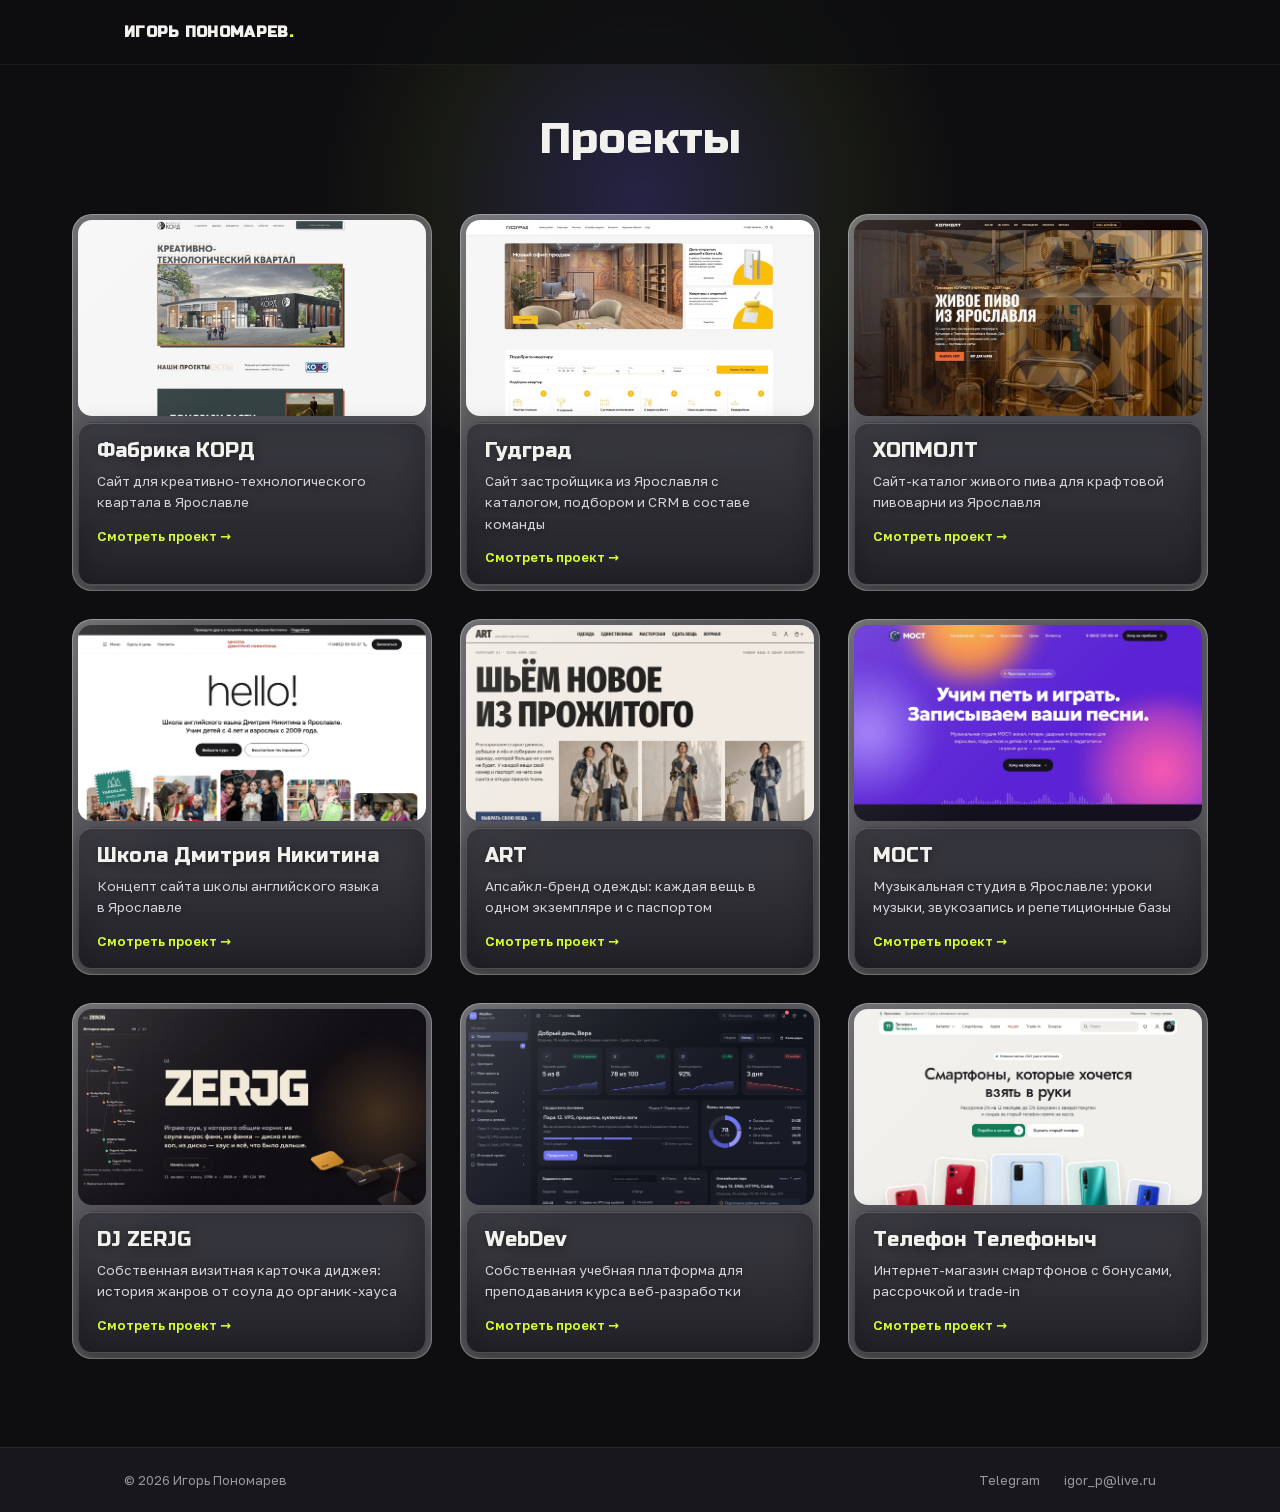
<file: index.html>
<!DOCTYPE html>
<html lang="ru">
<head>
  <meta charset="UTF-8">
  <meta name="viewport" content="width=device-width, initial-scale=1.0">
  <title>Игорь Пономарев — дизайнер</title>
  <script>document.documentElement.classList.add('fonts-pending');</script>
  <meta name="description" content="Портфолио Игоря Пономарева — веб-дизайн и цифровые продукты.">
  <link rel="preload" href="assets/fonts/russo-one-cyrillic.woff2" as="font" type="font/woff2" crossorigin>
  <link rel="preload" href="assets/fonts/golos-text-cyrillic-400.woff2" as="font" type="font/woff2" crossorigin>
  <style>
    @font-face {
      font-family: 'Russo One';
      font-style: normal;
      font-weight: 400;
      font-display: swap;
      src: url("assets/fonts/russo-one-cyrillic.woff2") format("woff2");
      unicode-range: U+0301, U+0400-045F, U+0490-0491, U+04B0-04B1, U+2116;
    }
    @font-face {
      font-family: 'Russo One';
      font-style: normal;
      font-weight: 400;
      font-display: swap;
      src: url("assets/fonts/russo-one-latin.woff2") format("woff2");
      unicode-range: U+0000-00FF, U+0131, U+0152-0153, U+02BB-02BC, U+02C6, U+02DA, U+02DC, U+0304, U+0308, U+0329, U+2000-206F, U+20AC, U+2122, U+2191, U+2193, U+2212, U+2215, U+FEFF, U+FFFD;
    }
    @font-face {
      font-family: 'Golos Text';
      font-style: normal;
      font-weight: 400;
      font-display: swap;
      src: url("assets/fonts/golos-text-cyrillic-400.woff2") format("woff2");
      unicode-range: U+0301, U+0400-045F, U+0490-0491, U+04B0-04B1, U+2116;
    }
    @font-face {
      font-family: 'Golos Text';
      font-style: normal;
      font-weight: 400;
      font-display: swap;
      src: url("assets/fonts/golos-text-latin-400.woff2") format("woff2");
      unicode-range: U+0000-00FF, U+0131, U+0152-0153, U+02BB-02BC, U+02C6, U+02DA, U+02DC, U+0304, U+0308, U+0329, U+2000-206F, U+20AC, U+2122, U+2191, U+2193, U+2212, U+2215, U+FEFF, U+FFFD;
    }
    @font-face {
      font-family: 'Golos Text';
      font-style: normal;
      font-weight: 500;
      font-display: swap;
      src: url("assets/fonts/golos-text-cyrillic-500.woff2") format("woff2");
      unicode-range: U+0301, U+0400-045F, U+0490-0491, U+04B0-04B1, U+2116;
    }
    @font-face {
      font-family: 'Golos Text';
      font-style: normal;
      font-weight: 500;
      font-display: swap;
      src: url("assets/fonts/golos-text-latin-500.woff2") format("woff2");
      unicode-range: U+0000-00FF, U+0131, U+0152-0153, U+02BB-02BC, U+02C6, U+02DA, U+02DC, U+0304, U+0308, U+0329, U+2000-206F, U+20AC, U+2122, U+2191, U+2193, U+2212, U+2215, U+FEFF, U+FFFD;
    }
    @font-face {
      font-family: 'Golos Text';
      font-style: normal;
      font-weight: 600;
      font-display: swap;
      src: url("assets/fonts/golos-text-cyrillic-600.woff2") format("woff2");
      unicode-range: U+0301, U+0400-045F, U+0490-0491, U+04B0-04B1, U+2116;
    }
    @font-face {
      font-family: 'Golos Text';
      font-style: normal;
      font-weight: 600;
      font-display: swap;
      src: url("assets/fonts/golos-text-latin-600.woff2") format("woff2");
      unicode-range: U+0000-00FF, U+0131, U+0152-0153, U+02BB-02BC, U+02C6, U+02DA, U+02DC, U+0304, U+0308, U+0329, U+2000-206F, U+20AC, U+2122, U+2191, U+2193, U+2212, U+2215, U+FEFF, U+FFFD;
    }
    :root {
      --bg: #0e0e11;
      --surface: #17171c;
      --surface-2: #1f1f26;
      --text: #f2f1ee;
      --muted: #9a99a3;
      --accent: #d8ff3e;
      --accent-2: #7b6cff;
      --radius: 20px;
      --font-display: 'Russo One';
      --font-body: 'Golos Text';
      --glass-tint: rgba(235,235,245,.3);
    }
    h1, h2, h3, .logo { font-weight: 400; }
    * { margin: 0; padding: 0; box-sizing: border-box; }
    html.fonts-pending body { opacity: 0; }
    html { background: var(--bg); scroll-behavior: smooth; overflow-x: clip; }
    body {
      background: var(--bg);
      color: var(--text);
      font-family: var(--font-body), system-ui, sans-serif;
      line-height: 1.6;
      -webkit-font-smoothing: antialiased;
      transition: opacity .25s ease;
      min-height: 100dvh; display: flex; flex-direction: column;
      overflow-x: clip;
    }
    .wrap { max-width: 1080px; margin: 0 auto; padding: 0 24px; }
    h1, h2, h3 { font-family: var(--font-display), sans-serif; line-height: 1.2; }
    a { color: inherit; text-decoration: none; }

    /* ---------- nav ---------- */
    nav {
      position: sticky; top: 0; z-index: 10;
      backdrop-filter: blur(14px);
      background: rgba(14,14,17,.75);
      border-bottom: 1px solid rgba(255,255,255,.06);
    }
    nav .wrap { display: flex; align-items: center; justify-content: space-between; height: 64px; gap: 16px; }
    .logo { font-family: var(--font-display); font-weight: 800; font-size: 15px; letter-spacing: .02em; white-space: nowrap; }
    .logo span { color: var(--accent); }
    .nav-links { display: flex; gap: 28px; font-size: 14px; color: var(--muted); }
    .nav-links a:hover { color: var(--text); }

    /* ---------- projects gallery ---------- */
    section { padding: 0 0 88px; scroll-margin-top: 72px; position: relative; flex: 1; display: flex; flex-direction: column; }
    .glow {
      position: absolute; top: -140px; left: 50%;
      width: 780px; height: 540px; border-radius: 50%;
      transform: translateX(-50%);
      background: radial-gradient(circle, rgba(123,108,255,.22), rgba(216,255,62,.05) 44%, transparent 68%);
      pointer-events: none;
    }
    .section-title { font-size: clamp(28px, 4.5vw, 44px); margin-bottom: 0; position: relative; }
    .section-head { padding: 48px 24px; margin: auto 0; text-align: center; position: relative; overflow-x: clip; }

    .projects {
      display: grid; grid-template-columns: repeat(3, 360px);
      justify-content: center;
      gap: 28px; padding: 0 24px; margin-bottom: auto;
    }
    .project {
      position: relative;
      display: flex; flex-direction: column; gap: 6px;
      padding: 6px;
      background: var(--glass-tint);
      backdrop-filter: blur(10px) saturate(1.6);
      border-radius: var(--radius); overflow: hidden;
      box-shadow: inset 0 0 0 1px rgba(255,255,255,.28), inset 0 0 14px rgba(255,255,255,.1);
      opacity: 0; transform: translateY(36px);
      transition: opacity .7s ease, transform .7s ease, box-shadow .25s ease;
    }
    .project[hidden] { display: none; }
    .project.in { opacity: 1; transform: translateY(0); }
    .project.in:hover {
      box-shadow: inset 0 0 0 1px rgba(255,255,255,.45), inset 0 0 18px rgba(255,255,255,.16), 0 28px 70px rgba(0,0,0,.5);
      transform: translateY(-5px) rotate(0deg) !important;
    }
    .project-img {
      width: 100%; aspect-ratio: 16 / 9; height: auto;
      object-fit: cover; object-position: top center;
      border-radius: 14px; display: block; flex-shrink: 0;
    }
    /* liquid glass: specular sheen */
    .project::before {
      content: ''; position: absolute; inset: 0; z-index: 3; pointer-events: none;
      border-radius: var(--radius);
      background: linear-gradient(135deg, rgba(255,255,255,.16) 0%, rgba(255,255,255,.05) 26%, rgba(255,255,255,0) 46%);
    }
    .project-info {
      position: static; margin: 0; flex: 1;
      padding: 16px 18px; display: flex; flex-direction: column; gap: 8px;
      border-radius: 14px;
      background: linear-gradient(180deg, rgba(16,16,22,.62) 0%, rgba(12,12,16,.8) 100%);
      backdrop-filter: blur(18px) saturate(1.5);
      border: 1px solid rgba(255,255,255,.14);
      box-shadow: inset 0 1px 0 rgba(255,255,255,.18), 0 8px 24px rgba(0,0,0,.35);
    }
    .project-info h3 { font-size: 20px; text-shadow: 0 1px 8px rgba(0,0,0,.5); }
    .project-info p { color: #d6d5dd; font-size: 13.5px; text-shadow: 0 1px 6px rgba(0,0,0,.45); }
    .project-link { margin-top: 4px; color: var(--accent); font-weight: 600; font-size: 13px; }
    .project:hover .project-link { text-decoration: underline; text-underline-offset: 4px; }

    /* ---------- facts footer band ---------- */
    .facts-band {
      background: var(--surface);
      border-top: 1px solid rgba(255,255,255,.07);
    }
    .facts-grid {
      display: grid; grid-template-columns: repeat(4, 1fr);
    }
    .fact {
      padding: 44px 32px;
      border-left: 1px solid rgba(255,255,255,.07);
    }
    .fact:first-child { border-left: none; }
    .fact b {
      display: block; font-size: 12px; font-weight: 600;
      text-transform: uppercase; letter-spacing: .12em;
      color: var(--accent); margin-bottom: 12px;
    }
    .fact span { font-family: var(--font-display); font-size: 16px; line-height: 1.45; display: block; }
    .fact a { color: var(--text); }
    .fact a:hover { color: var(--accent); }
    .footer-line {
      border-top: 1px solid rgba(255,255,255,.07);
      padding: 22px 0; font-size: 13px; color: var(--muted);
    }
    .footer-line .wrap { display: flex; justify-content: space-between; gap: 16px; flex-wrap: wrap; }
    .footer-line a:hover { color: var(--accent); }
    .footer-links { display: flex; gap: 24px; }
    .facts-band > .wrap[hidden] + .footer-line { border-top: none; }

    @media (max-width: 1179px) {
      .projects { grid-template-columns: repeat(2, 360px); }
    }
    @media (max-width: 860px) {
      .facts-grid { grid-template-columns: 1fr 1fr; }
      .fact { padding: 28px 24px; }
      .fact:nth-child(3) { border-left: none; }
      .fact:nth-child(n+3) { border-top: 1px solid rgba(255,255,255,.07); }
      .nav-links { gap: 18px; }
      .logo { font-size: 13px; }
    }
    @media (max-width: 819px) {
      .projects { grid-template-columns: min(360px, calc(100vw - 32px)); gap: 22px; }
      .section-head { padding: 32px 16px; }
    }
    @media (max-width: 480px) {
      .facts-grid { grid-template-columns: 1fr; }
      .fact { border-left: none; border-top: 1px solid rgba(255,255,255,.07); }
      .fact:first-child { border-top: none; }
    }
  </style>
</head>
<body>

<nav id="top">
  <div class="wrap">
    <a class="logo" href="index.html">ИГОРЬ ПОНОМАРЕВ<span>.</span></a>
  </div>
</nav>

<section id="works">
  <div class="section-head">
    <div class="glow" aria-hidden="true"></div>
    <h2 class="section-title">Проекты</h2>
  </div>
  <div class="projects">

      <a class="project" href="project.html?p=kord">
        <img class="project-img" src="assets/kord.jpg" alt="Сайт креативно-технологического квартала «Фабрика КОРД»" loading="lazy">
        <div class="project-info">
          <h3>Фабрика КОРД</h3>
          <p>Сайт для креативно-технологического квартала в Ярославле</p>
          <span class="project-link">Смотреть проект →</span>
        </div>
      </a>

      <!-- Цифра скрыта. Чтобы вернуть карточку, уберите атрибут hidden и флаг hidden у cifra в project.html -->
      <a class="project" href="project.html?p=cifra" hidden>
        <img class="project-img" src="assets/platforms/cifra-1.webp" alt="Цифра — сводка производства" loading="lazy">
        <div class="project-info">
          <h3>Цифра</h3>
          <p>SaaS-платформа управления бетонным заводом</p>
          <span class="project-link">Смотреть проект →</span>
        </div>
      </a>

      <a class="project" href="project.html?p=goodgrad">
        <img class="project-img" src="assets/goodgrad.jpg" alt="Сайт застройщика «Гудград» — каталог новостроек Ярославля" loading="lazy">
        <div class="project-info">
          <h3>Гудград</h3>
          <p>Сайт застройщика из Ярославля с каталогом, подбором и CRM в составе команды</p>
          <span class="project-link">Смотреть проект →</span>
        </div>
      </a>

      <a class="project" href="project.html?p=hopmalt">
        <img class="project-img" src="assets/hopmalt.jpg" alt="Сайт крафтовой пивоварни ХОПМОЛТ (HOPMALT) в Ярославле" loading="lazy">
        <div class="project-info">
          <h3>ХОПМОЛТ</h3>
          <p>Сайт-каталог живого пива для крафтовой пивоварни из Ярославля</p>
          <span class="project-link">Смотреть проект →</span>
        </div>
      </a>

      <a class="project" href="project.html?p=school">
        <img class="project-img" src="assets/school/school-1.webp" alt="Школа Дмитрия Никитина — концепт сайта школы английского языка" loading="lazy">
        <div class="project-info">
          <h3>Школа Дмитрия Никитина</h3>
          <p>Концепт сайта школы английского языка в&nbsp;Ярославле</p>
          <span class="project-link">Смотреть проект →</span>
        </div>
      </a>

      <a class="project" href="project.html?p=art">
        <img class="project-img" src="assets/art/art-1.webp" alt="ART — сайт апсайкл-бренда одежды" loading="lazy">
        <div class="project-info">
          <h3>ART</h3>
          <p>Апсайкл-бренд одежды: каждая вещь в одном экземпляре и с паспортом</p>
          <span class="project-link">Смотреть проект →</span>
        </div>
      </a>

      <a class="project" href="project.html?p=most">
        <img class="project-img" src="assets/most/most-1.webp" alt="МОСТ — лендинг музыкальной студии в Ярославле" loading="lazy">
        <div class="project-info">
          <h3>МОСТ</h3>
          <p>Музыкальная студия в Ярославле: уроки музыки, звукозапись и репетиционные базы</p>
          <span class="project-link">Смотреть проект →</span>
        </div>
      </a>

      <a class="project" href="project.html?p=dj">
        <img class="project-img" src="assets/dj/dj-1.webp" alt="DJ ZERJG — визитная карточка с историей жанров" loading="lazy">
        <div class="project-info">
          <h3>DJ ZERJG</h3>
          <p>Собственная визитная карточка диджея: история жанров от соула до органик-хауса</p>
          <span class="project-link">Смотреть проект →</span>
        </div>
      </a>

      <a class="project" href="project.html?p=webdev">
        <img class="project-img" src="assets/webdev/webdev-1.webp" alt="WebDev — учебная платформа курса веб-разработки" loading="lazy">
        <div class="project-info">
          <h3>WebDev</h3>
          <p>Собственная учебная платформа для преподавания курса веб-разработки</p>
          <span class="project-link">Смотреть проект →</span>
        </div>
      </a>

      <a class="project" href="project.html?p=shop">
        <img class="project-img" src="assets/shop/shop-1.webp" alt="Телефон Телефоныч — интернет-магазин смартфонов" loading="lazy">
        <div class="project-info">
          <h3>Телефон Телефоныч</h3>
          <p>Интернет-магазин смартфонов с бонусами, рассрочкой и trade-in</p>
          <span class="project-link">Смотреть проект →</span>
        </div>
      </a>

  </div>
</section>

<footer class="facts-band">
  <!-- блок с фактами скрыт. Чтобы вернуть, уберите атрибут hidden -->
  <div class="wrap" hidden>
    <div class="facts-grid">
      <div class="fact"><b>Локация</b><span>Ярославль, Россия</span></div>
      <div class="fact"><b>Фокус</b><span>UI/UX · Веб-разработка</span></div>
      <div class="fact"><b>Формат</b><span>Проекты и сотрудничество</span></div>
      <div class="fact"><b>Telegram</b><span><a href="https://t.me/zerjg" target="_blank" rel="noopener">@zerjg ↗</a></span></div>
    </div>
  </div>
  <div class="footer-line">
    <div class="wrap">
      <span>© 2026 Игорь Пономарев</span>
      <span class="footer-links">
        <a href="https://t.me/zerjg" target="_blank" rel="noopener">Telegram</a>
        <a href="mailto:igor_p@live.ru">igor_p@live.ru</a>
      </span>
    </div>
  </div>
</footer>

<script>
const io = new IntersectionObserver(entries => {
  entries.forEach(e => { if (e.isIntersecting) { e.target.classList.add("in"); io.unobserve(e.target); } });
}, { threshold: 0.12 });
document.querySelectorAll(".project:not([hidden])").forEach(p => io.observe(p));

// FLIP: плавный перенос карточек при смене числа колонок
const grid = document.querySelector(".projects");
const cards = [...grid.children].filter(c => !c.hidden);
const colCount = () => getComputedStyle(grid).gridTemplateColumns.split(" ").length;
const rects = () => cards.map(c => c.getBoundingClientRect());
let cols = colCount(), saved = rects(), raf = 0;
window.addEventListener("resize", () => {
  cancelAnimationFrame(raf);
  raf = requestAnimationFrame(() => {
    const now = rects();
    const c = colCount();
    if (c !== cols) {
      cards.forEach((card, i) => {
        const a = saved[i], b = now[i];
        const dx = a.left - b.left, dy = a.top - b.top;
        const sx = a.width / b.width, sy = a.height / b.height;
        if (Math.abs(dx) < 1 && Math.abs(dy) < 1 && Math.abs(sx - 1) < .01 && Math.abs(sy - 1) < .01) return;
        card.style.transition = "none";
        card.style.transform = `translate(${dx}px, ${dy}px) scale(${sx}, ${sy})`;
        void card.offsetWidth;
        card.style.transition = "transform .65s cubic-bezier(.22,.9,.26,1)";
        card.style.transform = "";
        card.addEventListener("transitionend", () => { card.style.transition = ""; }, { once: true });
      });
      cols = c;
    }
    saved = now;
  });
});

// show the page only once fonts are ready, with a 1.2s safety timeout
const showPage = () => document.documentElement.classList.remove("fonts-pending");
const fontReady = document.fonts ? document.fonts.ready : Promise.resolve();
Promise.race([fontReady, new Promise(r => setTimeout(r, 1200))]).then(showPage, showPage);
</script>

</body>
</html>
</file>
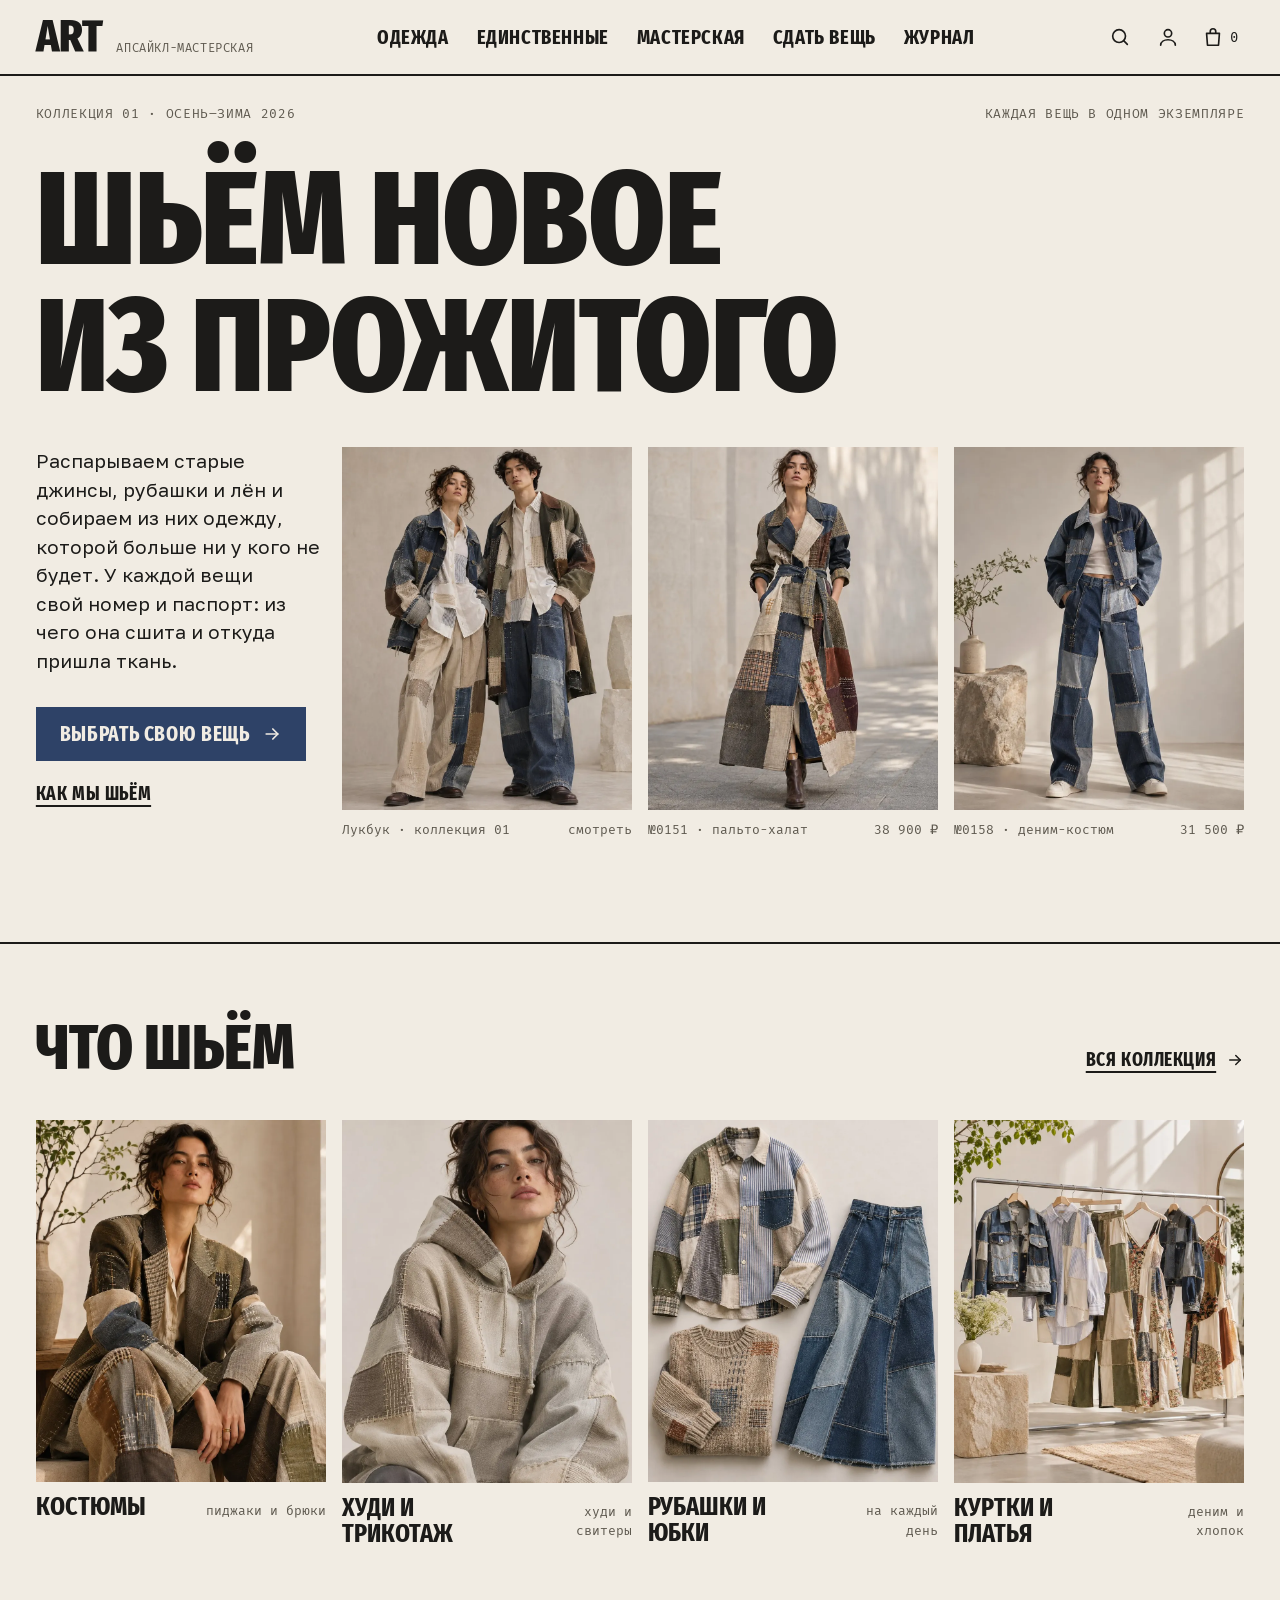
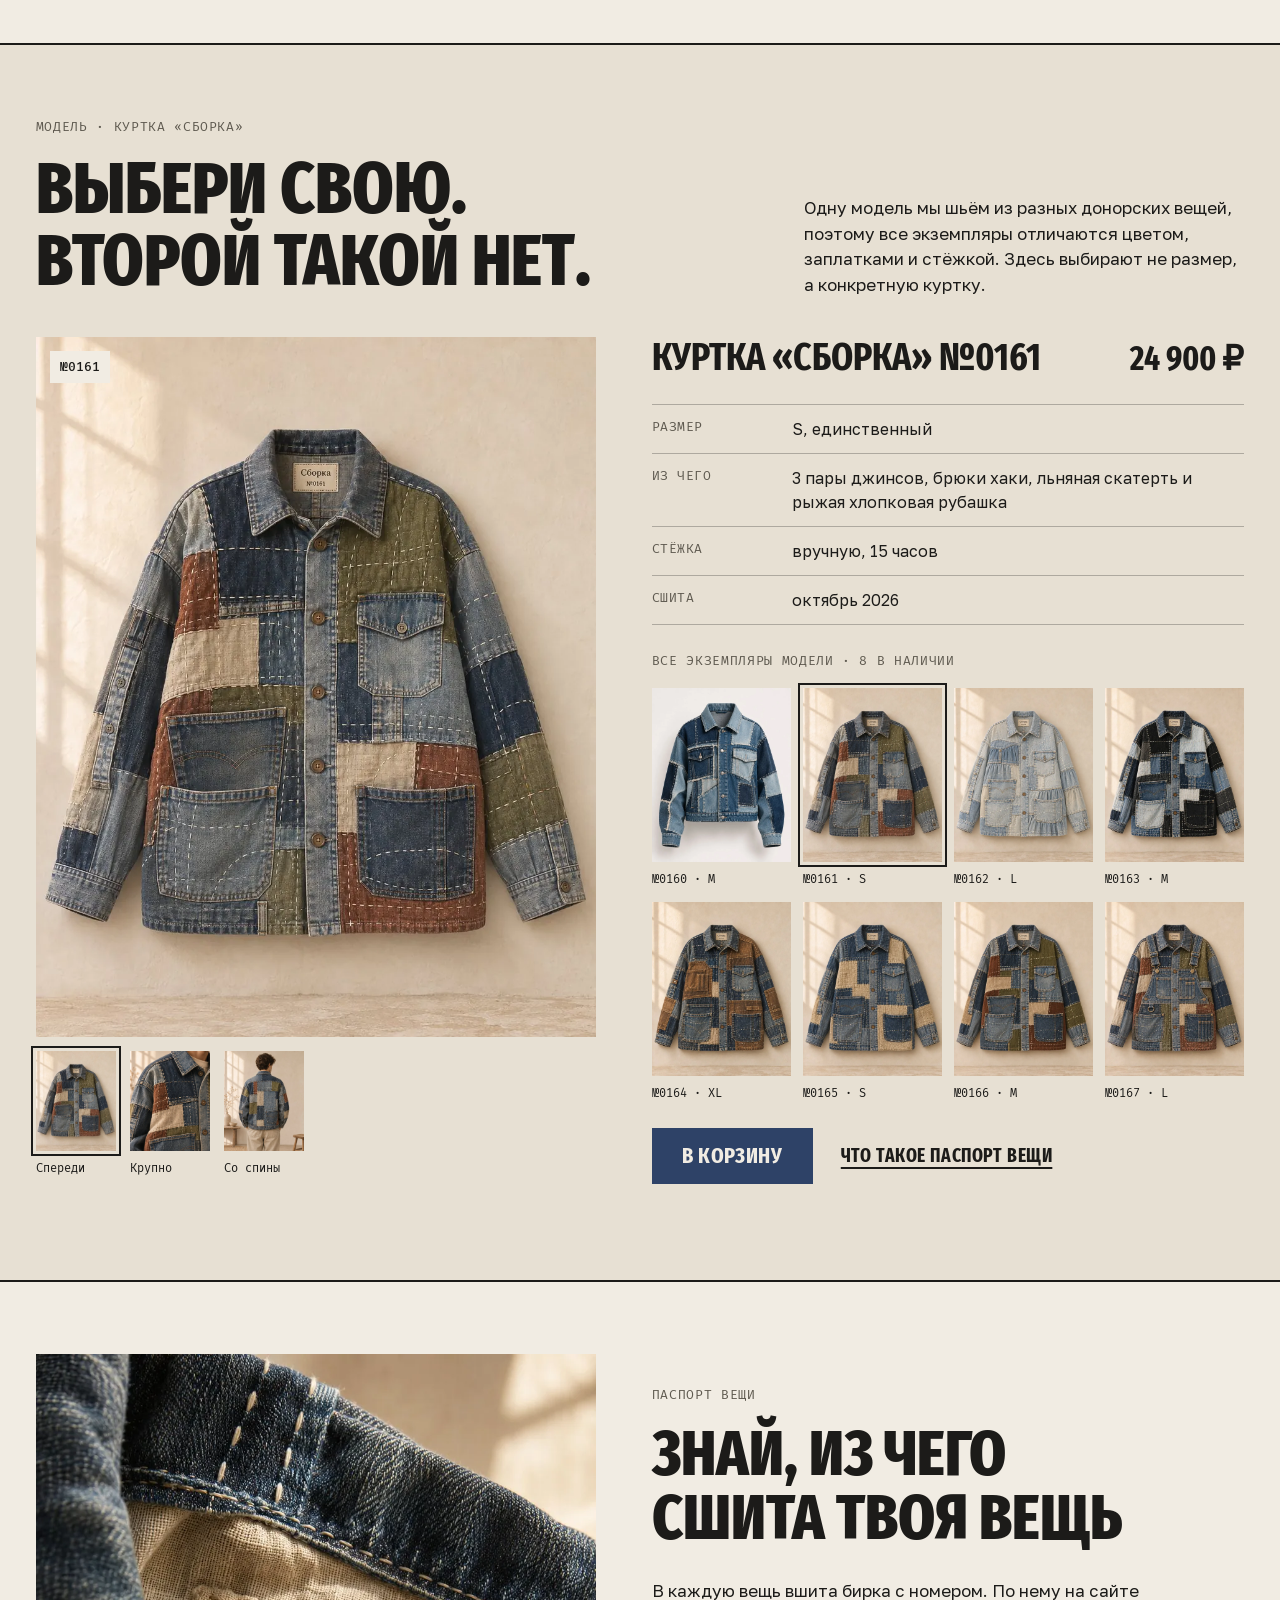
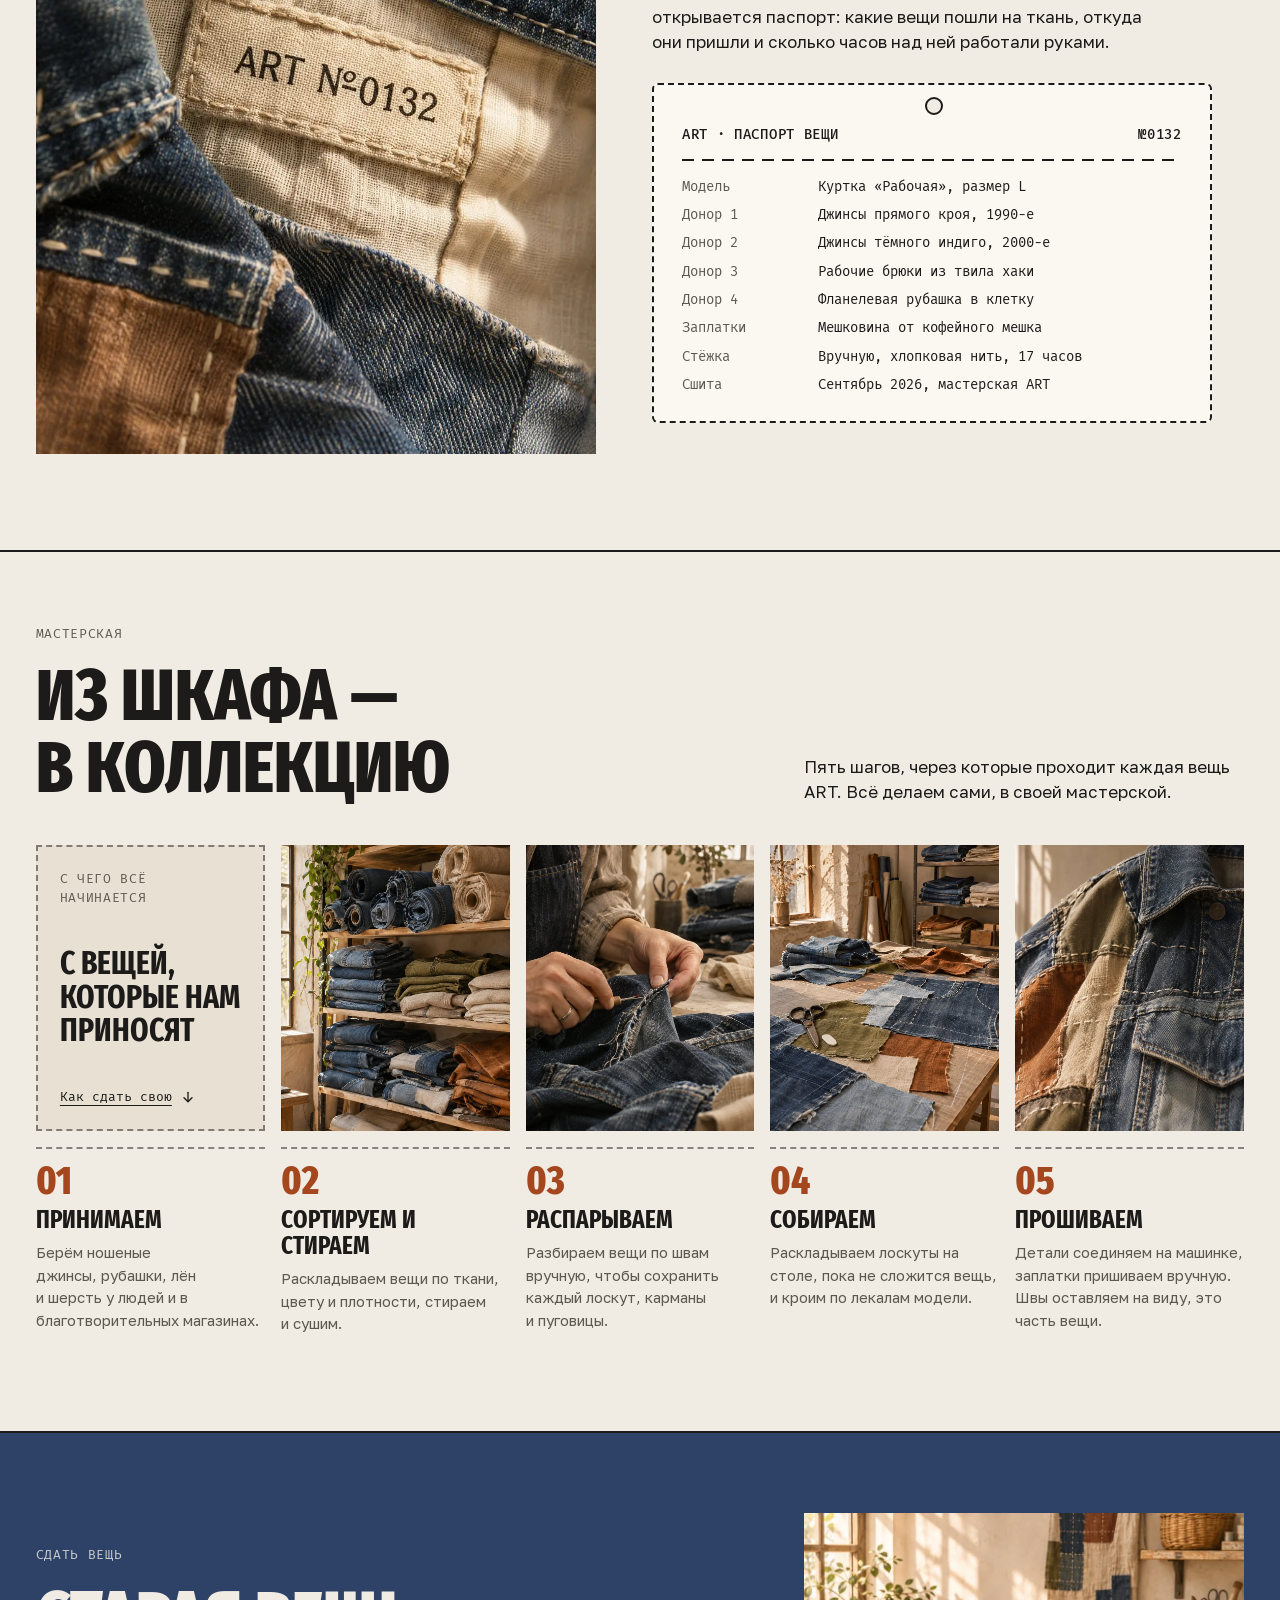
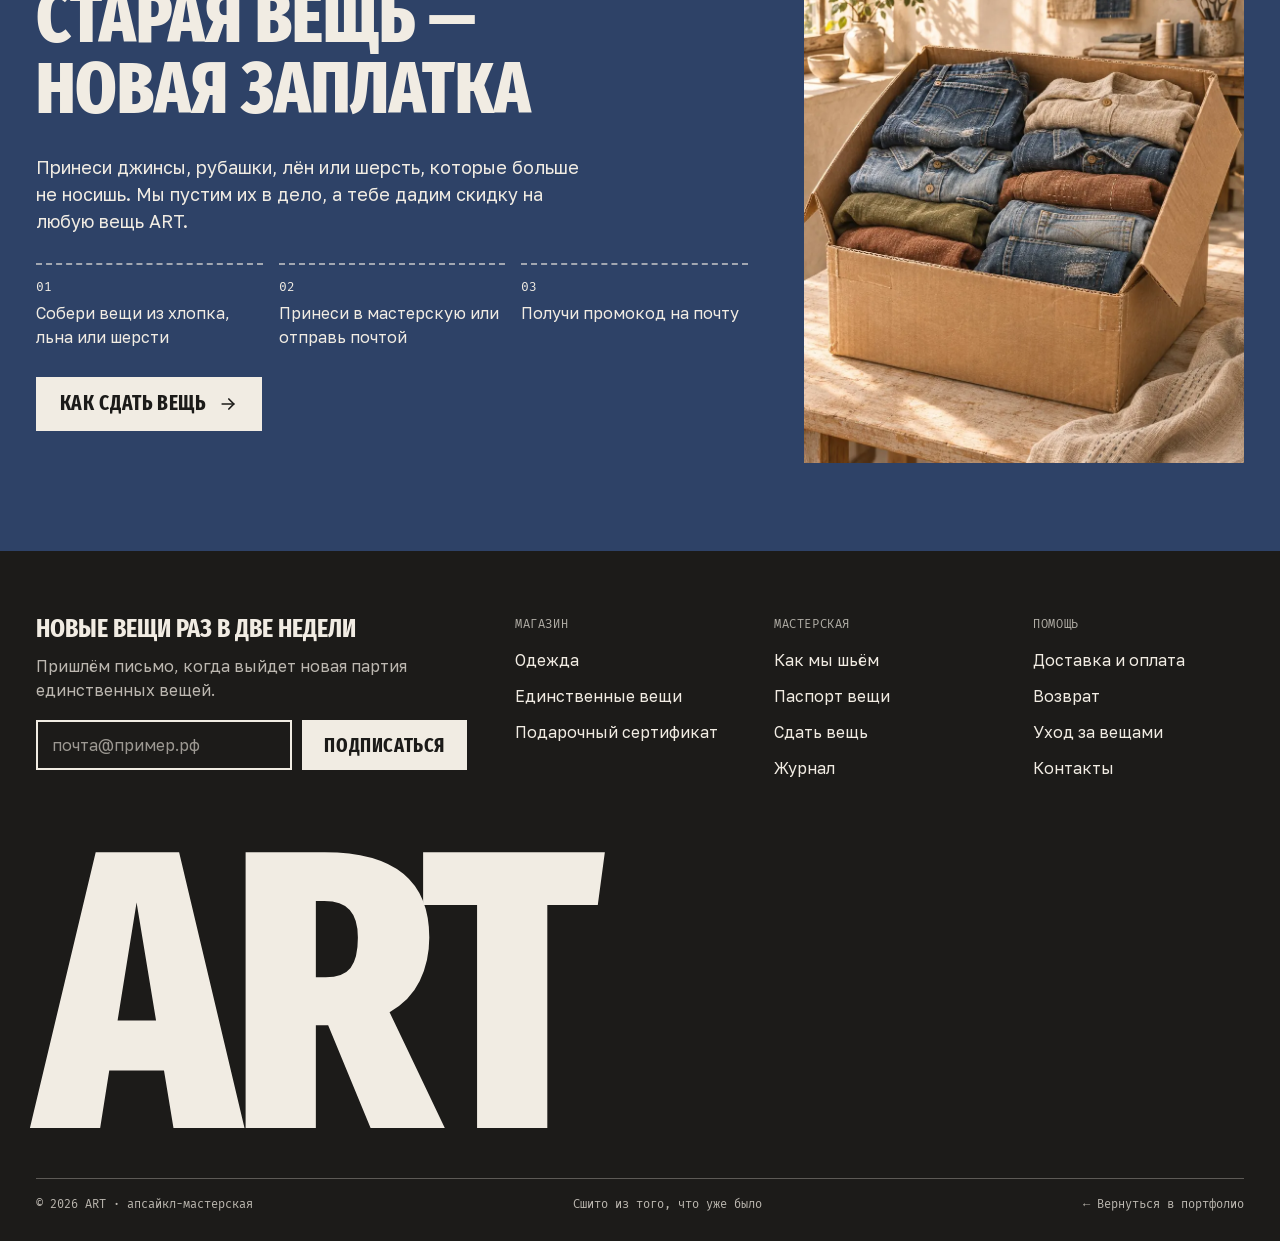
<file: art/index.html>
<!DOCTYPE html>
<html lang="ru">
<head>
<meta charset="UTF-8">
<meta name="viewport" content="width=device-width, initial-scale=1.0">
<title>ART — апсайкл-мастерская одежды</title>
<meta name="description" content="ART шьёт новую одежду из старых джинсов, рубашек и льна. Каждая вещь существует в одном экземпляре и приходит с паспортом.">
<link rel="preload" href="../assets/fonts/art/fira-xc-cyrillic-800.woff2" as="font" type="font/woff2" crossorigin>
<link rel="preload" href="../assets/fonts/golos-text-cyrillic-400.woff2" as="font" type="font/woff2" crossorigin>
<style>
@font-face{font-family:'Fira Sans Extra Condensed';font-style:normal;font-weight:700;font-display:swap;src:url("../assets/fonts/art/fira-xc-cyrillic-700.woff2") format("woff2");unicode-range:U+0301,U+0400-045F,U+0490-0491,U+04B0-04B1,U+2116}
@font-face{font-family:'Fira Sans Extra Condensed';font-style:normal;font-weight:700;font-display:swap;src:url("../assets/fonts/art/fira-xc-latin-700.woff2") format("woff2");unicode-range:U+0000-00FF,U+0131,U+0152-0153,U+02BB-02BC,U+02C6,U+02DA,U+02DC,U+0304,U+0308,U+0329,U+2000-206F,U+20AC,U+2122,U+2191,U+2193,U+2212,U+2215,U+FEFF,U+FFFD}
@font-face{font-family:'Fira Sans Extra Condensed';font-style:normal;font-weight:800;font-display:swap;src:url("../assets/fonts/art/fira-xc-cyrillic-800.woff2") format("woff2");unicode-range:U+0301,U+0400-045F,U+0490-0491,U+04B0-04B1,U+2116}
@font-face{font-family:'Fira Sans Extra Condensed';font-style:normal;font-weight:800;font-display:swap;src:url("../assets/fonts/art/fira-xc-latin-800.woff2") format("woff2");unicode-range:U+0000-00FF,U+0131,U+0152-0153,U+02BB-02BC,U+02C6,U+02DA,U+02DC,U+0304,U+0308,U+0329,U+2000-206F,U+20AC,U+2122,U+2191,U+2193,U+2212,U+2215,U+FEFF,U+FFFD}
@font-face{font-family:'Fira Mono';font-style:normal;font-weight:400;font-display:swap;src:url("../assets/fonts/art/fira-mono-cyrillic-400.woff2") format("woff2");unicode-range:U+0301,U+0400-045F,U+0490-0491,U+04B0-04B1,U+2116}
@font-face{font-family:'Fira Mono';font-style:normal;font-weight:400;font-display:swap;src:url("../assets/fonts/art/fira-mono-latin-400.woff2") format("woff2");unicode-range:U+0000-00FF,U+0131,U+0152-0153,U+02BB-02BC,U+02C6,U+02DA,U+02DC,U+0304,U+0308,U+0329,U+2000-206F,U+20AC,U+2122,U+2191,U+2193,U+2212,U+2215,U+FEFF,U+FFFD}
@font-face{font-family:'Fira Mono';font-style:normal;font-weight:500;font-display:swap;src:url("../assets/fonts/art/fira-mono-cyrillic-500.woff2") format("woff2");unicode-range:U+0301,U+0400-045F,U+0490-0491,U+04B0-04B1,U+2116}
@font-face{font-family:'Fira Mono';font-style:normal;font-weight:500;font-display:swap;src:url("../assets/fonts/art/fira-mono-latin-500.woff2") format("woff2");unicode-range:U+0000-00FF,U+0131,U+0152-0153,U+02BB-02BC,U+02C6,U+02DA,U+02DC,U+0304,U+0308,U+0329,U+2000-206F,U+20AC,U+2122,U+2191,U+2193,U+2212,U+2215,U+FEFF,U+FFFD}
@font-face{font-family:'Golos Text';font-style:normal;font-weight:400;font-display:swap;src:url("../assets/fonts/golos-text-cyrillic-400.woff2") format("woff2");unicode-range:U+0301,U+0400-045F,U+0490-0491,U+04B0-04B1,U+2116}
@font-face{font-family:'Golos Text';font-style:normal;font-weight:400;font-display:swap;src:url("../assets/fonts/golos-text-latin-400.woff2") format("woff2");unicode-range:U+0000-00FF,U+0131,U+0152-0153,U+02BB-02BC,U+02C6,U+02DA,U+02DC,U+0304,U+0308,U+0329,U+2000-206F,U+20AC,U+2122,U+2191,U+2193,U+2212,U+2215,U+FEFF,U+FFFD}
@font-face{font-family:'Golos Text';font-style:normal;font-weight:500;font-display:swap;src:url("../assets/fonts/golos-text-cyrillic-500.woff2") format("woff2");unicode-range:U+0301,U+0400-045F,U+0490-0491,U+04B0-04B1,U+2116}
@font-face{font-family:'Golos Text';font-style:normal;font-weight:500;font-display:swap;src:url("../assets/fonts/golos-text-latin-500.woff2") format("woff2");unicode-range:U+0000-00FF,U+0131,U+0152-0153,U+02BB-02BC,U+02C6,U+02DA,U+02DC,U+0304,U+0308,U+0329,U+2000-206F,U+20AC,U+2122,U+2191,U+2193,U+2212,U+2215,U+FEFF,U+FFFD}

:root{
  --bg:#F1ECE3;--ink:#1C1B19;--muted:#5E594F;--linen:#E7E0D3;--paper:#FBF8F2;--indigo:#2E4267;--rust:#A4471F;
  --display:'Fira Sans Extra Condensed','Arial Narrow',sans-serif;--mono:'Fira Mono',Consolas,monospace;
  --stitch:rgba(28,27,25,.5);--rule:rgba(28,27,25,.28);
}
*{box-sizing:border-box}
html{scroll-behavior:smooth;background:var(--bg)}
body{margin:0;background:var(--bg);color:var(--ink);font:400 16px/1.5 'Golos Text','Segoe UI',Arial,sans-serif;-webkit-font-smoothing:antialiased}
a{color:var(--ink)}
a:hover{color:var(--rust)}
img{display:block;max-width:100%}
.wrap{max-width:1440px;margin:0 auto;padding-left:clamp(16px,2.8vw,40px);padding-right:clamp(16px,2.8vw,40px)}
.sec{border-top:2px solid var(--ink)}
.pad{padding-top:72px;padding-bottom:96px}
.mono{font-family:var(--mono)}
.eyebrow{margin:0 0 18px;font-family:var(--mono);font-size:13px;letter-spacing:.05em;text-transform:uppercase;color:var(--muted)}
.h2{margin:0;font-family:var(--display);font-weight:800;font-size:clamp(44px,5.6vw,84px);line-height:1;text-transform:uppercase}
.h2.sm{font-size:clamp(40px,5vw,72px)}
.lead{margin:0;max-width:440px;font-size:17px;text-wrap:pretty}
.photo{width:100%;height:auto;aspect-ratio:4/5;object-fit:cover}
.btn{display:inline-flex;align-items:center;gap:12px;min-height:54px;padding:0 24px;border:0;background:var(--indigo);color:var(--bg);text-decoration:none;cursor:pointer;font:700 21px/1 var(--display);letter-spacing:.03em;text-transform:uppercase}
.btn:hover{color:var(--bg);background:#24344F}
.btn.light{background:var(--bg);color:var(--ink)}
.btn.light:hover{background:#fff;color:var(--ink)}
.textlink{display:inline-flex;align-items:center;gap:10px;padding:8px 0;font:700 19px/1.2 var(--display);letter-spacing:.03em;text-transform:uppercase;text-decoration-thickness:2px;text-underline-offset:5px}
.head-row{display:flex;flex-wrap:wrap;justify-content:space-between;align-items:flex-end;gap:20px 48px;margin-bottom:40px}
:focus-visible{outline:2px solid var(--ink);outline-offset:3px}

/* header */
.site-head{border-bottom:2px solid var(--ink);background:var(--bg)}
.site-head .wrap{display:flex;flex-wrap:wrap;align-items:center;justify-content:space-between;gap:12px 32px;padding-top:14px;padding-bottom:14px}
.brand{display:flex;align-items:baseline;gap:14px}
.brand a{font:800 46px/1 var(--display);letter-spacing:-.01em;text-decoration:none;color:var(--ink)}
.brand span{font-family:var(--mono);font-size:12px;letter-spacing:.05em;text-transform:uppercase;color:var(--muted)}
.menu{display:flex;gap:0 28px}
.menu a{padding:10px 0;font:700 20px/1.2 var(--display);letter-spacing:.03em;text-transform:uppercase;text-decoration:none;white-space:nowrap}
.tools{display:flex;align-items:center;gap:4px}
.icon-btn{width:44px;height:44px;display:flex;align-items:center;justify-content:center;padding:0;border:0;background:transparent;color:var(--ink);cursor:pointer}
.cart{height:44px;display:flex;align-items:center;gap:6px;padding:0 6px 0 8px;color:var(--ink);text-decoration:none;font-family:var(--mono);font-size:14px}

/* hero */
.hero{padding-top:28px;padding-bottom:88px}
.hero-meta{display:flex;flex-wrap:wrap;justify-content:space-between;gap:6px 24px;font-family:var(--mono);font-size:13px;letter-spacing:.05em;text-transform:uppercase;color:var(--muted)}
.hero h1{margin:32px 0 36px;font:800 clamp(56px,10.4vw,156px)/.96 var(--display);letter-spacing:-.005em;text-transform:uppercase;text-wrap:balance}
.grid4{display:grid;grid-template-columns:repeat(auto-fit,minmax(min(260px,100%),1fr));gap:16px}
.hero-intro{display:flex;flex-direction:column;justify-content:space-between;gap:32px;padding-bottom:40px}
.hero-intro p{margin:0;font-size:19px;text-wrap:pretty}
.hero-intro .cta{display:flex;flex-direction:column;align-items:flex-start;gap:14px}
figure{margin:0}
figcaption{display:flex;justify-content:space-between;gap:12px;margin-top:10px;font-family:var(--mono);font-size:13px;color:var(--muted)}

/* categories */
.tile{display:flex;flex-direction:column;gap:12px;color:var(--ink);text-decoration:none}
.tile:hover{color:var(--ink)}
.tile:hover .photo{filter:brightness(.96)}
.tile-label{display:flex;justify-content:space-between;align-items:baseline;gap:12px}
.tile-label b{font:700 26px/1 var(--display);text-transform:uppercase}
.tile-label span{font-family:var(--mono);font-size:13px;color:var(--muted);text-align:right}

/* picker */
.pick{background:var(--linen)}
.pick-body{display:flex;flex-wrap:wrap;align-items:flex-start;gap:40px 56px}
.pick-media{flex:0 1 560px;min-width:0;display:flex;flex-direction:column;gap:14px}
.pick-main{position:relative}
.badge{position:absolute;top:14px;left:14px;padding:6px 10px;background:var(--bg);font-family:var(--mono);font-size:13px;font-weight:500}
.views{display:flex;flex-wrap:wrap;gap:14px}
.views[hidden]{display:none}
.chip{display:flex;flex-direction:column;gap:8px;padding:0;border:0;background:transparent;color:var(--ink);cursor:pointer;text-align:left;font:inherit}
.chip img{width:100%;height:auto;aspect-ratio:4/5;object-fit:cover;outline:2px solid transparent;outline-offset:3px}
.chip[aria-pressed="true"] img{outline-color:var(--ink)}
.chip span{font-family:var(--mono);font-size:12px}
.views .chip{width:80px}
.pick-info{flex:1 1 420px;min-width:0;display:flex;flex-direction:column;gap:26px}
.pick-title{display:flex;flex-wrap:wrap;justify-content:space-between;align-items:baseline;gap:8px 24px}
.pick-title h3{margin:0;font:700 clamp(30px,3vw,42px)/1.05 var(--display);text-transform:uppercase}
.pick-title .price{font:700 34px/1 var(--display)}
.specs{margin:0;display:grid;grid-template-columns:minmax(0,140px) minmax(0,1fr);border-bottom:1px solid var(--rule)}
.specs dt,.specs dd{margin:0;padding:12px 0;border-top:1px solid var(--rule)}
.specs dt{font-family:var(--mono);font-size:13px;letter-spacing:.04em;text-transform:uppercase;color:var(--muted)}
.pieces{display:grid;grid-template-columns:repeat(4,minmax(0,1fr));gap:14px 12px}
.pick-actions{display:flex;flex-wrap:wrap;align-items:center;gap:12px 28px}
.pick-actions .btn{min-height:56px;padding:0 30px;font-size:22px}

/* passport */
.split{display:flex;flex-wrap:wrap;align-items:center;gap:40px 56px}
.split > .media{flex:0 1 560px;min-width:0}
.split > .text{flex:1 1 420px;min-width:0;display:flex;flex-direction:column;gap:28px}
.split .text > p{margin:0;max-width:520px;font-size:17px;text-wrap:pretty}
.tag{position:relative;max-width:560px;padding:40px 28px 26px;background:var(--paper);border:2px dashed var(--ink);border-radius:6px;font-family:var(--mono);font-size:14px;line-height:1.45}
.tag::before{content:"";position:absolute;top:12px;left:50%;width:14px;height:14px;margin-left:-7px;border:2px solid var(--ink);border-radius:50%;background:var(--bg)}
.tag-head{display:flex;justify-content:space-between;gap:16px;font-weight:500;letter-spacing:.05em;text-transform:uppercase}
.tag-stitch{height:2px;margin:14px 0 16px;background:repeating-linear-gradient(90deg,var(--ink) 0 12px,transparent 12px 20px)}
.tag dl{margin:0;display:grid;grid-template-columns:minmax(0,120px) minmax(0,1fr);gap:8px 16px}
.tag dt{color:var(--muted)}
.tag dd{margin:0}

/* process */
.steps{margin:0;padding:0;list-style:none;display:grid;grid-template-columns:repeat(auto-fit,minmax(min(220px,100%),1fr));gap:36px 16px}
.steps li{display:flex;flex-direction:column;gap:16px}
.step-start{display:flex;flex-direction:column;justify-content:space-between;gap:16px;aspect-ratio:4/5;padding:22px;background:var(--linen);border:2px dashed var(--stitch);color:var(--ink);text-decoration:none}
.step-start:hover{color:var(--ink);background:#DFD7C8}
.step-start small{font-family:var(--mono);font-size:13px;letter-spacing:.05em;text-transform:uppercase;color:var(--muted)}
.step-start b{font:700 32px/1.05 var(--display);text-transform:uppercase;text-wrap:balance}
.step-start span{display:inline-flex;align-items:center;gap:8px;font-family:var(--mono);font-size:13px;text-decoration:underline;text-underline-offset:4px}
.step-text{display:flex;flex-direction:column;gap:8px;padding-top:14px;border-top:2px dashed var(--stitch)}
.step-text .num{font:800 40px/.9 var(--display);color:var(--rust)}
.step-text h3{margin:0;font:700 25px/1.05 var(--display);text-transform:uppercase}
.step-text p{margin:0;font-size:15px;color:var(--muted);text-wrap:pretty}

/* trade-in */
.trade{background:var(--indigo);color:var(--bg);border-top:2px solid var(--ink)}
.trade .wrap{padding-top:80px;padding-bottom:88px}
.trade .eyebrow{color:rgba(241,236,227,.82)}
.trade .split > .text{flex:1 1 480px}
.trade .split > .media{flex:0 1 440px}
.trade .split .text > p{font-size:18px;max-width:560px}
.trade-steps{margin:0;padding:0;list-style:none;display:grid;grid-template-columns:repeat(auto-fit,minmax(min(170px,100%),1fr));gap:16px}
.trade-steps li{padding-top:12px;border-top:2px dashed rgba(241,236,227,.6)}
.trade-steps span{display:block;margin-bottom:4px;font-family:var(--mono);font-size:13px}
.trade .btn{align-self:flex-start}

/* footer */
.foot{background:var(--ink);color:var(--bg)}
.foot .wrap{padding-top:64px;padding-bottom:28px}
.foot a{color:var(--bg);text-decoration:none}
.foot a:hover{color:#fff;text-decoration:underline}
.foot-cols{display:flex;flex-wrap:wrap;gap:40px 48px}
.subscribe{flex:1 1 380px;min-width:0;margin:0;display:flex;flex-direction:column;gap:12px}
.subscribe label{font:700 26px/1.05 var(--display);text-transform:uppercase}
.subscribe p{margin:0;max-width:420px;color:rgba(241,236,227,.75)}
.subscribe .row{display:flex;flex-wrap:wrap;gap:10px;margin-top:6px}
.subscribe input{flex:1 1 220px;min-width:0;min-height:50px;padding:0 14px;background:transparent;border:2px solid var(--bg);color:var(--bg);font:inherit}
.subscribe input::placeholder{color:rgba(241,236,227,.6)}
.subscribe .btn{min-height:50px;padding:0 22px;font-size:20px}
.foot nav{flex:1 1 160px;display:flex;flex-direction:column;gap:2px}
.foot nav p{margin:0 0 8px;font-family:var(--mono);font-size:12px;letter-spacing:.05em;text-transform:uppercase;color:rgba(241,236,227,.7)}
.foot nav a{padding:5px 0}
.wordmark{margin:56px 0 0;font:800 clamp(120px,31vw,448px)/.78 var(--display);letter-spacing:-.02em}
.foot-bottom{display:flex;flex-wrap:wrap;justify-content:space-between;gap:8px 24px;margin-top:28px;padding-top:16px;border-top:1px solid rgba(241,236,227,.3);font-family:var(--mono);font-size:12px;color:rgba(241,236,227,.75)}
.foot-bottom a{color:rgba(241,236,227,.75)}

@media (max-width:760px){
  .site-head .wrap{display:grid;grid-template-columns:1fr auto;gap:4px 12px}
  .brand a{font-size:40px}
  .brand span{display:none}
  .menu{grid-column:1 / -1;grid-row:2;overflow-x:auto;gap:0 22px;margin:0 calc(-1 * clamp(16px,2.8vw,40px));padding:0 clamp(16px,2.8vw,40px);scrollbar-width:none}
  .menu::-webkit-scrollbar{display:none}
  .menu a{font-size:18px}
  .pad{padding-top:56px;padding-bottom:72px}
  .hero{padding-bottom:64px}
  .hero h1{margin:24px 0 28px}
  .head-row{margin-bottom:28px}
  .pieces{gap:12px 10px}
  .specs{grid-template-columns:minmax(0,110px) minmax(0,1fr)}
  .step-start{aspect-ratio:auto;min-height:220px}
  .tag{padding:40px 20px 22px}
  .tag dl{grid-template-columns:minmax(0,96px) minmax(0,1fr)}
  .trade .wrap{padding-top:56px;padding-bottom:64px}
}
@media (prefers-reduced-motion:reduce){html{scroll-behavior:auto}}
</style>
</head>
<body>

<header class="site-head">
  <div class="wrap">
    <div class="brand">
      <a href="#top" aria-label="ART — на главную">ART</a>
      <span>апсайкл-мастерская</span>
    </div>
    <nav class="menu" aria-label="Основное меню">
      <a href="#cat">Одежда</a>
      <a href="#pick">Единственные</a>
      <a href="#process">Мастерская</a>
      <a href="#tradein">Сдать вещь</a>
      <a href="#journal">Журнал</a>
    </nav>
    <div class="tools">
      <button type="button" class="icon-btn" aria-label="Поиск"><svg width="22" height="22" viewBox="0 0 24 24" fill="none" stroke="currentColor" stroke-width="1.8" stroke-linecap="round" aria-hidden="true"><circle cx="11" cy="11" r="7"/><path d="M20 20l-4-4"/></svg></button>
      <a class="icon-btn" href="#account" aria-label="Войти в аккаунт"><svg width="22" height="22" viewBox="0 0 24 24" fill="none" stroke="currentColor" stroke-width="1.8" stroke-linecap="round" aria-hidden="true"><circle cx="12" cy="8" r="4"/><path d="M4 21c0-4 4-6 8-6s8 2 8 6"/></svg></a>
      <a class="cart" href="#cart" aria-label="Корзина, вещей: 0"><svg width="22" height="22" viewBox="0 0 24 24" fill="none" stroke="currentColor" stroke-width="1.8" stroke-linejoin="round" aria-hidden="true"><path d="M5 8h14l-1 13H6L5 8z"/><path d="M9 8V6a3 3 0 0 1 6 0v2"/></svg><span id="cartCount">0</span></a>
    </div>
  </div>
</header>

<main>
<section id="top" class="hero wrap" aria-labelledby="hero-title">
  <div class="hero-meta"><span>Коллекция 01 · осень–зима 2026</span><span>Каждая вещь в одном экземпляре</span></div>
  <h1 id="hero-title">Шьём новое<br>из прожитого</h1>
  <div class="grid4">
    <div class="hero-intro">
      <p>Распарываем старые джинсы, рубашки и лён и собираем из них одежду, которой больше ни у кого не будет. У каждой вещи свой номер и паспорт: из чего она сшита и откуда пришла ткань.</p>
      <div class="cta">
        <a class="btn" href="#pick">Выбрать свою вещь<svg width="20" height="20" viewBox="0 0 24 24" fill="none" stroke="currentColor" stroke-width="2" stroke-linecap="round" stroke-linejoin="round" aria-hidden="true"><path d="M5 12h14"/><path d="M13 6l6 6-6 6"/></svg></a>
        <a class="textlink" href="#process">Как мы шьём</a>
      </div>
    </div>
    <figure>
      <img class="photo" src="../assets/art/img/duo.webp" width="900" height="1125" alt="Двое моделей в пэчворк-куртках, рубашках и широких брюках из переработанного денима и льна">
      <figcaption><span>Лукбук · коллекция 01</span><span>смотреть</span></figcaption>
    </figure>
    <figure>
      <img class="photo" src="../assets/art/img/coat-walk.webp" width="900" height="1125" alt="Модель в длинном пальто с поясом, собранном из денима, льна, клетки и цветочной ткани">
      <figcaption><span>№0151 · пальто-халат</span><span>38 900 ₽</span></figcaption>
    </figure>
    <figure>
      <img class="photo" src="../assets/art/img/denim-set.webp" width="900" height="1125" alt="Модель в укороченной куртке и широких джинсах, собранных из лоскутов денима разных оттенков">
      <figcaption><span>№0158 · деним-костюм</span><span>31 500 ₽</span></figcaption>
    </figure>
  </div>
</section>

<section id="cat" class="sec" aria-labelledby="cat-title">
  <div class="wrap pad">
    <div class="head-row">
      <h2 id="cat-title" class="h2 sm">Что шьём</h2>
      <a class="textlink" href="#catalog">Вся коллекция<svg width="18" height="18" viewBox="0 0 24 24" fill="none" stroke="currentColor" stroke-width="2" stroke-linecap="round" stroke-linejoin="round" aria-hidden="true"><path d="M5 12h14"/><path d="M13 6l6 6-6 6"/></svg></a>
    </div>
    <div class="grid4">
      <a class="tile" href="#catalog"><img class="photo" src="../assets/art/img/suit.webp" width="900" height="1125" loading="lazy" alt="Пэчворк-костюм из льна, твида и денима с ручной стёжкой"><span class="tile-label"><b>Костюмы</b><span>пиджаки и брюки</span></span></a>
      <a class="tile" href="#catalog"><img class="photo" src="../assets/art/img/hoodie.webp" width="900" height="1125" loading="lazy" alt="Худи из лоскутов светлого льна и хлопка с крупной ручной стёжкой"><span class="tile-label"><b>Худи и трикотаж</b><span>худи и свитеры</span></span></a>
      <a class="tile" href="#catalog"><img class="photo" src="../assets/art/img/flatlay.webp" width="900" height="1125" loading="lazy" alt="Пэчворк-рубашка, свитер с вышивкой и джинсовая юбка, разложенные на светлом фоне"><span class="tile-label"><b>Рубашки и юбки</b><span>на каждый день</span></span></a>
      <a class="tile" href="#catalog"><img class="photo" src="../assets/art/img/rack.webp" width="900" height="1125" loading="lazy" alt="Вешалка с пэчворк-куртками, рубашкой, брюками и сарафанами в светлом шоуруме"><span class="tile-label"><b>Куртки и платья</b><span>деним и хлопок</span></span></a>
    </div>
  </div>
</section>

<section id="pick" class="sec pick" aria-labelledby="pick-title">
  <div class="wrap pad">
    <div class="head-row">
      <div>
        <p class="eyebrow">Модель · куртка «Сборка»</p>
        <h2 id="pick-title" class="h2">Выбери свою.<br>Второй такой нет.</h2>
      </div>
      <p class="lead">Одну модель мы шьём из разных донорских вещей, поэтому все экземпляры отличаются цветом, заплатками и стёжкой. Здесь выбирают не размер, а конкретную куртку.</p>
    </div>
    <div class="pick-body">
      <div class="pick-media">
        <div class="pick-main">
          <img id="pickImg" class="photo" src="../assets/art/img/v0161.webp" width="900" height="1125" loading="lazy" alt="Куртка «Сборка» №0161, вид спереди">
          <span class="badge" id="pickBadge">№0161</span>
        </div>
        <div class="views" id="pickViews" aria-label="Ракурсы"></div>
      </div>
      <div class="pick-info">
        <div class="pick-title">
          <h3 id="pickName" aria-live="polite">Куртка «Сборка» №0161</h3>
          <span class="price">24 900 ₽</span>
        </div>
        <dl class="specs">
          <dt>Размер</dt><dd id="pickSize">S, единственный</dd>
          <dt>Из чего</dt><dd id="pickDonors">3 пары джинсов, брюки хаки, льняная скатерть и рыжая хлопковая рубашка</dd>
          <dt>Стёжка</dt><dd id="pickHours">вручную, 15 часов</dd>
          <dt>Сшита</dt><dd id="pickMade">октябрь 2026</dd>
        </dl>
        <div>
          <p class="eyebrow">Все экземпляры модели · 8 в наличии</p>
          <div class="pieces" id="pickPieces"></div>
        </div>
        <div class="pick-actions">
          <button type="button" class="btn" id="addToCart">В корзину</button>
          <a class="textlink" href="#passport">Что такое паспорт вещи</a>
        </div>
      </div>
    </div>
  </div>
</section>

<section id="passport" class="sec" aria-labelledby="passport-title">
  <div class="wrap pad split">
    <div class="media">
      <img class="photo" src="../assets/art/img/label-0132.webp" width="900" height="1125" loading="lazy" alt="Льняная бирка «ART №0132», пришитая вручную под воротником джинсовой куртки">
    </div>
    <div class="text">
      <div>
        <p class="eyebrow">Паспорт вещи</p>
        <h2 id="passport-title" class="h2 sm">Знай, из чего<br>сшита твоя вещь</h2>
      </div>
      <p>В каждую вещь вшита бирка с номером. По нему на сайте открывается паспорт: какие вещи пошли на ткань, откуда они пришли и сколько часов над ней работали руками.</p>
      <div class="tag">
        <div class="tag-head"><span>ART · паспорт вещи</span><span>№0132</span></div>
        <div class="tag-stitch" aria-hidden="true"></div>
        <dl>
          <dt>Модель</dt><dd>Куртка «Рабочая», размер L</dd>
          <dt>Донор 1</dt><dd>Джинсы прямого кроя, 1990-е</dd>
          <dt>Донор 2</dt><dd>Джинсы тёмного индиго, 2000-е</dd>
          <dt>Донор 3</dt><dd>Рабочие брюки из твила хаки</dd>
          <dt>Донор 4</dt><dd>Фланелевая рубашка в клетку</dd>
          <dt>Заплатки</dt><dd>Мешковина от кофейного мешка</dd>
          <dt>Стёжка</dt><dd>Вручную, хлопковая нить, 17 часов</dd>
          <dt>Сшита</dt><dd>Сентябрь 2026, мастерская ART</dd>
        </dl>
      </div>
    </div>
  </div>
</section>

<section id="process" class="sec" aria-labelledby="process-title">
  <div class="wrap pad">
    <div class="head-row">
      <div>
        <p class="eyebrow">Мастерская</p>
        <h2 id="process-title" class="h2">Из шкафа —<br>в коллекцию</h2>
      </div>
      <p class="lead">Пять шагов, через которые проходит каждая вещь ART. Всё делаем сами, в своей мастерской.</p>
    </div>
    <ol class="steps">
      <li>
        <a class="step-start" href="#tradein">
          <small>С чего всё начинается</small>
          <b>С вещей, которые нам приносят</b>
          <span>Как сдать свою<svg width="16" height="16" viewBox="0 0 24 24" fill="none" stroke="currentColor" stroke-width="2" stroke-linecap="round" stroke-linejoin="round" aria-hidden="true"><path d="M12 5v14"/><path d="M6 13l6 6 6-6"/></svg></span>
        </a>
        <div class="step-text"><span class="num">01</span><h3>Принимаем</h3><p>Берём ношеные джинсы, рубашки, лён и шерсть у людей и в благотворительных магазинах.</p></div>
      </li>
      <li>
        <img class="photo" src="../assets/art/img/step-sort.webp" width="900" height="1125" loading="lazy" alt="Стеллаж мастерской: стопки и рулоны джинсов, льна, оливкового и рыжего хлопка, разложенные по цветам">
        <div class="step-text"><span class="num">02</span><h3>Сортируем и стираем</h3><p>Раскладываем вещи по ткани, цвету и плотности, стираем и сушим.</p></div>
      </li>
      <li>
        <img class="photo" src="../assets/art/img/step-rip.webp" width="900" height="1125" loading="lazy" alt="Руки мастера распарывают шов старых джинсов вспарывателем">
        <div class="step-text"><span class="num">03</span><h3>Распарываем</h3><p>Разбираем вещи по швам вручную, чтобы сохранить каждый лоскут, карманы и пуговицы.</p></div>
      </li>
      <li>
        <img class="photo" src="../assets/art/img/step-cut.webp" width="900" height="1125" loading="lazy" alt="Раскройный стол с разложенными лоскутами денима, оливкового и рыжего льна, ножницами и мелом">
        <div class="step-text"><span class="num">04</span><h3>Собираем</h3><p>Раскладываем лоскуты на столе, пока не сложится вещь, и кроим по лекалам модели.</p></div>
      </li>
      <li>
        <img class="photo" src="../assets/art/img/step-stitch.webp" width="900" height="1125" loading="lazy" alt="Крупный план куртки: заплатки из денима, льна, рыжего и оливкового хлопка, прошитые вручную светлой нитью">
        <div class="step-text"><span class="num">05</span><h3>Прошиваем</h3><p>Детали соединяем на машинке, заплатки пришиваем вручную. Швы оставляем на виду, это часть вещи.</p></div>
      </li>
    </ol>
  </div>
</section>

<section id="tradein" class="trade" aria-labelledby="trade-title">
  <div class="wrap split">
    <div class="text">
      <div>
        <p class="eyebrow">Сдать вещь</p>
        <h2 id="trade-title" class="h2">Старая вещь —<br>новая заплатка</h2>
      </div>
      <p>Принеси джинсы, рубашки, лён или шерсть, которые больше не носишь. Мы пустим их в дело, а тебе дадим скидку на любую вещь ART.</p>
      <ol class="trade-steps">
        <li><span>01</span>Собери вещи из хлопка, льна или шерсти</li>
        <li><span>02</span>Принеси в мастерскую или отправь почтой</li>
        <li><span>03</span>Получи промокод на почту</li>
      </ol>
      <a class="btn light" href="#tradein">Как сдать вещь<svg width="20" height="20" viewBox="0 0 24 24" fill="none" stroke="currentColor" stroke-width="2" stroke-linecap="round" stroke-linejoin="round" aria-hidden="true"><path d="M5 12h14"/><path d="M13 6l6 6-6 6"/></svg></a>
    </div>
    <div class="media">
      <img class="photo" src="../assets/art/img/tradein-box.webp" width="900" height="1125" loading="lazy" alt="Картонная коробка со сданными вещами: сложенные джинсы, джинсовые и льняные рубашки, рыжий и оливковый трикотаж">
    </div>
  </div>
</section>
</main>

<footer class="foot">
  <div class="wrap">
    <div class="foot-cols">
      <form class="subscribe" onsubmit="return false">
        <label for="footerEmail">Новые вещи раз в две недели</label>
        <p>Пришлём письмо, когда выйдет новая партия единственных вещей.</p>
        <div class="row">
          <input id="footerEmail" type="email" placeholder="почта@пример.рф" autocomplete="email">
          <button type="submit" class="btn light">Подписаться</button>
        </div>
      </form>
      <nav aria-label="Магазин">
        <p>Магазин</p>
        <a href="#cat">Одежда</a>
        <a href="#pick">Единственные вещи</a>
        <a href="#gift">Подарочный сертификат</a>
      </nav>
      <nav aria-label="Мастерская">
        <p>Мастерская</p>
        <a href="#process">Как мы шьём</a>
        <a href="#passport">Паспорт вещи</a>
        <a href="#tradein">Сдать вещь</a>
        <a href="#journal">Журнал</a>
      </nav>
      <nav aria-label="Помощь">
        <p>Помощь</p>
        <a href="#delivery">Доставка и оплата</a>
        <a href="#returns">Возврат</a>
        <a href="#care">Уход за вещами</a>
        <a href="#contacts">Контакты</a>
      </nav>
    </div>
    <p class="wordmark" aria-hidden="true">ART</p>
    <div class="foot-bottom">
      <span>© 2026 ART · апсайкл-мастерская</span>
      <span>Сшито из того, что уже было</span>
      <a href="../project.html?p=art">← Вернуться в портфолио</a>
    </div>
  </div>
</footer>

<script>
(function () {
  var IMG = '../assets/art/img/';
  function front(file) { return [{ src: IMG + file, label: 'Спереди', alt: 'вид спереди' }]; }
  var PIECES = [
    { id: '0160', size: 'M', donors: '5 пар джинсов разных лет и оттенков', hours: 14, made: 'октябрь 2026', views: front('v0160.webp') },
    { id: '0161', size: 'S', donors: '3 пары джинсов, брюки хаки, льняная скатерть и рыжая хлопковая рубашка', hours: 15, made: 'октябрь 2026', views: [
      { src: IMG + 'v0161.webp', label: 'Спереди', alt: 'вид спереди' },
      { src: IMG + 'v0161-close.webp', label: 'Крупно', alt: 'крупный план заплаток и ручной стёжки' },
      { src: IMG + 'v0161-back.webp', label: 'Со спины', alt: 'вид со спины на модели' }
    ] },
    { id: '0162', size: 'L', donors: '3 пары светлых джинсов и ярусная джинсовая юбка', hours: 13, made: 'октябрь 2026', views: front('v0162.webp') },
    { id: '0163', size: 'M', donors: '6 пар джинсов, от светлых до почти чёрных', hours: 16, made: 'ноябрь 2026', views: front('v0163.webp') },
    { id: '0164', size: 'XL', donors: '4 пары джинсов и коричневая рабочая куртка', hours: 15, made: 'ноябрь 2026', views: front('v0164.webp') },
    { id: '0165', size: 'S', donors: '3 пары джинсов и мешковина от кофейных мешков', hours: 12, made: 'ноябрь 2026', views: front('v0165.webp') },
    { id: '0166', size: 'M', donors: '4 пары джинсов и вельветовые брюки трёх цветов', hours: 14, made: 'ноябрь 2026', views: front('v0166.webp') },
    { id: '0167', size: 'L', donors: '4 пары джинсов и джинсовый комбинезон', hours: 15, made: 'ноябрь 2026', views: front('v0167.webp') }
  ];
  var state = { id: '0161', view: 0 };
  var cart = {};
  var $ = function (id) { return document.getElementById(id); };
  var piecesBox = $('pickPieces');
  var viewsBox = $('pickViews');
  var addBtn = $('addToCart');

  function chip(src, label, aria, onClick) {
    var b = document.createElement('button');
    b.type = 'button';
    b.className = 'chip';
    b.setAttribute('aria-label', aria);
    var img = document.createElement('img');
    img.src = src; img.alt = ''; img.loading = 'lazy'; img.width = 900; img.height = 1125;
    var span = document.createElement('span');
    span.textContent = label;
    b.appendChild(img); b.appendChild(span);
    b.addEventListener('click', onClick);
    return b;
  }
  function current() { return PIECES.filter(function (x) { return x.id === state.id; })[0]; }
  function press(box, isOn) {
    Array.prototype.forEach.call(box.children, function (el, i) { el.setAttribute('aria-pressed', isOn(i) ? 'true' : 'false'); });
  }

  PIECES.forEach(function (x) {
    piecesBox.appendChild(chip(x.views[0].src, '№' + x.id + ' · ' + x.size, 'Экземпляр №' + x.id + ', размер ' + x.size, function () {
      if (state.id === x.id) return;
      state = { id: x.id, view: 0 };
      buildViews();
      render();
    }));
  });

  function buildViews() {
    var p = current();
    viewsBox.textContent = '';
    viewsBox.hidden = p.views.length < 2;
    p.views.forEach(function (w, i) {
      viewsBox.appendChild(chip(w.src, w.label, w.label, function () {
        state.view = i;
        render();
      }));
    });
  }

  function render() {
    var p = current();
    var v = p.views[state.view] || p.views[0];
    $('pickImg').src = v.src;
    $('pickImg').alt = 'Куртка «Сборка» №' + p.id + ', ' + v.alt;
    $('pickBadge').textContent = '№' + p.id;
    $('pickName').textContent = 'Куртка «Сборка» №' + p.id;
    $('pickSize').textContent = p.size + ', единственный';
    $('pickDonors').textContent = p.donors;
    $('pickHours').textContent = 'вручную, ' + p.hours + ' часов';
    $('pickMade').textContent = p.made;
    press(piecesBox, function (i) { return PIECES[i].id === state.id; });
    press(viewsBox, function (i) { return i === state.view; });
    addBtn.textContent = cart[p.id] ? 'В корзине' : 'В корзину';
  }

  buildViews();
  render();

  addBtn.addEventListener('click', function () {
    cart[state.id] = true;
    $('cartCount').textContent = Object.keys(cart).length;
    render();
  });
})();
</script>
</body>
</html>
</file>
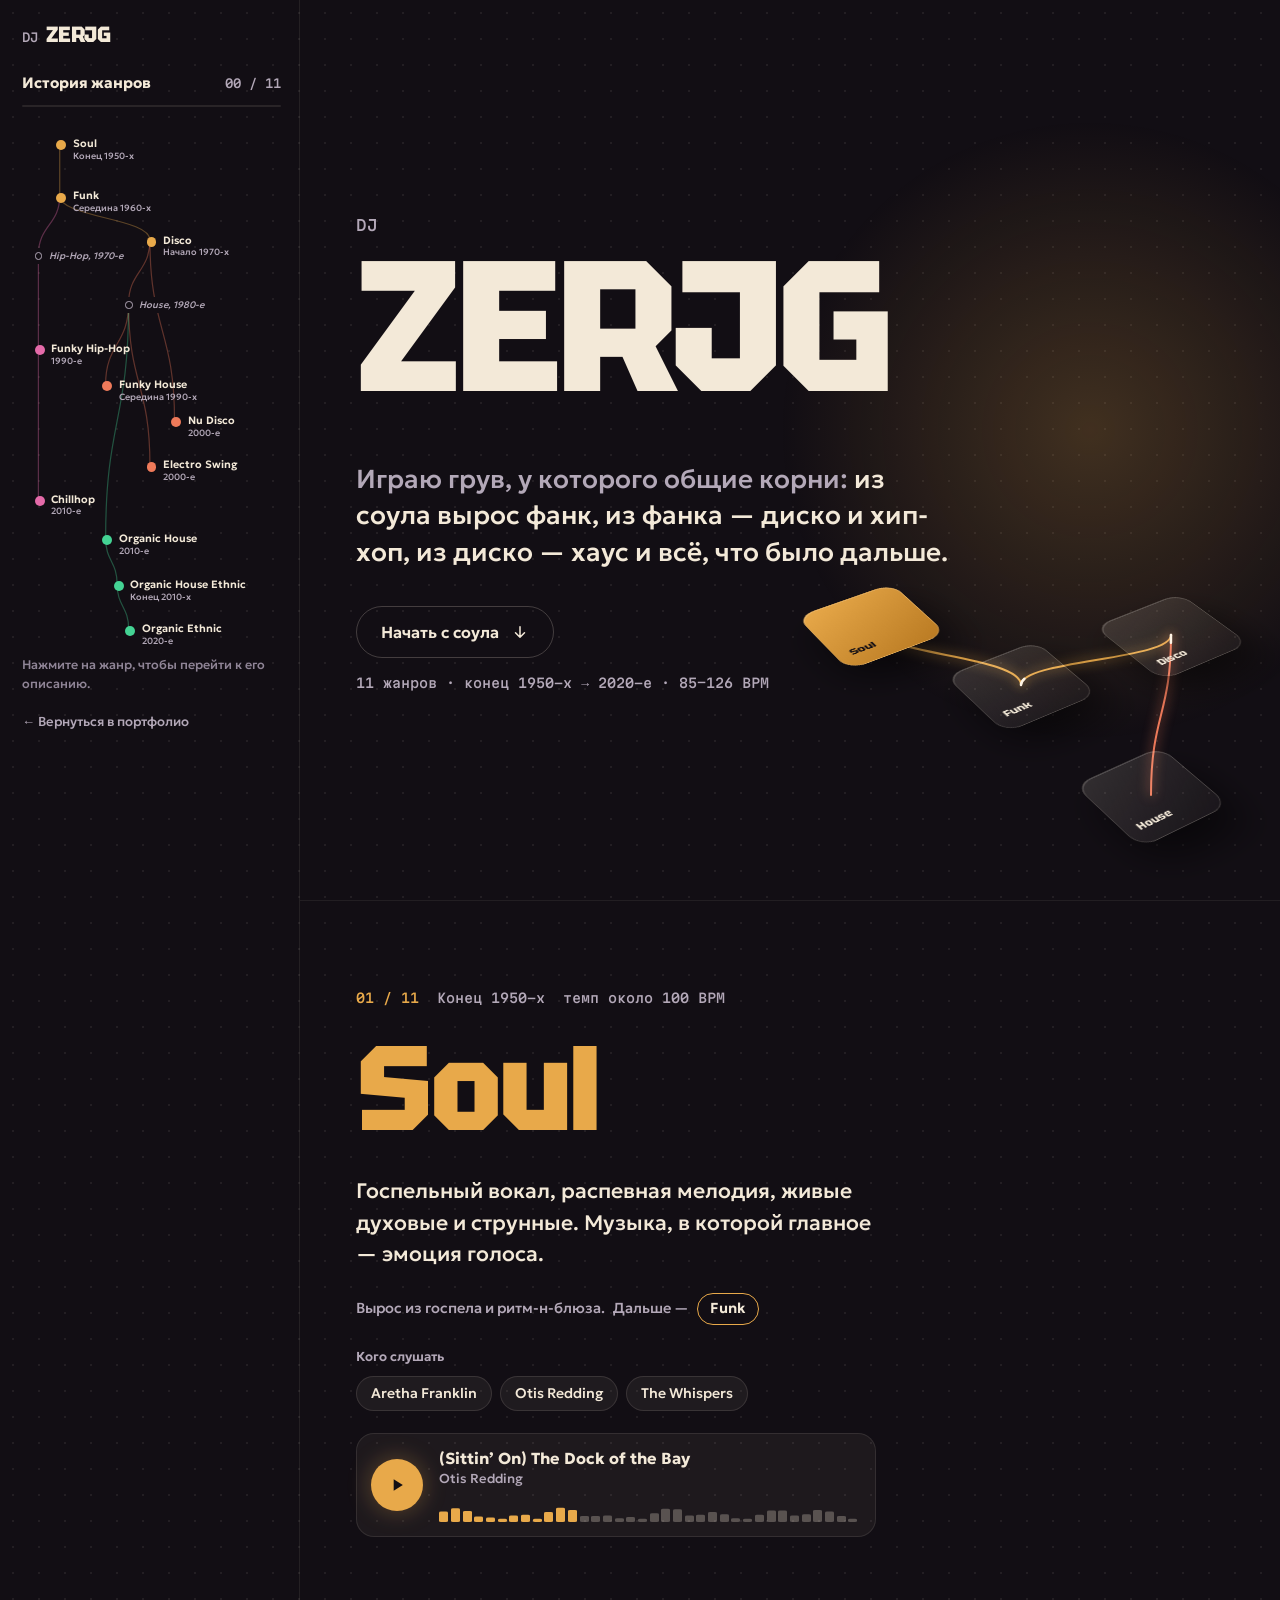
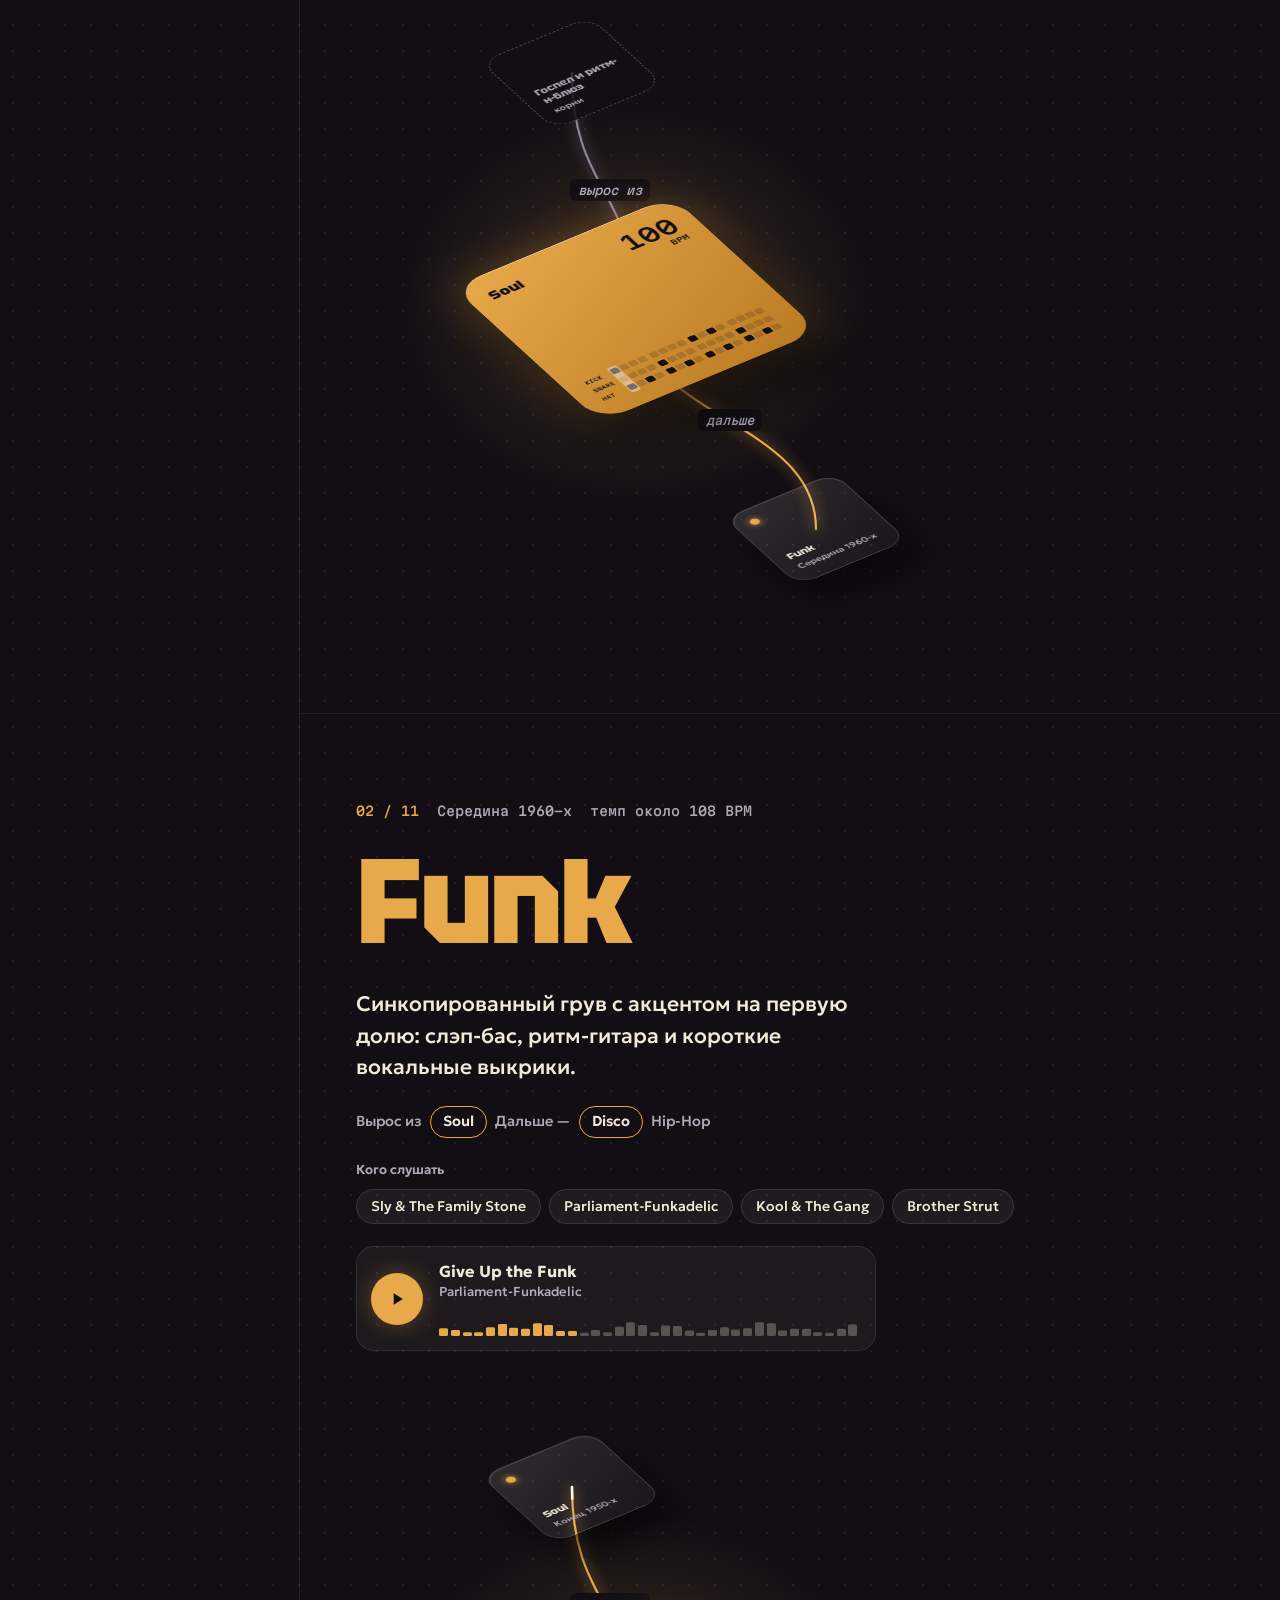
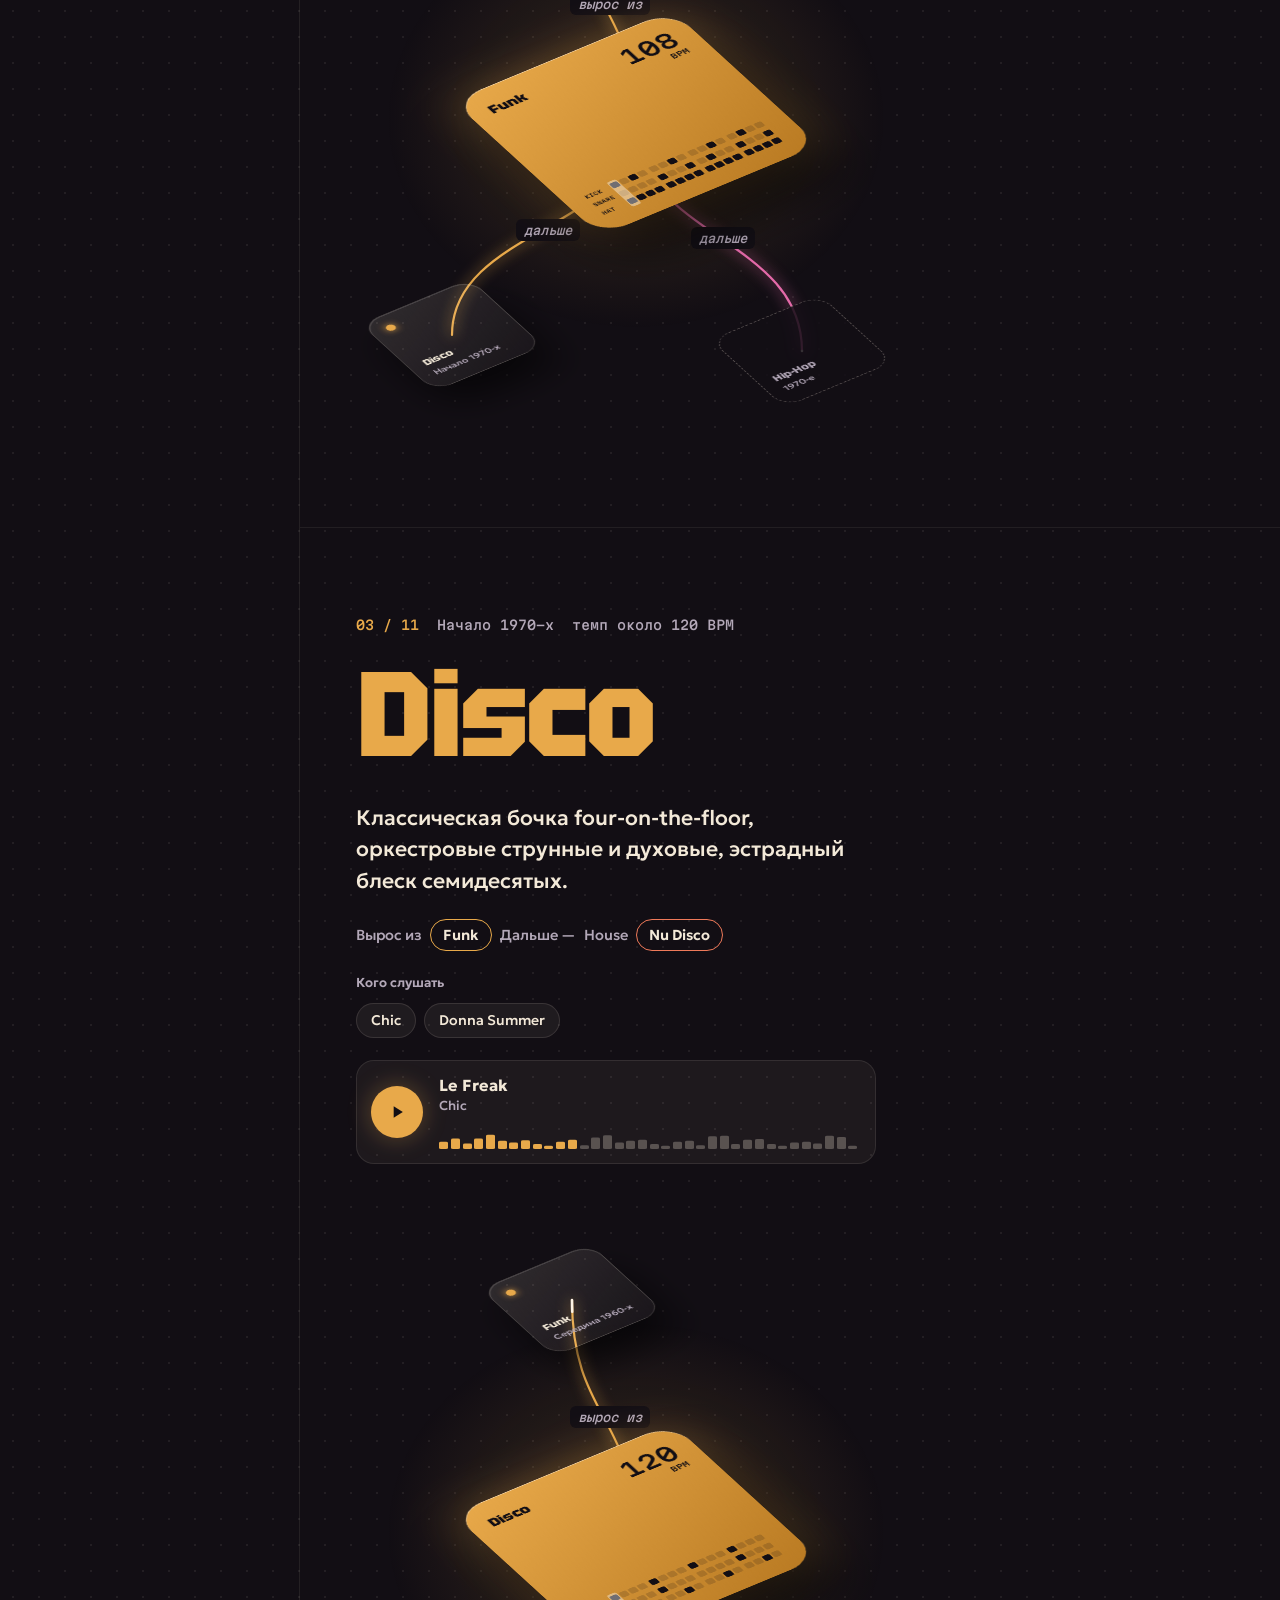
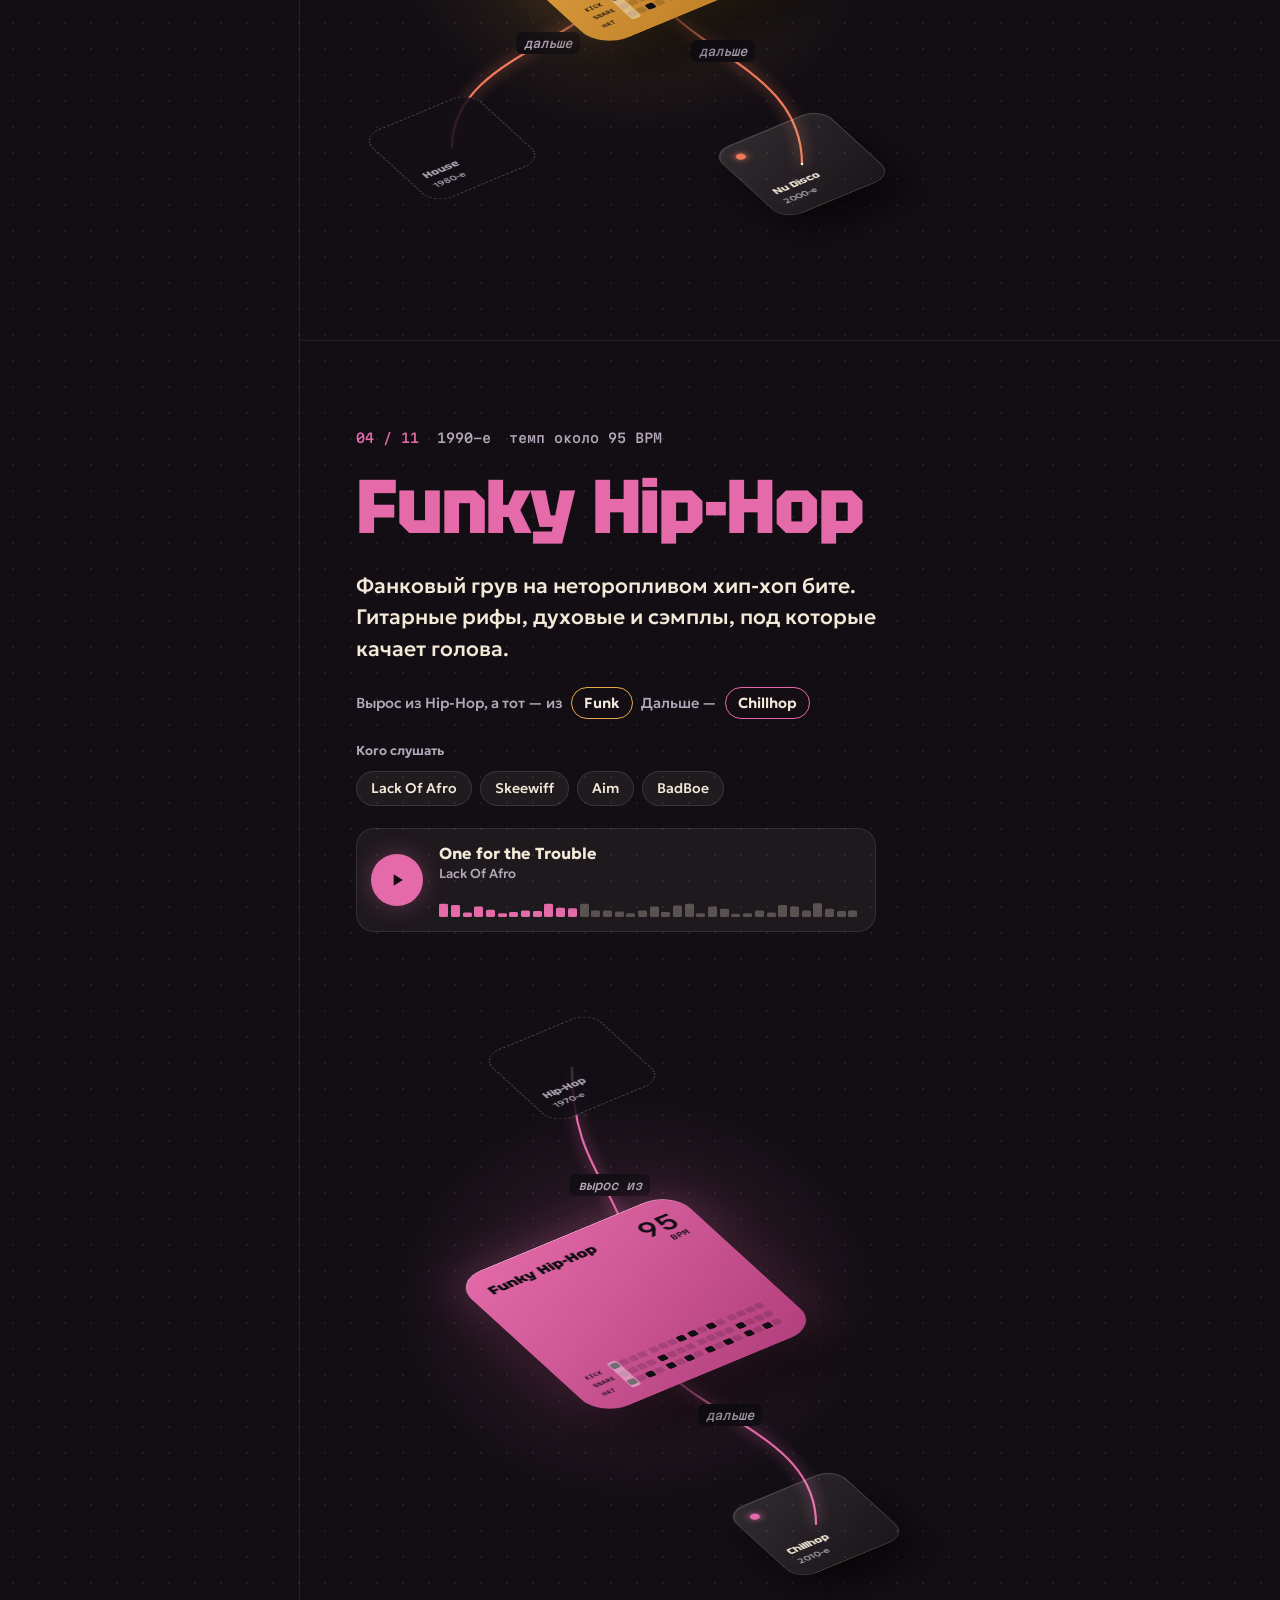
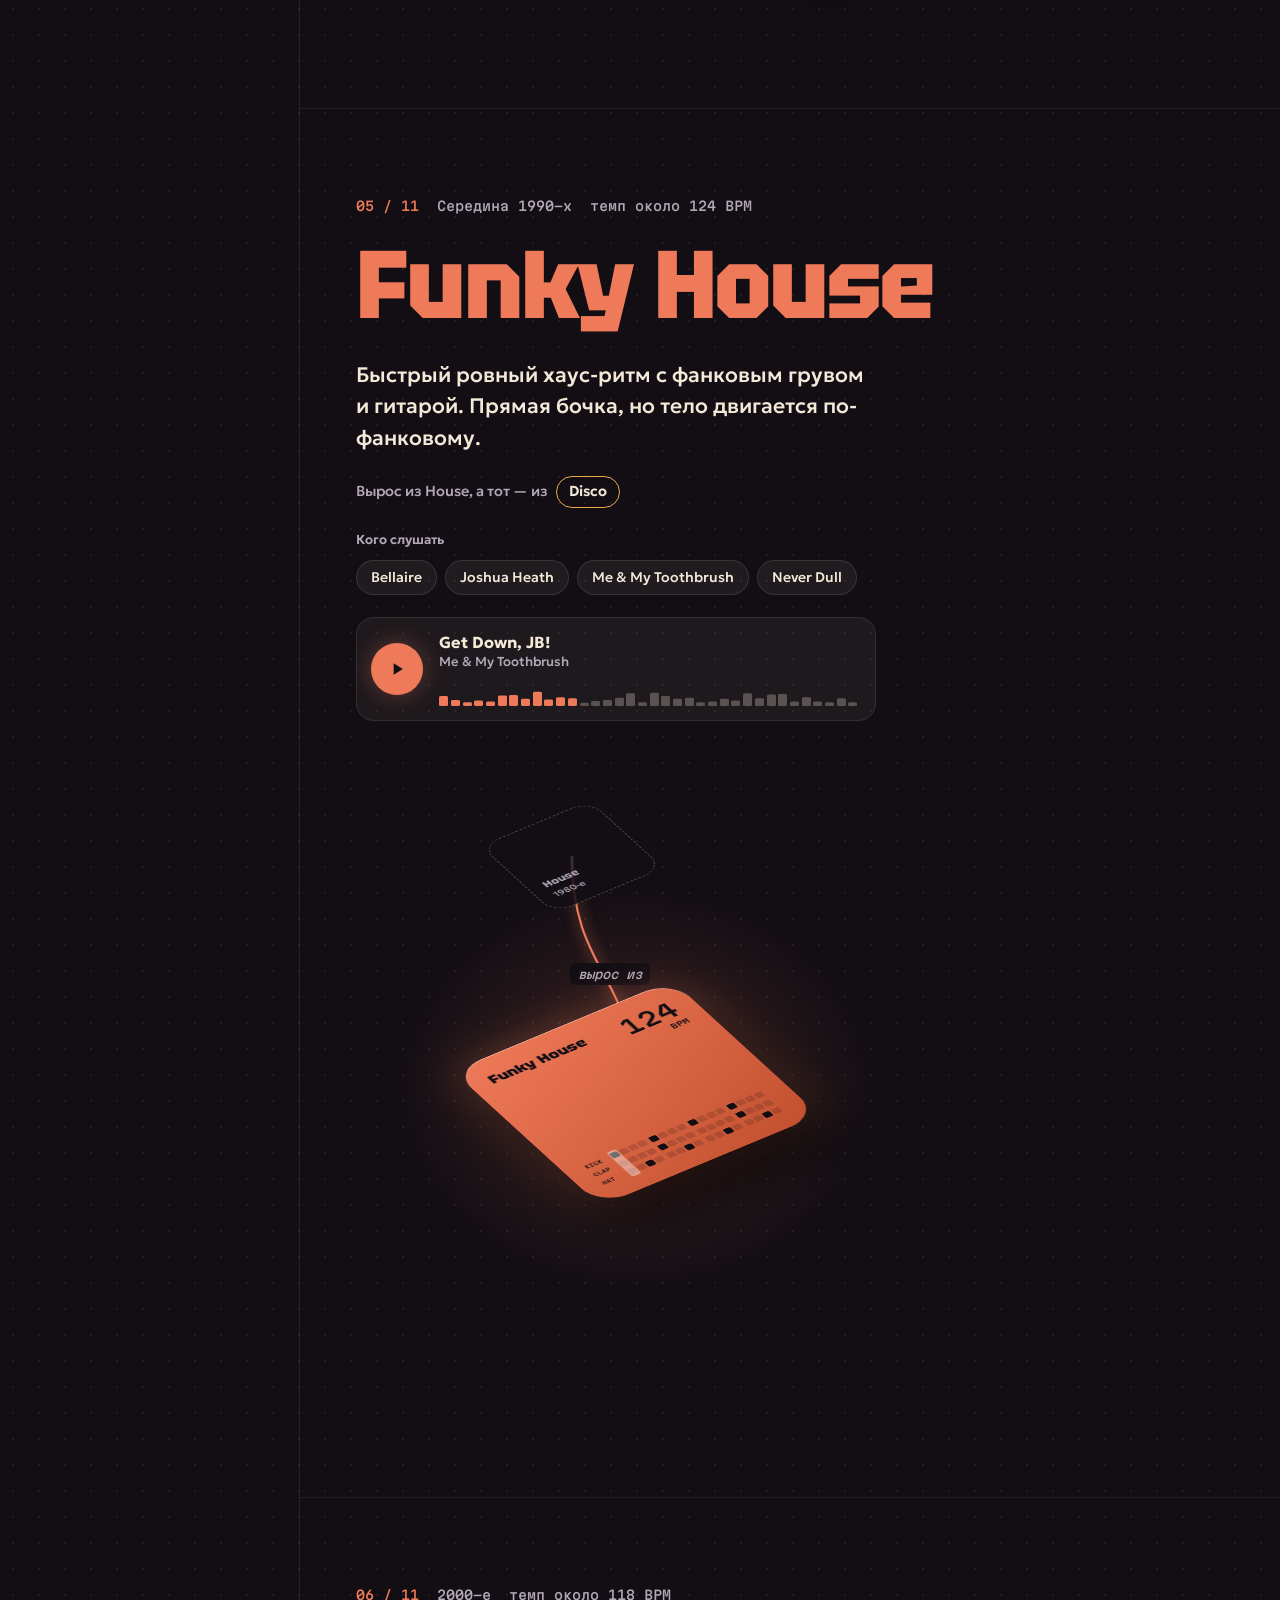
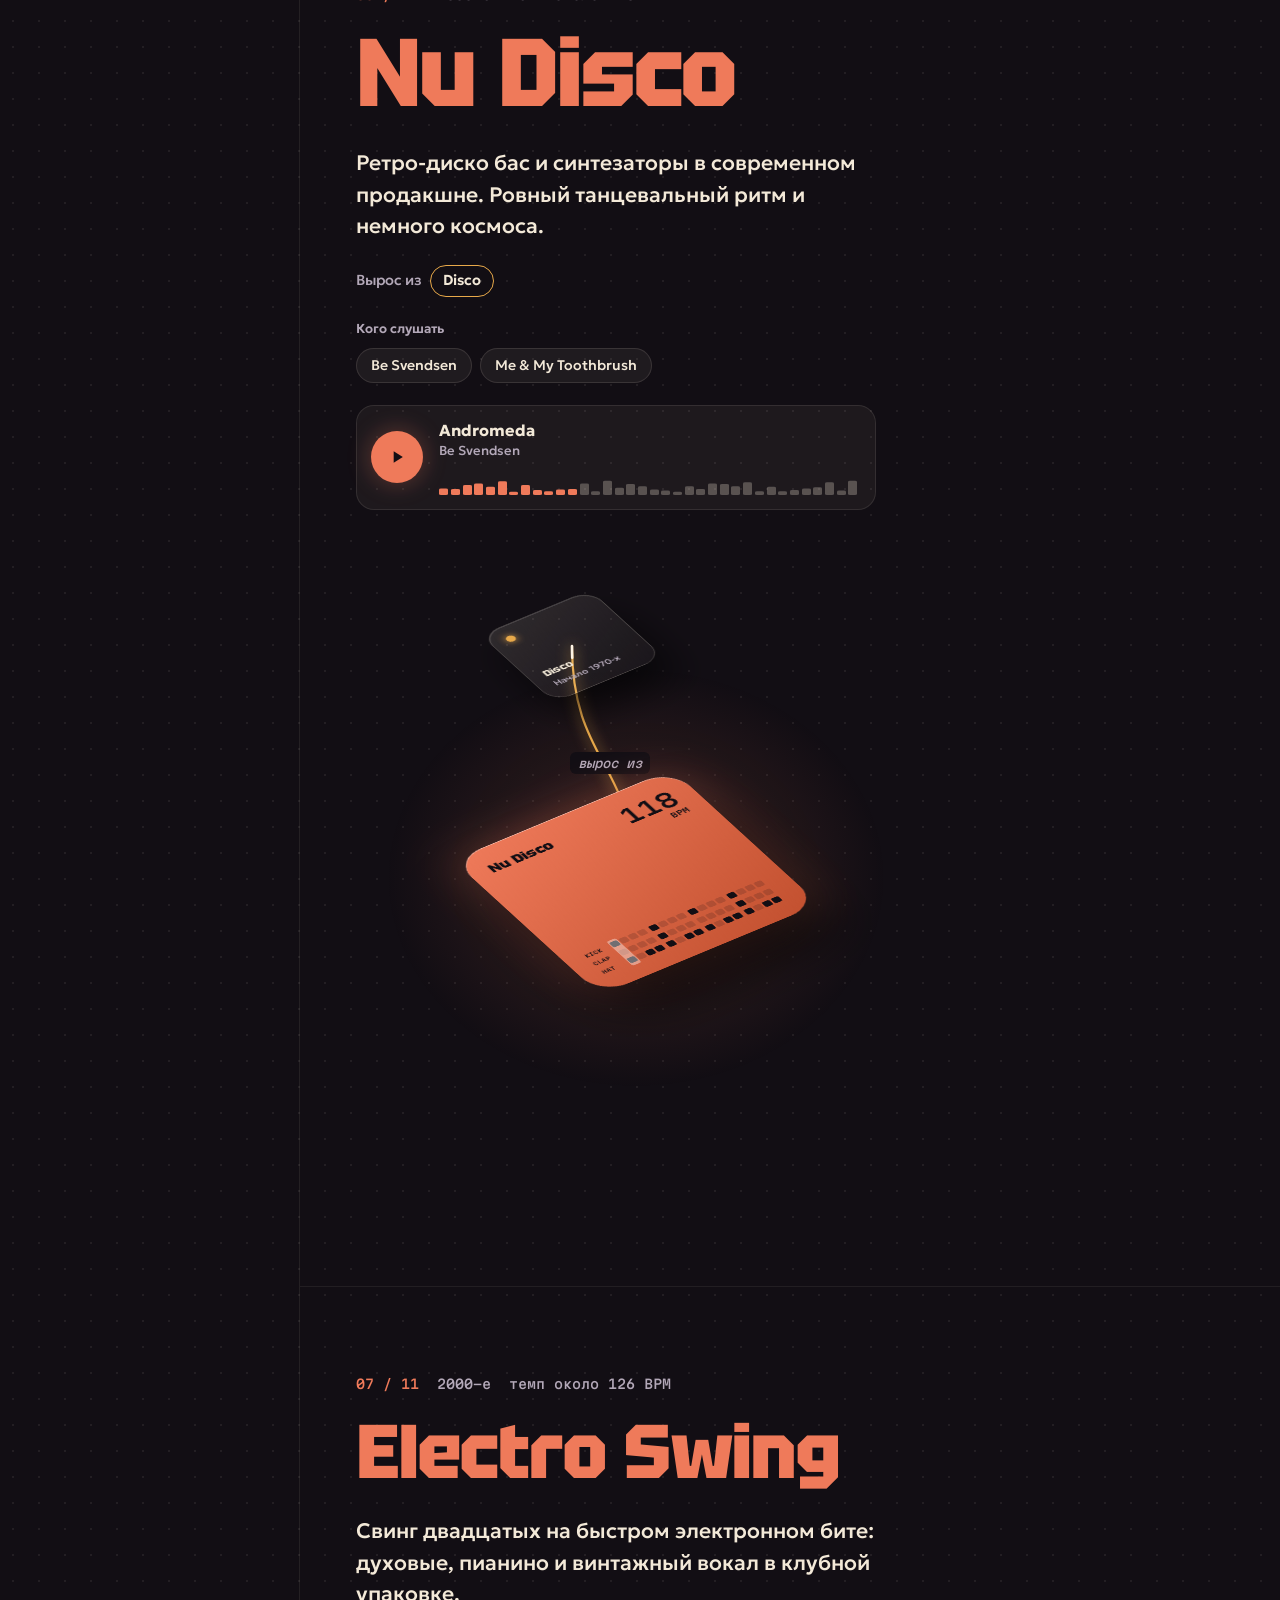
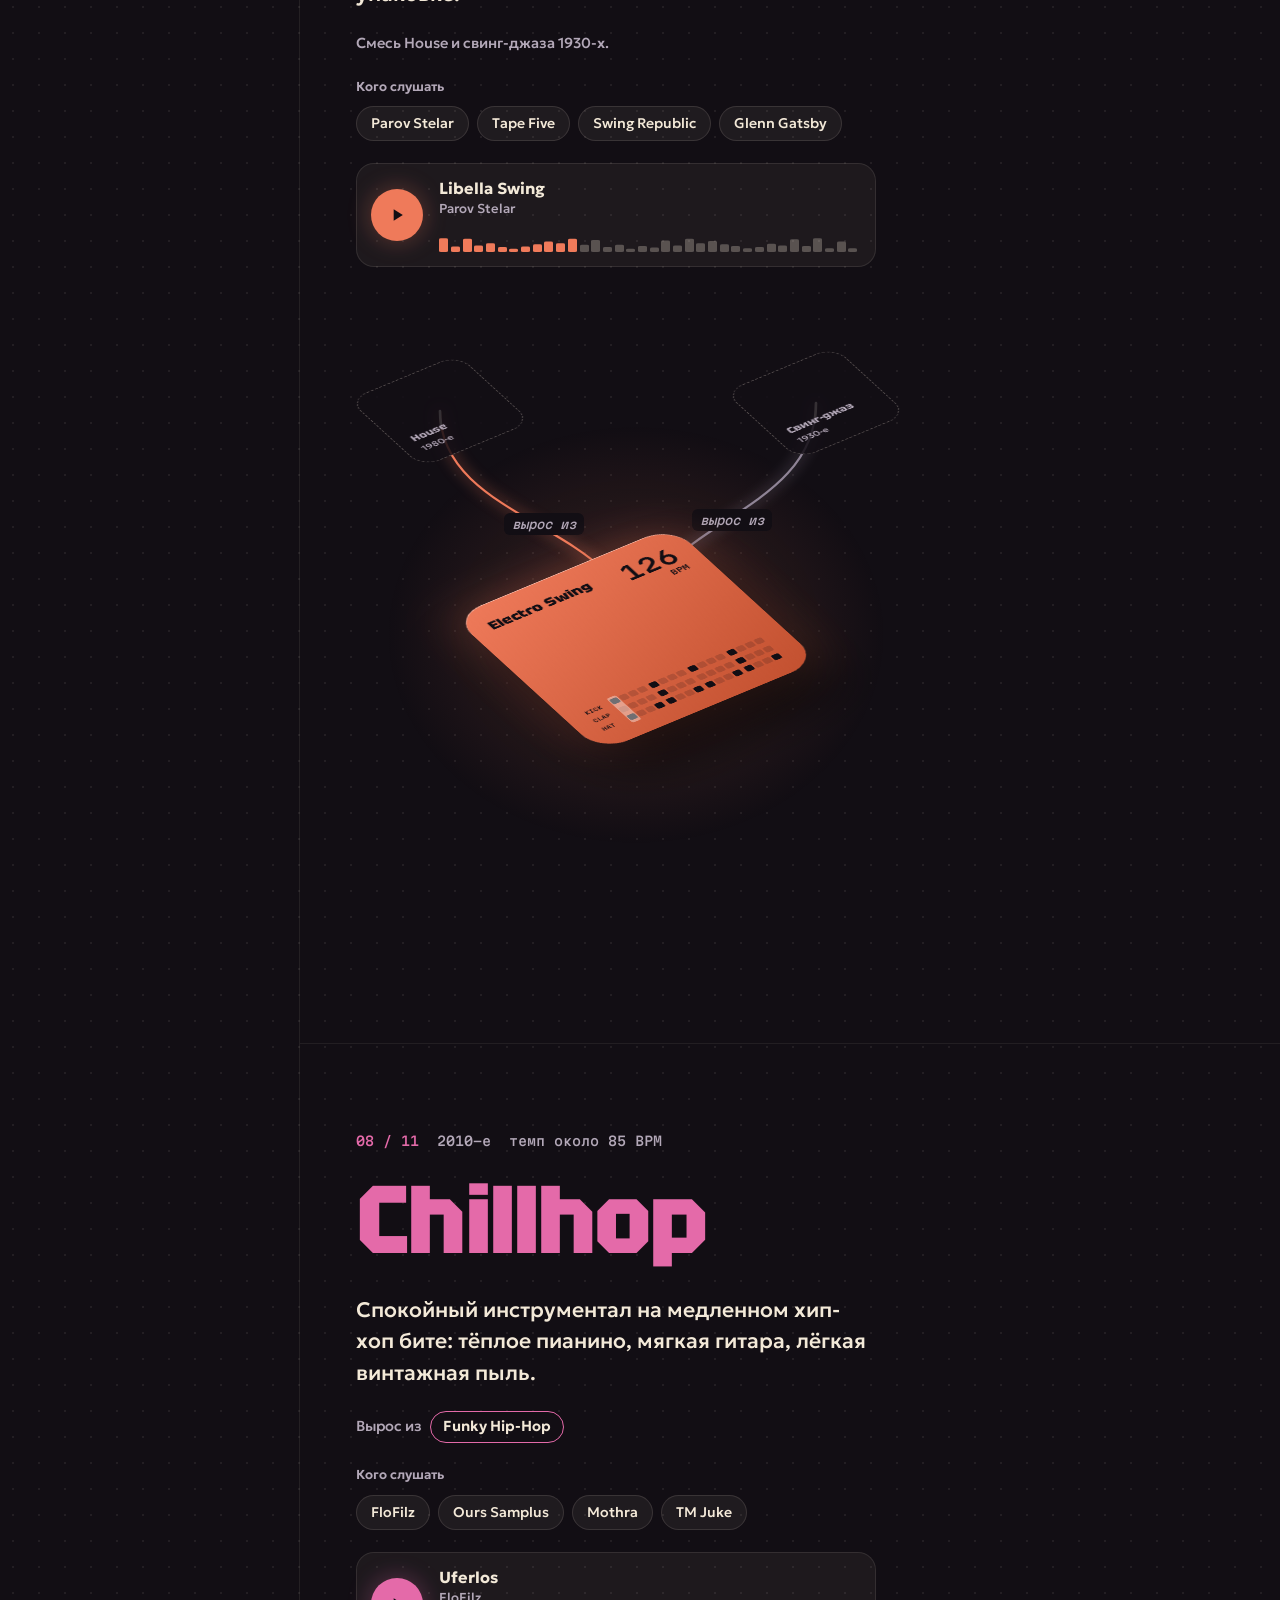
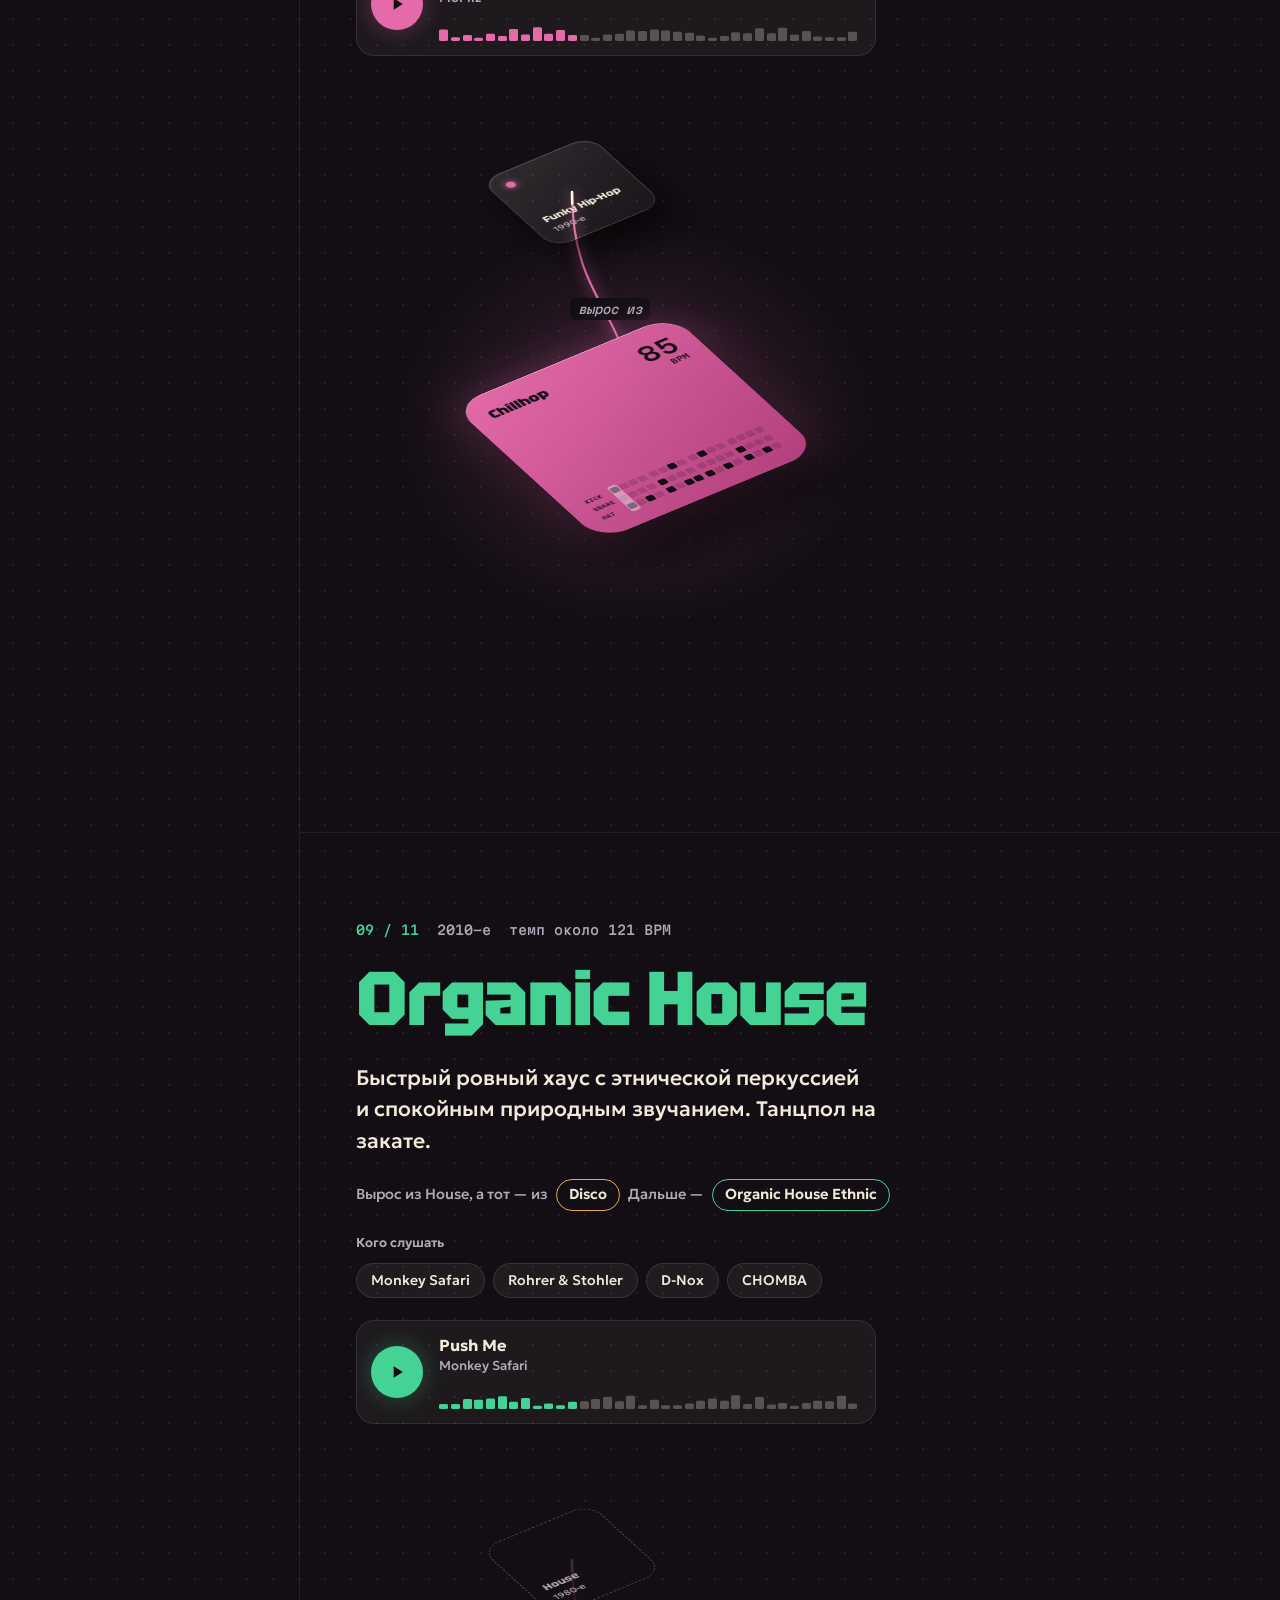
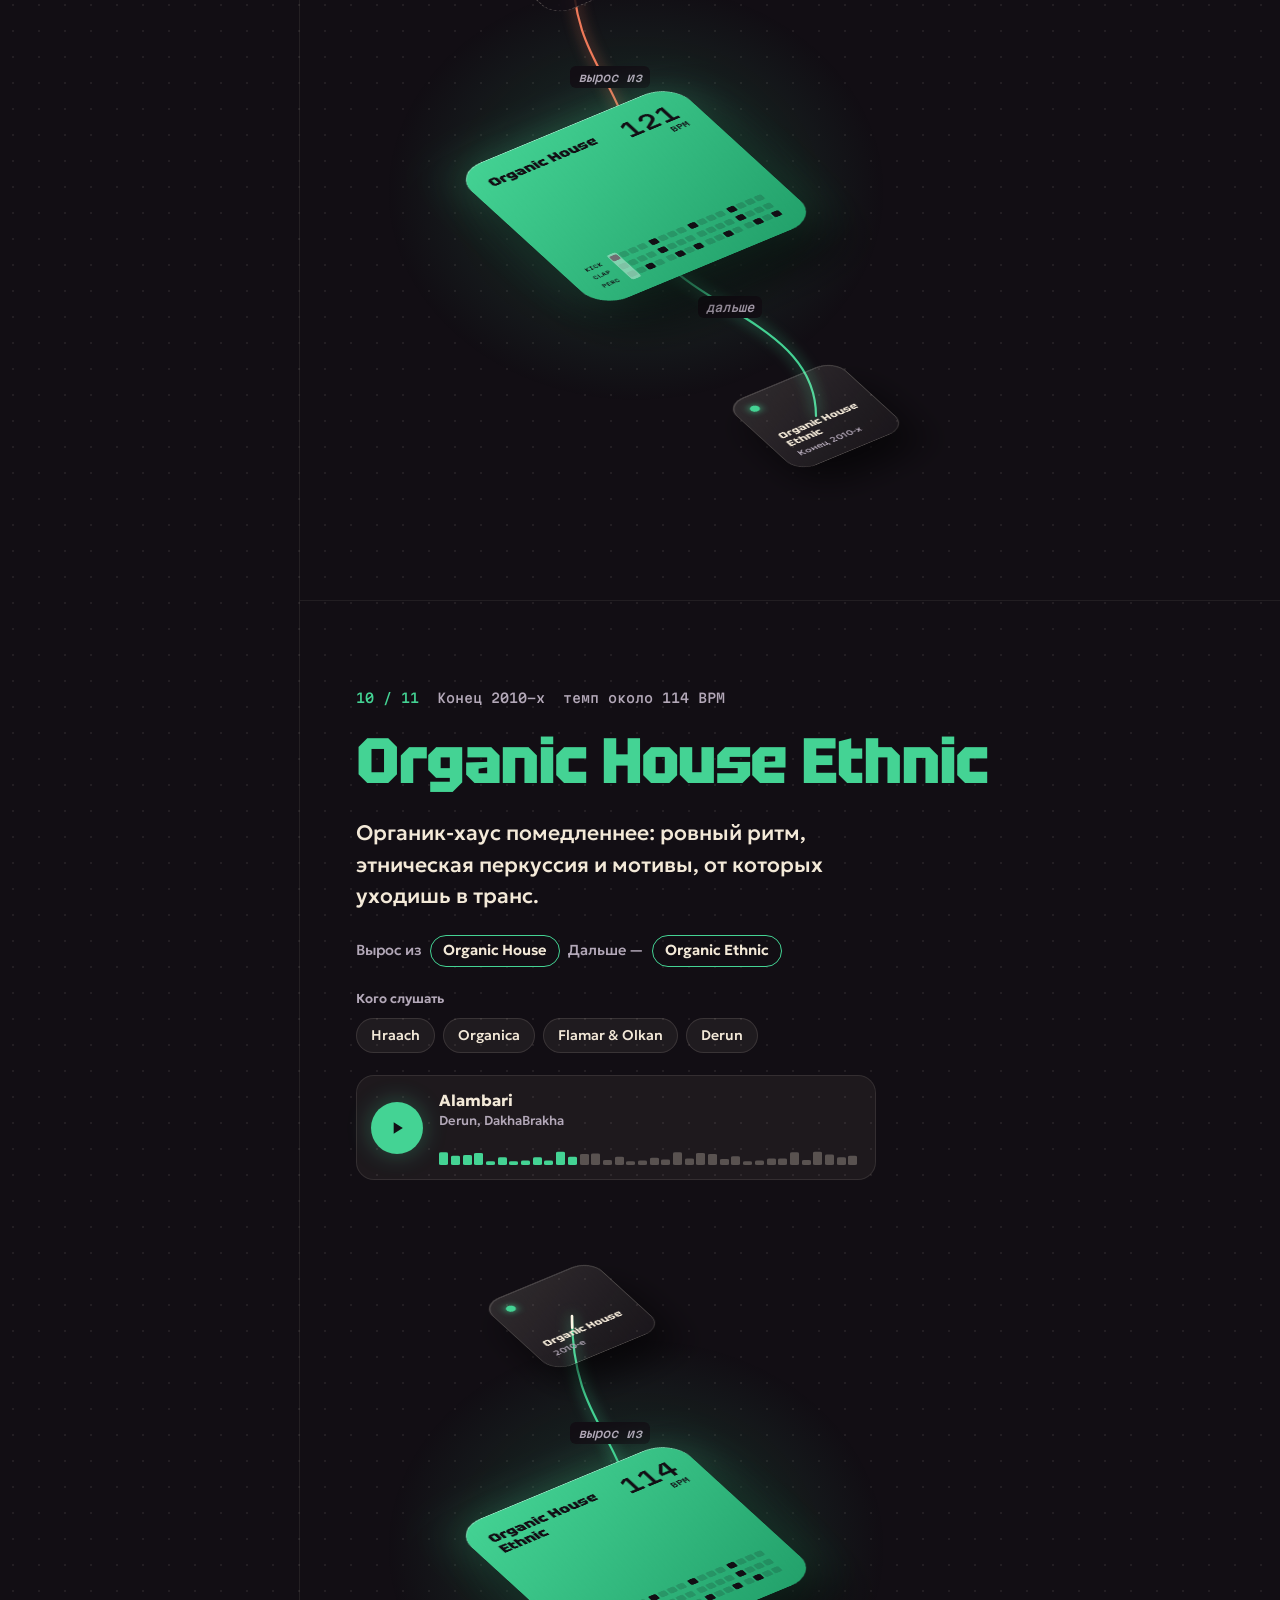
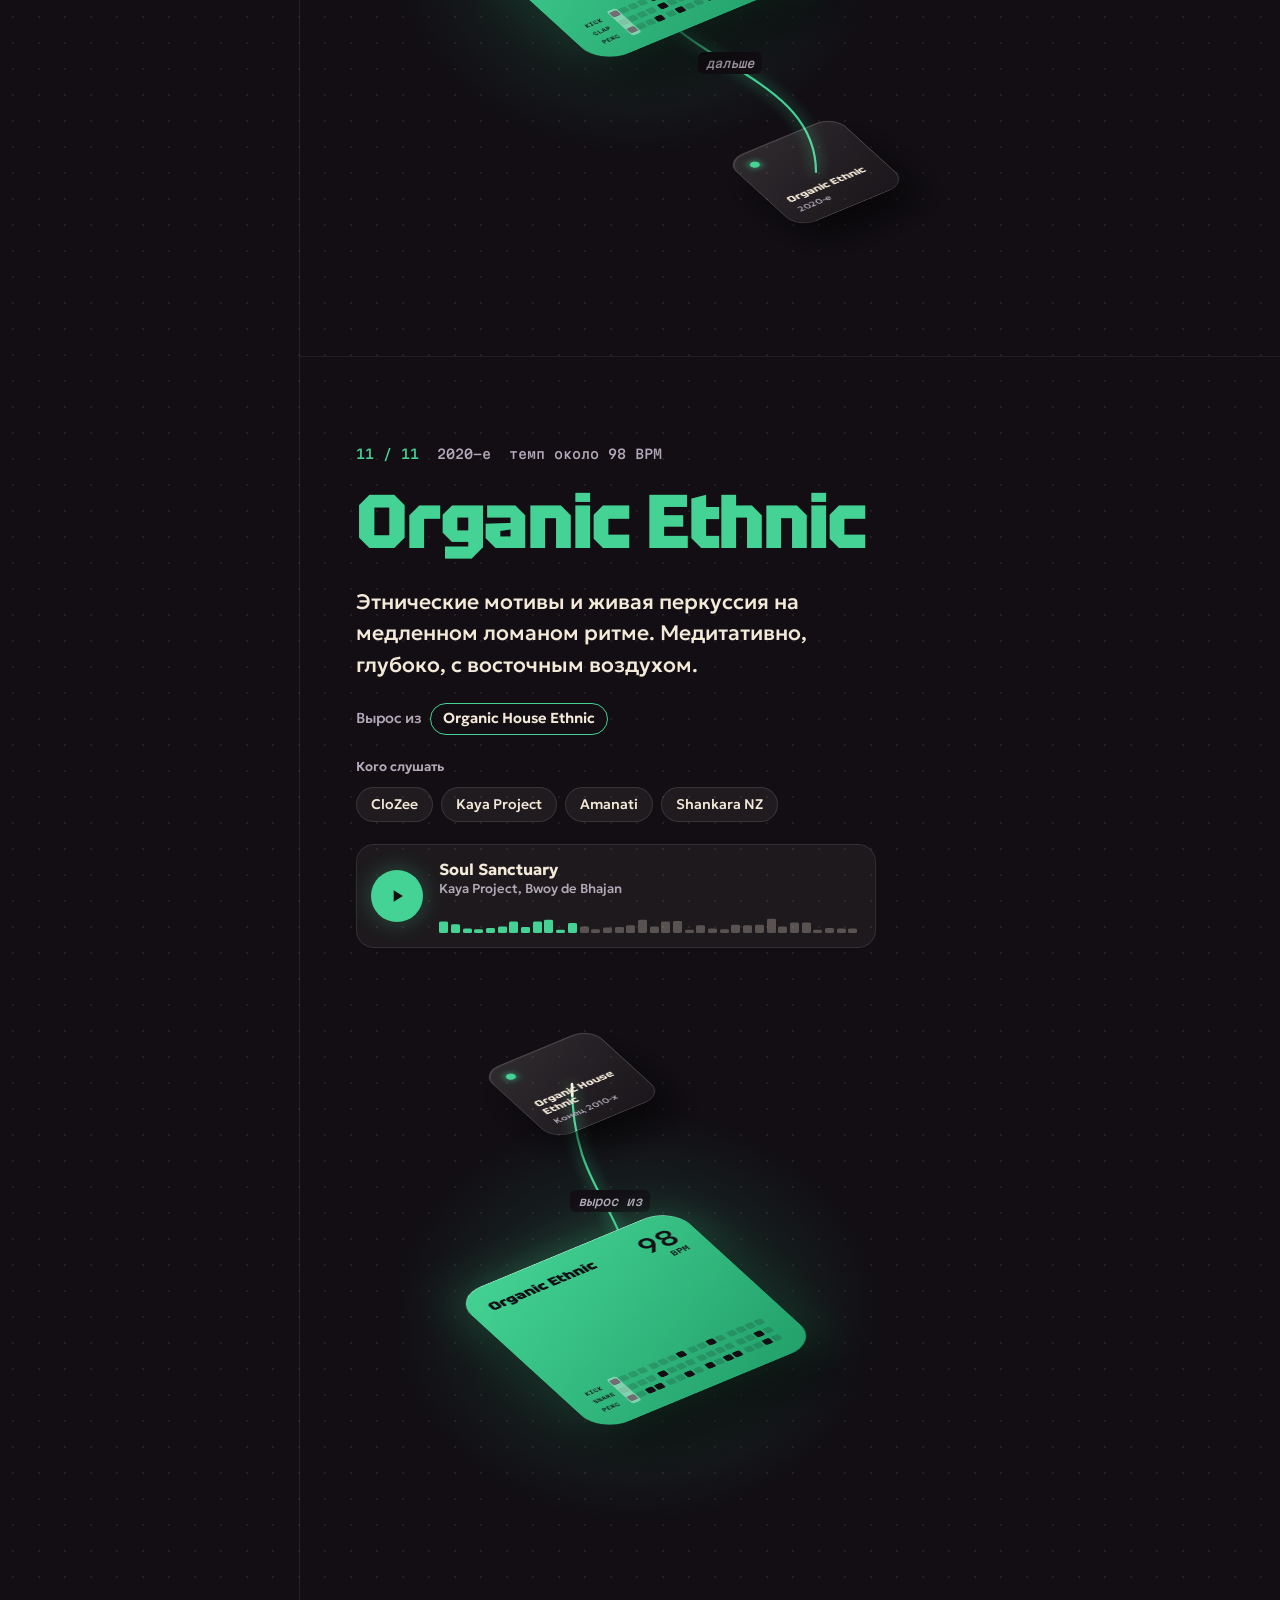
<file: dj/index.html>
<!DOCTYPE html>
<html lang="ru">
<head>
<meta charset="UTF-8">
<meta name="viewport" content="width=device-width, initial-scale=1.0">
<title>DJ ZERJG — история жанров</title>
<meta name="description" content="Визитная карточка DJ ZERJG: родословная жанров от соула и фанка до диско, хауса и органик-хауса.">
<link rel="preload" href="../assets/fonts/dj/tektur-latin.woff2" as="font" type="font/woff2" crossorigin>
<link rel="preload" href="../assets/fonts/dj/geologica-cyrillic.woff2" as="font" type="font/woff2" crossorigin>
<style>
@font-face{font-family:'Tektur';font-style:normal;font-weight:700 800;font-display:swap;src:url("../assets/fonts/dj/tektur-cyrillic.woff2") format("woff2");unicode-range:U+0301,U+0400-045F,U+0490-0491,U+04B0-04B1,U+2116}
@font-face{font-family:'Tektur';font-style:normal;font-weight:700 800;font-display:swap;src:url("../assets/fonts/dj/tektur-latin.woff2") format("woff2");unicode-range:U+0000-00FF,U+0131,U+0152-0153,U+02BB-02BC,U+02C6,U+02DA,U+02DC,U+0304,U+0308,U+0329,U+2000-206F,U+20AC,U+2122,U+2191,U+2193,U+2212,U+2215,U+FEFF,U+FFFD}
@font-face{font-family:'Geologica';font-style:normal;font-weight:400 700;font-display:swap;src:url("../assets/fonts/dj/geologica-cyrillic.woff2") format("woff2");unicode-range:U+0301,U+0400-045F,U+0490-0491,U+04B0-04B1,U+2116}
@font-face{font-family:'Geologica';font-style:normal;font-weight:400 700;font-display:swap;src:url("../assets/fonts/dj/geologica-latin.woff2") format("woff2");unicode-range:U+0000-00FF,U+0131,U+0152-0153,U+02BB-02BC,U+02C6,U+02DA,U+02DC,U+0304,U+0308,U+0329,U+2000-206F,U+20AC,U+2122,U+2191,U+2193,U+2212,U+2215,U+FEFF,U+FFFD}
@font-face{font-family:'Martian Mono';font-style:normal;font-weight:400 500;font-display:swap;src:url("../assets/fonts/dj/martian-mono-cyrillic.woff2") format("woff2");unicode-range:U+0301,U+0400-045F,U+0490-0491,U+04B0-04B1,U+2116}
@font-face{font-family:'Martian Mono';font-style:normal;font-weight:400 500;font-display:swap;src:url("../assets/fonts/dj/martian-mono-latin.woff2") format("woff2");unicode-range:U+0000-00FF,U+0131,U+0152-0153,U+02BB-02BC,U+02C6,U+02DA,U+02DC,U+0304,U+0308,U+0329,U+2000-206F,U+20AC,U+2122,U+2191,U+2193,U+2212,U+2215,U+FEFF,U+FFFD}

:root{--bg:#120E14;--text:#F3E9D8;--muted:#B3A8B8;--dim:#8F8496;--display:'Tektur','Arial Black',sans-serif;--mono:'Martian Mono',Consolas,monospace}
*{box-sizing:border-box}
html{scroll-behavior:smooth;background:var(--bg)}
body{margin:0;background-color:var(--bg);background-image:radial-gradient(rgba(243,233,216,.075) 1px,transparent 1.2px);background-size:26px 26px;color:var(--text);font:500 16px/1.5 'Geologica','Segoe UI',sans-serif;-webkit-font-smoothing:antialiased}
a{color:var(--text)}
.layout{display:flex;flex-wrap:wrap;align-items:flex-start}

/* ---------- minimap ---------- */
aside.map{flex:1 1 300px;max-width:100%;align-self:stretch;border-right:1px solid rgba(243,233,216,.08)}
.mm{position:sticky;top:0;padding:28px 18px 24px 22px;display:flex;flex-direction:column;gap:14px}
.brand{display:flex;align-items:baseline;gap:8px;min-height:44px;text-decoration:none}
.brand small{font-family:var(--mono);font-size:12px;color:var(--muted)}
.brand b{font-family:var(--display);font-weight:800;font-size:22px;letter-spacing:-.01em}
.mm-head{display:flex;align-items:baseline;justify-content:space-between;gap:8px}
.mm-head h2{margin:0;font-size:15px;font-weight:700}
.mm-head span{font-family:var(--mono);font-size:12px;color:var(--muted)}
.mm-bar{height:2px;border-radius:1px;background:rgba(243,233,216,.1)}
.mm-bar i{display:block;height:2px;border-radius:1px;width:0;background:var(--text);transition:width .6s ease,background .6s ease}
.tree{position:relative;width:260px;height:640px;margin-top:6px}
.tree svg{position:absolute;inset:0;overflow:visible}
.tree path{transition:stroke-opacity .5s ease,stroke-width .5s ease}
.node{position:absolute;display:flex;align-items:flex-start;gap:8px;min-height:36px;padding:2px 6px 2px 2px;border-radius:8px;text-decoration:none;transition:opacity .4s ease}
.node .dot{flex:none;margin-top:3px;width:12px;height:12px;border-radius:50%;transition:box-shadow .5s ease,transform .5s ease}
.node .lbl{display:flex;flex-direction:column;line-height:1.2;white-space:nowrap}
.node .lbl b{font-size:13px;font-weight:600}
.node .lbl small{font-size:11px;color:var(--muted)}
.node.dim{opacity:.62}
.node[aria-current="location"] .dot{transform:scale(1.15)}
.node[aria-current="location"] .lbl b{font-weight:700}
.node:focus-visible,.chip:focus-visible,.btn:focus-visible,.tile:focus-visible,.play:focus-visible{outline:2px solid var(--text);outline-offset:3px}
.ghost{position:absolute;display:flex;align-items:center;gap:8px;min-height:20px;padding:0 4px 0 2px;color:var(--muted);font-size:11.5px;font-style:italic;white-space:nowrap;background:var(--bg)}
.ghost i{flex:none;width:9px;height:9px;border-radius:50%;border:1.5px solid var(--muted)}
.mm p{margin:0;font-size:12.5px;color:var(--dim)}
.back{font-size:13px;color:var(--muted);text-decoration:none;min-height:36px;display:inline-flex;align-items:center}
.back:hover{color:var(--text)}

/* ---------- sections ---------- */
main{flex:999 1 700px;min-width:0}
.sec{position:relative;min-height:900px;padding:88px 56px;border-top:1px solid rgba(243,233,216,.07);display:flex;flex-wrap:wrap;align-items:center;gap:48px 28px;overflow:hidden}
.hero{border-top:0;flex-direction:column;flex-wrap:nowrap;align-items:stretch;justify-content:center;gap:36px;padding:72px 56px 64px}
.hero h1{margin:0;font-family:var(--display);font-weight:800;font-size:clamp(88px,14.5vw,208px);line-height:.9;letter-spacing:-.035em}
.hero .lead{position:relative;margin:0;max-width:600px;font-size:clamp(20px,2.2vw,26px);line-height:1.4;color:var(--muted)}
.hero .lead span{color:var(--text)}
.hero .facts{font-family:var(--mono);font-size:13px;color:var(--muted)}
.btn{display:inline-flex;align-items:center;gap:12px;min-height:52px;padding:0 24px;border-radius:999px;border:1px solid rgba(243,233,216,.22);font-weight:600;text-decoration:none;transition:transform .25s ease,border-color .25s ease}
.btn:hover{transform:translateY(-2px);border-color:rgba(243,233,216,.45)}
.text{flex:1 1 420px;min-width:0;display:flex;flex-direction:column;gap:22px}
.meta{display:flex;flex-wrap:wrap;gap:8px 18px;font-family:var(--mono);font-size:13px;color:var(--muted)}
.g-title{margin:0;font-family:var(--display);font-weight:800;line-height:.95;letter-spacing:-.03em}
.desc{margin:0;max-width:520px;font-size:21px;line-height:1.5}
.lineage{display:flex;flex-wrap:wrap;align-items:center;gap:8px;font-size:14.5px;color:var(--muted)}
.chip{display:inline-flex;align-items:center;min-height:32px;padding:0 12px;border-radius:999px;border:1px solid;color:var(--text);text-decoration:none;font-weight:600}
.artists h3{margin:0 0 10px;font-size:13px;font-weight:600;color:var(--muted)}
.artists ul{margin:0;padding:0;list-style:none;display:flex;flex-wrap:wrap;gap:8px}
.artists li{padding:6px 14px;border-radius:999px;background:rgba(243,233,216,.06);border:1px solid rgba(243,233,216,.12);font-size:14px}
.player{max-width:520px;display:flex;align-items:center;gap:16px;padding:14px 18px 14px 14px;border-radius:18px;background:rgba(243,233,216,.05);border:1px solid rgba(243,233,216,.1)}
.play{flex:none;width:52px;height:52px;border-radius:50%;border:0;color:var(--bg);display:flex;align-items:center;justify-content:center;cursor:pointer}
.play .i-pause{display:none}
.player.playing .i-pause{display:block}
.player.playing .i-play{display:none}
.track{flex:1 1 auto;min-width:0;display:flex;flex-direction:column;gap:8px}
.track b{display:block;font-weight:700;line-height:1.3}
.track small{display:block;font-size:13px;color:var(--muted)}
.wave{height:26px;display:flex;align-items:flex-end;gap:3px}
.bar{flex:1 1 0;border-radius:2px;transform-origin:bottom;transform:scaleY(.55)}
.playing .bar{animation:eq .8s ease-in-out infinite alternate}
@keyframes eq{from{transform:scaleY(.25)}to{transform:scaleY(1)}}

/* ---------- illustration ---------- */
.ill{flex:0 1 560px;position:relative;width:560px;height:640px;perspective:1400px}
.ill svg{position:absolute;inset:0;overflow:visible}
.ill .glow{position:absolute;left:30px;top:110px;width:500px;height:420px;border-radius:50%}
.cable-label{position:absolute;padding:2px 8px;border-radius:6px;background:var(--bg);font-family:var(--mono);font-style:italic;font-size:12px;color:var(--muted);white-space:nowrap}
.tw{position:absolute}
.tile{position:absolute;inset:0;transform:rotateX(52deg) rotateZ(-34deg);border-radius:22px;padding:16px;display:flex;flex-direction:column;justify-content:flex-end;gap:2px;text-decoration:none}
.tile.real{border:1px solid rgba(243,233,216,.16);background:linear-gradient(150deg,rgba(243,233,216,.13),rgba(243,233,216,.03));box-shadow:0 34px 50px rgba(0,0,0,.6),inset 0 1px 0 rgba(255,255,255,.14);color:var(--text)}
.tile.plain{border:1px dashed rgba(243,233,216,.3);background:rgba(18,14,20,.85);color:var(--muted)}
.tile i{width:10px;height:10px;border-radius:50%;margin-bottom:auto}
.tile b{font-family:var(--display);font-weight:700;font-size:13px;line-height:1.15}
.tile small{font-size:11px;color:var(--muted)}
.main-tile{position:absolute;inset:0;transform:rotateX(52deg) rotateZ(-34deg);border-radius:34px;padding:24px 22px;display:flex;flex-direction:column;justify-content:space-between;color:var(--bg)}
.main-tile .top{display:flex;justify-content:space-between;align-items:flex-start}
.main-tile .top b{font-family:var(--display);font-weight:800;font-size:18px;line-height:1.1;max-width:150px}
.bpm{display:flex;flex-direction:column;align-items:flex-end;font-family:var(--mono);line-height:1}
.bpm span{font-size:30px;font-weight:500}
.bpm small{font-size:10px;margin-top:4px}
.grid{position:relative;display:flex;flex-direction:column;gap:5px}
.grid .row{display:flex;align-items:center;gap:2px}
.grid .row span{width:30px;font-family:var(--mono);font-size:7px;font-weight:500}
.grid .row i{width:9px;height:9px;border-radius:2px}
.playhead{position:absolute;left:31px;top:-3px;bottom:-3px;width:11px;border-radius:3px;background:rgba(255,255,255,.4);animation:playhead linear infinite;animation-timing-function:steps(16)}
.sec:not(.in) .playhead{animation-play-state:paused}
@keyframes playhead{from{transform:translateX(0)}to{transform:translateX(185px)}}
.hero-ill{position:absolute;right:24px;bottom:40px;width:460px;height:300px;perspective:1400px}
.hero-ill .ht{position:absolute;width:110px;height:110px;transform:rotateX(52deg) rotateZ(-34deg);border-radius:20px;border:1px solid rgba(243,233,216,.16);box-shadow:0 30px 50px rgba(0,0,0,.55),inset 0 1px 0 rgba(255,255,255,.18);display:flex;align-items:flex-end;padding:14px;font-family:var(--display);font-weight:700;font-size:13px}

/* ---------- motion ---------- */
.rv{transition:opacity .9s cubic-bezier(.16,.84,.3,1),transform .9s cubic-bezier(.16,.84,.3,1)}
.armed .sec:not(.in) .rv{opacity:0;transform:translateY(36px)}
.mask{display:block;overflow:hidden;padding-bottom:.08em}
.mask>span{display:block;transition:transform 1.1s cubic-bezier(.16,.84,.3,1)}
.armed .sec:not(.in) .mask>span{transform:translateY(112%)}
.tw,.hero-ill{transition:opacity 1s ease,transform 1.3s cubic-bezier(.16,.84,.3,1)}
.armed .sec:not(.in) .tw,.armed .sec:not(.in) .hero-ill{opacity:0;transform:translateY(70px) scale(.9)}
.glow{transition:opacity 1.6s ease}
.armed .sec:not(.in) .glow{opacity:0}
.cable{stroke-dasharray:1000;stroke-dashoffset:0;transition:stroke-dashoffset 1.6s cubic-bezier(.65,0,.35,1) .35s}
.armed .sec:not(.in) .cable{stroke-dashoffset:1000}
.pulse{stroke-dasharray:46 954;opacity:0;animation:pulse 2.6s linear infinite;transition:opacity .5s 1.8s}
.sec.in .pulse{opacity:1}
@keyframes pulse{from{stroke-dashoffset:1000}to{stroke-dashoffset:0}}
.cue{animation:cue 1.8s ease-in infinite}
@keyframes cue{0%{transform:translateY(0);opacity:1}100%{transform:translateY(16px);opacity:0}}

footer{border-top:1px solid rgba(243,233,216,.08);min-height:160px;padding:40px 56px;display:flex;flex-wrap:wrap;align-items:center;justify-content:space-between;gap:16px}
footer b{font-family:var(--display);font-weight:800;font-size:20px}
footer span{color:var(--muted)}

@media (max-width:1180px){.hero-ill{display:none}}
@media (min-width:821px) and (max-height:920px){.mm{padding-top:18px;gap:10px}.tree{zoom:.82}}
@media (max-width:820px){
  aside.map{order:2;border-right:0;border-top:1px solid rgba(243,233,216,.08)}
  .mm{position:static}
  .sec{min-height:0;padding:64px 20px}
  .hero{min-height:80vh}
  .ill{zoom:.62}
  footer{padding:32px 20px}
}
@media (prefers-reduced-motion:reduce){*{animation:none!important;transition:none!important}html{scroll-behavior:auto}}
</style>
</head>
<body>
<div class="layout" id="root">
  <aside class="map" aria-label="Карта жанров">
    <div class="mm">
      <a class="brand" href="#top"><small>DJ</small><b>ZERJG</b></a>
      <div class="mm-head"><h2>История жанров</h2><span id="counter"></span></div>
      <div class="mm-bar" aria-hidden="true"><i id="progress"></i></div>
      <nav class="tree" id="tree" aria-label="Жанры"></nav>
      <p>Нажмите на жанр, чтобы перейти к его описанию.</p>
      <a class="back" href="../project.html?p=dj">← Вернуться в портфолио</a>
    </div>
  </aside>
  <main id="main">
    <section class="sec hero" id="top" data-sec="top">
      <div class="glow" aria-hidden="true" style="position:absolute;right:-120px;top:120px;width:620px;height:620px;border-radius:50%;background:radial-gradient(closest-side,rgba(232,169,74,.22),rgba(232,169,74,0))"></div>
      <div style="position:relative;display:flex;flex-direction:column;gap:6px">
        <span class="rv" style="font-family:var(--mono);font-size:15px;color:var(--muted)">DJ</span>
        <h1><span class="mask"><span style="transition-delay:80ms">ZERJG</span></span></h1>
      </div>
      <p class="lead rv" style="transition-delay:260ms">Играю грув, у которого общие корни: <span>из соула вырос фанк, из фанка — диско и хип-хоп, из диско — хаус и всё, что было дальше.</span></p>
      <div class="rv" style="position:relative;display:flex;flex-direction:column;align-items:flex-start;gap:16px;transition-delay:420ms">
        <a class="btn" href="#soul">Начать с соула <svg class="cue" aria-hidden="true" width="18" height="18" viewBox="0 0 24 24" fill="none" stroke="currentColor" stroke-width="2" stroke-linecap="round" stroke-linejoin="round"><path d="M12 5v14M6 13l6 6 6-6"/></svg></a>
        <span class="facts" id="heroFacts"></span>
      </div>
      <div class="hero-ill" aria-hidden="true" id="heroIll" style="transition-delay:300ms"></div>
    </section>
    <div id="genres"></div>
    <footer><b>DJ ZERJG</b><span>Букинг и контакты скоро появятся здесь</span></footer>
  </main>
</div>

<script>
(function () {
  const A = '#E8A94A', P = '#E46AA9', C = '#EF7A5A', G = '#44D394';
  const deep = { [A]: '#B97A22', [P]: '#B23F7D', [C]: '#C2502F', [G]: '#22A06A' };
  const FOUR = 'x...x...x...x...', BACK = '....x.......x...', OFF = '..x...x...x...x.';
  const D = {
    soul: { name: 'Soul', era: 'Конец 1950-х', bpm: 100, c: A, desc: 'Госпельный вокал, распевная мелодия, живые духовые и струнные. Музыка, в которой главное — эмоция голоса.', from: [{ t: 'Вырос из госпела и ритм-н-блюза.' }], next: ['funk'], parents: [{ name: 'Госпел и ритм-н-блюз', era: 'корни' }], artists: ['Aretha Franklin', 'Otis Redding', 'The Whispers'], track: '(Sittin’ On) The Dock of the Bay', by: 'Otis Redding', beat: [['KICK', 'x.......x.x.....'], ['SNARE', BACK], ['HAT', 'x.x.x.x.x.x.x.x.']] },
    funk: { name: 'Funk', era: 'Середина 1960-х', bpm: 108, c: A, desc: 'Синкопированный грув с акцентом на первую долю: слэп-бас, ритм-гитара и короткие вокальные выкрики.', from: [{ t: 'Вырос из' }, { id: 'soul' }], next: ['disco', 'hiphop'], parents: [{ id: 'soul' }], artists: ['Sly & The Family Stone', 'Parliament-Funkadelic', 'Kool & The Gang', 'Brother Strut'], track: 'Give Up the Funk', by: 'Parliament-Funkadelic', beat: [['KICK', 'x.x...x...x..x..'], ['SNARE', '....x..x.x..x..x'], ['HAT', 'xxxxxxxxxxxxxxxx']] },
    disco: { name: 'Disco', era: 'Начало 1970-х', bpm: 120, c: A, desc: 'Классическая бочка four-on-the-floor, оркестровые струнные и духовые, эстрадный блеск семидесятых.', from: [{ t: 'Вырос из' }, { id: 'funk' }], next: ['house', 'nudisco'], parents: [{ id: 'funk' }], artists: ['Chic', 'Donna Summer'], track: 'Le Freak', by: 'Chic', beat: [['KICK', FOUR], ['SNARE', BACK], ['HAT', OFF]] },
    funkyhiphop: { name: 'Funky Hip-Hop', era: '1990-е', bpm: 95, c: P, desc: 'Фанковый грув на неторопливом хип-хоп бите. Гитарные рифы, духовые и сэмплы, под которые качает голова.', from: [{ t: 'Вырос из Hip-Hop, а тот — из' }, { id: 'funk' }], next: ['chillhop'], parents: [{ id: 'hiphop' }], artists: ['Lack Of Afro', 'Skeewiff', 'Aim', 'BadBoe'], track: 'One for the Trouble', by: 'Lack Of Afro', beat: [['KICK', 'x......xx.x.....'], ['SNARE', BACK], ['HAT', 'x.x.x.x.x.x.x.x.']] },
    funkyhouse: { name: 'Funky House', era: 'Середина 1990-х', bpm: 124, c: C, desc: 'Быстрый ровный хаус-ритм с фанковым грувом и гитарой. Прямая бочка, но тело двигается по-фанковому.', from: [{ t: 'Вырос из House, а тот — из' }, { id: 'disco' }], next: [], parents: [{ id: 'house' }], artists: ['Bellaire', 'Joshua Heath', 'Me & My Toothbrush', 'Never Dull'], track: 'Get Down, JB!', by: 'Me & My Toothbrush', beat: [['KICK', FOUR], ['CLAP', BACK], ['HAT', OFF]] },
    nudisco: { name: 'Nu Disco', era: '2000-е', bpm: 118, c: C, desc: 'Ретро-диско бас и синтезаторы в современном продакшне. Ровный танцевальный ритм и немного космоса.', from: [{ t: 'Вырос из' }, { id: 'disco' }], next: [], parents: [{ id: 'disco' }], artists: ['Be Svendsen', 'Me & My Toothbrush'], track: 'Andromeda', by: 'Be Svendsen', beat: [['KICK', FOUR], ['CLAP', BACK], ['HAT', 'x.xxx.xxx.xxx.xx']] },
    electroswing: { name: 'Electro Swing', era: '2000-е', bpm: 126, c: C, desc: 'Свинг двадцатых на быстром электронном бите: духовые, пианино и винтажный вокал в клубной упаковке.', from: [{ t: 'Смесь House и свинг-джаза 1930-х.' }], next: [], parents: [{ id: 'house' }, { name: 'Свинг-джаз', era: '1930-е' }], artists: ['Parov Stelar', 'Tape Five', 'Swing Republic', 'Glenn Gatsby'], track: 'Libella Swing', by: 'Parov Stelar', beat: [['KICK', FOUR], ['CLAP', BACK], ['HAT', 'x..xx..xx..xx..x']] },
    chillhop: { name: 'Chillhop', era: '2010-е', bpm: 85, c: P, desc: 'Спокойный инструментал на медленном хип-хоп бите: тёплое пианино, мягкая гитара, лёгкая винтажная пыль.', from: [{ t: 'Вырос из' }, { id: 'funkyhiphop' }], next: [], parents: [{ id: 'funkyhiphop' }], artists: ['FloFilz', 'Ours Samplus', 'Mothra', 'TM Juke'], track: 'Uferlos', by: 'FloFilz', beat: [['KICK', 'x.....x..x......'], ['SNARE', BACK], ['HAT', 'x.x.x.xxx.x.x.x.']] },
    organichouse: { name: 'Organic House', era: '2010-е', bpm: 121, c: G, desc: 'Быстрый ровный хаус с этнической перкуссией и спокойным природным звучанием. Танцпол на закате.', from: [{ t: 'Вырос из House, а тот — из' }, { id: 'disco' }], next: ['ohe'], parents: [{ id: 'house' }], artists: ['Monkey Safari', 'Rohrer & Stohler', 'D-Nox', 'CHOMBA'], track: 'Push Me', by: 'Monkey Safari', beat: [['KICK', FOUR], ['CLAP', BACK], ['PERC', '..x..x.x..x..x.x']] },
    ohe: { name: 'Organic House Ethnic', era: 'Конец 2010-х', bpm: 114, c: G, desc: 'Органик-хаус помедленнее: ровный ритм, этническая перкуссия и мотивы, от которых уходишь в транс.', from: [{ t: 'Вырос из' }, { id: 'organichouse' }], next: ['oe'], parents: [{ id: 'organichouse' }], artists: ['Hraach', 'Organica', 'Flamar & Olkan', 'Derun'], track: 'Alambari', by: 'Derun, DakhaBrakha', beat: [['KICK', FOUR], ['CLAP', BACK], ['PERC', 'x..x.x..x..x.x..']] },
    oe: { name: 'Organic Ethnic', era: '2020-е', bpm: 98, c: G, desc: 'Этнические мотивы и живая перкуссия на медленном ломаном ритме. Медитативно, глубоко, с восточным воздухом.', from: [{ t: 'Вырос из' }, { id: 'ohe' }], next: [], parents: [{ id: 'ohe' }], artists: ['CloZee', 'Kaya Project', 'Amanati', 'Shankara NZ'], track: 'Soul Sanctuary', by: 'Kaya Project, Bwoy de Bhajan', beat: [['KICK', 'x......x..x.....'], ['SNARE', '....x.........x.'], ['PERC', 'x.xx..x.x.xx..x.']] }
  };
  const ghosts = { hiphop: { name: 'Hip-Hop', era: '1970-е', c: P }, house: { name: 'House', era: '1980-е', c: C } };
  const order = ['soul', 'funk', 'disco', 'funkyhiphop', 'funkyhouse', 'nudisco', 'electroswing', 'chillhop', 'organichouse', 'ohe', 'oe'];
  const info = (id) => D[id] ? { name: D[id].name, era: D[id].era, c: D[id].c, link: true } : Object.assign({ link: false }, ghosts[id]);
  const esc = (s) => String(s).replace(/&/g, '&amp;').replace(/</g, '&lt;').replace(/>/g, '&gt;').replace(/"/g, '&quot;');
  const curve = (x1, y1, x2, y2) => { const m = Math.round((y1 + y2) / 2); return `M${x1} ${y1} C${x1} ${m}, ${x2} ${m}, ${x2} ${y2}`; };
  const pad = (n) => String(n).padStart(2, '0');

  document.getElementById('heroFacts').textContent = order.length + ' жанров · конец 1950-х → 2020-е · 85–126 BPM';

  /* ---------- hero illustration ---------- */
  const heroTiles = [
    { l: 20, t: 10, name: 'Soul', bg: `linear-gradient(150deg,${A},${deep[A]})`, fg: 'var(--bg)' },
    { l: 170, t: 70, name: 'Funk' }, { l: 320, t: 20, name: 'Disco' }, { l: 300, t: 180, name: 'House' }
  ];
  const heroCables = [[curve(75, 65, 225, 125), A], [curve(225, 125, 375, 75), A], [curve(375, 75, 355, 235), C]];
  document.getElementById('heroIll').innerHTML =
    '<svg width="460" height="300" viewBox="0 0 460 300">' +
    heroCables.map(([d, c]) => `<path class="cable" pathLength="1000" d="${d}" fill="none" stroke="${c}" stroke-width="2" stroke-linecap="round" style="filter:drop-shadow(0 0 6px ${c})"/><path class="pulse" pathLength="1000" d="${d}" fill="none" stroke="#FFF6E6" stroke-width="2.5" stroke-linecap="round"/>`).join('') +
    '</svg>' +
    heroTiles.map((t) => `<div class="ht" style="left:${t.l}px;top:${t.t}px;background:${t.bg || 'linear-gradient(150deg,rgba(243,233,216,.14),rgba(243,233,216,.03))'};color:${t.fg || 'var(--text)'}">${t.name}</div>`).join('');

  /* ---------- genre sections ---------- */
  const P1 = [[150, 22]], P2 = [[18, 30], [394, 22]], C1 = [[394, 478]], C2 = [[30, 470], [380, 486]], MAIN = [280, 324];
  const html = order.map((id, i) => {
    const g = D[id];
    const nodes = [], cables = [];
    const pp = g.parents.length === 1 ? P1 : P2;
    g.parents.forEach((p, k) => {
      const inf = p.id ? info(p.id) : { name: p.name, era: p.era, c: '#8F8496', link: false };
      const [l, t] = pp[k], cx = l + 66, cy = t + 66;
      nodes.push({ l, t, inf, id: p.id, delay: 260 + k * 120 });
      cables.push({ d: curve(cx, cy, MAIN[0], MAIN[1]), c: inf.c, label: 'вырос из', lx: Math.round((cx + MAIN[0]) / 2) - 34, ly: Math.round((cy + MAIN[1]) / 2) - 12, delay: k * 400 });
    });
    const cc = g.next.length === 1 ? C1 : C2;
    g.next.forEach((n, k) => {
      const inf = info(n);
      const [l, t] = cc[k], cx = l + 66, cy = t + 66;
      nodes.push({ l, t, inf, id: n, delay: 520 + k * 120 });
      cables.push({ d: curve(MAIN[0], MAIN[1], cx, cy), c: inf.c, label: 'дальше', lx: Math.round((cx + MAIN[0]) / 2) - 28, ly: Math.round((cy + MAIN[1]) / 2) - 10, delay: 900 + k * 400 });
    });
    const chip = (gid) => `<a class="chip" href="#${gid}" style="border-color:${D[gid].c}">${esc(D[gid].name)}</a>`;
    let lineage = g.from.map((f) => f.t ? `<span>${esc(f.t)}</span>` : chip(f.id)).join('');
    if (g.next.length) lineage += '<span>Дальше —</span>' + g.next.map((n) => D[n] ? chip(n) : `<span>${esc(ghosts[n].name)}</span>`).join('');
    const len = g.name.length;
    const fs = len > 15 ? 64 : len > 11 ? 76 : len > 6 ? 96 : 120;
    const bars = Array.from({ length: 36 }, (_, j) => {
      const h = 6 + Math.round(20 * Math.abs(Math.sin((j + 1) * (0.7 + i * 0.13)) * Math.cos(j * 0.31 + i)));
      return `<span class="bar" style="height:${h}px;background:${j < 12 ? g.c : 'rgba(243,233,216,.28)'};animation-delay:${(j * 73) % 800}ms"></span>`;
    }).join('');
    const beat = g.beat.map(([k, s]) => `<div class="row"><span>${k}</span>` + s.split('').map((ch, j) => `<i style="background:${ch === 'x' ? 'var(--bg)' : 'rgba(18,14,20,.16)'};margin-left:${j && j % 4 === 0 ? 3 : 0}px"></i>`).join('') + '</div>').join('');
    const tiles = nodes.map((n) => {
      const real = n.id && D[n.id];
      const inner = real
        ? `<a class="tile real" href="#${n.id}" tabindex="-1"><i style="background:${n.inf.c};box-shadow:0 0 10px ${n.inf.c}"></i><b>${esc(n.inf.name)}</b><small>${esc(n.inf.era)}</small></a>`
        : `<div class="tile plain"><b>${esc(n.inf.name)}</b><small>${esc(n.inf.era)}</small></div>`;
      return `<div class="tw" style="left:${n.l}px;top:${n.t}px;width:132px;height:132px;transition-delay:${n.delay}ms">${inner}</div>`;
    }).join('');
    return `
<section class="sec" id="${id}" data-sec="${id}" aria-labelledby="h-${id}">
  <div class="text">
    <div class="meta rv"><span style="color:${g.c}">${pad(i + 1)} / ${order.length}</span><span>${esc(g.era)}</span><span>темп около ${g.bpm} BPM</span></div>
    <h2 class="g-title" id="h-${id}" style="font-size:min(${fs}px, 15vw);color:${g.c}"><span class="mask"><span style="transition-delay:60ms">${esc(g.name)}</span></span></h2>
    <p class="desc rv" style="transition-delay:160ms">${esc(g.desc)}</p>
    <div class="lineage rv" style="transition-delay:240ms">${lineage}</div>
    <div class="artists rv" style="transition-delay:320ms"><h3>Кого слушать</h3><ul>${g.artists.map((a) => `<li>${esc(a)}</li>`).join('')}</ul></div>
    <div class="player rv" style="transition-delay:400ms">
      <button type="button" class="play" data-track="${esc(g.track)}" aria-label="Включить фрагмент: ${esc(g.track)}" style="background:${g.c};box-shadow:0 0 24px ${g.c}55">
        <svg class="i-play" aria-hidden="true" width="20" height="20" viewBox="0 0 24 24" fill="currentColor"><path d="M8 5l11 7-11 7z"/></svg>
        <svg class="i-pause" aria-hidden="true" width="20" height="20" viewBox="0 0 24 24" fill="currentColor"><path d="M7 5h4v14H7zM13 5h4v14h-4z"/></svg>
      </button>
      <div class="track"><div><b>${esc(g.track)}</b><small>${esc(g.by)}</small></div><div class="wave" aria-hidden="true">${bars}</div></div>
    </div>
  </div>
  <div class="ill" aria-hidden="true">
    <div class="glow" style="background:radial-gradient(closest-side,${g.c}30,rgba(0,0,0,0))"></div>
    <svg width="560" height="640" viewBox="0 0 560 640">${cables.map((cb) => `<path class="cable" pathLength="1000" d="${cb.d}" fill="none" stroke="${cb.c}" stroke-width="2.2" stroke-linecap="round" style="filter:drop-shadow(0 0 7px ${cb.c})"/><path class="pulse" pathLength="1000" d="${cb.d}" fill="none" stroke="#FFF6E6" stroke-width="2.6" stroke-linecap="round" style="animation-delay:${cb.delay}ms"/>`).join('')}</svg>
    ${cables.map((cb) => `<span class="cable-label rv" style="left:${cb.lx}px;top:${cb.ly}px;transition-delay:900ms">${cb.label}</span>`).join('')}
    ${tiles}
    <div class="tw" style="left:148px;top:192px;width:264px;height:264px;transition-delay:120ms">
      <div class="main-tile" style="background:linear-gradient(150deg,${g.c},${deep[g.c]});box-shadow:0 50px 70px rgba(0,0,0,.6),0 0 60px ${g.c}55,inset 0 1px 0 rgba(255,255,255,.45)">
        <div class="top"><b>${esc(g.name)}</b><span class="bpm"><span>${g.bpm}</span><small>BPM</small></span></div>
        <div class="grid"><div class="playhead" style="animation-duration:${(240 / g.bpm).toFixed(3)}s"></div>${beat}</div>
      </div>
    </div>
  </div>
</section>`;
  }).join('');
  document.getElementById('genres').innerHTML = html;

  /* ---------- minimap ---------- */
  const MM = { soul: [40, 18], funk: [40, 82], hiphop: [14, 154], disco: [150, 136], house: [124, 214], funkyhiphop: [14, 268], funkyhouse: [96, 312], nudisco: [180, 356], electroswing: [150, 410], chillhop: [14, 452], organichouse: [96, 500], ohe: [110, 556], oe: [124, 610] };
  const edges = [['soul', 'funk'], ['funk', 'disco'], ['funk', 'hiphop'], ['hiphop', 'funkyhiphop'], ['funkyhiphop', 'chillhop'], ['disco', 'house'], ['disco', 'nudisco'], ['house', 'funkyhouse'], ['house', 'electroswing'], ['house', 'organichouse'], ['organichouse', 'ohe'], ['ohe', 'oe']];
  const tree = document.getElementById('tree');
  tree.innerHTML =
    '<svg aria-hidden="true" width="260" height="640" viewBox="0 0 260 640">' +
    edges.map(([a, b]) => { const [x1, y1] = MM[a], [x2, y2] = MM[b]; return `<path data-a="${a}" data-b="${b}" d="${curve(x1 + 6, y1 + 9, x2 + 6, y2 + 9)}" fill="none" stroke="${info(b).c}" stroke-width="1.5" stroke-opacity=".35" stroke-linecap="round"/>`; }).join('') +
    '</svg>' +
    Object.keys(MM).map((id) => {
      const [x, y] = MM[id], inf = info(id);
      return inf.link
        ? `<a class="node" data-id="${id}" href="#${id}" style="left:${x}px;top:${y}px"><span class="dot" aria-hidden="true" style="background:${inf.c}"></span><span class="lbl"><b>${esc(inf.name)}</b><small>${esc(inf.era)}</small></span></a>`
        : `<span class="ghost" style="left:${x}px;top:${y}px"><i aria-hidden="true"></i>${esc(inf.name)}, ${esc(inf.era)}</span>`;
    }).join('');

  const counter = document.getElementById('counter');
  const progress = document.getElementById('progress');
  function setActive(active) {
    const idx = order.indexOf(active);
    const reached = (id) => { const k = order.indexOf(id); return k >= 0 && idx >= 0 && k <= idx; };
    counter.textContent = (idx >= 0 ? pad(idx + 1) : '00') + ' / ' + order.length;
    progress.style.width = idx >= 0 ? Math.round(((idx + 1) / order.length) * 100) + '%' : '0%';
    progress.style.background = idx >= 0 ? D[active].c : 'var(--text)';
    tree.querySelectorAll('.node').forEach((n) => {
      const id = n.dataset.id, cur = id === active, c = D[id].c;
      if (cur) n.setAttribute('aria-current', 'location'); else n.removeAttribute('aria-current');
      n.classList.toggle('dim', !(idx < 0 || reached(id) || cur));
      n.querySelector('.dot').style.boxShadow = cur ? `0 0 0 4px var(--bg),0 0 0 6px ${c},0 0 18px ${c}` : 'none';
    });
    tree.querySelectorAll('path').forEach((p) => {
      const a = p.dataset.a, b = p.dataset.b;
      const on = reached(b) || (ghosts[b] && reached(a));
      p.setAttribute('stroke-opacity', on ? '.95' : '.35');
      p.setAttribute('stroke-width', on ? '2' : '1.5');
    });
  }
  setActive('top');

  /* ---------- player (visual only) ---------- */
  document.getElementById('genres').addEventListener('click', (e) => {
    const btn = e.target.closest('.play');
    if (!btn) return;
    const player = btn.closest('.player');
    const on = !player.classList.contains('playing');
    document.querySelectorAll('.player.playing').forEach((p) => {
      p.classList.remove('playing');
      const b = p.querySelector('.play'); b.setAttribute('aria-label', 'Включить фрагмент: ' + b.dataset.track);
    });
    if (on) { player.classList.add('playing'); btn.setAttribute('aria-label', 'Остановить фрагмент: ' + btn.dataset.track); }
  });

  /* ---------- scroll reveal and active genre ---------- */
  const reduce = window.matchMedia && window.matchMedia('(prefers-reduced-motion: reduce)').matches;
  const secs = document.querySelectorAll('[data-sec]');
  if (!('IntersectionObserver' in window) || reduce) {
    secs.forEach((s) => s.classList.add('in'));
  } else {
    document.getElementById('root').classList.add('armed');
    const ratios = {};
    const io = new IntersectionObserver((entries) => {
      entries.forEach((e) => {
        ratios[e.target.dataset.sec] = e.isIntersecting ? e.intersectionRatio : 0;
        if (e.isIntersecting && e.intersectionRatio >= 0.3) e.target.classList.add('in');
      });
      let best = 'top', max = 0;
      Object.keys(ratios).forEach((k) => { if (ratios[k] > max) { max = ratios[k]; best = k; } });
      if (max > 0) setActive(best);
    }, { threshold: [0, 0.3, 0.55, 0.8] });
    secs.forEach((s) => io.observe(s));
  }
})();
</script>
</body>
</html>
</file>
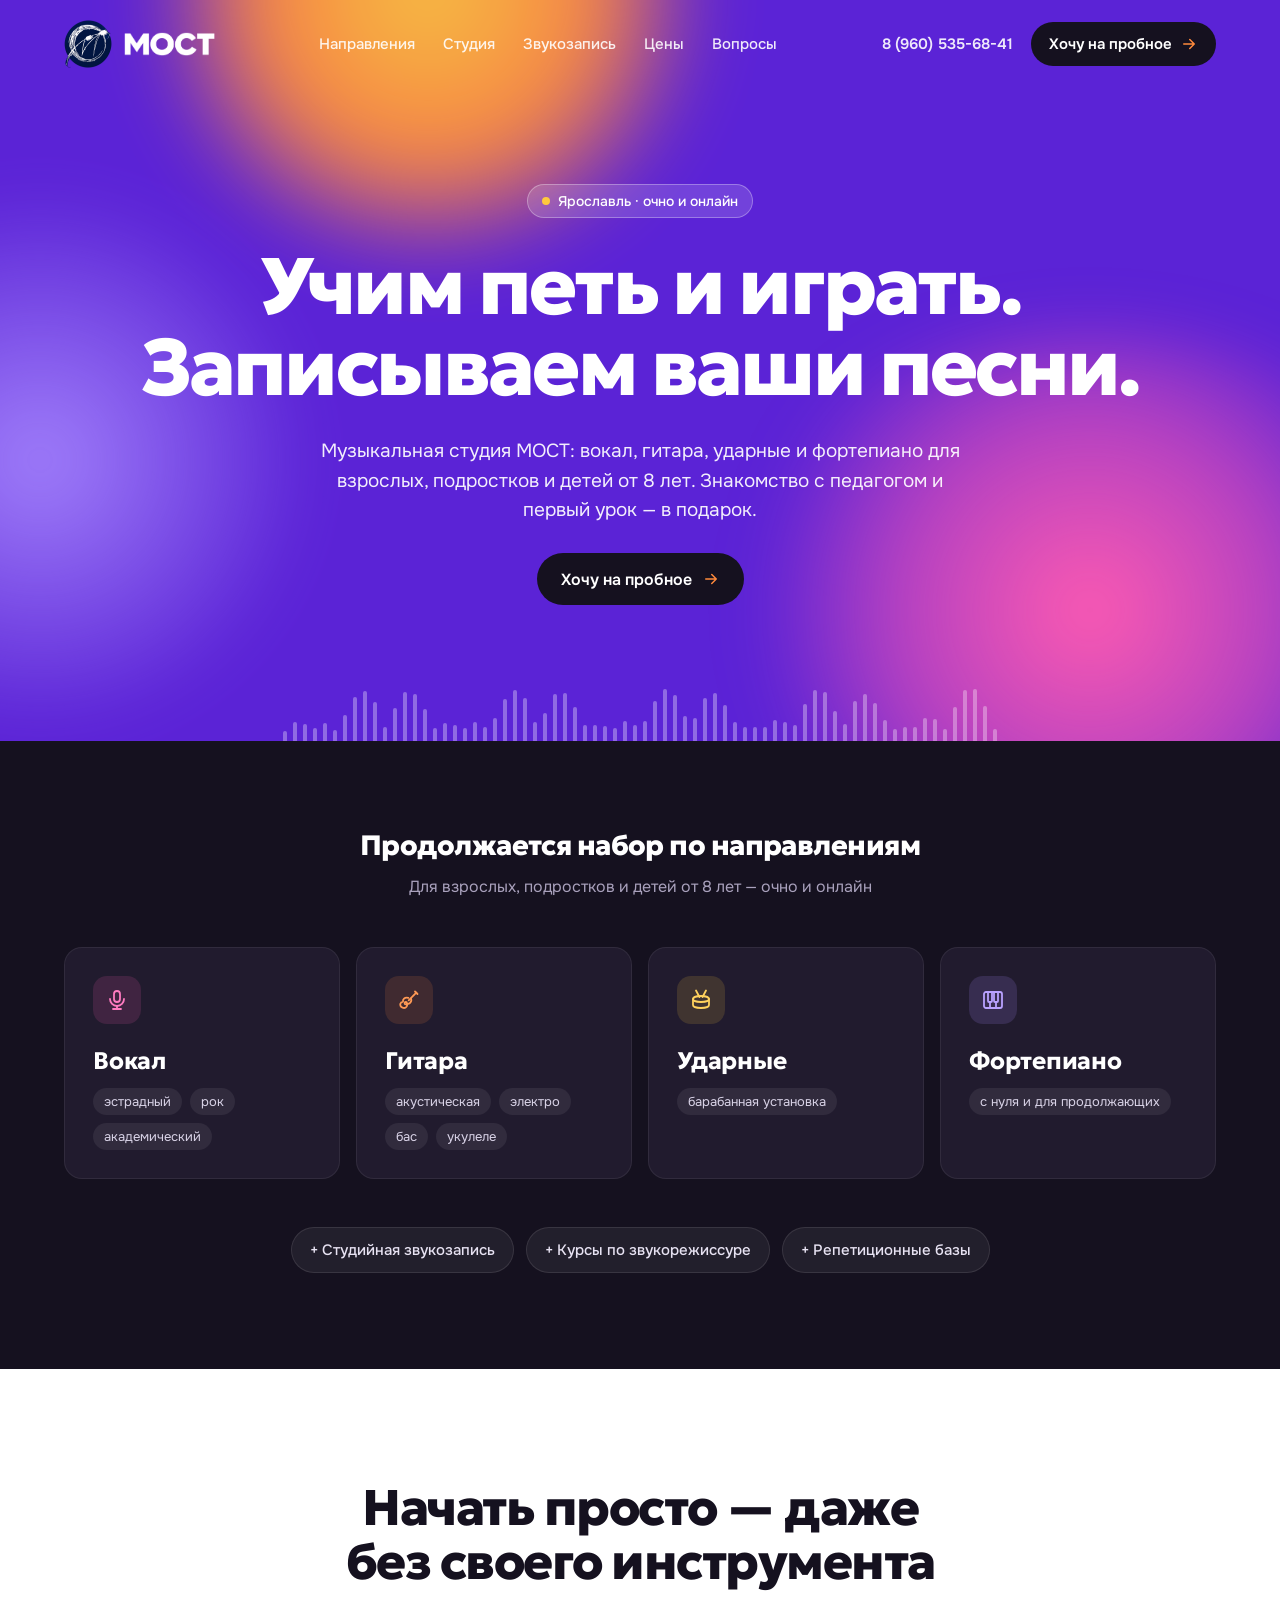
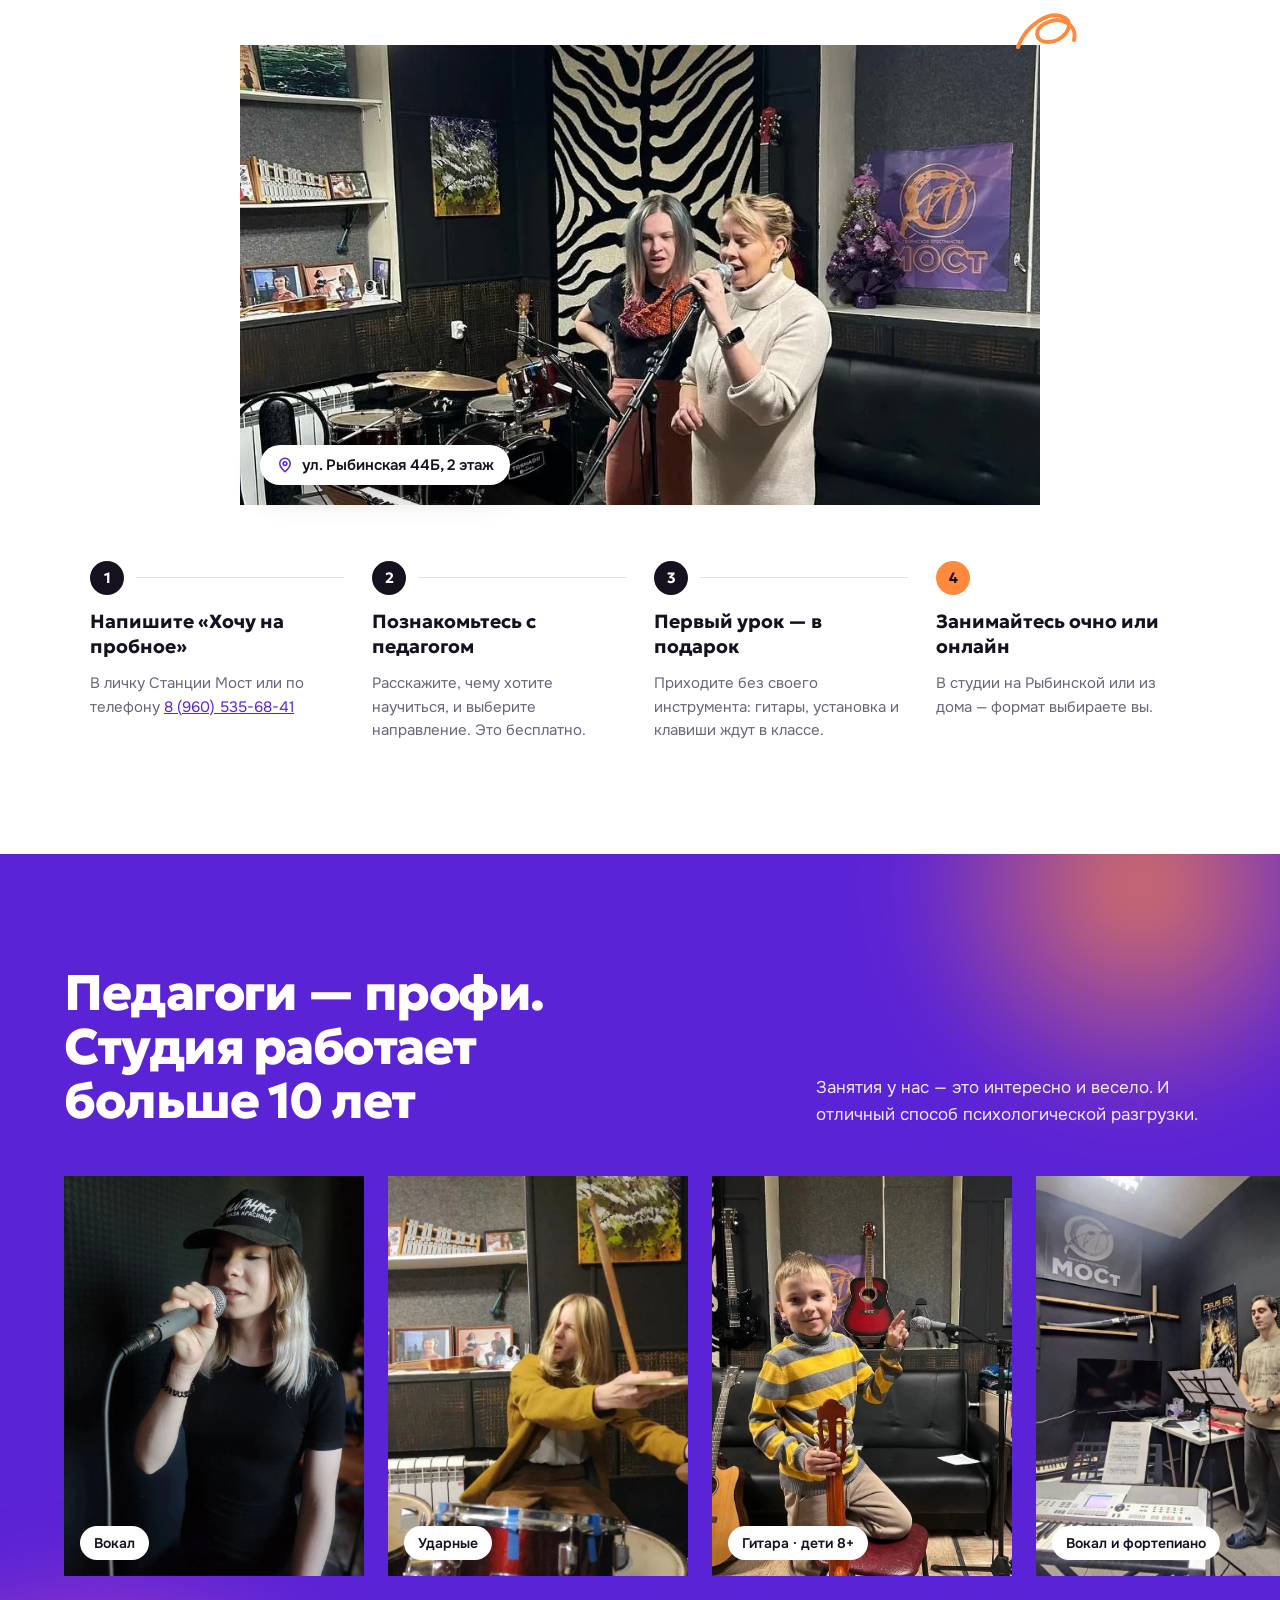
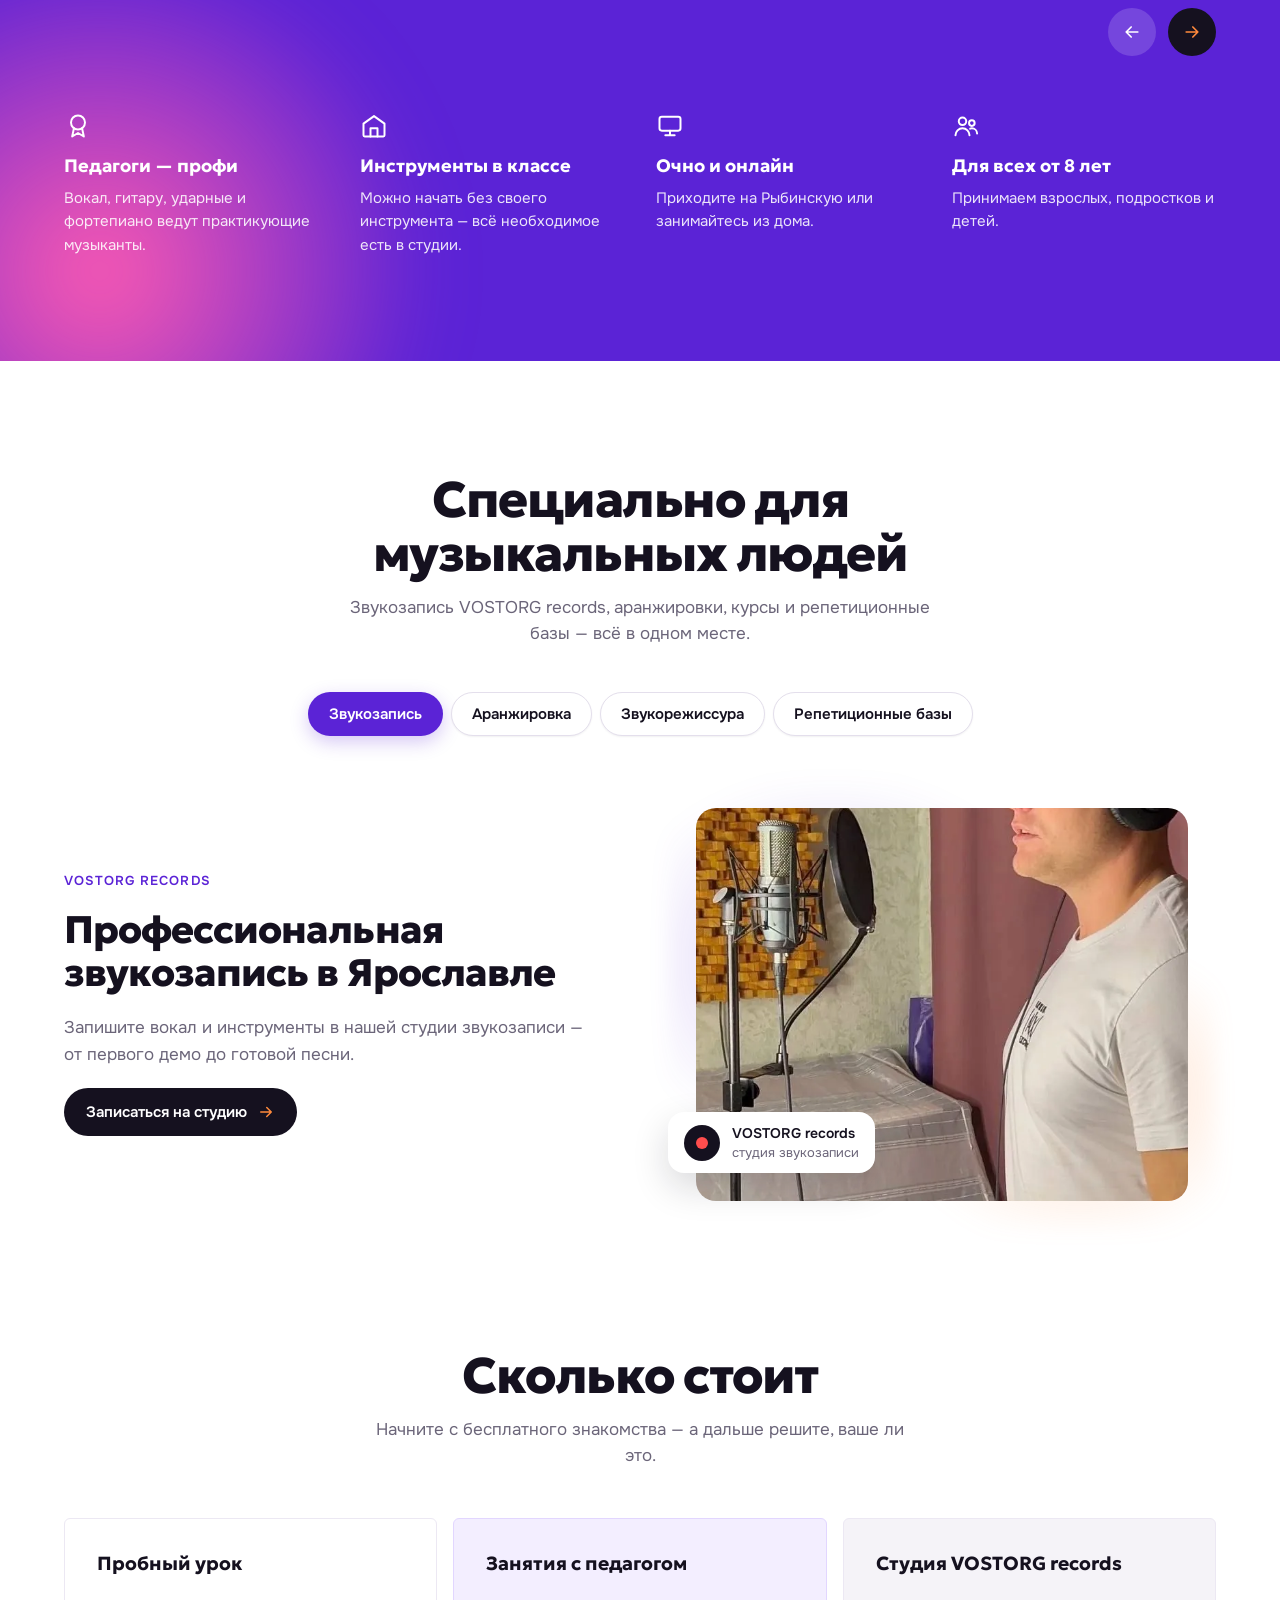
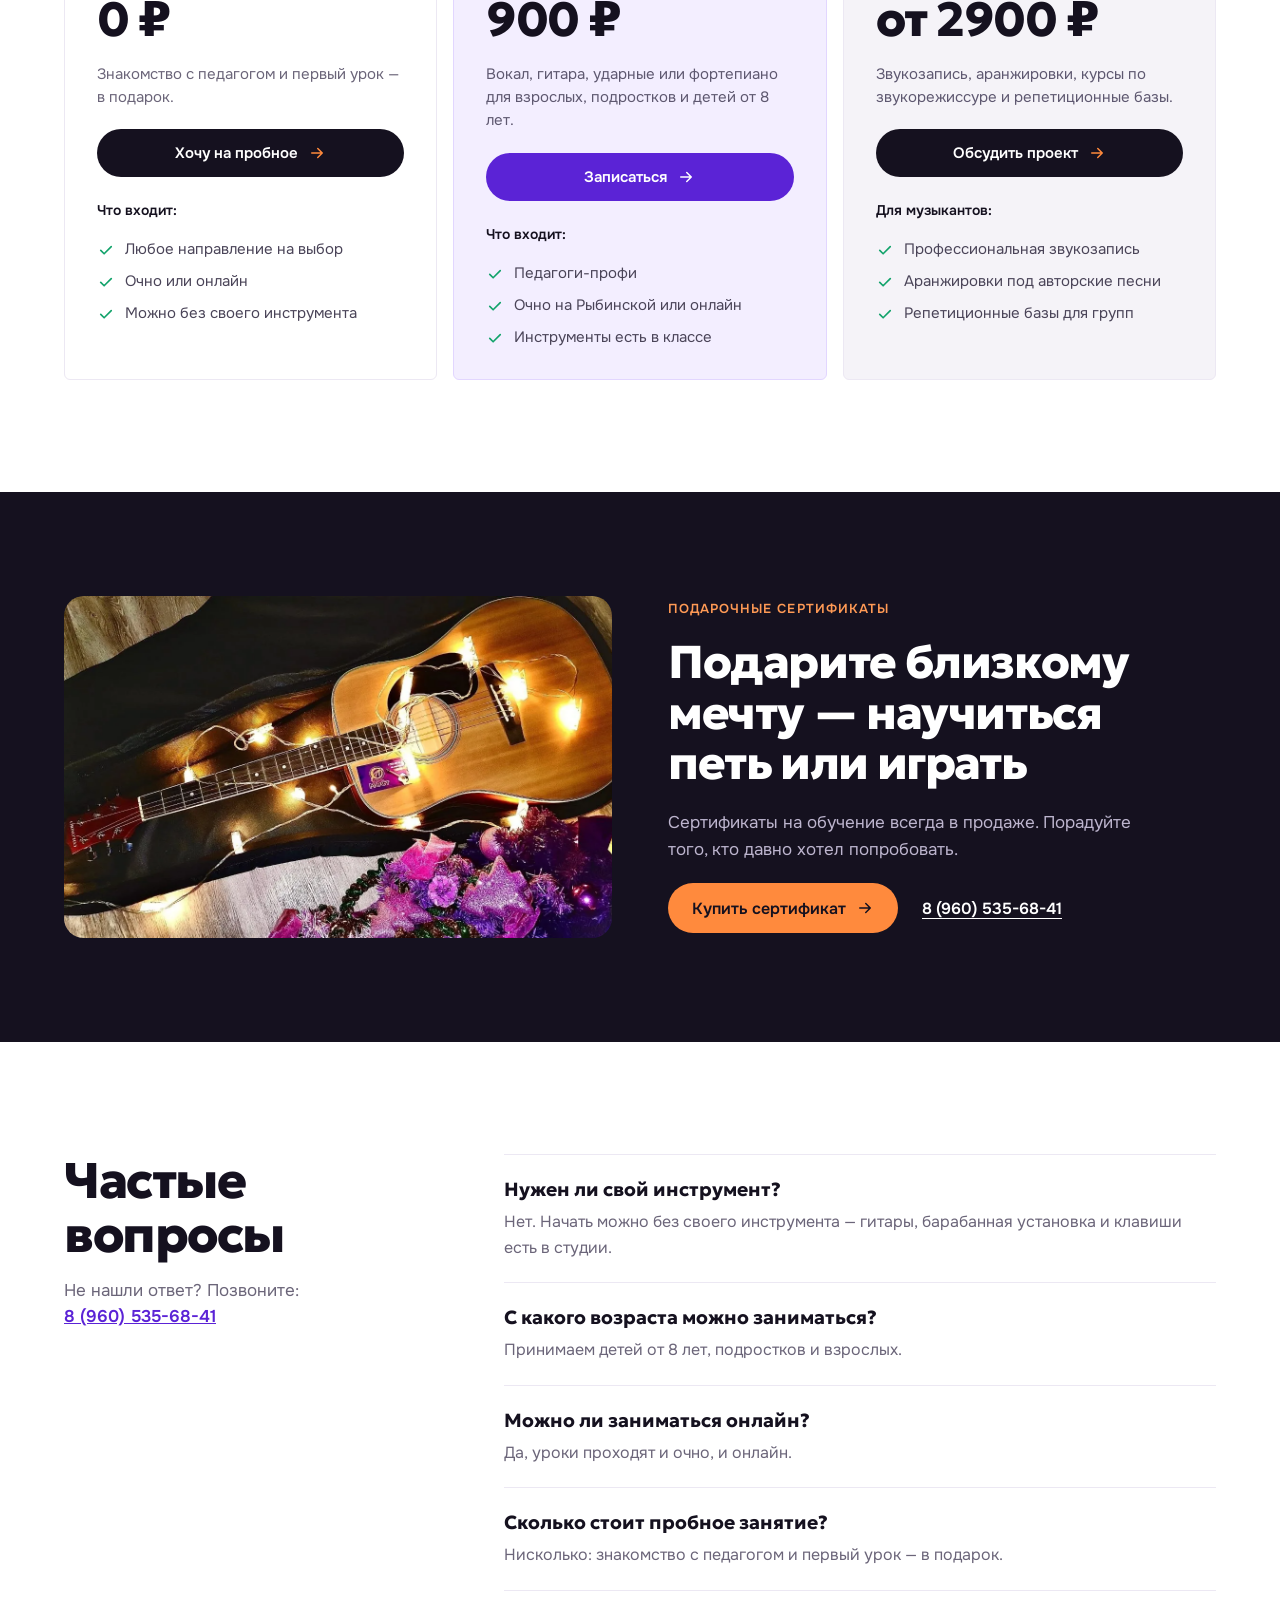
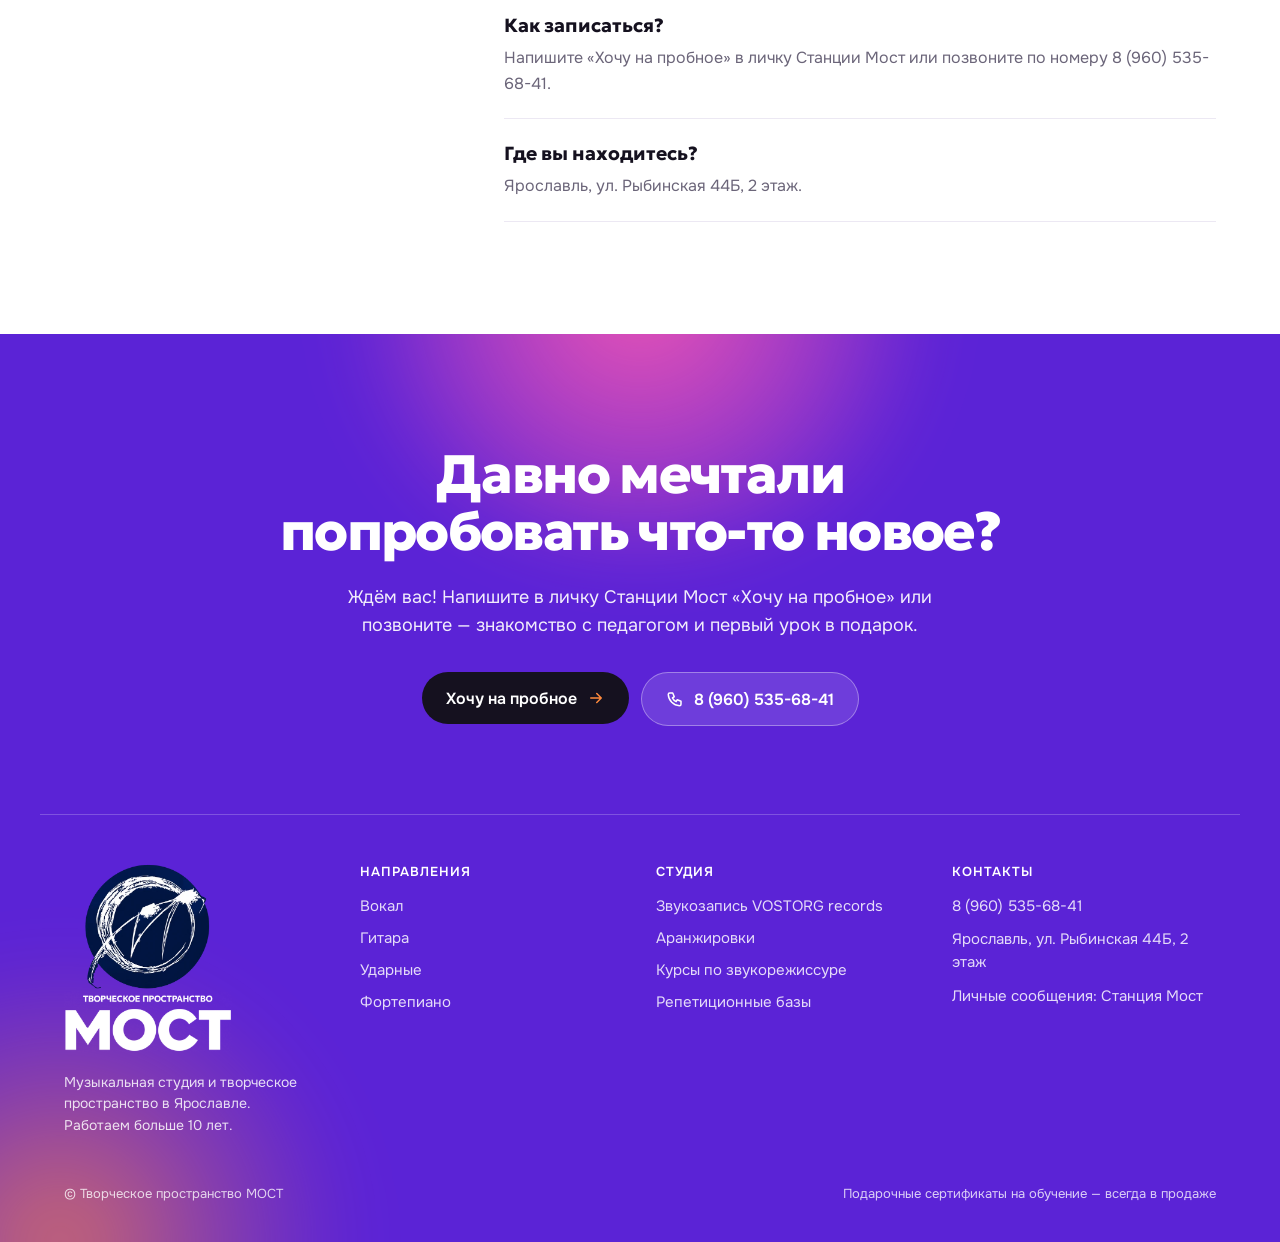
<file: most/index.html>
<!DOCTYPE html>
<html lang="ru">
<head>
<meta charset="UTF-8">
<meta name="viewport" content="width=device-width, initial-scale=1.0">
<title>МОСТ — музыкальная студия в Ярославле</title>
<meta name="description" content="Музыкальная студия МОСТ в Ярославле: вокал, гитара, ударные и фортепиано для взрослых, подростков и детей от 8 лет. Студия звукозаписи VOSTORG records, аранжировки, курсы звукорежиссуры и репетиционные базы.">
<link rel="preload" href="../assets/fonts/dj/geologica-cyrillic.woff2" as="font" type="font/woff2" crossorigin>
<link rel="preload" href="../assets/fonts/shop/onest-cyrillic.woff2" as="font" type="font/woff2" crossorigin>
<style>
@font-face{font-family:'Geologica';font-style:normal;font-weight:100 900;font-display:swap;src:url("../assets/fonts/dj/geologica-cyrillic.woff2") format("woff2");unicode-range:U+0301,U+0400-045F,U+0490-0491,U+04B0-04B1,U+2116}
@font-face{font-family:'Geologica';font-style:normal;font-weight:100 900;font-display:swap;src:url("../assets/fonts/dj/geologica-latin.woff2") format("woff2");unicode-range:U+0000-00FF,U+0131,U+0152-0153,U+02BB-02BC,U+02C6,U+02DA,U+02DC,U+0304,U+0308,U+0329,U+2000-206F,U+20AC,U+2122,U+2191,U+2193,U+2212,U+2215,U+FEFF,U+FFFD}
@font-face{font-family:'Onest';font-style:normal;font-weight:100 900;font-display:swap;src:url("../assets/fonts/shop/onest-cyrillic.woff2") format("woff2");unicode-range:U+0301,U+0400-045F,U+0490-0491,U+04B0-04B1,U+2116}
@font-face{font-family:'Onest';font-style:normal;font-weight:100 900;font-display:swap;src:url("../assets/fonts/shop/onest-latin.woff2") format("woff2");unicode-range:U+0000-00FF,U+0131,U+0152-0153,U+02BB-02BC,U+02C6,U+02DA,U+02DC,U+0304,U+0308,U+0329,U+2000-206F,U+20AC,U+2122,U+2191,U+2193,U+2212,U+2215,U+FEFF,U+FFFD}

body{margin:0;background:#fff;color:#15111F;font-family:'Onest',system-ui,-apple-system,'Segoe UI',Roboto,Arial,sans-serif;-webkit-font-smoothing:antialiased}
a{color:#5B23D6}a:hover{color:#3E139E}
.blob{animation:drift 22s ease-in-out infinite alternate}
.blob.b2{animation-duration:28s;animation-direction:alternate-reverse}
.blob.b3{animation-duration:34s}
@keyframes drift{0%{transform:translate3d(0,0,0) scale(1)}50%{transform:translate3d(40px,-24px,0) scale(1.08)}100%{transform:translate3d(-30px,30px,0) scale(.96)}}
.eq span{transform-origin:bottom;animation:eq 1.8s ease-in-out infinite alternate}
@keyframes eq{0%{transform:scaleY(.3)}100%{transform:scaleY(1)}}
.still .blob,.still .eq span{animation:none}
.track{scrollbar-width:none}.track::-webkit-scrollbar{display:none}
.btn-ink{transition:background .2s ease}.btn-ink:hover{background:#2E2541 !important;color:#fff !important}
.btn-orange:hover{background:#FFA062 !important;color:#15111F !important}
.btn-ghost:hover{background:rgba(255,255,255,.22) !important;color:#fff !important}
.nav-a{color:#fff;text-decoration:none;opacity:.9}.nav-a:hover{opacity:1;color:#fff;text-decoration:underline;text-underline-offset:5px}
.chip-dark{color:#E7E2F2;text-decoration:none}.chip-dark:hover{color:#fff;background:rgba(255,255,255,.12) !important}
.foot a{color:rgba(255,255,255,.84);text-decoration:none}.foot a:hover{color:#fff;text-decoration:underline;text-underline-offset:4px}
:focus-visible{outline:2px solid #FF8A3D;outline-offset:3px}
@media (max-width:860px){.nav-links{display:none !important}.hide-sm{display:none !important}}
@media (prefers-reduced-motion:reduce){.blob,.eq span{animation:none}}
html{scroll-behavior:smooth}
[hidden]{display:none !important}
.eq span{display:block;width:4px;border-radius:2px 2px 0 0;background:#fff}
.tab{height:44px;padding:0 20px;border-radius:999px;border:1px solid #E4DFEC;background:#fff;color:#15111F;font-family:inherit;font-weight:600;font-size:15px;cursor:pointer;box-shadow:0 1px 2px rgba(21,17,31,.06);transition:background .2s ease,color .2s ease}
.tab:hover{border-color:#CFC6E0}
.tab[aria-selected="true"]{background:#5B23D6;border-color:transparent;color:#fff;box-shadow:0 6px 18px rgba(91,35,214,.25)}
@media (prefers-reduced-motion:reduce){html{scroll-behavior:auto}}
</style>
</head>
<body>
<div class="root" style="width: 100%; min-width: 0; overflow-x: hidden">

<!-- HERO -->
<section id="top" style="position: relative; overflow: hidden; background: #5B23D6; color: #fff">
<div aria-hidden="true" style="position: absolute; inset: 0; pointer-events: none">
<div class="blob b1" style="position: absolute; left: 10%; top: -280px; width: 600px; height: 540px; border-radius: 50%; background: radial-gradient(circle at 50% 50%, #FFC93C 0%, #FF8A3D 42%, rgba(255,138,61,0) 70%); filter: blur(36px); opacity: 0.95"></div>
<div class="blob b2" style="position: absolute; right: -200px; top: 330px; width: 780px; height: 560px; border-radius: 50%; background: radial-gradient(circle at 50% 50%, #FF5BB0 0%, rgba(255,91,176,0.55) 40%, rgba(255,91,176,0) 70%); filter: blur(30px)"></div>
<div class="blob b3" style="position: absolute; left: -240px; top: 180px; width: 560px; height: 560px; border-radius: 50%; background: radial-gradient(circle at 50% 50%, #A98BFF 0%, rgba(169,139,255,0) 70%); filter: blur(30px); opacity: 0.9"></div>
</div>

<header style="position: relative; z-index: 2; max-width: 1200px; margin: 0 auto; padding: 20px 24px; box-sizing: border-box; display: flex; align-items: center; justify-content: space-between; gap: 24px; flex-wrap: wrap">
<a href="#top" aria-label="Творческое пространство МОСТ — на главную" style="display: flex; align-items: center; gap: 12px; text-decoration: none">
<img src="../assets/most/img/logo-emblem.webp" alt="" style="display: block; width: 48px; height: auto">
<img src="../assets/most/img/logo-wordmark.webp" alt="" style="display: block; height: 24px; width: auto">
</a>
<nav class="nav-links" aria-label="Основное меню" style="display: flex; gap: 28px; font-size: 15px; font-weight: 500">
<a href="#directions" class="nav-a">Направления</a>
<a href="#studio" class="nav-a">Студия</a>
<a href="#services" class="nav-a" data-tab="rec">Звукозапись</a>
<a href="#prices" class="nav-a">Цены</a>
<a href="#faq" class="nav-a">Вопросы</a>
</nav>
<div style="display: flex; align-items: center; gap: 18px">
<a href="tel:+79605356841" class="hide-sm nav-a" style="font-weight: 600; font-size: 15px; white-space: nowrap">8 (960) 535-68-41</a>
<a href="#start" class="btn-ink" style="display: inline-flex; align-items: center; gap: 8px; height: 44px; padding: 0 18px; border-radius: 999px; background: #15111F; color: #fff; text-decoration: none; font-weight: 600; font-size: 15px; white-space: nowrap">Хочу на пробное<svg width="18" height="18" viewBox="0 0 24 24" fill="none" stroke="#FF8A3D" stroke-width="2" stroke-linecap="round" stroke-linejoin="round" aria-hidden="true"><path d="M5 12h14M13 6l6 6-6 6"></path></svg></a>
</div>
</header>

<div style="position: relative; z-index: 1; max-width: 1200px; margin: 0 auto; padding: 96px 24px 136px; box-sizing: border-box; display: flex; flex-direction: column; align-items: center; text-align: center; gap: 28px">
<span style="display: inline-flex; align-items: center; gap: 8px; padding: 7px 14px; border-radius: 999px; background: rgba(255,255,255,0.14); border: 1px solid rgba(255,255,255,0.3); font-size: 14px; font-weight: 500"><span aria-hidden="true" style="width: 8px; height: 8px; border-radius: 50%; background: #FFC93C"></span>Ярославль · очно и онлайн</span>
<h1 style="margin: 0; font-family: Geologica, Onest, system-ui, sans-serif; font-weight: 800; font-size: clamp(42px, 6.4vw, 80px); line-height: 1.02; letter-spacing: -0.035em; max-width: 1000px; text-wrap: balance">Учим петь и играть. Записываем ваши песни.</h1>
<p style="margin: 0; max-width: 660px; font-size: 19px; line-height: 1.55; color: rgba(255,255,255,0.92); text-wrap: pretty">Музыкальная студия МОСТ: вокал, гитара, ударные и фортепиано для взрослых, подростков и детей от 8 лет. Знакомство с педагогом и первый урок — в подарок.</p>
<a href="#start" class="btn-ink" style="display: inline-flex; align-items: center; gap: 10px; height: 52px; padding: 0 24px; border-radius: 999px; background: #15111F; color: #fff; text-decoration: none; font-weight: 600; font-size: 16px">Хочу на пробное<svg width="18" height="18" viewBox="0 0 24 24" fill="none" stroke="#FF8A3D" stroke-width="2" stroke-linecap="round" stroke-linejoin="round" aria-hidden="true"><path d="M5 12h14M13 6l6 6-6 6"></path></svg></a>
</div>

<div class="eq" aria-hidden="true" style="position: absolute; left: 50%; bottom: 0; transform: translateX(-50%); display: flex; align-items: flex-end; gap: 6px; height: 60px; opacity: 0.32; pointer-events: none">

<span style="height: 10px; animation-delay: -0.00s"></span>
<span style="height: 19px; animation-delay: -0.14s"></span>
<span style="height: 17px; animation-delay: -0.27s"></span>
<span style="height: 13px; animation-delay: -0.41s"></span>
<span style="height: 18px; animation-delay: -0.55s"></span>
<span style="height: 11px; animation-delay: -0.69s"></span>
<span style="height: 26px; animation-delay: -0.82s"></span>
<span style="height: 44px; animation-delay: -0.96s"></span>
<span style="height: 50px; animation-delay: -1.10s"></span>
<span style="height: 39px; animation-delay: -1.23s"></span>
<span style="height: 14px; animation-delay: -1.37s"></span>
<span style="height: 33px; animation-delay: -1.51s"></span>
<span style="height: 49px; animation-delay: -1.64s"></span>
<span style="height: 47px; animation-delay: -1.78s"></span>
<span style="height: 32px; animation-delay: -0.12s"></span>
<span style="height: 13px; animation-delay: -0.26s"></span>
<span style="height: 18px; animation-delay: -0.39s"></span>
<span style="height: 16px; animation-delay: -0.53s"></span>
<span style="height: 13px; animation-delay: -0.67s"></span>
<span style="height: 19px; animation-delay: -0.80s"></span>
<span style="height: 14px; animation-delay: -0.94s"></span>
<span style="height: 23px; animation-delay: -1.08s"></span>
<span style="height: 42px; animation-delay: -1.21s"></span>
<span style="height: 51px; animation-delay: -1.35s"></span>
<span style="height: 43px; animation-delay: -1.49s"></span>
<span style="height: 19px; animation-delay: -1.63s"></span>
<span style="height: 28px; animation-delay: -1.76s"></span>
<span style="height: 47px; animation-delay: -0.10s"></span>
<span style="height: 48px; animation-delay: -0.24s"></span>
<span style="height: 34px; animation-delay: -0.37s"></span>
<span style="height: 16px; animation-delay: -0.51s"></span>
<span style="height: 16px; animation-delay: -0.65s"></span>
<span style="height: 15px; animation-delay: -0.78s"></span>
<span style="height: 13px; animation-delay: -0.92s"></span>
<span style="height: 20px; animation-delay: -1.06s"></span>
<span style="height: 16px; animation-delay: -1.19s"></span>
<span style="height: 20px; animation-delay: -1.33s"></span>
<span style="height: 40px; animation-delay: -1.47s"></span>
<span style="height: 52px; animation-delay: -1.61s"></span>
<span style="height: 46px; animation-delay: -1.74s"></span>
<span style="height: 25px; animation-delay: -0.08s"></span>
<span style="height: 23px; animation-delay: -0.22s"></span>
<span style="height: 43px; animation-delay: -0.35s"></span>
<span style="height: 48px; animation-delay: -0.49s"></span>
<span style="height: 36px; animation-delay: -0.63s"></span>
<span style="height: 19px; animation-delay: -0.77s"></span>
<span style="height: 14px; animation-delay: -0.90s"></span>
<span style="height: 14px; animation-delay: -1.04s"></span>
<span style="height: 14px; animation-delay: -1.18s"></span>
<span style="height: 21px; animation-delay: -1.31s"></span>
<span style="height: 19px; animation-delay: -1.45s"></span>
<span style="height: 16px; animation-delay: -1.59s"></span>
<span style="height: 37px; animation-delay: -1.72s"></span>
<span style="height: 51px; animation-delay: -0.06s"></span>
<span style="height: 49px; animation-delay: -0.20s"></span>
<span style="height: 30px; animation-delay: -0.33s"></span>
<span style="height: 17px; animation-delay: -0.47s"></span>
<span style="height: 40px; animation-delay: -0.61s"></span>
<span style="height: 47px; animation-delay: -0.75s"></span>
<span style="height: 38px; animation-delay: -0.88s"></span>
<span style="height: 21px; animation-delay: -1.02s"></span>
<span style="height: 12px; animation-delay: -1.16s"></span>
<span style="height: 14px; animation-delay: -1.29s"></span>
<span style="height: 14px; animation-delay: -1.43s"></span>
<span style="height: 23px; animation-delay: -1.57s"></span>
<span style="height: 22px; animation-delay: -1.71s"></span>
<span style="height: 12px; animation-delay: -0.04s"></span>
<span style="height: 34px; animation-delay: -0.18s"></span>
<span style="height: 51px; animation-delay: -0.32s"></span>
<span style="height: 52px; animation-delay: -0.45s"></span>
<span style="height: 35px; animation-delay: -0.59s"></span>
<span style="height: 12px; animation-delay: -0.73s"></span>

</div>
</section>

<!-- DIRECTIONS (dark) -->
<section id="directions" style="background: #15111F; color: #fff; padding: 88px 0 96px">
<div style="max-width: 1200px; margin: 0 auto; padding: 0 24px; box-sizing: border-box; display: flex; flex-direction: column; gap: 48px">
<div style="display: flex; flex-direction: column; align-items: center; gap: 12px; text-align: center">
<h2 style="margin: 0; font-family: Geologica, Onest, system-ui, sans-serif; font-weight: 800; font-size: 28px; line-height: 1.2; letter-spacing: -0.02em">Продолжается набор по направлениям</h2>
<p style="margin: 0; color: #A9A1BC; font-size: 16px; line-height: 1.5">Для взрослых, подростков и детей от 8 лет — очно и онлайн</p>
</div>
<div style="display: grid; grid-template-columns: repeat(auto-fit, minmax(min(250px, 100%), 1fr)); gap: 16px">
<article style="background: #211B2E; border: 1px solid rgba(255,255,255,0.07); border-radius: 18px; padding: 28px; display: flex; flex-direction: column; gap: 22px">
<div style="width: 48px; height: 48px; border-radius: 14px; background: rgba(255,91,176,0.14); color: #FF7BC0; display: flex; align-items: center; justify-content: center"><svg width="24" height="24" viewBox="0 0 24 24" fill="none" stroke="currentColor" stroke-width="1.8" stroke-linecap="round" stroke-linejoin="round" aria-hidden="true"><rect x="9" y="3" width="6" height="11" rx="3"></rect><path d="M5 11a7 7 0 0 0 14 0"></path><path d="M12 18v3M8 21h8"></path></svg></div>
<div style="display: flex; flex-direction: column; gap: 12px">
<h3 style="margin: 0; font-family: Geologica, Onest, system-ui, sans-serif; font-weight: 700; font-size: 24px; letter-spacing: -0.01em">Вокал</h3>
<ul style="list-style: none; margin: 0; padding: 0; display: flex; flex-wrap: wrap; gap: 8px">
<li style="font-size: 13px; color: #D9D3E7; padding: 5px 11px; border-radius: 999px; background: rgba(255,255,255,0.07)">эстрадный</li>
<li style="font-size: 13px; color: #D9D3E7; padding: 5px 11px; border-radius: 999px; background: rgba(255,255,255,0.07)">рок</li>
<li style="font-size: 13px; color: #D9D3E7; padding: 5px 11px; border-radius: 999px; background: rgba(255,255,255,0.07)">академический</li>
</ul>
</div>
</article>
<article style="background: #211B2E; border: 1px solid rgba(255,255,255,0.07); border-radius: 18px; padding: 28px; display: flex; flex-direction: column; gap: 22px">
<div style="width: 48px; height: 48px; border-radius: 14px; background: rgba(255,138,61,0.14); color: #FF9A55; display: flex; align-items: center; justify-content: center"><svg width="24" height="24" viewBox="0 0 24 24" fill="none" stroke="currentColor" stroke-width="1.8" stroke-linecap="round" stroke-linejoin="round" aria-hidden="true"><path d="M18 3.5l2.5 2.5"></path><path d="M19.3 4.7l-7.6 7.6"></path><path d="M11.3 9.9c-1.5-.6-3.2-.3-4.3.8-.9.9-1.2 2-1 3-1.1.2-2.1.8-2.5 1.8-.8 1.7.3 3.6 2.1 4.2 1.5.6 3.2 0 4.1-1.3.5-.8.6-1.7.4-2.4 1.1.1 2.2-.2 3-1.1 1.1-1.1 1.5-2.8.9-4.3"></path><circle cx="8.8" cy="15.2" r="1.2"></circle></svg></div>
<div style="display: flex; flex-direction: column; gap: 12px">
<h3 style="margin: 0; font-family: Geologica, Onest, system-ui, sans-serif; font-weight: 700; font-size: 24px; letter-spacing: -0.01em">Гитара</h3>
<ul style="list-style: none; margin: 0; padding: 0; display: flex; flex-wrap: wrap; gap: 8px">
<li style="font-size: 13px; color: #D9D3E7; padding: 5px 11px; border-radius: 999px; background: rgba(255,255,255,0.07)">акустическая</li>
<li style="font-size: 13px; color: #D9D3E7; padding: 5px 11px; border-radius: 999px; background: rgba(255,255,255,0.07)">электро</li>
<li style="font-size: 13px; color: #D9D3E7; padding: 5px 11px; border-radius: 999px; background: rgba(255,255,255,0.07)">бас</li>
<li style="font-size: 13px; color: #D9D3E7; padding: 5px 11px; border-radius: 999px; background: rgba(255,255,255,0.07)">укулеле</li>
</ul>
</div>
</article>
<article style="background: #211B2E; border: 1px solid rgba(255,255,255,0.07); border-radius: 18px; padding: 28px; display: flex; flex-direction: column; gap: 22px">
<div style="width: 48px; height: 48px; border-radius: 14px; background: rgba(255,201,60,0.14); color: #FFD25E; display: flex; align-items: center; justify-content: center"><svg width="24" height="24" viewBox="0 0 24 24" fill="none" stroke="currentColor" stroke-width="1.8" stroke-linecap="round" stroke-linejoin="round" aria-hidden="true"><ellipse cx="12" cy="11" rx="8" ry="3"></ellipse><path d="M4 11v6c0 1.7 3.6 3 8 3s8-1.3 8-3v-6"></path><path d="M7 2.5l3.5 6.5M17 2.5l-3.5 6.5"></path></svg></div>
<div style="display: flex; flex-direction: column; gap: 12px">
<h3 style="margin: 0; font-family: Geologica, Onest, system-ui, sans-serif; font-weight: 700; font-size: 24px; letter-spacing: -0.01em">Ударные</h3>
<ul style="list-style: none; margin: 0; padding: 0; display: flex; flex-wrap: wrap; gap: 8px">
<li style="font-size: 13px; color: #D9D3E7; padding: 5px 11px; border-radius: 999px; background: rgba(255,255,255,0.07)">барабанная установка</li>
</ul>
</div>
</article>
<article style="background: #211B2E; border: 1px solid rgba(255,255,255,0.07); border-radius: 18px; padding: 28px; display: flex; flex-direction: column; gap: 22px">
<div style="width: 48px; height: 48px; border-radius: 14px; background: rgba(169,139,255,0.16); color: #B9A2FF; display: flex; align-items: center; justify-content: center"><svg width="24" height="24" viewBox="0 0 24 24" fill="none" stroke="currentColor" stroke-width="1.8" stroke-linecap="round" stroke-linejoin="round" aria-hidden="true"><rect x="3" y="4" width="18" height="16" rx="2"></rect><path d="M9 20v-6M15 20v-6"></path><rect x="7" y="4" width="4" height="10" rx="1"></rect><rect x="13" y="4" width="4" height="10" rx="1"></rect></svg></div>
<div style="display: flex; flex-direction: column; gap: 12px">
<h3 style="margin: 0; font-family: Geologica, Onest, system-ui, sans-serif; font-weight: 700; font-size: 24px; letter-spacing: -0.01em">Фортепиано</h3>
<ul style="list-style: none; margin: 0; padding: 0; display: flex; flex-wrap: wrap; gap: 8px">
<li style="font-size: 13px; color: #D9D3E7; padding: 5px 11px; border-radius: 999px; background: rgba(255,255,255,0.07)">с нуля и для продолжающих</li>
</ul>
</div>
</article>
</div>
<div style="display: flex; flex-wrap: wrap; justify-content: center; gap: 12px">
<a href="#services" class="chip-dark" data-tab="rec" style="display: inline-flex; align-items: center; height: 44px; padding: 0 18px; border-radius: 999px; background: rgba(255,255,255,0.06); border: 1px solid rgba(255,255,255,0.1); font-size: 15px; font-weight: 500">+ Студийная звукозапись</a>
<a href="#services" class="chip-dark" data-tab="eng" style="display: inline-flex; align-items: center; height: 44px; padding: 0 18px; border-radius: 999px; background: rgba(255,255,255,0.06); border: 1px solid rgba(255,255,255,0.1); font-size: 15px; font-weight: 500">+ Курсы по звукорежиссуре</a>
<a href="#services" class="chip-dark" data-tab="reh" style="display: inline-flex; align-items: center; height: 44px; padding: 0 18px; border-radius: 999px; background: rgba(255,255,255,0.06); border: 1px solid rgba(255,255,255,0.1); font-size: 15px; font-weight: 500">+ Репетиционные базы</a>
</div>
</div>
</section>

<!-- HOW TO START (white) -->
<section id="how" style="background: #fff; padding: 112px 0">
<div style="max-width: 1200px; margin: 0 auto; padding: 0 24px; box-sizing: border-box; display: flex; flex-direction: column; gap: 56px">
<h2 style="margin: 0 auto; max-width: 780px; text-align: center; font-family: Geologica, Onest, system-ui, sans-serif; font-weight: 800; font-size: clamp(32px, 4.2vw, 50px); line-height: 1.08; letter-spacing: -0.03em; color: #15111F; text-wrap: balance">Начать просто — даже без своего инструмента</h2>
<div style="position: relative; width: 100%; max-width: 800px; margin: 0 auto">
<svg class="hide-sm" width="76" height="76" viewBox="0 0 76 76" aria-hidden="true" style="position: absolute; right: -44px; top: -52px"><path d="M10 54c8-22 32-38 47-29 11 7-2 24-17 24-13 0-15-13-2-19 15-8 32 2 28 17" fill="none" stroke="#FF8A3D" stroke-width="4" stroke-linecap="round"></path></svg>
<img loading="lazy" src="../assets/most/img/vocal-duo.webp" alt="Урок вокала: педагог и ученица поют у микрофона в классе МОСТ" style="display: block; width: 100%; height: 460px; object-fit: cover; object-position: 50% 47%">
<span style="position: absolute; left: 20px; bottom: 20px; display: inline-flex; align-items: center; gap: 8px; padding: 10px 16px; border-radius: 999px; background: #fff; color: #15111F; font-weight: 600; font-size: 15px; box-shadow: 0 10px 30px rgba(21,17,31,0.2)"><svg width="18" height="18" viewBox="0 0 24 24" fill="none" stroke="#5B23D6" stroke-width="2" stroke-linecap="round" stroke-linejoin="round" aria-hidden="true"><path d="M12 21s-7-6.2-7-11a7 7 0 0 1 14 0c0 4.8-7 11-7 11z"></path><circle cx="12" cy="10" r="2.5"></circle></svg>ул. Рыбинская 44Б, 2 этаж</span>
</div>
<ol style="list-style: none; margin: 0 auto; padding: 0; width: 100%; max-width: 1100px; display: grid; grid-template-columns: repeat(auto-fit, minmax(min(220px, 100%), 1fr)); gap: 32px 28px">
<li style="display: flex; flex-direction: column; gap: 14px">
<div style="display: flex; align-items: center; gap: 12px"><span style="flex: none; width: 34px; height: 34px; border-radius: 50%; background: #15111F; color: #fff; font-family: Geologica, Onest, system-ui, sans-serif; font-weight: 700; font-size: 15px; display: flex; align-items: center; justify-content: center">1</span><span aria-hidden="true" style="flex: 1; height: 1px; background: #E4DFEC"></span></div>
<h3 style="margin: 0; font-family: Geologica, Onest, system-ui, sans-serif; font-weight: 700; font-size: 19px; line-height: 1.3; color: #15111F">Напишите «Хочу на пробное»</h3>
<p style="margin: 0; color: #6B6579; font-size: 15px; line-height: 1.55">В личку Станции Мост или по телефону <a href="tel:+79605356841" style="white-space: nowrap">8 (960) 535-68-41</a></p>
</li>
<li style="display: flex; flex-direction: column; gap: 14px">
<div style="display: flex; align-items: center; gap: 12px"><span style="flex: none; width: 34px; height: 34px; border-radius: 50%; background: #15111F; color: #fff; font-family: Geologica, Onest, system-ui, sans-serif; font-weight: 700; font-size: 15px; display: flex; align-items: center; justify-content: center">2</span><span aria-hidden="true" style="flex: 1; height: 1px; background: #E4DFEC"></span></div>
<h3 style="margin: 0; font-family: Geologica, Onest, system-ui, sans-serif; font-weight: 700; font-size: 19px; line-height: 1.3; color: #15111F">Познакомьтесь с педагогом</h3>
<p style="margin: 0; color: #6B6579; font-size: 15px; line-height: 1.55">Расскажите, чему хотите научиться, и выберите направление. Это бесплатно.</p>
</li>
<li style="display: flex; flex-direction: column; gap: 14px">
<div style="display: flex; align-items: center; gap: 12px"><span style="flex: none; width: 34px; height: 34px; border-radius: 50%; background: #15111F; color: #fff; font-family: Geologica, Onest, system-ui, sans-serif; font-weight: 700; font-size: 15px; display: flex; align-items: center; justify-content: center">3</span><span aria-hidden="true" style="flex: 1; height: 1px; background: #E4DFEC"></span></div>
<h3 style="margin: 0; font-family: Geologica, Onest, system-ui, sans-serif; font-weight: 700; font-size: 19px; line-height: 1.3; color: #15111F">Первый урок — в подарок</h3>
<p style="margin: 0; color: #6B6579; font-size: 15px; line-height: 1.55">Приходите без своего инструмента: гитары, установка и клавиши ждут в классе.</p>
</li>
<li style="display: flex; flex-direction: column; gap: 14px">
<div style="display: flex; align-items: center; gap: 12px"><span style="flex: none; width: 34px; height: 34px; border-radius: 50%; background: #FF8A3D; color: #15111F; font-family: Geologica, Onest, system-ui, sans-serif; font-weight: 700; font-size: 15px; display: flex; align-items: center; justify-content: center">4</span></div>
<h3 style="margin: 0; font-family: Geologica, Onest, system-ui, sans-serif; font-weight: 700; font-size: 19px; line-height: 1.3; color: #15111F">Занимайтесь очно или онлайн</h3>
<p style="margin: 0; color: #6B6579; font-size: 15px; line-height: 1.55">В студии на Рыбинской или из дома — формат выбираете вы.</p>
</li>
</ol>
</div>
</section>

<!-- STUDIO / TEACHERS (accent) -->
<section id="studio" style="position: relative; overflow: hidden; background: #5B23D6; color: #fff; padding: 112px 0 104px">
<div aria-hidden="true" style="position: absolute; inset: 0; pointer-events: none">
<div class="blob b2" style="position: absolute; left: -260px; bottom: -220px; width: 720px; height: 620px; border-radius: 50%; background: radial-gradient(circle at 50% 50%, #FF5BB0 0%, rgba(255,91,176,0.45) 38%, rgba(255,91,176,0) 70%); filter: blur(34px)"></div>
<div class="blob b1" style="position: absolute; right: -120px; top: -200px; width: 520px; height: 460px; border-radius: 50%; background: radial-gradient(circle at 50% 50%, #FF8A3D 0%, rgba(255,138,61,0.4) 40%, rgba(255,138,61,0) 70%); filter: blur(40px); opacity: 0.8"></div>
</div>
<div style="position: relative; z-index: 1; max-width: 1200px; margin: 0 auto; padding: 0 24px; box-sizing: border-box; display: flex; flex-wrap: wrap; align-items: flex-end; justify-content: space-between; gap: 24px 48px">
<h2 style="margin: 0; max-width: 660px; font-family: Geologica, Onest, system-ui, sans-serif; font-weight: 800; font-size: clamp(32px, 4.2vw, 50px); line-height: 1.08; letter-spacing: -0.03em; text-wrap: balance">Педагоги — профи. Студия работает больше 10 лет</h2>
<p style="margin: 0; max-width: 400px; font-size: 17px; line-height: 1.55; color: rgba(255,255,255,0.9)">Занятия у нас — это интересно и весело. И отличный способ психологической разгрузки.</p>
</div>
<div class="track" id="track" style="position: relative; z-index: 1; display: flex; gap: 24px; overflow-x: auto; scroll-snap-type: x mandatory; padding: 48px max(24px, calc((100% - 1152px) / 2)) 8px; scroll-padding-left: max(24px, calc((100% - 1152px) / 2))">
<figure style="flex: 0 0 auto; position: relative; width: 300px; margin: 0; scroll-snap-align: start">
<img loading="lazy" src="../assets/most/img/vocal-girl.webp" alt="Ученица поёт в микрофон на уроке вокала" style="display: block; width: 300px; height: 400px; object-fit: cover; object-position: 50% 30%">
<figcaption style="position: absolute; left: 16px; bottom: 16px; padding: 8px 14px; border-radius: 999px; background: #fff; color: #15111F; font-weight: 600; font-size: 14px">Вокал</figcaption>
</figure>
<figure style="flex: 0 0 auto; position: relative; width: 300px; margin: 0; scroll-snap-align: start">
<img loading="lazy" src="../assets/most/img/drums.webp" alt="Ученик играет на барабанной установке" style="display: block; width: 300px; height: 400px; object-fit: cover; object-position: 50% 38%">
<figcaption style="position: absolute; left: 16px; bottom: 16px; padding: 8px 14px; border-radius: 999px; background: #fff; color: #15111F; font-weight: 600; font-size: 14px">Ударные</figcaption>
</figure>
<figure style="flex: 0 0 auto; position: relative; width: 300px; margin: 0; scroll-snap-align: start">
<img loading="lazy" src="../assets/most/img/kid-guitar.webp" alt="Мальчик с гитарой в классе студии" style="display: block; width: 300px; height: 400px; object-fit: cover; object-position: 50% 30%">
<figcaption style="position: absolute; left: 16px; bottom: 16px; padding: 8px 14px; border-radius: 999px; background: #fff; color: #15111F; font-weight: 600; font-size: 14px">Гитара · дети 8+</figcaption>
</figure>
<figure style="flex: 0 0 auto; position: relative; width: 300px; margin: 0; scroll-snap-align: start">
<img loading="lazy" src="../assets/most/img/vocal-piano.webp" alt="Урок вокала за клавишным инструментом" style="display: block; width: 300px; height: 400px; object-fit: cover; object-position: 50% 62%">
<figcaption style="position: absolute; left: 16px; bottom: 16px; padding: 8px 14px; border-radius: 999px; background: #fff; color: #15111F; font-weight: 600; font-size: 14px">Вокал и фортепиано</figcaption>
</figure>
<figure style="flex: 0 0 auto; position: relative; width: 300px; margin: 0; scroll-snap-align: start">
<img loading="lazy" src="../assets/most/img/band.webp" alt="Репетиция подросткового ансамбля: гитары, клавиши и вокал" style="display: block; width: 300px; height: 400px; object-fit: cover; object-position: 74% 50%">
<figcaption style="position: absolute; left: 16px; bottom: 16px; padding: 8px 14px; border-radius: 999px; background: #fff; color: #15111F; font-weight: 600; font-size: 14px">Ансамбль</figcaption>
</figure>
<figure style="flex: 0 0 auto; position: relative; width: 300px; margin: 0; scroll-snap-align: start">
<img loading="lazy" src="../assets/most/img/booth.webp" alt="Запись вокала в студии VOSTORG records" style="display: block; width: 300px; height: 400px; object-fit: cover; object-position: 50% 35%">
<figcaption style="position: absolute; left: 16px; bottom: 16px; padding: 8px 14px; border-radius: 999px; background: #fff; color: #15111F; font-weight: 600; font-size: 14px">Звукозапись</figcaption>
</figure>
</div>
<div style="position: relative; z-index: 1; max-width: 1200px; margin: 24px auto 0; padding: 0 24px; box-sizing: border-box; display: flex; justify-content: flex-end; gap: 12px">
<button type="button" aria-label="Предыдущие фото" id="prev" style="width: 48px; height: 48px; border-radius: 50%; border: 0; background: rgba(255,255,255,0.16); color: #fff; display: flex; align-items: center; justify-content: center; cursor: pointer"><svg width="20" height="20" viewBox="0 0 24 24" fill="none" stroke="currentColor" stroke-width="2" stroke-linecap="round" stroke-linejoin="round" aria-hidden="true"><path d="M19 12H5M11 6l-6 6 6 6"></path></svg></button>
<button type="button" aria-label="Следующие фото" id="next" style="width: 48px; height: 48px; border-radius: 50%; border: 0; background: #15111F; color: #FF8A3D; display: flex; align-items: center; justify-content: center; cursor: pointer"><svg width="20" height="20" viewBox="0 0 24 24" fill="none" stroke="currentColor" stroke-width="2" stroke-linecap="round" stroke-linejoin="round" aria-hidden="true"><path d="M5 12h14M13 6l6 6-6 6"></path></svg></button>
</div>
<div style="position: relative; z-index: 1; max-width: 1200px; margin: 56px auto 0; padding: 0 24px; box-sizing: border-box; display: grid; grid-template-columns: repeat(auto-fit, minmax(min(230px, 100%), 1fr)); gap: 32px">
<div style="display: flex; flex-direction: column; gap: 10px">
<svg width="28" height="28" viewBox="0 0 24 24" fill="none" stroke="#fff" stroke-width="1.7" stroke-linecap="round" stroke-linejoin="round" aria-hidden="true"><circle cx="12" cy="9" r="6"></circle><path d="M8.5 14l-1.5 7 5-3 5 3-1.5-7"></path></svg>
<h3 style="margin: 4px 0 0; font-family: Geologica, Onest, system-ui, sans-serif; font-weight: 700; font-size: 18px">Педагоги — профи</h3>
<p style="margin: 0; font-size: 15px; line-height: 1.55; color: rgba(255,255,255,0.88)">Вокал, гитару, ударные и фортепиано ведут практикующие музыканты.</p>
</div>
<div style="display: flex; flex-direction: column; gap: 10px">
<svg width="28" height="28" viewBox="0 0 24 24" fill="none" stroke="#fff" stroke-width="1.7" stroke-linecap="round" stroke-linejoin="round" aria-hidden="true"><path d="M3 10l9-6.5 9 6.5v10a1 1 0 0 1-1 1H4a1 1 0 0 1-1-1z"></path><path d="M9 21v-7h6v7"></path></svg>
<h3 style="margin: 4px 0 0; font-family: Geologica, Onest, system-ui, sans-serif; font-weight: 700; font-size: 18px">Инструменты в классе</h3>
<p style="margin: 0; font-size: 15px; line-height: 1.55; color: rgba(255,255,255,0.88)">Можно начать без своего инструмента — всё необходимое есть в студии.</p>
</div>
<div style="display: flex; flex-direction: column; gap: 10px">
<svg width="28" height="28" viewBox="0 0 24 24" fill="none" stroke="#fff" stroke-width="1.7" stroke-linecap="round" stroke-linejoin="round" aria-hidden="true"><rect x="3" y="4" width="18" height="12" rx="2"></rect><path d="M8 20h8M12 16v4"></path></svg>
<h3 style="margin: 4px 0 0; font-family: Geologica, Onest, system-ui, sans-serif; font-weight: 700; font-size: 18px">Очно и онлайн</h3>
<p style="margin: 0; font-size: 15px; line-height: 1.55; color: rgba(255,255,255,0.88)">Приходите на Рыбинскую или занимайтесь из дома.</p>
</div>
<div style="display: flex; flex-direction: column; gap: 10px">
<svg width="28" height="28" viewBox="0 0 24 24" fill="none" stroke="#fff" stroke-width="1.7" stroke-linecap="round" stroke-linejoin="round" aria-hidden="true"><circle cx="9" cy="8" r="3.2"></circle><path d="M3 20c0-3.3 2.7-6 6-6s6 2.7 6 6"></path><circle cx="17" cy="9.5" r="2.4"></circle><path d="M15.6 14.3c.4-.2.9-.3 1.4-.3 2.5 0 4.5 2 4.5 4.5"></path></svg>
<h3 style="margin: 4px 0 0; font-family: Geologica, Onest, system-ui, sans-serif; font-weight: 700; font-size: 18px">Для всех от 8 лет</h3>
<p style="margin: 0; font-size: 15px; line-height: 1.55; color: rgba(255,255,255,0.88)">Принимаем взрослых, подростков и детей.</p>
</div>
</div>
</section>

<!-- SERVICES TABS (white) -->
<section id="services" style="background: #fff; padding: 112px 0">
<div style="max-width: 1200px; margin: 0 auto; padding: 0 24px; box-sizing: border-box; display: flex; flex-direction: column; gap: 44px">
<div style="display: flex; flex-direction: column; align-items: center; gap: 14px; text-align: center">
<h2 style="margin: 0; max-width: 820px; font-family: Geologica, Onest, system-ui, sans-serif; font-weight: 800; font-size: clamp(32px, 4.2vw, 50px); line-height: 1.08; letter-spacing: -0.03em; color: #15111F; text-wrap: balance">Специально для музыкальных людей</h2>
<p style="margin: 0; max-width: 600px; color: #6B6579; font-size: 17px; line-height: 1.55">Звукозапись VOSTORG records, аранжировки, курсы и репетиционные базы — всё в одном месте.</p>
</div>
<div role="tablist" aria-label="Услуги студии" style="display: flex; flex-wrap: wrap; justify-content: center; gap: 8px">

<button type="button" class="tab" role="tab" id="tab-rec" aria-controls="panel-rec" aria-selected="true">Звукозапись</button>
<button type="button" class="tab" role="tab" id="tab-arr" aria-controls="panel-arr" aria-selected="false" tabindex="-1">Аранжировка</button>
<button type="button" class="tab" role="tab" id="tab-eng" aria-controls="panel-eng" aria-selected="false" tabindex="-1">Звукорежиссура</button>
<button type="button" class="tab" role="tab" id="tab-reh" aria-controls="panel-reh" aria-selected="false" tabindex="-1">Репетиционные базы</button>

</div>

<div role="tabpanel" id="panel-rec" aria-labelledby="tab-rec" tabindex="0" style="display: grid; grid-template-columns: repeat(auto-fit, minmax(min(440px, 100%), 1fr)); gap: 56px; align-items: center">
<div style="display: flex; flex-direction: column; align-items: flex-start; gap: 20px; max-width: 520px">
<span style="font-size: 13px; font-weight: 600; letter-spacing: 0.08em; text-transform: uppercase; color: #5B23D6">VOSTORG records</span>
<h3 style="margin: 0; font-family: Geologica, Onest, system-ui, sans-serif; font-weight: 800; font-size: clamp(28px, 3vw, 40px); line-height: 1.1; letter-spacing: -0.025em; color: #15111F">Профессиональная звукозапись в Ярославле</h3>
<p style="margin: 0; color: #6B6579; font-size: 17px; line-height: 1.6">Запишите вокал и инструменты в нашей студии звукозаписи — от первого демо до готовой песни.</p>
<a href="#start" class="btn-ink" style="display: inline-flex; align-items: center; gap: 10px; height: 48px; padding: 0 22px; border-radius: 999px; background: #15111F; color: #fff; text-decoration: none; font-weight: 600; font-size: 15px">Записаться на студию<svg width="18" height="18" viewBox="0 0 24 24" fill="none" stroke="#FF8A3D" stroke-width="2" stroke-linecap="round" stroke-linejoin="round" aria-hidden="true"><path d="M5 12h14M13 6l6 6-6 6"></path></svg></a>
</div>
<div style="position: relative; padding: 28px">
<div aria-hidden="true" style="position: absolute; inset: 0; border-radius: 40px; background: radial-gradient(60% 60% at 30% 40%, rgba(91,35,214,0.22), rgba(91,35,214,0) 70%), radial-gradient(50% 50% at 75% 70%, rgba(255,138,61,0.28), rgba(255,138,61,0) 70%); filter: blur(10px)"></div>
<img loading="lazy" src="../assets/most/img/booth.webp" alt="Вокалист в наушниках записывается у студийного микрофона" style="position: relative; display: block; width: 100%; aspect-ratio: 5 / 4; object-fit: cover; object-position: 50% 32%; border-radius: 20px">
<div style="position: absolute; left: 0; bottom: 56px; display: flex; align-items: center; gap: 12px; padding: 12px 16px; border-radius: 16px; background: #fff; box-shadow: 0 14px 36px rgba(21,17,31,0.16)">
<span aria-hidden="true" style="width: 36px; height: 36px; border-radius: 50%; background: #15111F; display: flex; align-items: center; justify-content: center"><span style="width: 12px; height: 12px; border-radius: 50%; background: #FF4D4D"></span></span>
<span style="display: flex; flex-direction: column; gap: 2px"><span style="font-weight: 600; font-size: 14px; color: #15111F">VOSTORG records</span><span style="font-size: 13px; color: #6B6579">студия звукозаписи</span></span>
</div>
</div>
</div>

<div role="tabpanel" id="panel-arr" aria-labelledby="tab-arr" tabindex="0" hidden style="display: grid; grid-template-columns: repeat(auto-fit, minmax(min(440px, 100%), 1fr)); gap: 56px; align-items: center">
<div style="display: flex; flex-direction: column; align-items: flex-start; gap: 20px; max-width: 520px">
<span style="font-size: 13px; font-weight: 600; letter-spacing: 0.08em; text-transform: uppercase; color: #5B23D6">Для авторов песен</span>
<h3 style="margin: 0; font-family: Geologica, Onest, system-ui, sans-serif; font-weight: 800; font-size: clamp(28px, 3vw, 40px); line-height: 1.1; letter-spacing: -0.025em; color: #15111F">Аранжировка любой сложности под ваши песни</h3>
<p style="margin: 0; color: #6B6579; font-size: 17px; line-height: 1.6">Принесите песню — хоть под гитару, хоть на диктофон. Разработаем аранжировку под ваш замысел.</p>
<a href="#start" class="btn-ink" style="display: inline-flex; align-items: center; gap: 10px; height: 48px; padding: 0 22px; border-radius: 999px; background: #15111F; color: #fff; text-decoration: none; font-weight: 600; font-size: 15px">Обсудить аранжировку<svg width="18" height="18" viewBox="0 0 24 24" fill="none" stroke="#FF8A3D" stroke-width="2" stroke-linecap="round" stroke-linejoin="round" aria-hidden="true"><path d="M5 12h14M13 6l6 6-6 6"></path></svg></a>
</div>
<div style="position: relative; padding: 28px">
<div aria-hidden="true" style="position: absolute; inset: 0; border-radius: 40px; background: radial-gradient(60% 60% at 30% 40%, rgba(91,35,214,0.22), rgba(91,35,214,0) 70%), radial-gradient(50% 50% at 75% 70%, rgba(255,138,61,0.28), rgba(255,138,61,0) 70%); filter: blur(10px)"></div>
<img loading="lazy" src="../assets/most/img/daw.webp" alt="Работа над аранжировкой в DAW на студийных мониторах" style="position: relative; display: block; width: 100%; aspect-ratio: 5 / 4; object-fit: cover; object-position: 45% 40%; border-radius: 20px">
<div style="position: absolute; left: 0; bottom: 56px; display: flex; align-items: center; gap: 12px; padding: 12px 16px; border-radius: 16px; background: #fff; box-shadow: 0 14px 36px rgba(21,17,31,0.16)">
<span aria-hidden="true" style="width: 36px; height: 36px; border-radius: 50%; background: #15111F; color: #FF8A3D; display: flex; align-items: center; justify-content: center"><svg width="18" height="18" viewBox="0 0 24 24" fill="none" stroke="currentColor" stroke-width="2" stroke-linecap="round" stroke-linejoin="round"><path d="M9 18V5l12-2v13"></path><circle cx="6" cy="18" r="3"></circle><circle cx="18" cy="16" r="3"></circle></svg></span>
<span style="display: flex; flex-direction: column; gap: 2px"><span style="font-weight: 600; font-size: 14px; color: #15111F">Авторские песни</span><span style="font-size: 13px; color: #6B6579">аранжировка любой сложности</span></span>
</div>
</div>
</div>

<div role="tabpanel" id="panel-eng" aria-labelledby="tab-eng" tabindex="0" hidden style="display: grid; grid-template-columns: repeat(auto-fit, minmax(min(440px, 100%), 1fr)); gap: 56px; align-items: center">
<div style="display: flex; flex-direction: column; align-items: flex-start; gap: 20px; max-width: 520px">
<span style="font-size: 13px; font-weight: 600; letter-spacing: 0.08em; text-transform: uppercase; color: #5B23D6">Курсы</span>
<h3 style="margin: 0; font-family: Geologica, Onest, system-ui, sans-serif; font-weight: 800; font-size: clamp(28px, 3vw, 40px); line-height: 1.1; letter-spacing: -0.025em; color: #15111F">Курсы по звукорежиссуре</h3>
<p style="margin: 0; color: #6B6579; font-size: 17px; line-height: 1.6">Научитесь записывать и обрабатывать звук на настоящей студийной технике.</p>
<a href="#start" class="btn-ink" style="display: inline-flex; align-items: center; gap: 10px; height: 48px; padding: 0 22px; border-radius: 999px; background: #15111F; color: #fff; text-decoration: none; font-weight: 600; font-size: 15px">Узнать о курсе<svg width="18" height="18" viewBox="0 0 24 24" fill="none" stroke="#FF8A3D" stroke-width="2" stroke-linecap="round" stroke-linejoin="round" aria-hidden="true"><path d="M5 12h14M13 6l6 6-6 6"></path></svg></a>
</div>
<div style="position: relative; padding: 28px">
<div aria-hidden="true" style="position: absolute; inset: 0; border-radius: 40px; background: radial-gradient(60% 60% at 30% 40%, rgba(91,35,214,0.22), rgba(91,35,214,0) 70%), radial-gradient(50% 50% at 75% 70%, rgba(255,138,61,0.28), rgba(255,138,61,0) 70%); filter: blur(10px)"></div>
<img loading="lazy" src="../assets/most/img/daw.webp" alt="Рабочее место звукорежиссёра: ноутбук, мониторы и микшер" style="position: relative; display: block; width: 100%; aspect-ratio: 5 / 4; object-fit: cover; object-position: 88% 70%; border-radius: 20px">
<div style="position: absolute; left: 0; bottom: 56px; display: flex; align-items: center; gap: 12px; padding: 12px 16px; border-radius: 16px; background: #fff; box-shadow: 0 14px 36px rgba(21,17,31,0.16)">
<span aria-hidden="true" style="width: 36px; height: 36px; border-radius: 50%; background: #15111F; color: #FF8A3D; display: flex; align-items: center; justify-content: center"><svg width="18" height="18" viewBox="0 0 24 24" fill="none" stroke="currentColor" stroke-width="2" stroke-linecap="round" stroke-linejoin="round"><path d="M4 21v-7M4 10V3M12 21v-9M12 8V3M20 21v-5M20 12V3M2 14h4M10 8h4M18 16h4"></path></svg></span>
<span style="display: flex; flex-direction: column; gap: 2px"><span style="font-weight: 600; font-size: 14px; color: #15111F">Практика на студии</span><span style="font-size: 13px; color: #6B6579">запись и обработка звука</span></span>
</div>
</div>
</div>

<div role="tabpanel" id="panel-reh" aria-labelledby="tab-reh" tabindex="0" hidden style="display: grid; grid-template-columns: repeat(auto-fit, minmax(min(440px, 100%), 1fr)); gap: 56px; align-items: center">
<div style="display: flex; flex-direction: column; align-items: flex-start; gap: 20px; max-width: 520px">
<span style="font-size: 13px; font-weight: 600; letter-spacing: 0.08em; text-transform: uppercase; color: #5B23D6">Для групп</span>
<h3 style="margin: 0; font-family: Geologica, Onest, system-ui, sans-serif; font-weight: 800; font-size: clamp(28px, 3vw, 40px); line-height: 1.1; letter-spacing: -0.025em; color: #15111F">Репетиционные базы</h3>
<p style="margin: 0; color: #6B6579; font-size: 17px; line-height: 1.6">Барабанная установка, клавиши, гитары и микрофоны уже на месте — приходите группой и играйте.</p>
<a href="#start" class="btn-ink" style="display: inline-flex; align-items: center; gap: 10px; height: 48px; padding: 0 22px; border-radius: 999px; background: #15111F; color: #fff; text-decoration: none; font-weight: 600; font-size: 15px">Забронировать репетицию<svg width="18" height="18" viewBox="0 0 24 24" fill="none" stroke="#FF8A3D" stroke-width="2" stroke-linecap="round" stroke-linejoin="round" aria-hidden="true"><path d="M5 12h14M13 6l6 6-6 6"></path></svg></a>
</div>
<div style="position: relative; padding: 28px">
<div aria-hidden="true" style="position: absolute; inset: 0; border-radius: 40px; background: radial-gradient(60% 60% at 30% 40%, rgba(91,35,214,0.22), rgba(91,35,214,0) 70%), radial-gradient(50% 50% at 75% 70%, rgba(255,138,61,0.28), rgba(255,138,61,0) 70%); filter: blur(10px)"></div>
<img loading="lazy" src="../assets/most/img/band.webp" alt="Группа репетирует в классе: гитары, клавиши и вокал" style="position: relative; display: block; width: 100%; aspect-ratio: 5 / 4; object-fit: cover; object-position: 50% 50%; border-radius: 20px">
<div style="position: absolute; left: 0; bottom: 56px; display: flex; align-items: center; gap: 12px; padding: 12px 16px; border-radius: 16px; background: #fff; box-shadow: 0 14px 36px rgba(21,17,31,0.16)">
<span aria-hidden="true" style="width: 36px; height: 36px; border-radius: 50%; background: #15111F; color: #FF8A3D; display: flex; align-items: center; justify-content: center"><svg width="18" height="18" viewBox="0 0 24 24" fill="none" stroke="currentColor" stroke-width="2" stroke-linecap="round" stroke-linejoin="round"><path d="M12 21s-7-6.2-7-11a7 7 0 0 1 14 0c0 4.8-7 11-7 11z"></path><circle cx="12" cy="10" r="2.5"></circle></svg></span>
<span style="display: flex; flex-direction: column; gap: 2px"><span style="font-weight: 600; font-size: 14px; color: #15111F">Рыбинская 44Б</span><span style="font-size: 13px; color: #6B6579">2 этаж, Ярославль</span></span>
</div>
</div>
</div>
</div>
</section>

<!-- PRICES (white) -->
<section id="prices" style="background: #fff; padding: 8px 0 112px">
<div style="max-width: 1200px; margin: 0 auto; padding: 0 24px; box-sizing: border-box; display: flex; flex-direction: column; gap: 48px">
<div style="display: flex; flex-direction: column; align-items: center; gap: 14px; text-align: center">
<h2 style="margin: 0; font-family: Geologica, Onest, system-ui, sans-serif; font-weight: 800; font-size: clamp(32px, 4.2vw, 50px); line-height: 1.08; letter-spacing: -0.03em; color: #15111F">Сколько стоит</h2>
<p style="margin: 0; max-width: 560px; color: #6B6579; font-size: 17px; line-height: 1.55">Начните с бесплатного знакомства — а дальше решите, ваше ли это.</p>
</div>
<div style="display: grid; grid-template-columns: repeat(auto-fit, minmax(min(300px, 100%), 1fr)); gap: 16px; align-items: stretch">
<article style="background: #fff; border: 1px solid #ECE8F3; border-radius: 6px; padding: 32px; display: flex; flex-direction: column; gap: 20px">
<h3 style="margin: 0; font-family: Geologica, Onest, system-ui, sans-serif; font-weight: 700; font-size: 19px; color: #15111F">Пробный урок</h3>
<p style="margin: 0; font-family: Geologica, Onest, system-ui, sans-serif; font-weight: 800; font-size: 48px; line-height: 1; letter-spacing: -0.03em; color: #15111F">0 ₽</p>
<p style="margin: 0; color: #6B6579; font-size: 15px; line-height: 1.55">Знакомство с педагогом и первый урок — в подарок.</p>
<a href="#start" class="btn-ink" style="display: flex; align-items: center; justify-content: center; gap: 10px; height: 48px; border-radius: 999px; background: #15111F; color: #fff; text-decoration: none; font-weight: 600; font-size: 15px">Хочу на пробное<svg width="18" height="18" viewBox="0 0 24 24" fill="none" stroke="#FF8A3D" stroke-width="2" stroke-linecap="round" stroke-linejoin="round" aria-hidden="true"><path d="M5 12h14M13 6l6 6-6 6"></path></svg></a>
<p style="margin: 4px 0 0; font-weight: 600; font-size: 14px; color: #15111F">Что входит:</p>
<ul style="list-style: none; margin: 0; padding: 0; display: flex; flex-direction: column; gap: 12px; font-size: 15px; color: #4A4458">
<li style="display: flex; gap: 10px; align-items: flex-start"><svg width="18" height="18" viewBox="0 0 24 24" fill="none" stroke="#12A36B" stroke-width="2.2" stroke-linecap="round" stroke-linejoin="round" aria-hidden="true" style="flex: none; margin-top: 2px"><path d="M5 12.5l4.5 4.5L19 7.5"></path></svg>Любое направление на выбор</li>
<li style="display: flex; gap: 10px; align-items: flex-start"><svg width="18" height="18" viewBox="0 0 24 24" fill="none" stroke="#12A36B" stroke-width="2.2" stroke-linecap="round" stroke-linejoin="round" aria-hidden="true" style="flex: none; margin-top: 2px"><path d="M5 12.5l4.5 4.5L19 7.5"></path></svg>Очно или онлайн</li>
<li style="display: flex; gap: 10px; align-items: flex-start"><svg width="18" height="18" viewBox="0 0 24 24" fill="none" stroke="#12A36B" stroke-width="2.2" stroke-linecap="round" stroke-linejoin="round" aria-hidden="true" style="flex: none; margin-top: 2px"><path d="M5 12.5l4.5 4.5L19 7.5"></path></svg>Можно без своего инструмента</li>
</ul>
</article>
<article style="background: #F3EEFF; border: 1px solid #E2D6FF; border-radius: 6px; padding: 32px; display: flex; flex-direction: column; gap: 20px">
<h3 style="margin: 0; font-family: Geologica, Onest, system-ui, sans-serif; font-weight: 700; font-size: 19px; color: #15111F">Занятия с педагогом</h3>
<p style="margin: 0; font-family: Geologica, Onest, system-ui, sans-serif; font-weight: 800; font-size: 48px; line-height: 1; letter-spacing: -0.03em; color: #15111F">900 ₽</p>
<p style="margin: 0; color: #5E5870; font-size: 15px; line-height: 1.55">Вокал, гитара, ударные или фортепиано для взрослых, подростков и детей от 8 лет.</p>
<a href="#start" style="display: flex; align-items: center; justify-content: center; gap: 10px; height: 48px; border-radius: 999px; background: #5B23D6; color: #fff; text-decoration: none; font-weight: 600; font-size: 15px">Записаться<svg width="18" height="18" viewBox="0 0 24 24" fill="none" stroke="#fff" stroke-width="2" stroke-linecap="round" stroke-linejoin="round" aria-hidden="true"><path d="M5 12h14M13 6l6 6-6 6"></path></svg></a>
<p style="margin: 4px 0 0; font-weight: 600; font-size: 14px; color: #15111F">Что входит:</p>
<ul style="list-style: none; margin: 0; padding: 0; display: flex; flex-direction: column; gap: 12px; font-size: 15px; color: #4A4458">
<li style="display: flex; gap: 10px; align-items: flex-start"><svg width="18" height="18" viewBox="0 0 24 24" fill="none" stroke="#12A36B" stroke-width="2.2" stroke-linecap="round" stroke-linejoin="round" aria-hidden="true" style="flex: none; margin-top: 2px"><path d="M5 12.5l4.5 4.5L19 7.5"></path></svg>Педагоги-профи</li>
<li style="display: flex; gap: 10px; align-items: flex-start"><svg width="18" height="18" viewBox="0 0 24 24" fill="none" stroke="#12A36B" stroke-width="2.2" stroke-linecap="round" stroke-linejoin="round" aria-hidden="true" style="flex: none; margin-top: 2px"><path d="M5 12.5l4.5 4.5L19 7.5"></path></svg>Очно на Рыбинской или онлайн</li>
<li style="display: flex; gap: 10px; align-items: flex-start"><svg width="18" height="18" viewBox="0 0 24 24" fill="none" stroke="#12A36B" stroke-width="2.2" stroke-linecap="round" stroke-linejoin="round" aria-hidden="true" style="flex: none; margin-top: 2px"><path d="M5 12.5l4.5 4.5L19 7.5"></path></svg>Инструменты есть в классе</li>
</ul>
</article>
<article style="background: #F5F3F8; border: 1px solid #ECE8F3; border-radius: 6px; padding: 32px; display: flex; flex-direction: column; gap: 20px">
<h3 style="margin: 0; font-family: Geologica, Onest, system-ui, sans-serif; font-weight: 700; font-size: 19px; color: #15111F">Студия VOSTORG records</h3>
<p style="margin: 0; font-family: Geologica, Onest, system-ui, sans-serif; font-weight: 800; font-size: 48px; line-height: 1; letter-spacing: -0.03em; color: #15111F">от 2900 ₽</p>
<p style="margin: 0; color: #5E5870; font-size: 15px; line-height: 1.55">Звукозапись, аранжировки, курсы по звукорежиссуре и репетиционные базы.</p>
<a href="#start" class="btn-ink" style="display: flex; align-items: center; justify-content: center; gap: 10px; height: 48px; border-radius: 999px; background: #15111F; color: #fff; text-decoration: none; font-weight: 600; font-size: 15px">Обсудить проект<svg width="18" height="18" viewBox="0 0 24 24" fill="none" stroke="#FF8A3D" stroke-width="2" stroke-linecap="round" stroke-linejoin="round" aria-hidden="true"><path d="M5 12h14M13 6l6 6-6 6"></path></svg></a>
<p style="margin: 4px 0 0; font-weight: 600; font-size: 14px; color: #15111F">Для музыкантов:</p>
<ul style="list-style: none; margin: 0; padding: 0; display: flex; flex-direction: column; gap: 12px; font-size: 15px; color: #4A4458">
<li style="display: flex; gap: 10px; align-items: flex-start"><svg width="18" height="18" viewBox="0 0 24 24" fill="none" stroke="#12A36B" stroke-width="2.2" stroke-linecap="round" stroke-linejoin="round" aria-hidden="true" style="flex: none; margin-top: 2px"><path d="M5 12.5l4.5 4.5L19 7.5"></path></svg>Профессиональная звукозапись</li>
<li style="display: flex; gap: 10px; align-items: flex-start"><svg width="18" height="18" viewBox="0 0 24 24" fill="none" stroke="#12A36B" stroke-width="2.2" stroke-linecap="round" stroke-linejoin="round" aria-hidden="true" style="flex: none; margin-top: 2px"><path d="M5 12.5l4.5 4.5L19 7.5"></path></svg>Аранжировки под авторские песни</li>
<li style="display: flex; gap: 10px; align-items: flex-start"><svg width="18" height="18" viewBox="0 0 24 24" fill="none" stroke="#12A36B" stroke-width="2.2" stroke-linecap="round" stroke-linejoin="round" aria-hidden="true" style="flex: none; margin-top: 2px"><path d="M5 12.5l4.5 4.5L19 7.5"></path></svg>Репетиционные базы для групп</li>
</ul>
</article>
</div>
</div>
</section>

<!-- GIFT (dark) -->
<section id="gift" style="background: #15111F; color: #fff; padding: 104px 0">
<div style="max-width: 1200px; margin: 0 auto; padding: 0 24px; box-sizing: border-box; display: grid; grid-template-columns: repeat(auto-fit, minmax(min(440px, 100%), 1fr)); gap: 56px; align-items: center">
<img loading="lazy" src="../assets/most/img/guitar-gift.webp" alt="Акустическая гитара в чехле с гирляндой и наклейкой МОСТ" style="display: block; width: 100%; aspect-ratio: 16 / 10; object-fit: cover; border-radius: 20px">
<div style="display: flex; flex-direction: column; align-items: flex-start; gap: 20px">
<span style="font-size: 13px; font-weight: 600; letter-spacing: 0.08em; text-transform: uppercase; color: #FF9A55">Подарочные сертификаты</span>
<h2 style="margin: 0; font-family: Geologica, Onest, system-ui, sans-serif; font-weight: 800; font-size: clamp(30px, 3.6vw, 46px); line-height: 1.1; letter-spacing: -0.03em; text-wrap: balance">Подарите близкому мечту — научиться петь или играть</h2>
<p style="margin: 0; max-width: 480px; color: #BDB5CE; font-size: 17px; line-height: 1.6">Сертификаты на обучение всегда в продаже. Порадуйте того, кто давно хотел попробовать.</p>
<div style="display: flex; flex-wrap: wrap; align-items: center; gap: 16px 24px">
<a href="#start" class="btn-orange" style="display: inline-flex; align-items: center; gap: 10px; height: 50px; padding: 0 24px; border-radius: 999px; background: #FF8A3D; color: #15111F; text-decoration: none; font-weight: 600; font-size: 16px">Купить сертификат<svg width="18" height="18" viewBox="0 0 24 24" fill="none" stroke="currentColor" stroke-width="2" stroke-linecap="round" stroke-linejoin="round" aria-hidden="true"><path d="M5 12h14M13 6l6 6-6 6"></path></svg></a>
<a href="tel:+79605356841" style="color: #fff; font-weight: 600; font-size: 16px; white-space: nowrap; text-underline-offset: 4px">8 (960) 535-68-41</a>
</div>
</div>
</div>
</section>

<!-- FAQ (white) -->
<section id="faq" style="background: #fff; padding: 112px 0">
<div style="max-width: 1200px; margin: 0 auto; padding: 0 24px; box-sizing: border-box; display: flex; flex-wrap: wrap; gap: 40px 64px">
<div style="flex: 1 1 300px; display: flex; flex-direction: column; gap: 16px">
<h2 style="margin: 0; font-family: Geologica, Onest, system-ui, sans-serif; font-weight: 800; font-size: clamp(32px, 4.2vw, 50px); line-height: 1.08; letter-spacing: -0.03em; color: #15111F">Частые вопросы</h2>
<p style="margin: 0; color: #6B6579; font-size: 17px; line-height: 1.55">Не нашли ответ? Позвоните: <a href="tel:+79605356841" style="white-space: nowrap; font-weight: 600">8 (960) 535-68-41</a></p>
</div>
<dl style="flex: 2 1 560px; min-width: 0; margin: 0; display: flex; flex-direction: column">
<div style="padding: 22px 0; border-top: 1px solid #ECE8F3; display: flex; flex-direction: column; gap: 8px">
<dt style="font-family: Geologica, Onest, system-ui, sans-serif; font-weight: 700; font-size: 19px; color: #15111F">Нужен ли свой инструмент?</dt>
<dd style="margin: 0; color: #6B6579; font-size: 16px; line-height: 1.6">Нет. Начать можно без своего инструмента — гитары, барабанная установка и клавиши есть в студии.</dd>
</div>
<div style="padding: 22px 0; border-top: 1px solid #ECE8F3; display: flex; flex-direction: column; gap: 8px">
<dt style="font-family: Geologica, Onest, system-ui, sans-serif; font-weight: 700; font-size: 19px; color: #15111F">С какого возраста можно заниматься?</dt>
<dd style="margin: 0; color: #6B6579; font-size: 16px; line-height: 1.6">Принимаем детей от 8 лет, подростков и взрослых.</dd>
</div>
<div style="padding: 22px 0; border-top: 1px solid #ECE8F3; display: flex; flex-direction: column; gap: 8px">
<dt style="font-family: Geologica, Onest, system-ui, sans-serif; font-weight: 700; font-size: 19px; color: #15111F">Можно ли заниматься онлайн?</dt>
<dd style="margin: 0; color: #6B6579; font-size: 16px; line-height: 1.6">Да, уроки проходят и очно, и онлайн.</dd>
</div>
<div style="padding: 22px 0; border-top: 1px solid #ECE8F3; display: flex; flex-direction: column; gap: 8px">
<dt style="font-family: Geologica, Onest, system-ui, sans-serif; font-weight: 700; font-size: 19px; color: #15111F">Сколько стоит пробное занятие?</dt>
<dd style="margin: 0; color: #6B6579; font-size: 16px; line-height: 1.6">Нисколько: знакомство с педагогом и первый урок — в подарок.</dd>
</div>
<div style="padding: 22px 0; border-top: 1px solid #ECE8F3; display: flex; flex-direction: column; gap: 8px">
<dt style="font-family: Geologica, Onest, system-ui, sans-serif; font-weight: 700; font-size: 19px; color: #15111F">Как записаться?</dt>
<dd style="margin: 0; color: #6B6579; font-size: 16px; line-height: 1.6">Напишите «Хочу на пробное» в личку Станции Мост или позвоните по номеру 8 (960) 535-68-41.</dd>
</div>
<div style="padding: 22px 0; border-top: 1px solid #ECE8F3; border-bottom: 1px solid #ECE8F3; display: flex; flex-direction: column; gap: 8px">
<dt style="font-family: Geologica, Onest, system-ui, sans-serif; font-weight: 700; font-size: 19px; color: #15111F">Где вы находитесь?</dt>
<dd style="margin: 0; color: #6B6579; font-size: 16px; line-height: 1.6">Ярославль, ул. Рыбинская 44Б, 2 этаж.</dd>
</div>
</dl>
</div>
</section>

<!-- CTA + FOOTER (accent) -->
<section id="start" style="position: relative; overflow: hidden; background: #5B23D6; color: #fff">
<div aria-hidden="true" style="position: absolute; inset: 0; pointer-events: none">
<div class="blob b1" style="position: absolute; left: 50%; top: -300px; margin-left: -340px; width: 680px; height: 520px; border-radius: 50%; background: radial-gradient(circle at 50% 50%, #FF5BB0 0%, rgba(255,91,176,0.5) 38%, rgba(255,91,176,0) 70%); filter: blur(36px); opacity: 0.9"></div>
<div class="blob b3" style="position: absolute; left: -260px; bottom: -280px; width: 640px; height: 560px; border-radius: 50%; background: radial-gradient(circle at 50% 50%, #FF8A3D 0%, rgba(255,138,61,0.35) 40%, rgba(255,138,61,0) 70%); filter: blur(40px); opacity: 0.7"></div>
</div>
<div style="position: relative; z-index: 1; max-width: 1200px; margin: 0 auto; padding: 112px 24px 0; box-sizing: border-box; display: flex; flex-direction: column; align-items: center; text-align: center; gap: 24px">
<h2 style="margin: 0; max-width: 820px; font-family: Geologica, Onest, system-ui, sans-serif; font-weight: 800; font-size: clamp(32px, 4.4vw, 54px); line-height: 1.06; letter-spacing: -0.03em; text-wrap: balance">Давно мечтали попробовать что-то новое?</h2>
<p style="margin: 0; max-width: 600px; font-size: 18px; line-height: 1.55; color: rgba(255,255,255,0.92)">Ждём вас! Напишите в личку Станции Мост «Хочу на пробное» или позвоните — знакомство с педагогом и первый урок в подарок.</p>
<div style="display: flex; flex-wrap: wrap; justify-content: center; gap: 12px; margin-top: 8px">
<a href="#start" class="btn-ink" style="display: inline-flex; align-items: center; gap: 10px; height: 52px; padding: 0 24px; border-radius: 999px; background: #15111F; color: #fff; text-decoration: none; font-weight: 600; font-size: 16px">Хочу на пробное<svg width="18" height="18" viewBox="0 0 24 24" fill="none" stroke="#FF8A3D" stroke-width="2" stroke-linecap="round" stroke-linejoin="round" aria-hidden="true"><path d="M5 12h14M13 6l6 6-6 6"></path></svg></a>
<a href="tel:+79605356841" class="btn-ghost" style="display: inline-flex; align-items: center; gap: 10px; height: 52px; padding: 0 24px; border-radius: 999px; background: rgba(255,255,255,0.12); border: 1px solid rgba(255,255,255,0.35); color: #fff; text-decoration: none; font-weight: 600; font-size: 16px; white-space: nowrap"><svg width="18" height="18" viewBox="0 0 24 24" fill="none" stroke="currentColor" stroke-width="2" stroke-linecap="round" stroke-linejoin="round" aria-hidden="true"><path d="M5 4h4l2 5-2.5 1.5a11 11 0 0 0 5 5L15 13l5 2v4a2 2 0 0 1-2 2A16 16 0 0 1 3 6a2 2 0 0 1 2-2"></path></svg>8 (960) 535-68-41</a>
</div>
</div>
<footer class="foot" style="position: relative; z-index: 1; max-width: 1200px; margin: 88px auto 0; padding: 48px 24px 40px; box-sizing: border-box; border-top: 1px solid rgba(255,255,255,0.22); display: flex; flex-direction: column; gap: 48px">
<div style="display: grid; grid-template-columns: repeat(auto-fit, minmax(min(200px, 100%), 1fr)); gap: 32px">
<div style="display: flex; flex-direction: column; gap: 20px">
<a href="#top" aria-label="Творческое пространство МОСТ — наверх" style="display: block; width: 168px">
<img src="../assets/most/img/logo-lockup.webp" alt="" style="display: block; width: 168px; height: auto">
</a>
<p style="margin: 0; font-size: 14px; line-height: 1.55; color: rgba(255,255,255,0.84); max-width: 240px">Музыкальная студия и творческое пространство в Ярославле. Работаем больше 10 лет.</p>
</div>
<div style="display: flex; flex-direction: column; gap: 12px">
<p style="margin: 0 0 4px; font-size: 13px; font-weight: 600; letter-spacing: 0.08em; text-transform: uppercase; color: #fff">Направления</p>
<a href="#directions" style="font-size: 15px">Вокал</a>
<a href="#directions" style="font-size: 15px">Гитара</a>
<a href="#directions" style="font-size: 15px">Ударные</a>
<a href="#directions" style="font-size: 15px">Фортепиано</a>
</div>
<div style="display: flex; flex-direction: column; gap: 12px">
<p style="margin: 0 0 4px; font-size: 13px; font-weight: 600; letter-spacing: 0.08em; text-transform: uppercase; color: #fff">Студия</p>
<a href="#services" data-tab="rec" style="font-size: 15px">Звукозапись VOSTORG records</a>
<a href="#services" data-tab="arr" style="font-size: 15px">Аранжировки</a>
<a href="#services" data-tab="eng" style="font-size: 15px">Курсы по звукорежиссуре</a>
<a href="#services" data-tab="reh" style="font-size: 15px">Репетиционные базы</a>
</div>
<div style="display: flex; flex-direction: column; gap: 12px">
<p style="margin: 0 0 4px; font-size: 13px; font-weight: 600; letter-spacing: 0.08em; text-transform: uppercase; color: #fff">Контакты</p>
<a href="tel:+79605356841" style="font-size: 15px; white-space: nowrap">8 (960) 535-68-41</a>
<span style="font-size: 15px; line-height: 1.5; color: rgba(255,255,255,0.84)">Ярославль, ул. Рыбинская 44Б, 2 этаж</span>
<span style="font-size: 15px; line-height: 1.5; color: rgba(255,255,255,0.84)">Личные сообщения: Станция Мост</span>
</div>
</div>
<div style="display: flex; flex-wrap: wrap; justify-content: space-between; gap: 12px; font-size: 13px; color: rgba(255,255,255,0.78)">
<span>© Творческое пространство МОСТ</span>
<span>Подарочные сертификаты на обучение — всегда в продаже</span>
</div>
</footer>
</section>

</div>

<script>
// tabs: «Специально для музыкальных людей»
const tabs = [...document.querySelectorAll('[role="tab"]')];
function selectTab(i) {
  tabs.forEach((t, j) => {
    const on = i === j;
    t.setAttribute("aria-selected", on);
    t.tabIndex = on ? 0 : -1;
    document.getElementById(t.getAttribute("aria-controls")).hidden = !on;
  });
}
tabs.forEach((t, i) => {
  t.addEventListener("click", () => selectTab(i));
  t.addEventListener("keydown", e => {
    if (e.key !== "ArrowRight" && e.key !== "ArrowLeft") return;
    e.preventDefault();
    const n = (i + (e.key === "ArrowRight" ? 1 : -1) + tabs.length) % tabs.length;
    selectTab(n);
    tabs[n].focus();
  });
});
document.querySelectorAll("[data-tab]").forEach(a => {
  a.addEventListener("click", () => selectTab(tabs.findIndex(t => t.id === "tab-" + a.dataset.tab)));
});

// carousel arrows
const track = document.getElementById("track");
const step = () => (track.querySelector("figure")?.offsetWidth || 300) + 24;
document.getElementById("prev").addEventListener("click", () => track.scrollBy({ left: -step(), behavior: "smooth" }));
document.getElementById("next").addEventListener("click", () => track.scrollBy({ left: step(), behavior: "smooth" }));
</script>
</body>
</html>
</file>
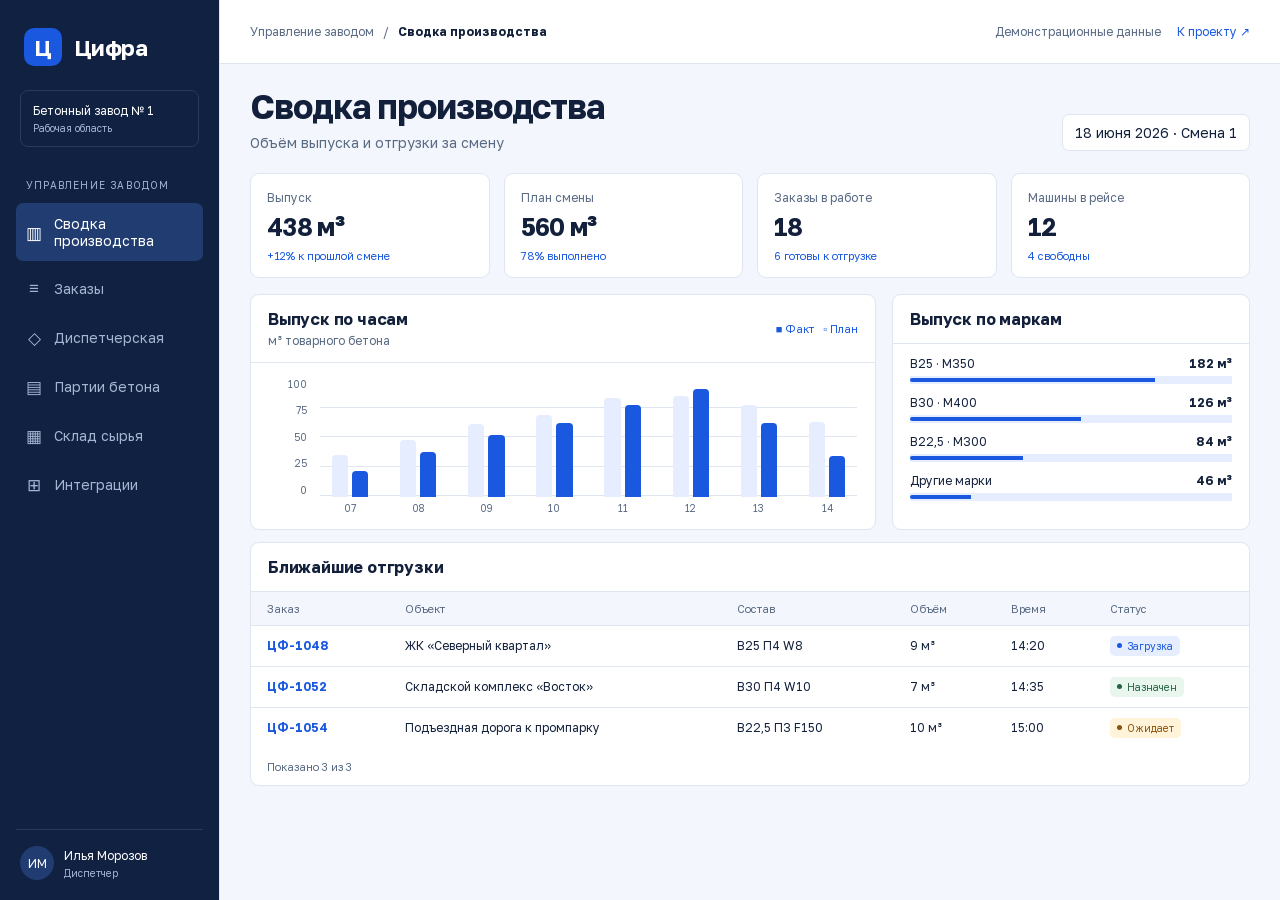
<file: prototypes/index.html>
<!doctype html>
<html lang="ru">
<head>
<meta charset="utf-8">
<meta name="viewport" content="width=device-width, initial-scale=1">
<title>Концепты внутренних экранов</title>
<link rel="stylesheet" href="styles.css">
<script src="screens.js" defer></script>
<script src="app.js" defer></script>
</head>
<body>
<aside id="sidebar"></aside>
<main>
  <header id="topbar"></header>
  <div id="workspace"></div>
</main>
<dialog id="detail"><form method="dialog"><button aria-label="Закрыть">×</button></form><div id="detail-content"></div></dialog>
</body>
</html>
</file>
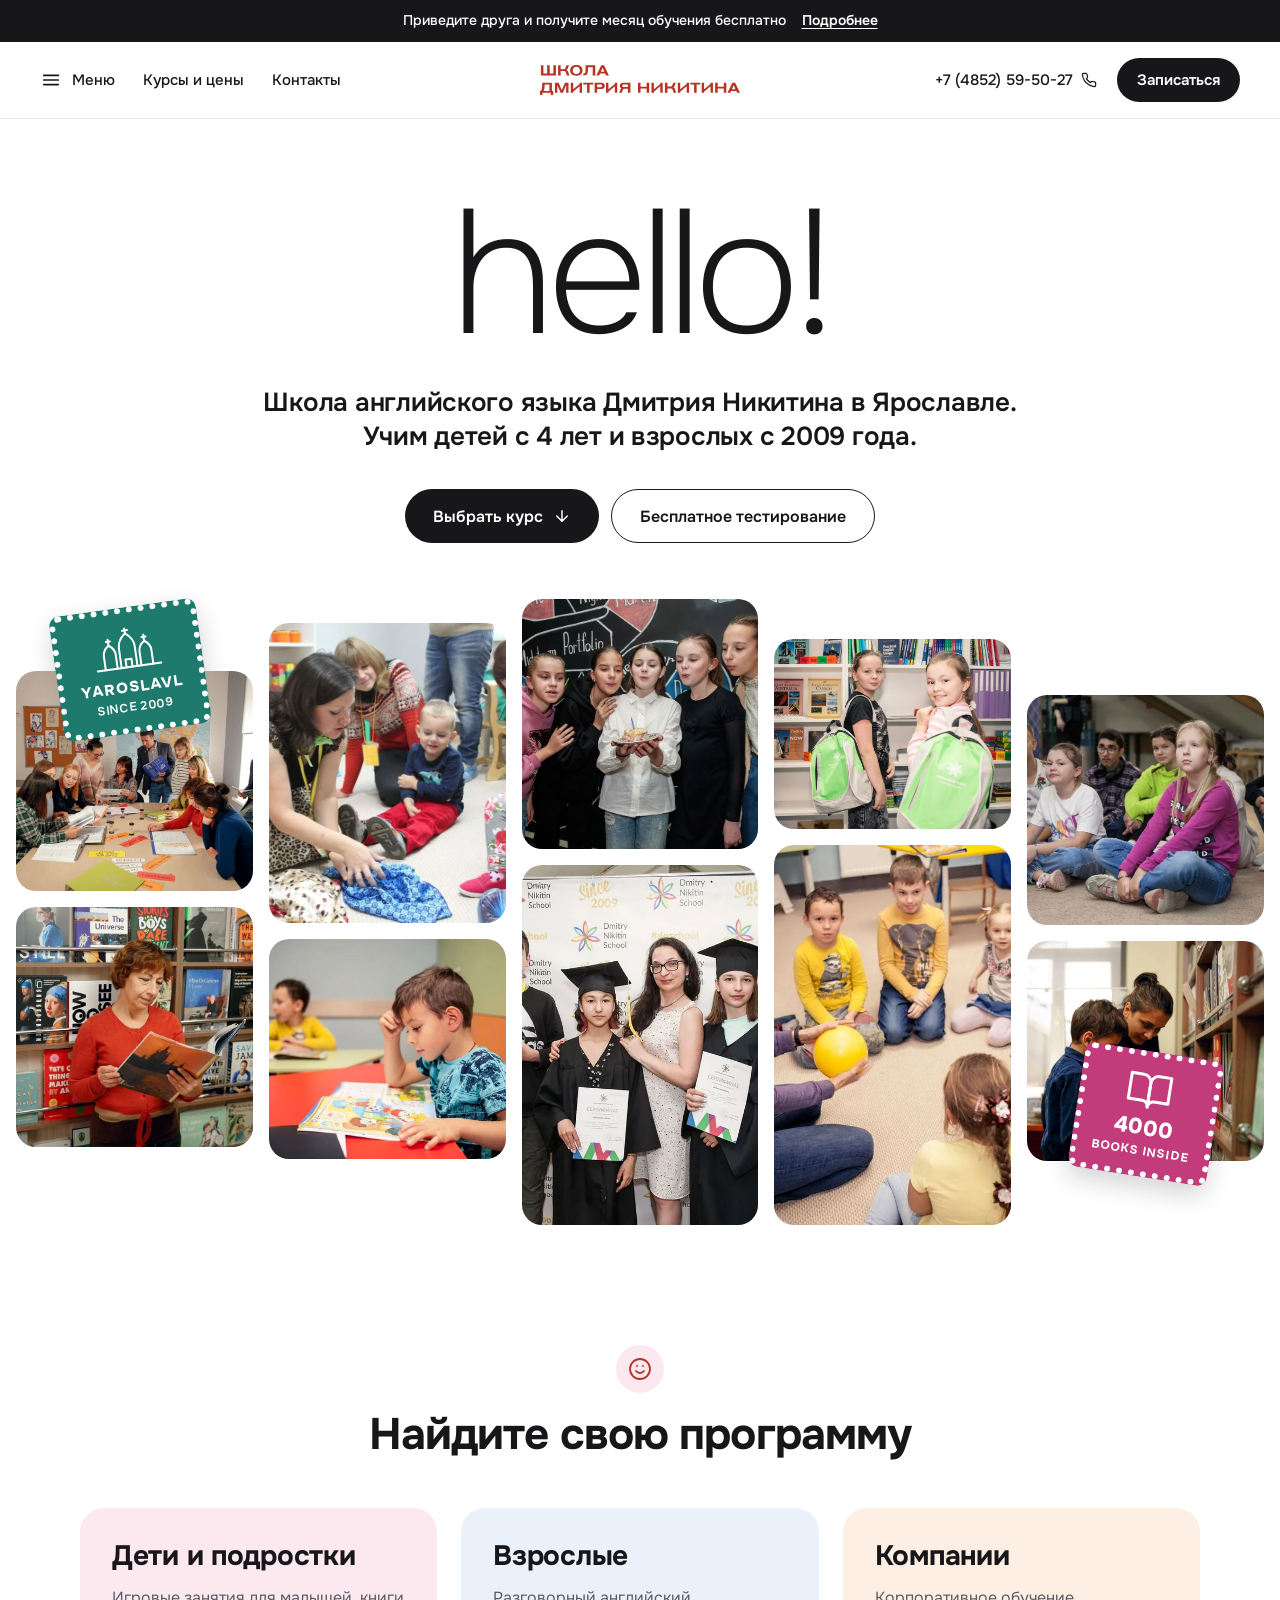
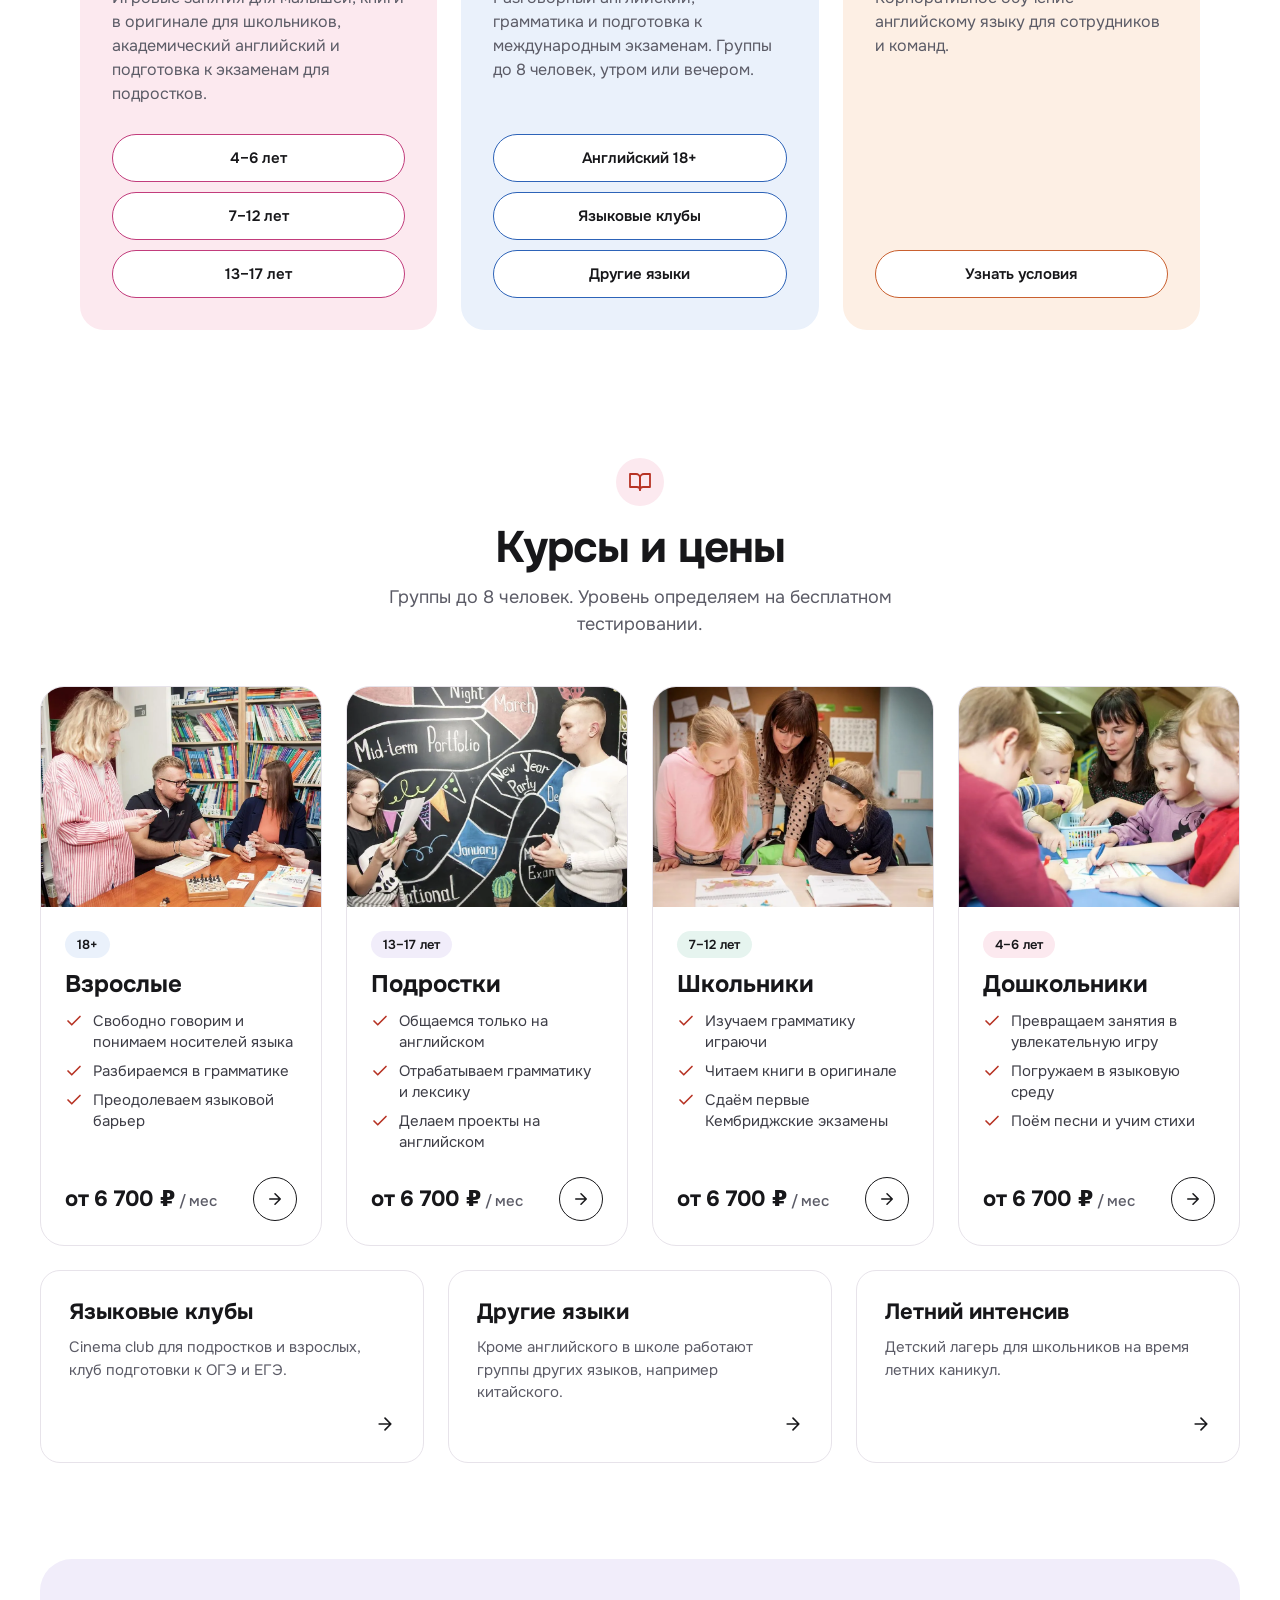
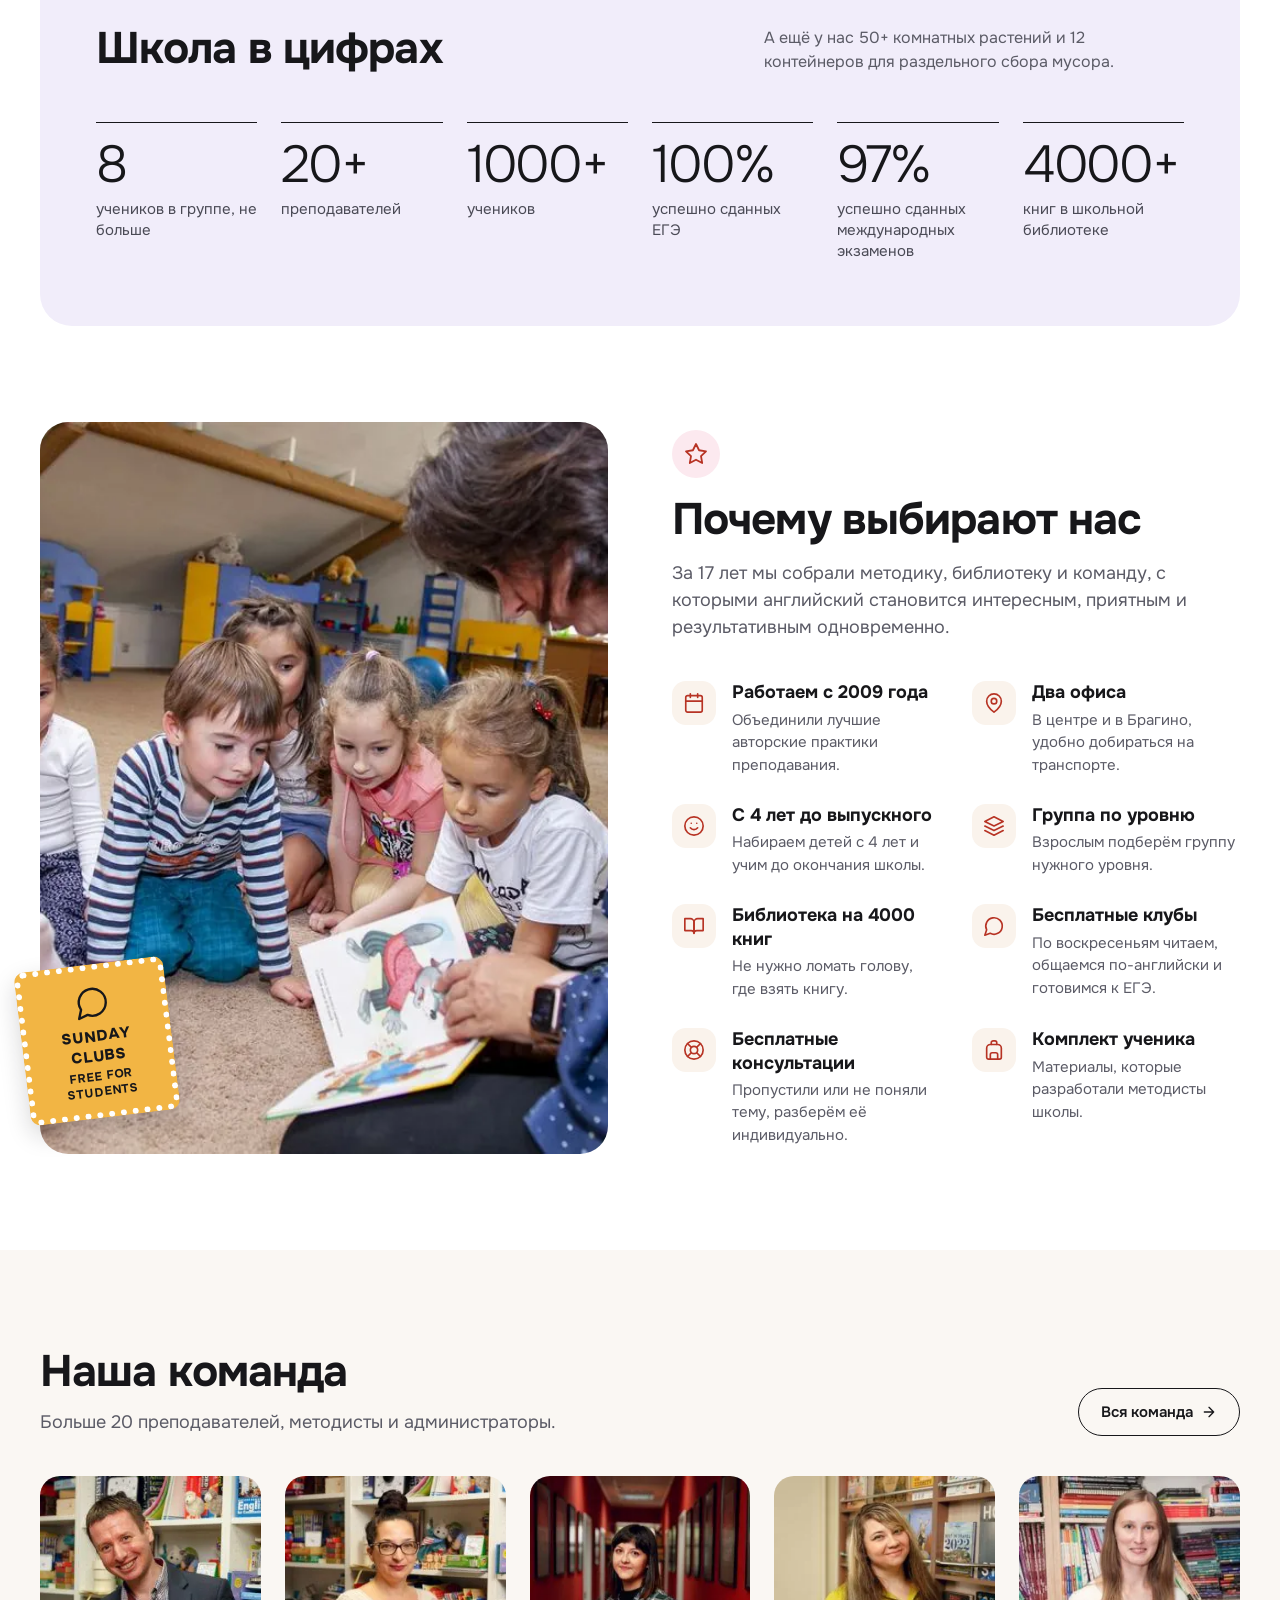
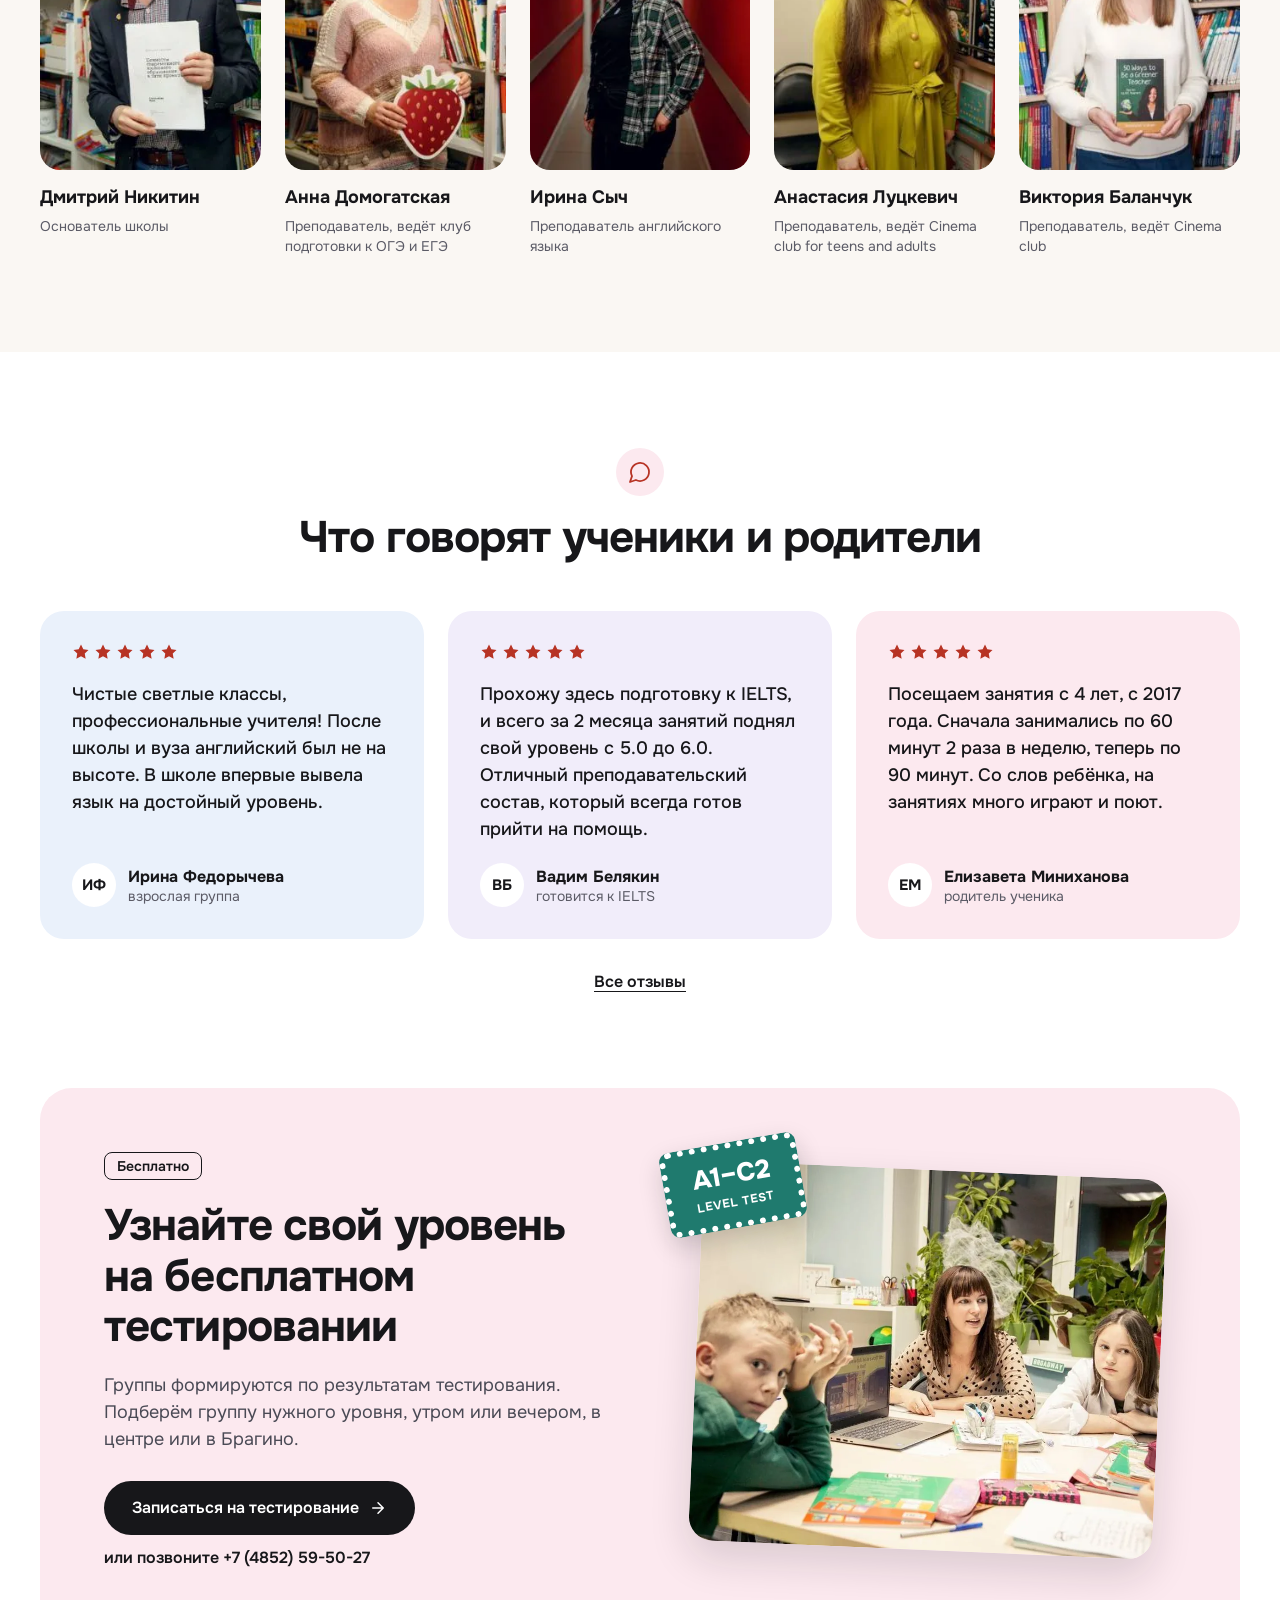
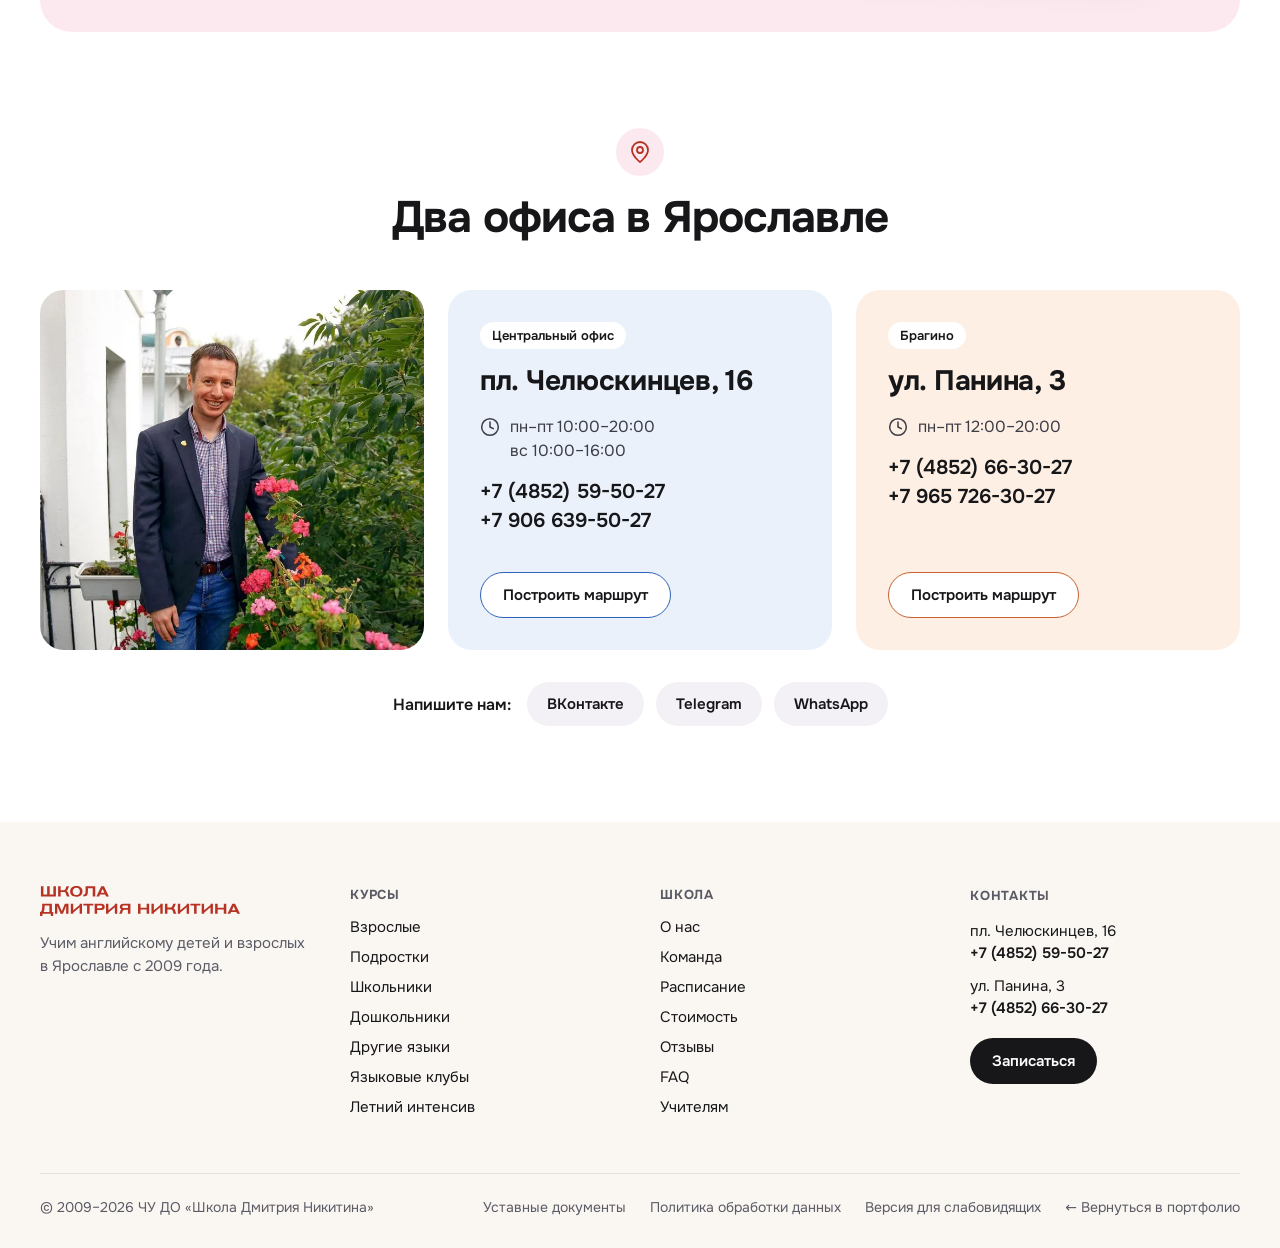
<file: school/index.html>
<!DOCTYPE html>
<html lang="ru">
<head>
<meta charset="UTF-8">
<meta name="viewport" content="width=device-width, initial-scale=1.0">
<title>Школа Дмитрия Никитина — концепт сайта</title>
<meta name="description" content="Концепт сайта школы английского языка Дмитрия Никитина в Ярославле: курсы для детей и взрослых, цены, команда и два офиса.">
<link rel="preload" href="../assets/fonts/school/onest-cyrillic.woff2" as="font" type="font/woff2" crossorigin>
<style>
@font-face{font-family:'Onest';font-style:normal;font-weight:100 900;font-display:swap;src:url("../assets/fonts/school/onest-cyrillic.woff2") format("woff2");unicode-range:U+0301, U+0400-045F, U+0490-0491, U+04B0-04B1, U+2116}
@font-face{font-family:'Onest';font-style:normal;font-weight:100 900;font-display:swap;src:url("../assets/fonts/school/onest-latin.woff2") format("woff2");unicode-range:U+0000-00FF, U+0131, U+0152-0153, U+02BB-02BC, U+02C6, U+02DA, U+02DC, U+0304, U+0308, U+0329, U+2000-206F, U+20AC, U+2122, U+2191, U+2193, U+2212, U+2215, U+FEFF, U+FFFD}
html{scroll-behavior:smooth}
section[id]{scroll-margin-top:16px}
body{margin:0;background:#FFFFFF;font-family:'Onest',system-ui,sans-serif;color:#17171A;-webkit-font-smoothing:antialiased}
a{color:#17171A}a:hover{color:#B73324}
h1,h2,h3,p,ul{margin:0}
@media (max-width:1100px){
.g6{grid-template-columns:repeat(3,minmax(0,1fr)) !important}
.g5{grid-template-columns:repeat(3,minmax(0,1fr)) !important}
.g4{grid-template-columns:repeat(2,minmax(0,1fr)) !important}
.gfoot{grid-template-columns:repeat(2,minmax(0,1fr)) !important}
.mosaic{grid-template-columns:repeat(3,minmax(0,1fr)) !important}
.m-wide{display:none !important}
}
@media (max-width:760px){
.g6,.g5,.g4,.g3,.g2,.gfoot,.gcontact{grid-template-columns:repeat(1,minmax(0,1fr)) !important}
.mosaic{grid-template-columns:repeat(2,minmax(0,1fr)) !important}
.m-mid{display:none !important}
.hello{font-size:104px !important}
.sec{padding-top:56px !important;padding-bottom:56px !important}
.panel{padding:32px 24px !important}
.hide-sm{display:none !important}
.stamp{display:none !important}
.wrap{padding-left:20px !important;padding-right:20px !important}
.hdr{grid-template-columns:auto minmax(0,1fr) auto !important}
.hdr-logo{height:20px !important}
}
</style>
</head>
<body id="top">
<div style="width: 100%; min-width: 0; background: #FFFFFF;">

<div style="background: #17171A; color: #FFFFFF;">
<div style="max-width: 1320px; margin: 0 auto; padding: 11px 40px; box-sizing: border-box; display: flex; flex-wrap: wrap; align-items: center; justify-content: center; gap: 8px 16px; font-size: 14px; line-height: 1.4;">
<span style="font-weight: 500;">Приведите друга и получите месяц обучения бесплатно</span>
<a href="#" style="color: #FFFFFF; font-weight: 600; text-decoration: underline; text-underline-offset: 3px;">Подробнее</a>
</div>
</div>

<header style="border-bottom: 1px solid #ECE8EE; background: #FFFFFF;">
<div class="wrap hdr" style="max-width: 1320px; margin: 0 auto; padding: 0 40px; box-sizing: border-box; height: 76px; display: grid; grid-template-columns: repeat(3, minmax(0, 1fr)); align-items: center; gap: 16px;">
<div style="display: flex; align-items: center; gap: 28px;">
<button type="button" aria-label="Меню" style="display: inline-flex; align-items: center; gap: 10px; height: 44px; padding: 0; background: transparent; border: none; font-family: inherit; font-size: 15px; font-weight: 500; color: #17171A; cursor: pointer;">
<svg width="22" height="22" viewBox="0 0 24 24" fill="none" stroke="currentColor" stroke-width="1.8" stroke-linecap="round" aria-hidden="true"><path d="M4 7h16M4 12h16M4 17h16"></path></svg>
<span class="hide-sm">Меню</span>
</button>
<a class="hide-sm" href="#courses" style="font-size: 15px; font-weight: 500; text-decoration: none;">Курсы и цены</a>
<a class="hide-sm" href="#contacts" style="font-size: 15px; font-weight: 500; text-decoration: none;">Контакты</a>
</div>
<a href="#top" aria-label="Школа Дмитрия Никитина, наверх" style="display: flex; justify-content: center;">
<img class="hdr-logo" src="../assets/school/img/logo-dn.svg" alt="Школа Дмитрия Никитина" style="height: 30px; width: auto; display: block;">
</a>
<div style="display: flex; align-items: center; justify-content: flex-end; gap: 20px;">
<a class="hide-sm" href="tel:+74852595027" style="display: inline-flex; align-items: center; gap: 8px; font-size: 15px; font-weight: 500; text-decoration: none; white-space: nowrap;">+7 (4852) 59-50-27
<svg width="16" height="16" viewBox="0 0 24 24" fill="none" stroke="currentColor" stroke-width="1.8" stroke-linecap="round" stroke-linejoin="round" aria-hidden="true"><path d="M22 16.92v3a2 2 0 0 1-2.18 2 19.8 19.8 0 0 1-8.63-3.07 19.5 19.5 0 0 1-6-6A19.8 19.8 0 0 1 2.12 4.18 2 2 0 0 1 4.11 2h3a2 2 0 0 1 2 1.72c.13.96.36 1.9.7 2.81a2 2 0 0 1-.45 2.11L8.09 9.91a16 16 0 0 0 6 6l1.27-1.27a2 2 0 0 1 2.11-.45c.9.34 1.85.57 2.81.7A2 2 0 0 1 22 16.92z"></path></svg>
</a>
<a href="#test" style="display: inline-flex; align-items: center; height: 44px; padding: 0 20px; border-radius: 999px; background: #17171A; color: #FFFFFF; font-size: 15px; font-weight: 600; text-decoration: none; white-space: nowrap;">Записаться</a>
</div>
</div>
</header>

<section style="padding: 72px 24px 56px; display: flex; flex-direction: column; align-items: center; text-align: center; gap: 28px;">
<h1 class="hello" style="font-size: 176px; line-height: 0.95; font-weight: 200; letter-spacing: -0.045em; color: #17171A;">hello!</h1>
<p style="max-width: 780px; font-size: 26px; line-height: 1.3; font-weight: 600; letter-spacing: -0.01em;">Школа английского языка Дмитрия Никитина в Ярославле. Учим детей с 4 лет и взрослых с 2009 года.</p>
<div style="display: flex; flex-wrap: wrap; justify-content: center; gap: 12px; margin-top: 8px;">
<a href="#courses" style="display: inline-flex; align-items: center; gap: 10px; height: 54px; padding: 0 28px; border-radius: 999px; background: #17171A; color: #FFFFFF; font-size: 16px; font-weight: 600; text-decoration: none;">Выбрать курс
<svg width="18" height="18" viewBox="0 0 24 24" fill="none" stroke="currentColor" stroke-width="2" stroke-linecap="round" stroke-linejoin="round" aria-hidden="true"><path d="M12 5v14M19 12l-7 7-7-7"></path></svg>
</a>
<a href="#test" style="display: inline-flex; align-items: center; height: 54px; padding: 0 28px; border-radius: 999px; border: 1.5px solid #17171A; box-sizing: border-box; color: #17171A; font-size: 16px; font-weight: 600; text-decoration: none;">Бесплатное тестирование</a>
</div>
</section>

<section style="position: relative; max-width: 1400px; margin: 0 auto; padding: 0 16px 24px; box-sizing: border-box;">
<div class="mosaic" style="display: grid; grid-template-columns: repeat(5, minmax(0, 1fr)); gap: 16px; align-items: start;">
<div style="display: flex; flex-direction: column; gap: 16px; margin-top: 72px;">
<img src="../assets/school/img/mosaic-01-adults-map.webp" alt="Взрослые ученики работают в группе за столом" style="width: 100%; height: 220px; object-fit: cover; border-radius: 20px; display: block;">
<img src="../assets/school/img/mosaic-08-library-reader.webp" alt="Преподаватель с книгой в школьной библиотеке" style="width: 100%; height: 240px; object-fit: cover; border-radius: 20px; display: block;">
</div>
<div style="display: flex; flex-direction: column; gap: 16px; margin-top: 24px;">
<img src="../assets/school/img/mosaic-02-mom-kids.webp" alt="Малыши играют на занятии вместе с преподавателем" style="width: 100%; height: 300px; object-fit: cover; border-radius: 20px; display: block;">
<img src="../assets/school/img/mosaic-05-boy-reading.webp" alt="Мальчик читает книгу на английском" style="width: 100%; height: 220px; object-fit: cover; border-radius: 20px; display: block;">
</div>
<div class="m-mid" style="display: flex; flex-direction: column; gap: 16px;">
<img src="../assets/school/img/mosaic-03-teens-board.webp" alt="Подростки у доски с планом года" style="width: 100%; height: 250px; object-fit: cover; object-position: 50% 30%; border-radius: 20px; display: block;">
<img src="../assets/school/img/mosaic-04-graduates.webp" alt="Выпускники с сертификатами" style="width: 100%; height: 360px; object-fit: cover; border-radius: 20px; display: block;">
</div>
<div class="m-wide" style="display: flex; flex-direction: column; gap: 16px; margin-top: 40px;">
<img src="../assets/school/img/mosaic-06-library-kids.webp" alt="Ученицы с рюкзаками школы в библиотеке" style="width: 100%; height: 190px; object-fit: cover; border-radius: 20px; display: block;">
<img src="../assets/school/img/mosaic-07-circle-ball.webp" alt="Дети сидят в кругу и играют с мячом" style="width: 100%; height: 380px; object-fit: cover; border-radius: 20px; display: block;">
</div>
<div class="m-wide" style="display: flex; flex-direction: column; gap: 16px; margin-top: 96px;">
<img src="../assets/school/img/mosaic-09-teens-floor.webp" alt="Подростки на занятии сидят на полу" style="width: 100%; height: 230px; object-fit: cover; border-radius: 20px; display: block;">
<img src="../assets/school/img/mosaic-10-bookshelf.webp" alt="Преподаватель помогает ученику выбрать книгу" style="width: 100%; height: 220px; object-fit: cover; border-radius: 20px; display: block;">
</div>
</div>
<div class="stamp" style="position: absolute; left: 56px; top: 8px; width: 148px; padding: 14px 12px 12px; box-sizing: border-box; background: #1F7A6E; background-clip: border-box; border: 6px dotted #FFFFFF; border-radius: 10px; color: #FFFFFF; text-align: center; transform: rotate(-8deg); box-shadow: 0 10px 24px rgba(23, 23, 26, 0.18);">
<svg width="76" height="44" viewBox="0 0 76 44" fill="none" stroke="#FFFFFF" stroke-width="2" stroke-linecap="round" stroke-linejoin="round" aria-hidden="true" style="display: block; margin: 0 auto 6px;"><path d="M6 40h64"></path><path d="M14 40V26c0-5 3-8 6-10 3 2 6 5 6 10v14"></path><path d="M20 16v-6M18 12h4"></path><path d="M30 40V20c0-7 4-11 8-14 4 3 8 7 8 14v20"></path><path d="M38 6V1M35.5 3h5"></path><path d="M50 40V26c0-5 3-8 6-10 3 2 6 5 6 10v14"></path><path d="M56 16v-6M54 12h4"></path><path d="M35 40v-8h6v8"></path></svg>
<div style="font-size: 15px; font-weight: 800; letter-spacing: 0.08em;">YAROSLAVL</div>
<div style="font-size: 12px; font-weight: 600; letter-spacing: 0.06em; margin-top: 2px;">SINCE 2009</div>
</div>
<div class="stamp" style="position: absolute; right: 64px; top: 452px; width: 140px; padding: 14px 12px 12px; box-sizing: border-box; background: #C23C7C; border: 6px dotted #FFFFFF; border-radius: 10px; color: #FFFFFF; text-align: center; transform: rotate(9deg); box-shadow: 0 10px 24px rgba(23, 23, 26, 0.18);">
<svg width="48" height="40" viewBox="0 0 24 20" fill="none" stroke="#FFFFFF" stroke-width="1.5" stroke-linecap="round" stroke-linejoin="round" aria-hidden="true" style="display: block; margin: 0 auto 6px;"><path d="M2 2h6a4 4 0 0 1 4 4v12a3 3 0 0 0-3-3H2z"></path><path d="M22 2h-6a4 4 0 0 0-4 4v12a3 3 0 0 1 3-3h7z"></path></svg>
<div style="font-size: 22px; font-weight: 800; letter-spacing: 0.02em; line-height: 1;">4000</div>
<div style="font-size: 12px; font-weight: 700; letter-spacing: 0.08em; margin-top: 4px;">BOOKS INSIDE</div>
</div>
</section>

<section id="programs" class="sec" style="padding: 96px 24px; display: flex; flex-direction: column; align-items: center;">
<div style="width: 48px; height: 48px; border-radius: 999px; background: #FCE9EF; display: flex; align-items: center; justify-content: center; color: #B73324;">
<svg width="24" height="24" viewBox="0 0 24 24" fill="none" stroke="currentColor" stroke-width="1.8" stroke-linecap="round" stroke-linejoin="round" aria-hidden="true"><circle cx="12" cy="12" r="10"></circle><path d="M8 14s1.5 2 4 2 4-2 4-2"></path><path d="M9 9h.01M15 9h.01"></path></svg>
</div>
<h2 style="margin-top: 16px; font-size: 44px; line-height: 1.15; font-weight: 700; letter-spacing: -0.02em; text-align: center;">Найдите свою программу</h2>
<div class="g3" style="margin-top: 48px; width: 100%; max-width: 1120px; display: grid; grid-template-columns: repeat(3, minmax(0, 1fr)); gap: 24px;">
<div style="background: #FCE9EF; border-radius: 24px; padding: 32px; display: flex; flex-direction: column; gap: 12px; min-height: 360px; box-sizing: border-box;">
<h3 style="font-size: 28px; line-height: 1.2; font-weight: 700; letter-spacing: -0.01em;">Дети и подростки</h3>
<p style="font-size: 16px; line-height: 1.5; color: #5B5B66;">Игровые занятия для малышей, книги в оригинале для школьников, академический английский и подготовка к экзаменам для подростков.</p>
<div style="margin-top: auto; padding-top: 16px; display: flex; flex-direction: column; gap: 10px;">
<a href="#courses" style="display: flex; align-items: center; justify-content: center; height: 46px; border-radius: 999px; border: 1.5px solid #C23C7C; background: #FFFFFF; font-size: 15px; font-weight: 600; text-decoration: none;">4–6 лет</a>
<a href="#courses" style="display: flex; align-items: center; justify-content: center; height: 46px; border-radius: 999px; border: 1.5px solid #C23C7C; background: #FFFFFF; font-size: 15px; font-weight: 600; text-decoration: none;">7–12 лет</a>
<a href="#courses" style="display: flex; align-items: center; justify-content: center; height: 46px; border-radius: 999px; border: 1.5px solid #C23C7C; background: #FFFFFF; font-size: 15px; font-weight: 600; text-decoration: none;">13–17 лет</a>
</div>
</div>
<div style="background: #EAF1FB; border-radius: 24px; padding: 32px; display: flex; flex-direction: column; gap: 12px; min-height: 360px; box-sizing: border-box;">
<h3 style="font-size: 28px; line-height: 1.2; font-weight: 700; letter-spacing: -0.01em;">Взрослые</h3>
<p style="font-size: 16px; line-height: 1.5; color: #5B5B66;">Разговорный английский, грамматика и подготовка к международным экзаменам. Группы до 8 человек, утром или вечером.</p>
<div style="margin-top: auto; padding-top: 16px; display: flex; flex-direction: column; gap: 10px;">
<a href="#courses" style="display: flex; align-items: center; justify-content: center; height: 46px; border-radius: 999px; border: 1.5px solid #2D63B8; background: #FFFFFF; font-size: 15px; font-weight: 600; text-decoration: none;">Английский 18+</a>
<a href="#clubs" style="display: flex; align-items: center; justify-content: center; height: 46px; border-radius: 999px; border: 1.5px solid #2D63B8; background: #FFFFFF; font-size: 15px; font-weight: 600; text-decoration: none;">Языковые клубы</a>
<a href="#clubs" style="display: flex; align-items: center; justify-content: center; height: 46px; border-radius: 999px; border: 1.5px solid #2D63B8; background: #FFFFFF; font-size: 15px; font-weight: 600; text-decoration: none;">Другие языки</a>
</div>
</div>
<div style="background: #FDEFE4; border-radius: 24px; padding: 32px; display: flex; flex-direction: column; gap: 12px; min-height: 360px; box-sizing: border-box;">
<h3 style="font-size: 28px; line-height: 1.2; font-weight: 700; letter-spacing: -0.01em;">Компании</h3>
<p style="font-size: 16px; line-height: 1.5; color: #5B5B66;">Корпоративное обучение английскому языку для сотрудников и команд.</p>
<div style="margin-top: auto; padding-top: 16px; display: flex; flex-direction: column; gap: 10px;">
<a href="#programs" style="display: flex; align-items: center; justify-content: center; height: 46px; border-radius: 999px; border: 1.5px solid #C9602F; background: #FFFFFF; font-size: 15px; font-weight: 600; text-decoration: none;">Узнать условия</a>
</div>
</div>
</div>
</section>

<section id="courses" class="sec" style="padding: 32px 0 96px;">
<div class="wrap" style="max-width: 1320px; margin: 0 auto; padding: 0 40px; box-sizing: border-box;">
<div style="display: flex; flex-direction: column; align-items: center; text-align: center;">
<div style="width: 48px; height: 48px; border-radius: 999px; background: #FCE9EF; display: flex; align-items: center; justify-content: center; color: #B73324;">
<svg width="24" height="24" viewBox="0 0 24 24" fill="none" stroke="currentColor" stroke-width="1.8" stroke-linecap="round" stroke-linejoin="round" aria-hidden="true"><path d="M2 4h6a4 4 0 0 1 4 4v12a3 3 0 0 0-3-3H2z"></path><path d="M22 4h-6a4 4 0 0 0-4 4v12a3 3 0 0 1 3-3h7z"></path></svg>
</div>
<h2 style="margin-top: 16px; font-size: 44px; line-height: 1.15; font-weight: 700; letter-spacing: -0.02em;">Курсы и цены</h2>
<p style="margin-top: 12px; max-width: 620px; font-size: 18px; line-height: 1.5; color: #5B5B66;">Группы до 8 человек. Уровень определяем на бесплатном тестировании.</p>
</div>

<div class="g4" style="margin-top: 48px; display: grid; grid-template-columns: repeat(4, minmax(0, 1fr)); gap: 24px;">

<article style="border: 1px solid #E7E3EA; border-radius: 24px; overflow: hidden; display: flex; flex-direction: column; background: #FFFFFF;">
<img loading="lazy" src="../assets/school/img/course-adults.webp" alt="Взрослые ученики на занятии" style="width: 100%; height: 220px; object-fit: cover; display: block;">
<div style="padding: 24px; display: flex; flex-direction: column; gap: 12px; flex-grow: 1;">
<span style="align-self: flex-start; padding: 5px 12px; border-radius: 999px; background: #EAF1FB; font-size: 13px; font-weight: 600;">18+</span>
<h3 style="font-size: 24px; line-height: 1.2; font-weight: 700;">Взрослые</h3>
<ul style="list-style: none; padding: 0; display: flex; flex-direction: column; gap: 8px; font-size: 15px; line-height: 1.4; color: #3D3D46;">
<li style="display: flex; gap: 10px;"><svg width="18" height="18" viewBox="0 0 24 24" fill="none" stroke="#B73324" stroke-width="2.2" stroke-linecap="round" stroke-linejoin="round" aria-hidden="true" style="flex-shrink: 0; margin-top: 1px;"><path d="M20 6 9 17l-5-5"></path></svg>Свободно говорим и понимаем носителей языка</li>
<li style="display: flex; gap: 10px;"><svg width="18" height="18" viewBox="0 0 24 24" fill="none" stroke="#B73324" stroke-width="2.2" stroke-linecap="round" stroke-linejoin="round" aria-hidden="true" style="flex-shrink: 0; margin-top: 1px;"><path d="M20 6 9 17l-5-5"></path></svg>Разбираемся в грамматике</li>
<li style="display: flex; gap: 10px;"><svg width="18" height="18" viewBox="0 0 24 24" fill="none" stroke="#B73324" stroke-width="2.2" stroke-linecap="round" stroke-linejoin="round" aria-hidden="true" style="flex-shrink: 0; margin-top: 1px;"><path d="M20 6 9 17l-5-5"></path></svg>Преодолеваем языковой барьер</li>
</ul>
<div style="margin-top: auto; padding-top: 12px; display: flex; align-items: center; justify-content: space-between; gap: 12px;">
<p style="font-size: 22px; font-weight: 700; letter-spacing: -0.01em;">от 6 700 ₽<span style="font-size: 15px; font-weight: 500; color: #5B5B66;"> / мес</span></p>
<a href="#courses" aria-label="Подробнее о курсе для взрослых" style="width: 44px; height: 44px; border-radius: 999px; border: 1.5px solid #17171A; box-sizing: border-box; display: flex; align-items: center; justify-content: center; flex-shrink: 0;"><svg width="18" height="18" viewBox="0 0 24 24" fill="none" stroke="currentColor" stroke-width="2" stroke-linecap="round" stroke-linejoin="round" aria-hidden="true"><path d="M5 12h14M12 5l7 7-7 7"></path></svg></a>
</div>
</div>
</article>

<article style="border: 1px solid #E7E3EA; border-radius: 24px; overflow: hidden; display: flex; flex-direction: column; background: #FFFFFF;">
<img loading="lazy" src="../assets/school/img/course-teens.webp" alt="Подросток у доски на занятии" style="width: 100%; height: 220px; object-fit: cover; display: block;">
<div style="padding: 24px; display: flex; flex-direction: column; gap: 12px; flex-grow: 1;">
<span style="align-self: flex-start; padding: 5px 12px; border-radius: 999px; background: #F1EDFA; font-size: 13px; font-weight: 600;">13–17 лет</span>
<h3 style="font-size: 24px; line-height: 1.2; font-weight: 700;">Подростки</h3>
<ul style="list-style: none; padding: 0; display: flex; flex-direction: column; gap: 8px; font-size: 15px; line-height: 1.4; color: #3D3D46;">
<li style="display: flex; gap: 10px;"><svg width="18" height="18" viewBox="0 0 24 24" fill="none" stroke="#B73324" stroke-width="2.2" stroke-linecap="round" stroke-linejoin="round" aria-hidden="true" style="flex-shrink: 0; margin-top: 1px;"><path d="M20 6 9 17l-5-5"></path></svg>Общаемся только на английском</li>
<li style="display: flex; gap: 10px;"><svg width="18" height="18" viewBox="0 0 24 24" fill="none" stroke="#B73324" stroke-width="2.2" stroke-linecap="round" stroke-linejoin="round" aria-hidden="true" style="flex-shrink: 0; margin-top: 1px;"><path d="M20 6 9 17l-5-5"></path></svg>Отрабатываем грамматику и лексику</li>
<li style="display: flex; gap: 10px;"><svg width="18" height="18" viewBox="0 0 24 24" fill="none" stroke="#B73324" stroke-width="2.2" stroke-linecap="round" stroke-linejoin="round" aria-hidden="true" style="flex-shrink: 0; margin-top: 1px;"><path d="M20 6 9 17l-5-5"></path></svg>Делаем проекты на английском</li>
</ul>
<div style="margin-top: auto; padding-top: 12px; display: flex; align-items: center; justify-content: space-between; gap: 12px;">
<p style="font-size: 22px; font-weight: 700; letter-spacing: -0.01em;">от 6 700 ₽<span style="font-size: 15px; font-weight: 500; color: #5B5B66;"> / мес</span></p>
<a href="#courses" aria-label="Подробнее о курсе для подростков" style="width: 44px; height: 44px; border-radius: 999px; border: 1.5px solid #17171A; box-sizing: border-box; display: flex; align-items: center; justify-content: center; flex-shrink: 0;"><svg width="18" height="18" viewBox="0 0 24 24" fill="none" stroke="currentColor" stroke-width="2" stroke-linecap="round" stroke-linejoin="round" aria-hidden="true"><path d="M5 12h14M12 5l7 7-7 7"></path></svg></a>
</div>
</div>
</article>

<article style="border: 1px solid #E7E3EA; border-radius: 24px; overflow: hidden; display: flex; flex-direction: column; background: #FFFFFF;">
<img loading="lazy" src="../assets/school/img/course-kids.webp" alt="Школьницы выполняют задание вместе с преподавателем" style="width: 100%; height: 220px; object-fit: cover; display: block;">
<div style="padding: 24px; display: flex; flex-direction: column; gap: 12px; flex-grow: 1;">
<span style="align-self: flex-start; padding: 5px 12px; border-radius: 999px; background: #E6F4EF; font-size: 13px; font-weight: 600;">7–12 лет</span>
<h3 style="font-size: 24px; line-height: 1.2; font-weight: 700;">Школьники</h3>
<ul style="list-style: none; padding: 0; display: flex; flex-direction: column; gap: 8px; font-size: 15px; line-height: 1.4; color: #3D3D46;">
<li style="display: flex; gap: 10px;"><svg width="18" height="18" viewBox="0 0 24 24" fill="none" stroke="#B73324" stroke-width="2.2" stroke-linecap="round" stroke-linejoin="round" aria-hidden="true" style="flex-shrink: 0; margin-top: 1px;"><path d="M20 6 9 17l-5-5"></path></svg>Изучаем грамматику играючи</li>
<li style="display: flex; gap: 10px;"><svg width="18" height="18" viewBox="0 0 24 24" fill="none" stroke="#B73324" stroke-width="2.2" stroke-linecap="round" stroke-linejoin="round" aria-hidden="true" style="flex-shrink: 0; margin-top: 1px;"><path d="M20 6 9 17l-5-5"></path></svg>Читаем книги в оригинале</li>
<li style="display: flex; gap: 10px;"><svg width="18" height="18" viewBox="0 0 24 24" fill="none" stroke="#B73324" stroke-width="2.2" stroke-linecap="round" stroke-linejoin="round" aria-hidden="true" style="flex-shrink: 0; margin-top: 1px;"><path d="M20 6 9 17l-5-5"></path></svg>Сдаём первые Кембриджские экзамены</li>
</ul>
<div style="margin-top: auto; padding-top: 12px; display: flex; align-items: center; justify-content: space-between; gap: 12px;">
<p style="font-size: 22px; font-weight: 700; letter-spacing: -0.01em;">от 6 700 ₽<span style="font-size: 15px; font-weight: 500; color: #5B5B66;"> / мес</span></p>
<a href="#courses" aria-label="Подробнее о курсе для школьников" style="width: 44px; height: 44px; border-radius: 999px; border: 1.5px solid #17171A; box-sizing: border-box; display: flex; align-items: center; justify-content: center; flex-shrink: 0;"><svg width="18" height="18" viewBox="0 0 24 24" fill="none" stroke="currentColor" stroke-width="2" stroke-linecap="round" stroke-linejoin="round" aria-hidden="true"><path d="M5 12h14M12 5l7 7-7 7"></path></svg></a>
</div>
</div>
</article>

<article style="border: 1px solid #E7E3EA; border-radius: 24px; overflow: hidden; display: flex; flex-direction: column; background: #FFFFFF;">
<img loading="lazy" src="../assets/school/img/course-preschool.webp" alt="Дошкольники рисуют на занятии" style="width: 100%; height: 220px; object-fit: cover; display: block;">
<div style="padding: 24px; display: flex; flex-direction: column; gap: 12px; flex-grow: 1;">
<span style="align-self: flex-start; padding: 5px 12px; border-radius: 999px; background: #FCE9EF; font-size: 13px; font-weight: 600;">4–6 лет</span>
<h3 style="font-size: 24px; line-height: 1.2; font-weight: 700;">Дошкольники</h3>
<ul style="list-style: none; padding: 0; display: flex; flex-direction: column; gap: 8px; font-size: 15px; line-height: 1.4; color: #3D3D46;">
<li style="display: flex; gap: 10px;"><svg width="18" height="18" viewBox="0 0 24 24" fill="none" stroke="#B73324" stroke-width="2.2" stroke-linecap="round" stroke-linejoin="round" aria-hidden="true" style="flex-shrink: 0; margin-top: 1px;"><path d="M20 6 9 17l-5-5"></path></svg>Превращаем занятия в увлекательную игру</li>
<li style="display: flex; gap: 10px;"><svg width="18" height="18" viewBox="0 0 24 24" fill="none" stroke="#B73324" stroke-width="2.2" stroke-linecap="round" stroke-linejoin="round" aria-hidden="true" style="flex-shrink: 0; margin-top: 1px;"><path d="M20 6 9 17l-5-5"></path></svg>Погружаем в языковую среду</li>
<li style="display: flex; gap: 10px;"><svg width="18" height="18" viewBox="0 0 24 24" fill="none" stroke="#B73324" stroke-width="2.2" stroke-linecap="round" stroke-linejoin="round" aria-hidden="true" style="flex-shrink: 0; margin-top: 1px;"><path d="M20 6 9 17l-5-5"></path></svg>Поём песни и учим стихи</li>
</ul>
<div style="margin-top: auto; padding-top: 12px; display: flex; align-items: center; justify-content: space-between; gap: 12px;">
<p style="font-size: 22px; font-weight: 700; letter-spacing: -0.01em;">от 6 700 ₽<span style="font-size: 15px; font-weight: 500; color: #5B5B66;"> / мес</span></p>
<a href="#courses" aria-label="Подробнее о курсе для дошкольников" style="width: 44px; height: 44px; border-radius: 999px; border: 1.5px solid #17171A; box-sizing: border-box; display: flex; align-items: center; justify-content: center; flex-shrink: 0;"><svg width="18" height="18" viewBox="0 0 24 24" fill="none" stroke="currentColor" stroke-width="2" stroke-linecap="round" stroke-linejoin="round" aria-hidden="true"><path d="M5 12h14M12 5l7 7-7 7"></path></svg></a>
</div>
</div>
</article>
</div>

<div id="clubs" class="g3" style="margin-top: 24px; display: grid; grid-template-columns: repeat(3, minmax(0, 1fr)); gap: 24px;">
<a href="#clubs" style="border: 1px solid #E7E3EA; border-radius: 20px; padding: 28px; display: flex; flex-direction: column; gap: 10px; min-height: 170px; box-sizing: border-box; text-decoration: none;">
<h3 style="font-size: 22px; line-height: 1.25; font-weight: 700;">Языковые клубы</h3>
<p style="font-size: 15px; line-height: 1.5; color: #5B5B66;">Cinema club для подростков и взрослых, клуб подготовки к ОГЭ и ЕГЭ.</p>
<svg width="20" height="20" viewBox="0 0 24 24" fill="none" stroke="currentColor" stroke-width="2" stroke-linecap="round" stroke-linejoin="round" aria-hidden="true" style="margin-top: auto; align-self: flex-end;"><path d="M5 12h14M12 5l7 7-7 7"></path></svg>
</a>
<a href="#clubs" style="border: 1px solid #E7E3EA; border-radius: 20px; padding: 28px; display: flex; flex-direction: column; gap: 10px; min-height: 170px; box-sizing: border-box; text-decoration: none;">
<h3 style="font-size: 22px; line-height: 1.25; font-weight: 700;">Другие языки</h3>
<p style="font-size: 15px; line-height: 1.5; color: #5B5B66;">Кроме английского в школе работают группы других языков, например китайского.</p>
<svg width="20" height="20" viewBox="0 0 24 24" fill="none" stroke="currentColor" stroke-width="2" stroke-linecap="round" stroke-linejoin="round" aria-hidden="true" style="margin-top: auto; align-self: flex-end;"><path d="M5 12h14M12 5l7 7-7 7"></path></svg>
</a>
<a href="#clubs" style="border: 1px solid #E7E3EA; border-radius: 20px; padding: 28px; display: flex; flex-direction: column; gap: 10px; min-height: 170px; box-sizing: border-box; text-decoration: none;">
<h3 style="font-size: 22px; line-height: 1.25; font-weight: 700;">Летний интенсив</h3>
<p style="font-size: 15px; line-height: 1.5; color: #5B5B66;">Детский лагерь для школьников на время летних каникул.</p>
<svg width="20" height="20" viewBox="0 0 24 24" fill="none" stroke="currentColor" stroke-width="2" stroke-linecap="round" stroke-linejoin="round" aria-hidden="true" style="margin-top: auto; align-self: flex-end;"><path d="M5 12h14M12 5l7 7-7 7"></path></svg>
</a>
</div>
</div>
</section>

<section style="padding: 0 0 96px;">
<div class="wrap" style="max-width: 1320px; margin: 0 auto; padding: 0 40px; box-sizing: border-box;">
<div class="panel" style="background: #F1EDFA; border-radius: 32px; padding: 64px 56px;">
<div style="display: flex; flex-wrap: wrap; align-items: flex-end; justify-content: space-between; gap: 16px;">
<h2 style="font-size: 44px; line-height: 1.15; font-weight: 700; letter-spacing: -0.02em;">Школа в цифрах</h2>
<p style="max-width: 420px; font-size: 16px; line-height: 1.5; color: #5B5B66;">А ещё у нас 50+ комнатных растений и 12 контейнеров для раздельного сбора мусора.</p>
</div>
<div class="g6" style="margin-top: 48px; display: grid; grid-template-columns: repeat(6, minmax(0, 1fr)); gap: 32px 24px;">
<div style="display: flex; flex-direction: column; gap: 8px; border-top: 1.5px solid #17171A; padding-top: 16px;">
<p style="font-size: 52px; line-height: 1; font-weight: 300; letter-spacing: -0.04em;">8</p>
<p style="font-size: 15px; line-height: 1.4; color: #4A4A55;">учеников в группе, не больше</p>
</div>
<div style="display: flex; flex-direction: column; gap: 8px; border-top: 1.5px solid #17171A; padding-top: 16px;">
<p style="font-size: 52px; line-height: 1; font-weight: 300; letter-spacing: -0.04em;">20+</p>
<p style="font-size: 15px; line-height: 1.4; color: #4A4A55;">преподавателей</p>
</div>
<div style="display: flex; flex-direction: column; gap: 8px; border-top: 1.5px solid #17171A; padding-top: 16px;">
<p style="font-size: 52px; line-height: 1; font-weight: 300; letter-spacing: -0.04em;">1000+</p>
<p style="font-size: 15px; line-height: 1.4; color: #4A4A55;">учеников</p>
</div>
<div style="display: flex; flex-direction: column; gap: 8px; border-top: 1.5px solid #17171A; padding-top: 16px;">
<p style="font-size: 52px; line-height: 1; font-weight: 300; letter-spacing: -0.04em;">100%</p>
<p style="font-size: 15px; line-height: 1.4; color: #4A4A55;">успешно сданных ЕГЭ</p>
</div>
<div style="display: flex; flex-direction: column; gap: 8px; border-top: 1.5px solid #17171A; padding-top: 16px;">
<p style="font-size: 52px; line-height: 1; font-weight: 300; letter-spacing: -0.04em;">97%</p>
<p style="font-size: 15px; line-height: 1.4; color: #4A4A55;">успешно сданных международных экзаменов</p>
</div>
<div style="display: flex; flex-direction: column; gap: 8px; border-top: 1.5px solid #17171A; padding-top: 16px;">
<p style="font-size: 52px; line-height: 1; font-weight: 300; letter-spacing: -0.04em;">4000+</p>
<p style="font-size: 15px; line-height: 1.4; color: #4A4A55;">книг в школьной библиотеке</p>
</div>
</div>
</div>
</div>
</section>

<section class="sec" style="padding: 0 0 96px;">
<div class="g2 wrap" style="max-width: 1320px; margin: 0 auto; padding: 0 40px; box-sizing: border-box; display: grid; grid-template-columns: repeat(2, minmax(0, 1fr)); gap: 64px; align-items: stretch;">
<div style="position: relative; min-height: 420px;">
<img loading="lazy" src="../assets/school/img/why-story.webp" alt="Преподаватель читает малышам книгу на английском" style="width: 100%; height: 100%; min-height: 420px; object-fit: cover; border-radius: 28px; display: block;">
<div class="stamp" style="position: absolute; left: -18px; bottom: 36px; width: 150px; padding: 14px 12px 12px; box-sizing: border-box; background: #F2B544; border: 6px dotted #FFFFFF; border-radius: 10px; color: #17171A; text-align: center; transform: rotate(-7deg); box-shadow: 0 10px 24px rgba(23, 23, 26, 0.18);">
<svg width="40" height="36" viewBox="0 0 24 24" fill="none" stroke="#17171A" stroke-width="1.6" stroke-linecap="round" stroke-linejoin="round" aria-hidden="true" style="display: block; margin: 0 auto 6px;"><path d="M7.9 20A9 9 0 1 0 4 16.1L2 22Z"></path></svg>
<div style="font-size: 15px; font-weight: 800; letter-spacing: 0.06em;">SUNDAY CLUBS</div>
<div style="font-size: 12px; font-weight: 700; letter-spacing: 0.08em; margin-top: 2px;">FREE FOR STUDENTS</div>
</div>
</div>
<div style="display: flex; flex-direction: column; padding: 8px 0;">
<div style="width: 48px; height: 48px; border-radius: 999px; background: #FCE9EF; display: flex; align-items: center; justify-content: center; color: #B73324;">
<svg width="24" height="24" viewBox="0 0 24 24" fill="none" stroke="currentColor" stroke-width="1.8" stroke-linecap="round" stroke-linejoin="round" aria-hidden="true"><path d="M12 2l3.09 6.26L22 9.27l-5 4.87 1.18 6.88L12 17.77l-6.18 3.25L7 14.14 2 9.27l6.91-1.01L12 2z"></path></svg>
</div>
<h2 style="margin-top: 16px; font-size: 44px; line-height: 1.15; font-weight: 700; letter-spacing: -0.02em;">Почему выбирают нас</h2>
<p style="margin-top: 16px; font-size: 18px; line-height: 1.5; color: #5B5B66;">За 17 лет мы собрали методику, библиотеку и команду, с которыми английский становится интересным, приятным и результативным одновременно.</p>
<div class="g2" style="margin-top: 40px; display: grid; grid-template-columns: repeat(2, minmax(0, 1fr)); gap: 28px 32px;">
<div style="display: flex; gap: 16px;">
<div style="width: 44px; height: 44px; flex-shrink: 0; border-radius: 14px; background: #FAF3EC; display: flex; align-items: center; justify-content: center; color: #B73324;"><svg width="22" height="22" viewBox="0 0 24 24" fill="none" stroke="currentColor" stroke-width="1.8" stroke-linecap="round" stroke-linejoin="round" aria-hidden="true"><rect x="3" y="4" width="18" height="18" rx="2"></rect><path d="M16 2v4M8 2v4M3 10h18"></path></svg></div>
<div><h3 style="font-size: 18px; line-height: 1.3; font-weight: 700;">Работаем с 2009 года</h3><p style="margin-top: 4px; font-size: 15px; line-height: 1.5; color: #5B5B66;">Объединили лучшие авторские практики преподавания.</p></div>
</div>
<div style="display: flex; gap: 16px;">
<div style="width: 44px; height: 44px; flex-shrink: 0; border-radius: 14px; background: #FAF3EC; display: flex; align-items: center; justify-content: center; color: #B73324;"><svg width="22" height="22" viewBox="0 0 24 24" fill="none" stroke="currentColor" stroke-width="1.8" stroke-linecap="round" stroke-linejoin="round" aria-hidden="true"><path d="M20 10c0 6-8 12-8 12s-8-6-8-12a8 8 0 0 1 16 0Z"></path><circle cx="12" cy="10" r="3"></circle></svg></div>
<div><h3 style="font-size: 18px; line-height: 1.3; font-weight: 700;">Два офиса</h3><p style="margin-top: 4px; font-size: 15px; line-height: 1.5; color: #5B5B66;">В центре и в Брагино, удобно добираться на транспорте.</p></div>
</div>
<div style="display: flex; gap: 16px;">
<div style="width: 44px; height: 44px; flex-shrink: 0; border-radius: 14px; background: #FAF3EC; display: flex; align-items: center; justify-content: center; color: #B73324;"><svg width="22" height="22" viewBox="0 0 24 24" fill="none" stroke="currentColor" stroke-width="1.8" stroke-linecap="round" stroke-linejoin="round" aria-hidden="true"><circle cx="12" cy="12" r="10"></circle><path d="M8 14s1.5 2 4 2 4-2 4-2"></path><path d="M9 9h.01M15 9h.01"></path></svg></div>
<div><h3 style="font-size: 18px; line-height: 1.3; font-weight: 700;">С 4 лет до выпускного</h3><p style="margin-top: 4px; font-size: 15px; line-height: 1.5; color: #5B5B66;">Набираем детей с 4 лет и учим до окончания школы.</p></div>
</div>
<div style="display: flex; gap: 16px;">
<div style="width: 44px; height: 44px; flex-shrink: 0; border-radius: 14px; background: #FAF3EC; display: flex; align-items: center; justify-content: center; color: #B73324;"><svg width="22" height="22" viewBox="0 0 24 24" fill="none" stroke="currentColor" stroke-width="1.8" stroke-linecap="round" stroke-linejoin="round" aria-hidden="true"><path d="M12 2 2 7l10 5 10-5-10-5Z"></path><path d="M2 17l10 5 10-5"></path><path d="M2 12l10 5 10-5"></path></svg></div>
<div><h3 style="font-size: 18px; line-height: 1.3; font-weight: 700;">Группа по уровню</h3><p style="margin-top: 4px; font-size: 15px; line-height: 1.5; color: #5B5B66;">Взрослым подберём группу нужного уровня.</p></div>
</div>
<div style="display: flex; gap: 16px;">
<div style="width: 44px; height: 44px; flex-shrink: 0; border-radius: 14px; background: #FAF3EC; display: flex; align-items: center; justify-content: center; color: #B73324;"><svg width="22" height="22" viewBox="0 0 24 24" fill="none" stroke="currentColor" stroke-width="1.8" stroke-linecap="round" stroke-linejoin="round" aria-hidden="true"><path d="M2 4h6a4 4 0 0 1 4 4v12a3 3 0 0 0-3-3H2z"></path><path d="M22 4h-6a4 4 0 0 0-4 4v12a3 3 0 0 1 3-3h7z"></path></svg></div>
<div><h3 style="font-size: 18px; line-height: 1.3; font-weight: 700;">Библиотека на 4000 книг</h3><p style="margin-top: 4px; font-size: 15px; line-height: 1.5; color: #5B5B66;">Не нужно ломать голову, где взять книгу.</p></div>
</div>
<div style="display: flex; gap: 16px;">
<div style="width: 44px; height: 44px; flex-shrink: 0; border-radius: 14px; background: #FAF3EC; display: flex; align-items: center; justify-content: center; color: #B73324;"><svg width="22" height="22" viewBox="0 0 24 24" fill="none" stroke="currentColor" stroke-width="1.8" stroke-linecap="round" stroke-linejoin="round" aria-hidden="true"><path d="M7.9 20A9 9 0 1 0 4 16.1L2 22Z"></path></svg></div>
<div><h3 style="font-size: 18px; line-height: 1.3; font-weight: 700;">Бесплатные клубы</h3><p style="margin-top: 4px; font-size: 15px; line-height: 1.5; color: #5B5B66;">По воскресеньям читаем, общаемся по-английски и готовимся к ЕГЭ.</p></div>
</div>
<div style="display: flex; gap: 16px;">
<div style="width: 44px; height: 44px; flex-shrink: 0; border-radius: 14px; background: #FAF3EC; display: flex; align-items: center; justify-content: center; color: #B73324;"><svg width="22" height="22" viewBox="0 0 24 24" fill="none" stroke="currentColor" stroke-width="1.8" stroke-linecap="round" stroke-linejoin="round" aria-hidden="true"><circle cx="12" cy="12" r="10"></circle><circle cx="12" cy="12" r="4"></circle><path d="m4.93 4.93 4.24 4.24M14.83 9.17l4.24-4.24M14.83 14.83l4.24 4.24M9.17 14.83l-4.24 4.24"></path></svg></div>
<div><h3 style="font-size: 18px; line-height: 1.3; font-weight: 700;">Бесплатные консультации</h3><p style="margin-top: 4px; font-size: 15px; line-height: 1.5; color: #5B5B66;">Пропустили или не поняли тему, разберём её индивидуально.</p></div>
</div>
<div style="display: flex; gap: 16px;">
<div style="width: 44px; height: 44px; flex-shrink: 0; border-radius: 14px; background: #FAF3EC; display: flex; align-items: center; justify-content: center; color: #B73324;"><svg width="22" height="22" viewBox="0 0 24 24" fill="none" stroke="currentColor" stroke-width="1.8" stroke-linecap="round" stroke-linejoin="round" aria-hidden="true"><path d="M4 10a4 4 0 0 1 4-4h8a4 4 0 0 1 4 4v10a2 2 0 0 1-2 2H6a2 2 0 0 1-2-2Z"></path><path d="M9 6V4a2 2 0 0 1 2-2h2a2 2 0 0 1 2 2v2"></path><path d="M8 22v-5a2 2 0 0 1 2-2h4a2 2 0 0 1 2 2v5"></path></svg></div>
<div><h3 style="font-size: 18px; line-height: 1.3; font-weight: 700;">Комплект ученика</h3><p style="margin-top: 4px; font-size: 15px; line-height: 1.5; color: #5B5B66;">Материалы, которые разработали методисты школы.</p></div>
</div>
</div>
</div>
</div>
</section>

<section id="team" class="sec" style="background: #FAF7F3; padding: 96px 0;">
<div class="wrap" style="max-width: 1320px; margin: 0 auto; padding: 0 40px; box-sizing: border-box;">
<div style="display: flex; flex-wrap: wrap; align-items: flex-end; justify-content: space-between; gap: 16px;">
<div>
<h2 style="font-size: 44px; line-height: 1.15; font-weight: 700; letter-spacing: -0.02em;">Наша команда</h2>
<p style="margin-top: 12px; font-size: 18px; line-height: 1.5; color: #5B5B66;">Больше 20 преподавателей, методисты и администраторы.</p>
</div>
<a href="#team" style="display: inline-flex; align-items: center; gap: 8px; height: 48px; padding: 0 22px; border-radius: 999px; border: 1.5px solid #17171A; box-sizing: border-box; font-size: 15px; font-weight: 600; text-decoration: none;">Вся команда
<svg width="16" height="16" viewBox="0 0 24 24" fill="none" stroke="currentColor" stroke-width="2" stroke-linecap="round" stroke-linejoin="round" aria-hidden="true"><path d="M5 12h14M12 5l7 7-7 7"></path></svg>
</a>
</div>
<div class="g5" style="margin-top: 40px; display: grid; grid-template-columns: repeat(5, minmax(0, 1fr)); gap: 24px;">
<div style="display: flex; flex-direction: column; gap: 6px;">
<img loading="lazy" src="../assets/school/img/team-nikitin.webp" alt="Дмитрий Никитин" style="width: 100%; aspect-ratio: 3 / 4; object-fit: cover; border-radius: 20px; display: block; margin-bottom: 10px;">
<h3 style="font-size: 18px; line-height: 1.3; font-weight: 700;">Дмитрий Никитин</h3>
<p style="font-size: 14px; line-height: 1.45; color: #5B5B66;">Основатель школы</p>
</div>
<div style="display: flex; flex-direction: column; gap: 6px;">
<img loading="lazy" src="../assets/school/img/team-domogatskaya.webp" alt="Анна Домогатская" style="width: 100%; aspect-ratio: 3 / 4; object-fit: cover; border-radius: 20px; display: block; margin-bottom: 10px;">
<h3 style="font-size: 18px; line-height: 1.3; font-weight: 700;">Анна Домогатская</h3>
<p style="font-size: 14px; line-height: 1.45; color: #5B5B66;">Преподаватель, ведёт клуб подготовки к ОГЭ и ЕГЭ</p>
</div>
<div style="display: flex; flex-direction: column; gap: 6px;">
<img loading="lazy" src="../assets/school/img/team-sych.webp" alt="Ирина Сыч" style="width: 100%; aspect-ratio: 3 / 4; object-fit: cover; border-radius: 20px; display: block; margin-bottom: 10px;">
<h3 style="font-size: 18px; line-height: 1.3; font-weight: 700;">Ирина Сыч</h3>
<p style="font-size: 14px; line-height: 1.45; color: #5B5B66;">Преподаватель английского языка</p>
</div>
<div style="display: flex; flex-direction: column; gap: 6px;">
<img loading="lazy" src="../assets/school/img/team-lutskevich.webp" alt="Анастасия Луцкевич" style="width: 100%; aspect-ratio: 3 / 4; object-fit: cover; border-radius: 20px; display: block; margin-bottom: 10px;">
<h3 style="font-size: 18px; line-height: 1.3; font-weight: 700;">Анастасия Луцкевич</h3>
<p style="font-size: 14px; line-height: 1.45; color: #5B5B66;">Преподаватель, ведёт Cinema club for teens and adults</p>
</div>
<div style="display: flex; flex-direction: column; gap: 6px;">
<img loading="lazy" src="../assets/school/img/team-balanchuk.webp" alt="Виктория Баланчук" style="width: 100%; aspect-ratio: 3 / 4; object-fit: cover; border-radius: 20px; display: block; margin-bottom: 10px;">
<h3 style="font-size: 18px; line-height: 1.3; font-weight: 700;">Виктория Баланчук</h3>
<p style="font-size: 14px; line-height: 1.45; color: #5B5B66;">Преподаватель, ведёт Cinema club</p>
</div>
</div>
</div>
</section>

<section id="reviews" class="sec" style="padding: 96px 0;">
<div class="wrap" style="max-width: 1320px; margin: 0 auto; padding: 0 40px; box-sizing: border-box;">
<div style="display: flex; flex-direction: column; align-items: center; text-align: center;">
<div style="width: 48px; height: 48px; border-radius: 999px; background: #FCE9EF; display: flex; align-items: center; justify-content: center; color: #B73324;">
<svg width="24" height="24" viewBox="0 0 24 24" fill="none" stroke="currentColor" stroke-width="1.8" stroke-linecap="round" stroke-linejoin="round" aria-hidden="true"><path d="M7.9 20A9 9 0 1 0 4 16.1L2 22Z"></path></svg>
</div>
<h2 style="margin-top: 16px; font-size: 44px; line-height: 1.15; font-weight: 700; letter-spacing: -0.02em;">Что говорят ученики и родители</h2>
</div>
<div class="g3" style="margin-top: 48px; display: grid; grid-template-columns: repeat(3, minmax(0, 1fr)); gap: 24px;">
<figure style="margin: 0; background: #EAF1FB; border-radius: 24px; padding: 32px; display: flex; flex-direction: column; gap: 20px;">
<div style="display: flex; gap: 4px;" role="img" aria-label="Оценка 5 из 5"><svg width="18" height="18" viewBox="0 0 24 24" fill="#B73324" aria-hidden="true"><path d="M12 2l3.09 6.26L22 9.27l-5 4.87 1.18 6.88L12 17.77l-6.18 3.25L7 14.14 2 9.27l6.91-1.01L12 2z"></path></svg><svg width="18" height="18" viewBox="0 0 24 24" fill="#B73324" aria-hidden="true"><path d="M12 2l3.09 6.26L22 9.27l-5 4.87 1.18 6.88L12 17.77l-6.18 3.25L7 14.14 2 9.27l6.91-1.01L12 2z"></path></svg><svg width="18" height="18" viewBox="0 0 24 24" fill="#B73324" aria-hidden="true"><path d="M12 2l3.09 6.26L22 9.27l-5 4.87 1.18 6.88L12 17.77l-6.18 3.25L7 14.14 2 9.27l6.91-1.01L12 2z"></path></svg><svg width="18" height="18" viewBox="0 0 24 24" fill="#B73324" aria-hidden="true"><path d="M12 2l3.09 6.26L22 9.27l-5 4.87 1.18 6.88L12 17.77l-6.18 3.25L7 14.14 2 9.27l6.91-1.01L12 2z"></path></svg><svg width="18" height="18" viewBox="0 0 24 24" fill="#B73324" aria-hidden="true"><path d="M12 2l3.09 6.26L22 9.27l-5 4.87 1.18 6.88L12 17.77l-6.18 3.25L7 14.14 2 9.27l6.91-1.01L12 2z"></path></svg></div>
<blockquote style="margin: 0; font-size: 18px; line-height: 1.5; font-weight: 500;">Чистые светлые классы, профессиональные учителя! После школы и вуза английский был не на высоте. В школе впервые вывела язык на достойный уровень.</blockquote>
<figcaption style="margin-top: auto; display: flex; align-items: center; gap: 12px;">
<span style="width: 44px; height: 44px; border-radius: 999px; background: #FFFFFF; display: flex; align-items: center; justify-content: center; font-size: 15px; font-weight: 700;">ИФ</span>
<span style="display: flex; flex-direction: column;"><span style="font-size: 16px; font-weight: 700;">Ирина Федорычева</span><span style="font-size: 14px; color: #5B5B66;">взрослая группа</span></span>
</figcaption>
</figure>
<figure style="margin: 0; background: #F1EDFA; border-radius: 24px; padding: 32px; display: flex; flex-direction: column; gap: 20px;">
<div style="display: flex; gap: 4px;" role="img" aria-label="Оценка 5 из 5"><svg width="18" height="18" viewBox="0 0 24 24" fill="#B73324" aria-hidden="true"><path d="M12 2l3.09 6.26L22 9.27l-5 4.87 1.18 6.88L12 17.77l-6.18 3.25L7 14.14 2 9.27l6.91-1.01L12 2z"></path></svg><svg width="18" height="18" viewBox="0 0 24 24" fill="#B73324" aria-hidden="true"><path d="M12 2l3.09 6.26L22 9.27l-5 4.87 1.18 6.88L12 17.77l-6.18 3.25L7 14.14 2 9.27l6.91-1.01L12 2z"></path></svg><svg width="18" height="18" viewBox="0 0 24 24" fill="#B73324" aria-hidden="true"><path d="M12 2l3.09 6.26L22 9.27l-5 4.87 1.18 6.88L12 17.77l-6.18 3.25L7 14.14 2 9.27l6.91-1.01L12 2z"></path></svg><svg width="18" height="18" viewBox="0 0 24 24" fill="#B73324" aria-hidden="true"><path d="M12 2l3.09 6.26L22 9.27l-5 4.87 1.18 6.88L12 17.77l-6.18 3.25L7 14.14 2 9.27l6.91-1.01L12 2z"></path></svg><svg width="18" height="18" viewBox="0 0 24 24" fill="#B73324" aria-hidden="true"><path d="M12 2l3.09 6.26L22 9.27l-5 4.87 1.18 6.88L12 17.77l-6.18 3.25L7 14.14 2 9.27l6.91-1.01L12 2z"></path></svg></div>
<blockquote style="margin: 0; font-size: 18px; line-height: 1.5; font-weight: 500;">Прохожу здесь подготовку к IELTS, и всего за 2 месяца занятий поднял свой уровень с 5.0 до 6.0. Отличный преподавательский состав, который всегда готов прийти на помощь.</blockquote>
<figcaption style="margin-top: auto; display: flex; align-items: center; gap: 12px;">
<span style="width: 44px; height: 44px; border-radius: 999px; background: #FFFFFF; display: flex; align-items: center; justify-content: center; font-size: 15px; font-weight: 700;">ВБ</span>
<span style="display: flex; flex-direction: column;"><span style="font-size: 16px; font-weight: 700;">Вадим Белякин</span><span style="font-size: 14px; color: #5B5B66;">готовится к IELTS</span></span>
</figcaption>
</figure>
<figure style="margin: 0; background: #FCE9EF; border-radius: 24px; padding: 32px; display: flex; flex-direction: column; gap: 20px;">
<div style="display: flex; gap: 4px;" role="img" aria-label="Оценка 5 из 5"><svg width="18" height="18" viewBox="0 0 24 24" fill="#B73324" aria-hidden="true"><path d="M12 2l3.09 6.26L22 9.27l-5 4.87 1.18 6.88L12 17.77l-6.18 3.25L7 14.14 2 9.27l6.91-1.01L12 2z"></path></svg><svg width="18" height="18" viewBox="0 0 24 24" fill="#B73324" aria-hidden="true"><path d="M12 2l3.09 6.26L22 9.27l-5 4.87 1.18 6.88L12 17.77l-6.18 3.25L7 14.14 2 9.27l6.91-1.01L12 2z"></path></svg><svg width="18" height="18" viewBox="0 0 24 24" fill="#B73324" aria-hidden="true"><path d="M12 2l3.09 6.26L22 9.27l-5 4.87 1.18 6.88L12 17.77l-6.18 3.25L7 14.14 2 9.27l6.91-1.01L12 2z"></path></svg><svg width="18" height="18" viewBox="0 0 24 24" fill="#B73324" aria-hidden="true"><path d="M12 2l3.09 6.26L22 9.27l-5 4.87 1.18 6.88L12 17.77l-6.18 3.25L7 14.14 2 9.27l6.91-1.01L12 2z"></path></svg><svg width="18" height="18" viewBox="0 0 24 24" fill="#B73324" aria-hidden="true"><path d="M12 2l3.09 6.26L22 9.27l-5 4.87 1.18 6.88L12 17.77l-6.18 3.25L7 14.14 2 9.27l6.91-1.01L12 2z"></path></svg></div>
<blockquote style="margin: 0; font-size: 18px; line-height: 1.5; font-weight: 500;">Посещаем занятия с 4 лет, с 2017 года. Сначала занимались по 60 минут 2 раза в неделю, теперь по 90 минут. Со слов ребёнка, на занятиях много играют и поют.</blockquote>
<figcaption style="margin-top: auto; display: flex; align-items: center; gap: 12px;">
<span style="width: 44px; height: 44px; border-radius: 999px; background: #FFFFFF; display: flex; align-items: center; justify-content: center; font-size: 15px; font-weight: 700;">ЕМ</span>
<span style="display: flex; flex-direction: column;"><span style="font-size: 16px; font-weight: 700;">Елизавета Миниханова</span><span style="font-size: 14px; color: #5B5B66;">родитель ученика</span></span>
</figcaption>
</figure>
</div>
<div style="margin-top: 32px; display: flex; justify-content: center;">
<a href="#reviews" style="display: inline-flex; align-items: center; gap: 8px; font-size: 16px; font-weight: 600; text-decoration: underline; text-underline-offset: 4px;">Все отзывы</a>
</div>
</div>
</section>

<section id="test" style="padding: 0 0 96px;">
<div class="wrap" style="max-width: 1320px; margin: 0 auto; padding: 0 40px; box-sizing: border-box;">
<div class="panel g2" style="background: #FCE9EF; border-radius: 32px; padding: 64px; display: grid; grid-template-columns: repeat(2, minmax(0, 1fr)); gap: 48px; align-items: center;">
<div style="display: flex; flex-direction: column; align-items: flex-start; gap: 20px;">
<span style="padding: 4px 12px; border-radius: 8px; border: 1.5px solid #17171A; font-size: 14px; font-weight: 600;">Бесплатно</span>
<h2 style="font-size: 44px; line-height: 1.15; font-weight: 700; letter-spacing: -0.02em;">Узнайте свой уровень на бесплатном тестировании</h2>
<p style="font-size: 18px; line-height: 1.5; color: #4A4A55;">Группы формируются по результатам тестирования. Подберём группу нужного уровня, утром или вечером, в центре или в Брагино.</p>
<div style="display: flex; flex-wrap: wrap; align-items: center; gap: 12px 20px; margin-top: 8px;">
<a href="#test" style="display: inline-flex; align-items: center; gap: 10px; height: 54px; padding: 0 28px; border-radius: 999px; background: #17171A; color: #FFFFFF; font-size: 16px; font-weight: 600; text-decoration: none;">Записаться на тестирование
<svg width="18" height="18" viewBox="0 0 24 24" fill="none" stroke="currentColor" stroke-width="2" stroke-linecap="round" stroke-linejoin="round" aria-hidden="true"><path d="M5 12h14M12 5l7 7-7 7"></path></svg>
</a>
<a href="tel:+74852595027" style="font-size: 16px; font-weight: 600; text-decoration: none;">или позвоните +7 (4852) 59-50-27</a>
</div>
</div>
<div style="position: relative; padding: 16px 16px 16px 32px;">
<img loading="lazy" src="../assets/school/img/testing-class.webp" alt="Ученики и преподаватель на занятии в классе" style="width: 100%; height: 380px; object-fit: cover; border-radius: 24px; display: block; transform: rotate(2.5deg); box-shadow: 0 18px 40px rgba(23, 23, 26, 0.14);">
<div class="stamp" style="position: absolute; left: 0; top: -12px; width: 138px; padding: 14px 12px 12px; box-sizing: border-box; background: #1F7A6E; border: 6px dotted #FFFFFF; border-radius: 10px; color: #FFFFFF; text-align: center; transform: rotate(-10deg); box-shadow: 0 10px 24px rgba(23, 23, 26, 0.18);">
<div style="font-size: 26px; font-weight: 800; line-height: 1;">A1–C2</div>
<div style="font-size: 12px; font-weight: 700; letter-spacing: 0.08em; margin-top: 6px;">LEVEL TEST</div>
</div>
</div>
</div>
</div>
</section>

<section id="contacts" class="sec" style="padding: 0 0 96px;">
<div class="wrap" style="max-width: 1320px; margin: 0 auto; padding: 0 40px; box-sizing: border-box;">
<div style="display: flex; flex-direction: column; align-items: center; text-align: center;">
<div style="width: 48px; height: 48px; border-radius: 999px; background: #FCE9EF; display: flex; align-items: center; justify-content: center; color: #B73324;">
<svg width="24" height="24" viewBox="0 0 24 24" fill="none" stroke="currentColor" stroke-width="1.8" stroke-linecap="round" stroke-linejoin="round" aria-hidden="true"><path d="M20 10c0 6-8 12-8 12s-8-6-8-12a8 8 0 0 1 16 0Z"></path><circle cx="12" cy="10" r="3"></circle></svg>
</div>
<h2 style="margin-top: 16px; font-size: 44px; line-height: 1.15; font-weight: 700; letter-spacing: -0.02em;">Два офиса в Ярославле</h2>
</div>
<div class="gcontact" style="margin-top: 48px; display: grid; grid-template-columns: repeat(3, minmax(0, 1fr)); gap: 24px;">
<img loading="lazy" src="../assets/school/img/office-center.webp" alt="Дмитрий Никитин у здания школы на площади Челюскинцев" style="width: 100%; height: 100%; min-height: 360px; object-fit: cover; border-radius: 24px; display: block;">
<div style="background: #EAF1FB; border-radius: 24px; padding: 32px; display: flex; flex-direction: column; gap: 16px;">
<span style="align-self: flex-start; padding: 5px 12px; border-radius: 999px; background: #FFFFFF; font-size: 13px; font-weight: 600;">Центральный офис</span>
<h3 style="font-size: 28px; line-height: 1.2; font-weight: 700; letter-spacing: -0.01em;">пл. Челюскинцев, 16</h3>
<p style="display: flex; gap: 10px; font-size: 16px; line-height: 1.5; color: #3D3D46;"><svg width="20" height="20" viewBox="0 0 24 24" fill="none" stroke="currentColor" stroke-width="1.8" stroke-linecap="round" stroke-linejoin="round" aria-hidden="true" style="flex-shrink: 0; margin-top: 2px;"><circle cx="12" cy="12" r="10"></circle><path d="M12 6v6l4 2"></path></svg>пн–пт 10:00–20:00<br>вс 10:00–16:00</p>
<div style="display: flex; flex-direction: column; gap: 4px;">
<a href="tel:+74852595027" style="font-size: 20px; font-weight: 600; text-decoration: none;">+7 (4852) 59-50-27</a>
<a href="tel:+79066395027" style="font-size: 20px; font-weight: 600; text-decoration: none;">+7 906 639-50-27</a>
</div>
<a href="#" style="margin-top: auto; align-self: flex-start; display: inline-flex; align-items: center; height: 46px; padding: 0 22px; border-radius: 999px; border: 1.5px solid #2D63B8; background: #FFFFFF; box-sizing: border-box; font-size: 15px; font-weight: 600; text-decoration: none;">Построить маршрут</a>
</div>
<div style="background: #FDEFE4; border-radius: 24px; padding: 32px; display: flex; flex-direction: column; gap: 16px;">
<span style="align-self: flex-start; padding: 5px 12px; border-radius: 999px; background: #FFFFFF; font-size: 13px; font-weight: 600;">Брагино</span>
<h3 style="font-size: 28px; line-height: 1.2; font-weight: 700; letter-spacing: -0.01em;">ул. Панина, 3</h3>
<p style="display: flex; gap: 10px; font-size: 16px; line-height: 1.5; color: #3D3D46;"><svg width="20" height="20" viewBox="0 0 24 24" fill="none" stroke="currentColor" stroke-width="1.8" stroke-linecap="round" stroke-linejoin="round" aria-hidden="true" style="flex-shrink: 0; margin-top: 2px;"><circle cx="12" cy="12" r="10"></circle><path d="M12 6v6l4 2"></path></svg>пн–пт 12:00–20:00</p>
<div style="display: flex; flex-direction: column; gap: 4px;">
<a href="tel:+74852663027" style="font-size: 20px; font-weight: 600; text-decoration: none;">+7 (4852) 66-30-27</a>
<a href="tel:+79657263027" style="font-size: 20px; font-weight: 600; text-decoration: none;">+7 965 726-30-27</a>
</div>
<a href="#" style="margin-top: auto; align-self: flex-start; display: inline-flex; align-items: center; height: 46px; padding: 0 22px; border-radius: 999px; border: 1.5px solid #C9602F; background: #FFFFFF; box-sizing: border-box; font-size: 15px; font-weight: 600; text-decoration: none;">Построить маршрут</a>
</div>
</div>
<div style="margin-top: 32px; display: flex; flex-wrap: wrap; align-items: center; justify-content: center; gap: 12px;">
<span style="font-size: 16px; font-weight: 600; margin-right: 4px;">Напишите нам:</span>
<a href="#" style="display: inline-flex; align-items: center; height: 44px; padding: 0 20px; border-radius: 999px; background: #F3F1F5; font-size: 15px; font-weight: 600; text-decoration: none;">ВКонтакте</a>
<a href="#" style="display: inline-flex; align-items: center; height: 44px; padding: 0 20px; border-radius: 999px; background: #F3F1F5; font-size: 15px; font-weight: 600; text-decoration: none;">Telegram</a>
<a href="#" style="display: inline-flex; align-items: center; height: 44px; padding: 0 20px; border-radius: 999px; background: #F3F1F5; font-size: 15px; font-weight: 600; text-decoration: none;">WhatsApp</a>
</div>
</div>
</section>

<footer style="background: #FAF7F3; padding: 64px 0 0;">
<div class="wrap" style="max-width: 1320px; margin: 0 auto; padding: 0 40px; box-sizing: border-box;">
<div class="gfoot" style="display: grid; grid-template-columns: repeat(4, minmax(0, 1fr)); gap: 40px;">
<div style="display: flex; flex-direction: column; gap: 16px;">
<img src="../assets/school/img/logo-dn.svg" alt="Школа Дмитрия Никитина" style="height: 30px; width: auto; align-self: flex-start; display: block;">
<p style="font-size: 15px; line-height: 1.5; color: #5B5B66;">Учим английскому детей и взрослых в Ярославле с 2009 года.</p>
</div>
<nav aria-label="Курсы" style="display: flex; flex-direction: column; gap: 10px; font-size: 15px;">
<p style="font-size: 13px; font-weight: 700; letter-spacing: 0.06em; text-transform: uppercase; color: #5B5B66; margin-bottom: 4px;">Курсы</p>
<a href="#courses" style="text-decoration: none;">Взрослые</a>
<a href="#courses" style="text-decoration: none;">Подростки</a>
<a href="#courses" style="text-decoration: none;">Школьники</a>
<a href="#courses" style="text-decoration: none;">Дошкольники</a>
<a href="#clubs" style="text-decoration: none;">Другие языки</a>
<a href="#clubs" style="text-decoration: none;">Языковые клубы</a>
<a href="#clubs" style="text-decoration: none;">Летний интенсив</a>
</nav>
<nav aria-label="Школа" style="display: flex; flex-direction: column; gap: 10px; font-size: 15px;">
<p style="font-size: 13px; font-weight: 700; letter-spacing: 0.06em; text-transform: uppercase; color: #5B5B66; margin-bottom: 4px;">Школа</p>
<a href="#" style="text-decoration: none;">О нас</a>
<a href="#team" style="text-decoration: none;">Команда</a>
<a href="#" style="text-decoration: none;">Расписание</a>
<a href="#courses" style="text-decoration: none;">Стоимость</a>
<a href="#reviews" style="text-decoration: none;">Отзывы</a>
<a href="#" style="text-decoration: none;">FAQ</a>
<a href="#" style="text-decoration: none;">Учителям</a>
</nav>
<div style="display: flex; flex-direction: column; gap: 10px; font-size: 15px; line-height: 1.5;">
<p style="font-size: 13px; font-weight: 700; letter-spacing: 0.06em; text-transform: uppercase; color: #5B5B66; margin-bottom: 4px;">Контакты</p>
<p>пл. Челюскинцев, 16<br><a href="tel:+74852595027" style="font-weight: 600; text-decoration: none;">+7 (4852) 59-50-27</a></p>
<p>ул. Панина, 3<br><a href="tel:+74852663027" style="font-weight: 600; text-decoration: none;">+7 (4852) 66-30-27</a></p>
<a href="#test" style="margin-top: 8px; align-self: flex-start; display: inline-flex; align-items: center; height: 46px; padding: 0 22px; border-radius: 999px; background: #17171A; color: #FFFFFF; font-size: 15px; font-weight: 600; text-decoration: none;">Записаться</a>
</div>
</div>
<div style="margin-top: 56px; padding: 24px 0 32px; border-top: 1px solid #E7E1DA; display: flex; flex-wrap: wrap; justify-content: space-between; gap: 12px 24px; font-size: 14px; color: #5B5B66;">
<p>© 2009–2026 ЧУ ДО «Школа Дмитрия Никитина»</p>
<div style="display: flex; flex-wrap: wrap; gap: 8px 24px;">
<a href="#" style="color: #5B5B66; text-decoration: none;">Уставные документы</a>
<a href="#" style="color: #5B5B66; text-decoration: none;">Политика обработки данных</a>
<a href="#" style="color: #5B5B66; text-decoration: none;">Версия для слабовидящих</a>
<a href="../project.html?p=school" style="color: #5B5B66; text-decoration: none;">← Вернуться в портфолио</a>
</div>
</div>
</div>
</footer>

</div>
</body>
</html>
</file>
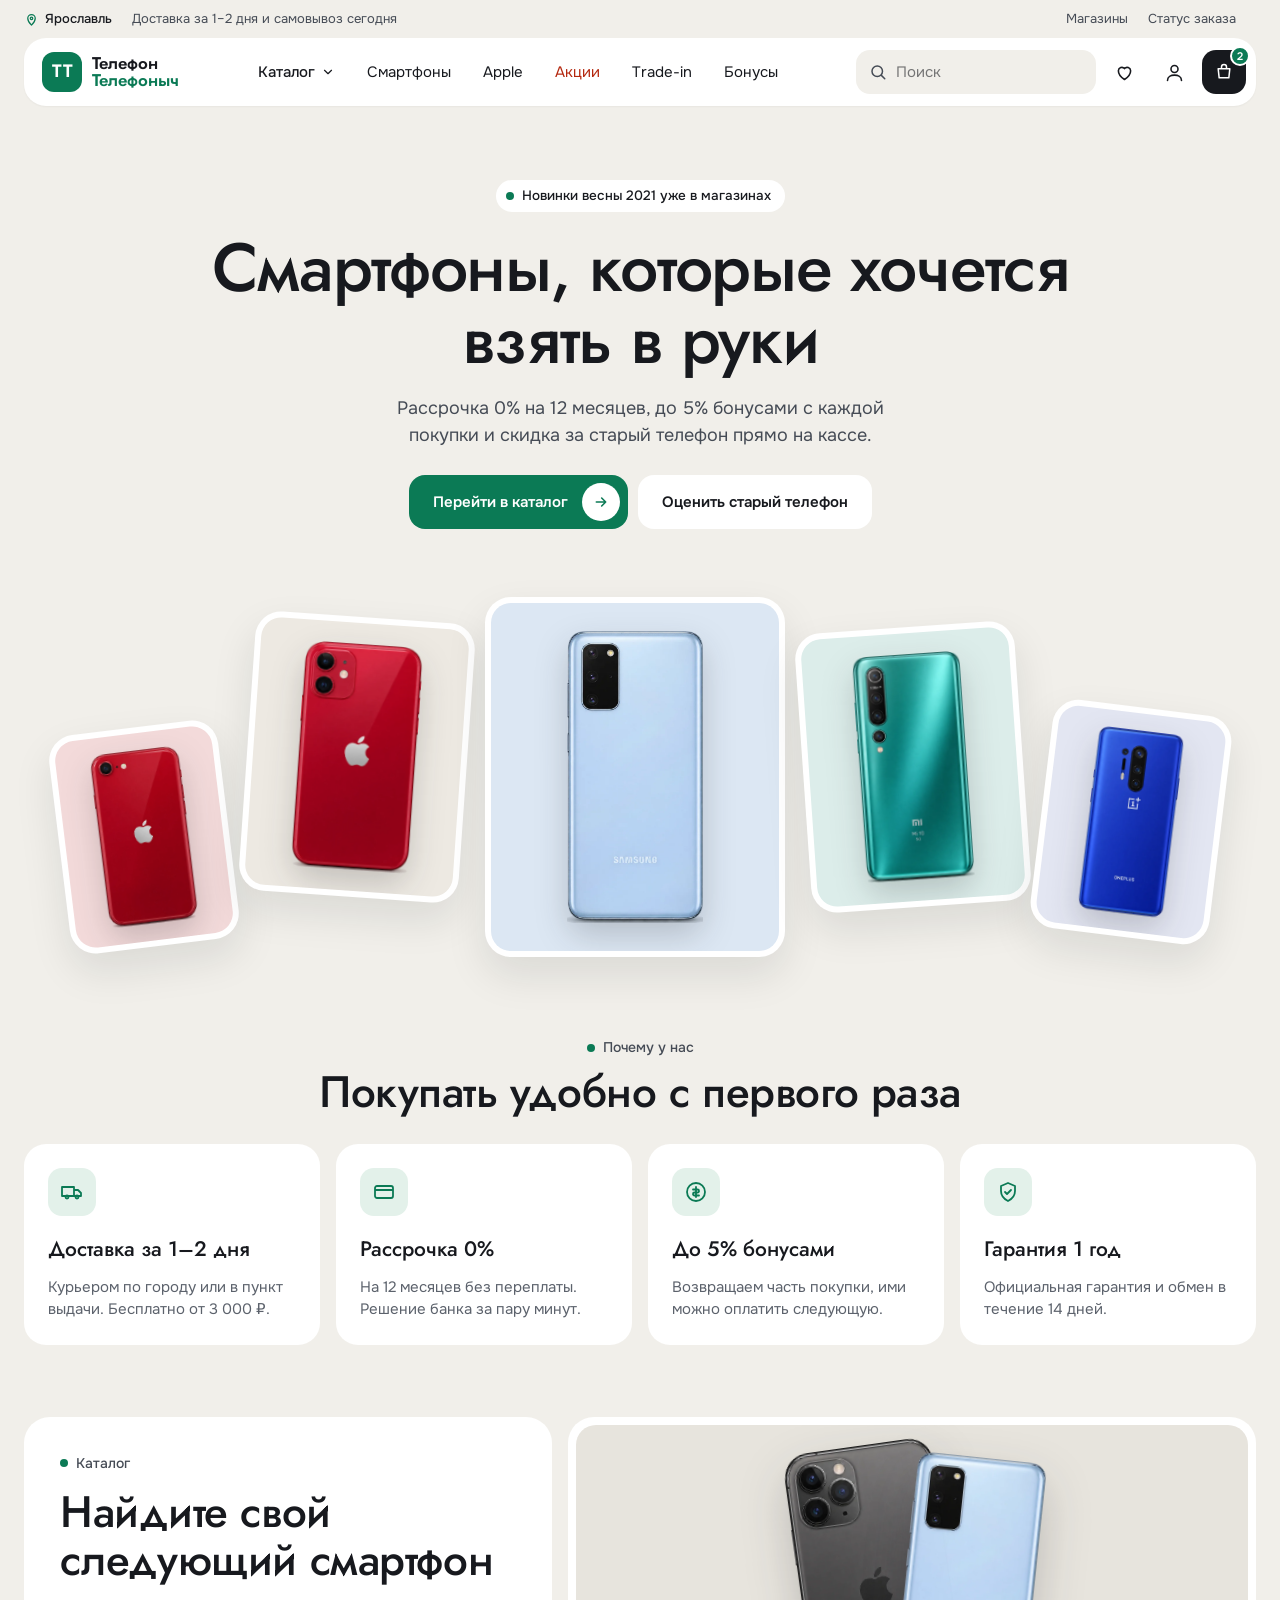
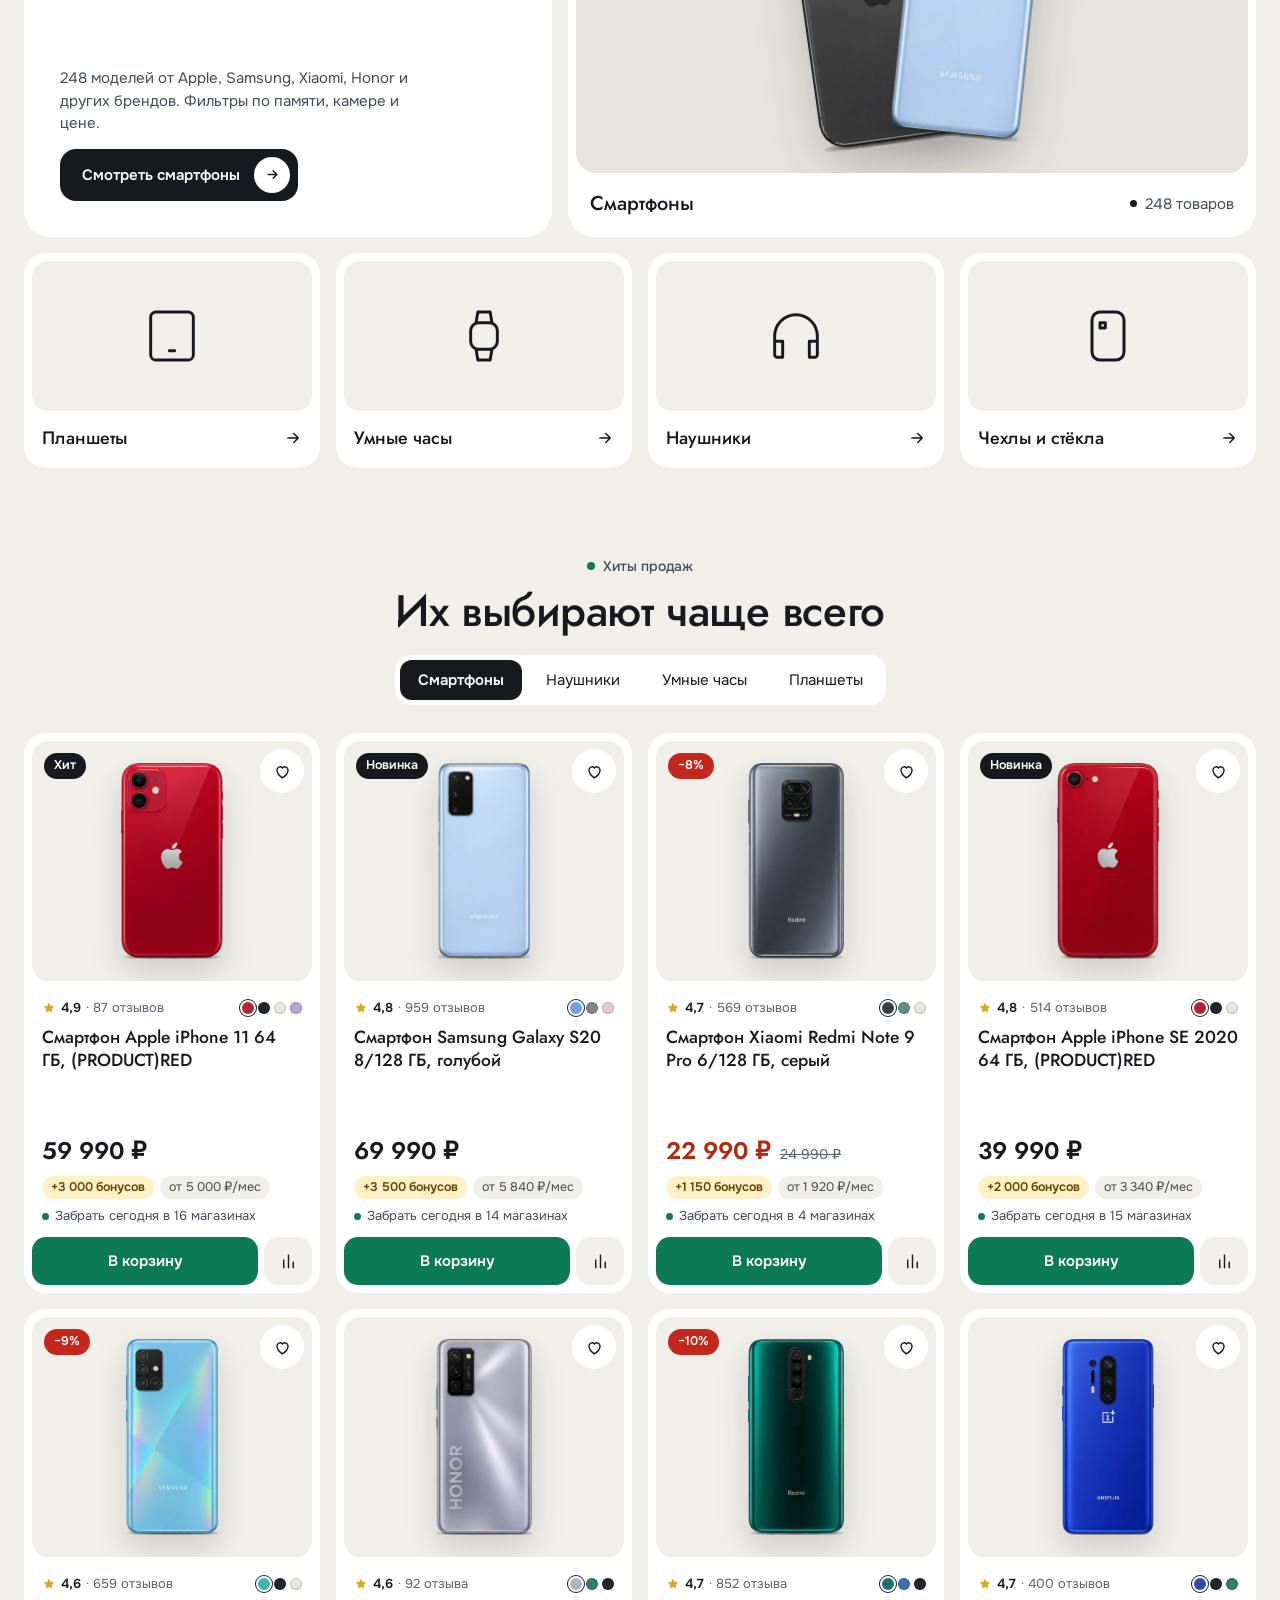
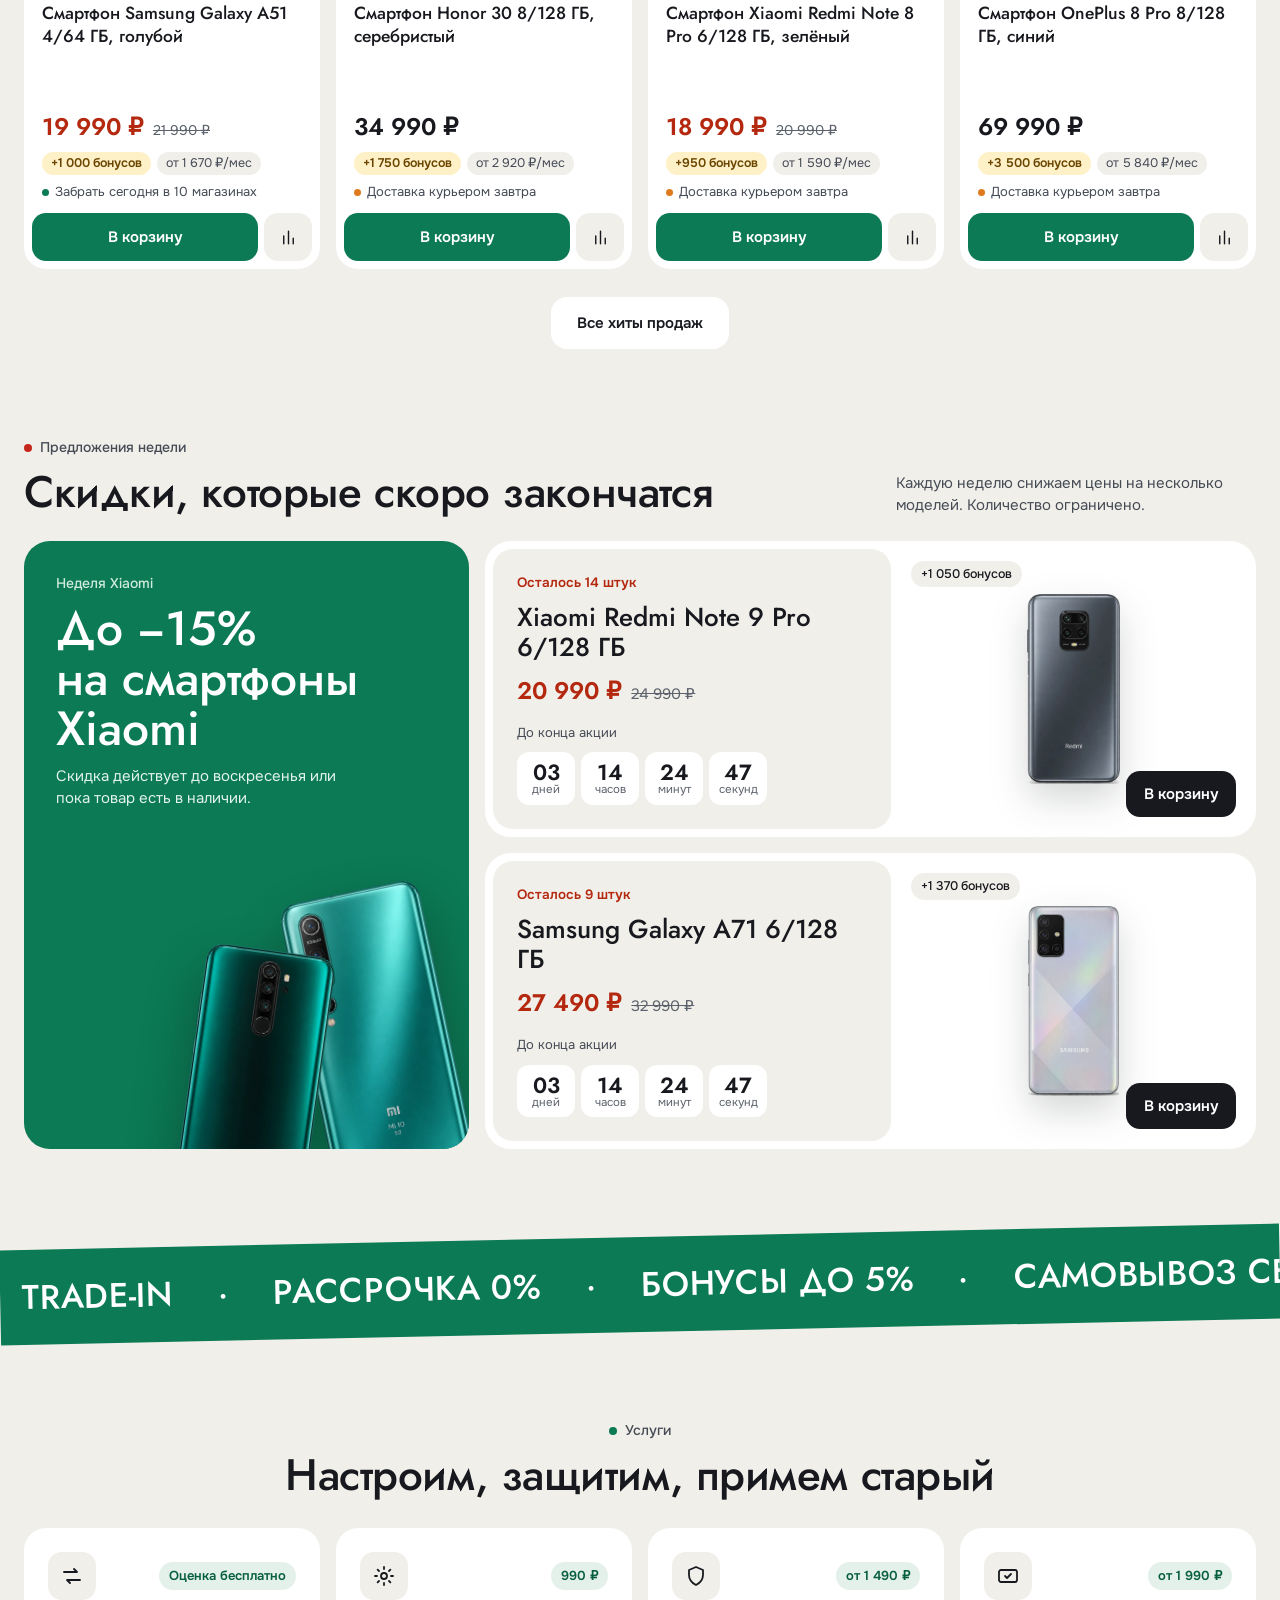
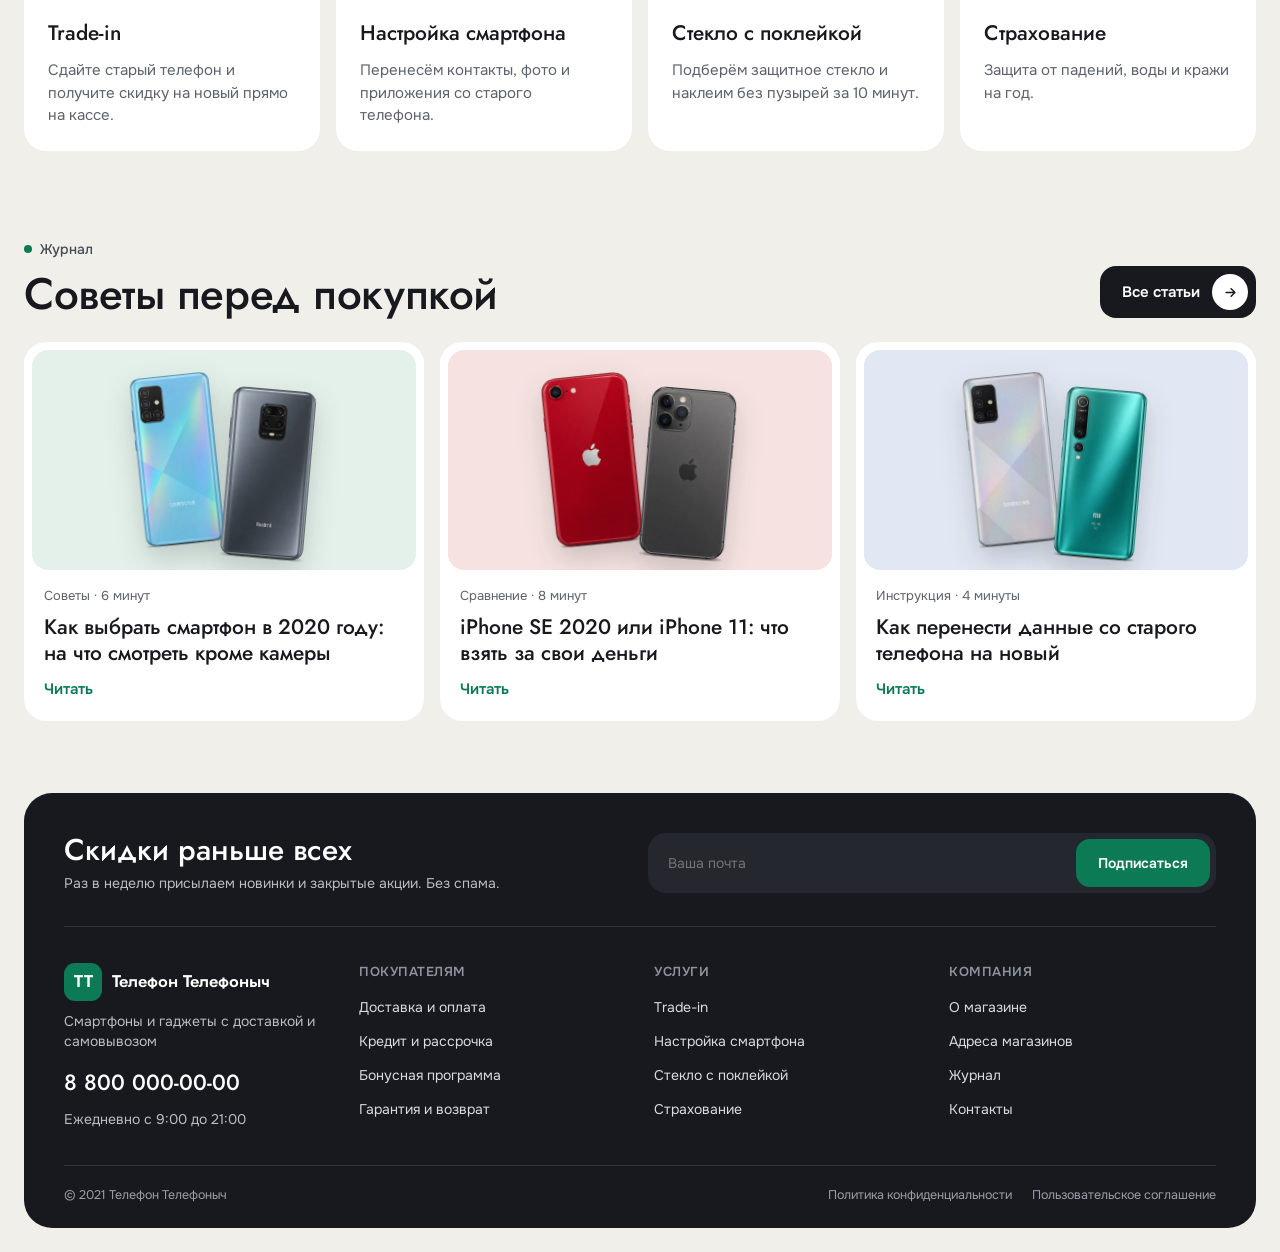
<file: shop/index.html>
<!DOCTYPE html>
<html lang="ru">
<head>
<meta charset="UTF-8">
<meta name="viewport" content="width=1280">
<title>Телефон Телефоныч — интернет-магазин смартфонов</title>
<meta name="description" content="Учебный интернет-магазин смартфонов «Телефон Телефоныч»: главная, каталог и карточка товара.">
<link rel="preload" href="../assets/fonts/shop/onest-cyrillic.woff2" as="font" type="font/woff2" crossorigin>
<link rel="preload" href="../assets/fonts/shop/jost-cyrillic.woff2" as="font" type="font/woff2" crossorigin>
<style>
@font-face{font-family:'Jost';font-style:normal;font-weight:500 600;font-display:swap;src:url("../assets/fonts/shop/jost-cyrillic.woff2") format("woff2");unicode-range:U+0301, U+0400-045F, U+0490-0491, U+04B0-04B1, U+2116}
@font-face{font-family:'Jost';font-style:normal;font-weight:500 600;font-display:swap;src:url("../assets/fonts/shop/jost-latin.woff2") format("woff2");unicode-range:U+0000-00FF, U+0131, U+0152-0153, U+02BB-02BC, U+02C6, U+02DA, U+02DC, U+0304, U+0308, U+0329, U+2000-206F, U+20AC, U+2122, U+2191, U+2193, U+2212, U+2215, U+FEFF, U+FFFD}
@font-face{font-family:'Onest';font-style:normal;font-weight:400 600;font-display:swap;src:url("../assets/fonts/shop/onest-cyrillic.woff2") format("woff2");unicode-range:U+0301, U+0400-045F, U+0490-0491, U+04B0-04B1, U+2116}
@font-face{font-family:'Onest';font-style:normal;font-weight:400 600;font-display:swap;src:url("../assets/fonts/shop/onest-latin.woff2") format("woff2");unicode-range:U+0000-00FF, U+0131, U+0152-0153, U+02BB-02BC, U+02C6, U+02DA, U+02DC, U+0304, U+0308, U+0329, U+2000-206F, U+20AC, U+2122, U+2191, U+2193, U+2212, U+2215, U+FEFF, U+FFFD}

body{margin:0}
a{color:#0B7A55}a:hover{color:#08664A}
@keyframes tt-marquee{from{transform:translateX(0)}to{transform:translateX(-50%)}}
@media (prefers-reduced-motion:reduce){.tt-run{animation:none!important}}


body{margin:0}


</style>
</head>
<body>
<div id="app">

<div style="font-family: 'Onest', Arial, sans-serif; color: #17191E; background: #F1EFEA; font-size: 15px; line-height: 1.5">


<header style="font-family: 'Onest', Arial, sans-serif; color: #17191E; background: #F1EFEA; font-size: 15px; line-height: 1.4">
<div style="max-width: 1280px; margin: 0 auto; padding: 0 24px; box-sizing: border-box; min-height: 38px; display: flex; flex-wrap: wrap; align-items: center; justify-content: space-between; gap: 0 24px; font-size: 13px; color: #454B55">
<div style="display: flex; flex-wrap: wrap; align-items: center; gap: 0 20px">
<button type="button" style="display: inline-flex; align-items: center; gap: 6px; min-height: 38px; padding: 0; border: 0; background: transparent; font: inherit; font-weight: 500; color: #17191E; cursor: pointer"><svg aria-hidden="true" width="15" height="15" viewBox="0 0 24 24" fill="none" stroke="#0B7A55" stroke-width="2" stroke-linecap="round" stroke-linejoin="round"><path d="M12 21s-6-5.5-6-11a6 6 0 0 1 12 0c0 5.5-6 11-6 11zM12 12a2 2 0 1 0 0-4 2 2 0 0 0 0 4z"></path></svg><span>Ярославль</span></button>
<span>Доставка за 1–2 дня и самовывоз сегодня</span>
</div>
<div style="display: flex; flex-wrap: wrap; align-items: center; gap: 0 20px"><a href="#" style="display: inline-flex; align-items: center; min-height: 38px; color: rgb(69, 75, 85); text-decoration: none">Магазины</a><a href="#" style="display: inline-flex; align-items: center; min-height: 38px; color: rgb(69, 75, 85); text-decoration: none">Статус заказа</a><span style="font-weight: 600; color: rgb(23, 25, 30)"><br><br></span></div>
</div>
<div style="max-width: 1280px; margin: 0 auto; padding: 0 24px 10px; box-sizing: border-box">
<div style="background: #FFFFFF; border-radius: 22px; padding: 10px 10px 10px 18px; display: flex; flex-wrap: wrap; align-items: center; gap: 12px 24px; box-shadow: 0 1px 2px rgba(23,25,30,0.04)">
<a href="index.html" aria-label="Телефон Телефоныч — на главную" style="display: flex; align-items: center; gap: 10px; min-height: 48px; text-decoration: none; color: #17191E">
<span aria-hidden="true" style="width: 40px; height: 40px; border-radius: 12px; background: #0B7A55; color: #FFFFFF; font-family: 'Jost', sans-serif; font-weight: 600; font-size: 18px; letter-spacing: -0.5px; display: flex; align-items: center; justify-content: center">ТТ</span>
<span style="display: flex; flex-direction: column; line-height: 1.02; font-family: 'Jost', sans-serif; font-weight: 600; font-size: 17px"><span>Телефон</span><span style="color: #0B7A55">Телефоныч</span></span>
</a>
<nav aria-label="Разделы" style="flex: 1 1 auto; display: flex; flex-wrap: wrap; justify-content: center; gap: 0 4px; font-size: 15px">
<a href="catalog.html" style="display: inline-flex; align-items: center; gap: 6px; min-height: 44px; padding: 0 14px; border-radius: 12px; color: #17191E; text-decoration: none; font-weight: 500">Каталог<svg aria-hidden="true" width="14" height="14" viewBox="0 0 24 24" fill="none" stroke="currentColor" stroke-width="2" stroke-linecap="round" stroke-linejoin="round"><path d="M6 9l6 6 6-6"></path></svg></a>
<a href="catalog.html" style="display: inline-flex; align-items: center; min-height: 44px; padding: 0 14px; border-radius: 12px; color: #17191E; text-decoration: none">Смартфоны</a>
<a href="#" style="display: inline-flex; align-items: center; min-height: 44px; padding: 0 14px; border-radius: 12px; color: #17191E; text-decoration: none">Apple</a>
<a href="#" style="display: inline-flex; align-items: center; min-height: 44px; padding: 0 14px; border-radius: 12px; color: #B4280F; text-decoration: none">Акции</a>
<a href="#" style="display: inline-flex; align-items: center; min-height: 44px; padding: 0 14px; border-radius: 12px; color: #17191E; text-decoration: none">Trade-in</a>
<a href="#" style="display: inline-flex; align-items: center; min-height: 44px; padding: 0 14px; border-radius: 12px; color: #17191E; text-decoration: none">Бонусы</a>
</nav>
<div style="display: flex; align-items: center; gap: 6px">
<form role="search" style="position: relative; width: 240px; max-width: 100%">
<label for="hdr-search" style="position: absolute; width: 1px; height: 1px; overflow: hidden; clip: rect(0 0 0 0)">Поиск по магазину</label>
<input id="hdr-search" type="search" placeholder="Поиск" style="box-sizing: border-box; width: 100%; height: 44px; padding: 0 14px 0 40px; border: 0; border-radius: 14px; background: #F1EFEA; font: inherit; color: #17191E">
<svg aria-hidden="true" width="18" height="18" viewBox="0 0 24 24" fill="none" stroke="#454B55" stroke-width="2" stroke-linecap="round" style="position: absolute; left: 13px; top: 13px"><path d="M11 18a7 7 0 1 0 0-14 7 7 0 0 0 0 14zM16.5 16.5L21 21"></path></svg>
</form>
<a href="#" aria-label="Избранное" style="width: 44px; height: 44px; border-radius: 14px; display: flex; align-items: center; justify-content: center; color: #17191E"><svg aria-hidden="true" width="21" height="21" viewBox="0 0 24 24" fill="none" stroke="currentColor" stroke-width="1.8" stroke-linecap="round" stroke-linejoin="round"><path d="M12 20s-7-4.5-7-10a4 4 0 0 1 7-2.5A4 4 0 0 1 19 10c0 5.5-7 10-7 10z"></path></svg></a>
<a href="#" aria-label="Войти" style="width: 44px; height: 44px; border-radius: 14px; display: flex; align-items: center; justify-content: center; color: #17191E"><svg aria-hidden="true" width="21" height="21" viewBox="0 0 24 24" fill="none" stroke="currentColor" stroke-width="1.8" stroke-linecap="round" stroke-linejoin="round"><path d="M12 12a4 4 0 1 0 0-8 4 4 0 0 0 0 8zM4 21c0-4 4-6 8-6s8 2 8 6"></path></svg></a>
<a href="#" aria-label="Корзина, 2 товара" style="position: relative; width: 44px; height: 44px; border-radius: 14px; background: #17191E; display: flex; align-items: center; justify-content: center; color: #FFFFFF"><svg aria-hidden="true" width="20" height="20" viewBox="0 0 24 24" fill="none" stroke="currentColor" stroke-width="1.8" stroke-linecap="round" stroke-linejoin="round"><path d="M5 8h14l-1.2 11H6.2zM9 8V6a3 3 0 0 1 6 0v2"></path></svg><span aria-hidden="true" style="position: absolute; top: -4px; right: -4px; min-width: 20px; height: 20px; box-sizing: border-box; padding: 0 5px; border-radius: 10px; background: #0B7A55; border: 2px solid #FFFFFF; color: #FFFFFF; font-size: 11px; font-weight: 600; line-height: 16px; text-align: center">2</span></a>
</div>
</div>
</div>
</header>

<main style="max-width: 1280px; margin: 0 auto; padding: 0 24px; box-sizing: border-box">

<section aria-labelledby="hero-h" style="padding: 64px 0 24px; display: flex; flex-direction: column; align-items: center; text-align: center; gap: 20px">
<span style="display: inline-flex; align-items: center; gap: 8px; padding: 6px 14px 6px 10px; border-radius: 999px; background: #FFFFFF; font-size: 13.5px; font-weight: 500"><span aria-hidden="true" style="width: 8px; height: 8px; border-radius: 50%; background: rgb(11, 122, 85)"></span>Новинки весны 2021 уже в магазинах</span>
<h1 id="hero-h" style="margin: 0; max-width: 860px; font-family: 'Jost', sans-serif; font-weight: 500; font-size: 68px; line-height: 1.05; letter-spacing: -0.02em">Смартфоны, которые хочется взять в руки</h1>
<p style="margin: 0; max-width: 560px; font-size: 18px; color: #454B55">Рассрочка 0% на 12 месяцев, до 5% бонусами с каждой покупки и скидка за старый телефон прямо на кассе.</p>
<div style="display: flex; flex-wrap: wrap; justify-content: center; gap: 10px; margin-top: 6px">
<a href="catalog.html" style="display: inline-flex; align-items: center; gap: 14px; min-height: 54px; padding: 0 8px 0 24px; border-radius: 16px; background: #0B7A55; color: #FFFFFF; font-weight: 600; text-decoration: none">Перейти в каталог<span aria-hidden="true" style="width: 38px; height: 38px; border-radius: 50%; background: #FFFFFF; color: #0B7A55; display: flex; align-items: center; justify-content: center"><svg width="16" height="16" viewBox="0 0 24 24" fill="none" stroke="currentColor" stroke-width="2.4" stroke-linecap="round" stroke-linejoin="round"><path d="M5 12h14M13 6l6 6-6 6"></path></svg></span></a>
<a href="#tradein" style="display: inline-flex; align-items: center; min-height: 54px; padding: 0 24px; border-radius: 16px; background: #FFFFFF; color: #17191E; font-weight: 600; text-decoration: none">Оценить старый телефон</a>
</div>
</section>

<div aria-label="Популярные модели" role="list" style="position: relative; display: flex; justify-content: center; align-items: flex-end; gap: 18px; padding: 24px 0 8px; min-height: 380px">

<a role="listitem" href="product.html" aria-label="Apple iPhone SE 2020" style="flex: none; width: 170px; height: 220px; box-sizing: border-box; padding: 6px; border-radius: 26px; background: #FFFFFF; box-shadow: 0 18px 40px rgba(23,25,30,0.10); transform: translateY(-10px) rotate(-7deg); text-decoration: none">
<span style="display: flex; align-items: center; justify-content: center; width: 100%; height: 100%; border-radius: 20px; background: #F3DADA; overflow: hidden"><img src="../assets/shop/img/se.webp" alt="" style="display: block; max-width: 84%; max-height: 84%; object-fit: contain; filter: drop-shadow(0 14px 16px rgba(23,25,30,0.2))"></span>
</a>

<a role="listitem" href="product.html" aria-label="Apple iPhone 11" style="flex: none; width: 220px; height: 280px; box-sizing: border-box; padding: 6px; border-radius: 26px; background: #FFFFFF; box-shadow: 0 18px 40px rgba(23,25,30,0.10); transform: translateY(-60px) rotate(4deg); text-decoration: none">
<span style="display: flex; align-items: center; justify-content: center; width: 100%; height: 100%; border-radius: 20px; background: #EDE9E2; overflow: hidden"><img src="../assets/shop/img/i11.webp" alt="" style="display: block; max-width: 84%; max-height: 84%; object-fit: contain; filter: drop-shadow(0 14px 16px rgba(23,25,30,0.2))"></span>
</a>

<a role="listitem" href="product.html" aria-label="Samsung Galaxy S20" style="flex: none; width: 300px; height: 360px; box-sizing: border-box; padding: 6px; border-radius: 26px; background: #FFFFFF; box-shadow: 0 18px 40px rgba(23,25,30,0.10); transform: translateY(0px) rotate(0deg); text-decoration: none">
<span style="display: flex; align-items: center; justify-content: center; width: 100%; height: 100%; border-radius: 20px; background: #DCE7F3; overflow: hidden"><img src="../assets/shop/img/s20.webp" alt="" style="display: block; max-width: 84%; max-height: 84%; object-fit: contain; filter: drop-shadow(0 14px 16px rgba(23,25,30,0.2))"></span>
</a>

<a role="listitem" href="product.html" aria-label="Xiaomi Mi 10" style="flex: none; width: 220px; height: 280px; box-sizing: border-box; padding: 6px; border-radius: 26px; background: #FFFFFF; box-shadow: 0 18px 40px rgba(23,25,30,0.10); transform: translateY(-50px) rotate(-4deg); text-decoration: none">
<span style="display: flex; align-items: center; justify-content: center; width: 100%; height: 100%; border-radius: 20px; background: #DCEDEA; overflow: hidden"><img src="../assets/shop/img/mi10.webp" alt="" style="display: block; max-width: 84%; max-height: 84%; object-fit: contain; filter: drop-shadow(0 14px 16px rgba(23,25,30,0.2))"></span>
</a>

<a role="listitem" href="product.html" aria-label="OnePlus 8 Pro" style="flex: none; width: 180px; height: 230px; box-sizing: border-box; padding: 6px; border-radius: 26px; background: #FFFFFF; box-shadow: 0 18px 40px rgba(23,25,30,0.10); transform: translateY(-20px) rotate(7deg); text-decoration: none">
<span style="display: flex; align-items: center; justify-content: center; width: 100%; height: 100%; border-radius: 20px; background: #E3E6F2; overflow: hidden"><img src="../assets/shop/img/op8p2.webp" alt="" style="display: block; max-width: 84%; max-height: 84%; object-fit: contain; filter: drop-shadow(0 14px 16px rgba(23,25,30,0.2))"></span>
</a>

</div>

<section aria-labelledby="why-h" style="padding-top: 72px; display: flex; flex-direction: column; align-items: center; gap: 28px">
<div style="display: flex; flex-direction: column; align-items: center; gap: 10px; text-align: center">
<span style="display: inline-flex; align-items: center; gap: 8px; font-size: 14px; font-weight: 500; color: #454B55"><span aria-hidden="true" style="width: 8px; height: 8px; border-radius: 50%; background: #0B7A55"></span>Почему у нас</span>
<h2 id="why-h" style="margin: 0; font-family: 'Jost', sans-serif; font-weight: 500; font-size: 44px; line-height: 1.1; letter-spacing: -0.01em">Покупать удобно с первого раза</h2>
</div>
<div style="width: 100%; display: grid; grid-template-columns: repeat(auto-fit, minmax(min(260px, 100%), 1fr)); gap: 16px">

<div style="box-sizing: border-box; min-height: 200px; background: #FFFFFF; border-radius: 22px; padding: 24px; display: flex; flex-direction: column; gap: 10px">
<span aria-hidden="true" style="width: 48px; height: 48px; border-radius: 14px; background: #E3F1EA; color: #0B7A55; display: flex; align-items: center; justify-content: center"><svg width="24" height="24" viewBox="0 0 24 24" fill="none" stroke="currentColor" stroke-width="1.8" stroke-linecap="round" stroke-linejoin="round"><path d="M2 7h12v9H2zM14 10h4l3 3v3h-7zM7 18.5a1.5 1.5 0 1 0 0-3 1.5 1.5 0 0 0 0 3zM17 18.5a1.5 1.5 0 1 0 0-3 1.5 1.5 0 0 0 0 3z"></path></svg></span>
<h3 style="margin: 8px 0 0; font-family: 'Jost', sans-serif; font-weight: 500; font-size: 21px">Доставка за 1–2 дня</h3>
<p style="margin: 0; color: #5C626C">Курьером по городу или в пункт выдачи. Бесплатно от 3 000 ₽.</p>
</div>

<div style="box-sizing: border-box; min-height: 200px; background: #FFFFFF; border-radius: 22px; padding: 24px; display: flex; flex-direction: column; gap: 10px">
<span aria-hidden="true" style="width: 48px; height: 48px; border-radius: 14px; background: #E3F1EA; color: #0B7A55; display: flex; align-items: center; justify-content: center"><svg width="24" height="24" viewBox="0 0 24 24" fill="none" stroke="currentColor" stroke-width="1.8" stroke-linecap="round" stroke-linejoin="round"><path d="M5 6h14a2 2 0 0 1 2 2v8a2 2 0 0 1-2 2H5a2 2 0 0 1-2-2V8a2 2 0 0 1 2-2zM3 10h18"></path></svg></span>
<h3 style="margin: 8px 0 0; font-family: 'Jost', sans-serif; font-weight: 500; font-size: 21px">Рассрочка 0%</h3>
<p style="margin: 0; color: #5C626C">На 12 месяцев без переплаты. Решение банка за пару минут.</p>
</div>

<div style="box-sizing: border-box; min-height: 200px; background: #FFFFFF; border-radius: 22px; padding: 24px; display: flex; flex-direction: column; gap: 10px">
<span aria-hidden="true" style="width: 48px; height: 48px; border-radius: 14px; background: #E3F1EA; color: #0B7A55; display: flex; align-items: center; justify-content: center"><svg width="24" height="24" viewBox="0 0 24 24" fill="none" stroke="currentColor" stroke-width="1.8" stroke-linecap="round" stroke-linejoin="round"><path d="M12 21a9 9 0 1 0 0-18 9 9 0 0 0 0 18zM12 7v10M9 9.5h4.5a1.5 1.5 0 0 1 0 3h-3a1.5 1.5 0 0 0 0 3H15"></path></svg></span>
<h3 style="margin: 8px 0 0; font-family: 'Jost', sans-serif; font-weight: 500; font-size: 21px">До 5% бонусами</h3>
<p style="margin: 0; color: #5C626C">Возвращаем часть покупки, ими можно оплатить следующую.</p>
</div>

<div style="box-sizing: border-box; min-height: 200px; background: #FFFFFF; border-radius: 22px; padding: 24px; display: flex; flex-direction: column; gap: 10px">
<span aria-hidden="true" style="width: 48px; height: 48px; border-radius: 14px; background: #E3F1EA; color: #0B7A55; display: flex; align-items: center; justify-content: center"><svg width="24" height="24" viewBox="0 0 24 24" fill="none" stroke="currentColor" stroke-width="1.8" stroke-linecap="round" stroke-linejoin="round"><path d="M12 3l7 3v5c0 4.5-3 8-7 10-4-2-7-5.5-7-10V6zM9 12l2 2 4-4"></path></svg></span>
<h3 style="margin: 8px 0 0; font-family: 'Jost', sans-serif; font-weight: 500; font-size: 21px">Гарантия 1 год</h3>
<p style="margin: 0; color: #5C626C">Официальная гарантия и обмен в течение 14 дней.</p>
</div>

</div>
</section>

<section aria-labelledby="cat-h" style="padding-top: 72px; display: flex; flex-direction: column; gap: 16px">
<div style="display: flex; flex-wrap: wrap; gap: 16px">
<div style="flex: 1 1 380px; min-width: 0; box-sizing: border-box; min-height: 420px; background: #FFFFFF; border-radius: 26px; padding: 36px; display: flex; flex-direction: column; align-items: flex-start; gap: 14px">
<span style="display: inline-flex; align-items: center; gap: 8px; font-size: 14px; font-weight: 500; color: #454B55"><span aria-hidden="true" style="width: 8px; height: 8px; border-radius: 50%; background: #0B7A55"></span>Каталог</span>
<h2 id="cat-h" style="margin: 0; font-family: 'Jost', sans-serif; font-weight: 500; font-size: 44px; line-height: 1.1; letter-spacing: -0.01em">Найдите свой следующий смартфон</h2>
<p style="margin: auto 0 0; max-width: 360px; color: #454B55">248 моделей от Apple, Samsung, Xiaomi, Honor и других брендов. Фильтры по памяти, камере и цене.</p>
<a href="catalog.html" style="display: inline-flex; align-items: center; gap: 14px; min-height: 52px; padding: 0 8px 0 22px; border-radius: 16px; background: #17191E; color: #FFFFFF; font-weight: 600; text-decoration: none">Смотреть смартфоны<span aria-hidden="true" style="width: 36px; height: 36px; border-radius: 50%; background: #FFFFFF; color: #17191E; display: flex; align-items: center; justify-content: center"><svg width="15" height="15" viewBox="0 0 24 24" fill="none" stroke="currentColor" stroke-width="2.4" stroke-linecap="round" stroke-linejoin="round"><path d="M5 12h14M13 6l6 6-6 6"></path></svg></span></a>
</div>
<a href="catalog.html" style="flex: 1.4 1 480px; min-width: 0; box-sizing: border-box; min-height: 420px; background: #FFFFFF; border-radius: 26px; padding: 8px; display: flex; flex-direction: column; gap: 8px; color: #17191E; text-decoration: none">
<span style="flex: 1 1 auto; border-radius: 20px; background: #E7E4DD; display: flex; align-items: center; justify-content: center; gap: 0; overflow: hidden">
<img src="../assets/shop/img/i11pm.webp" alt="" style="height: 300px; width: auto; transform: rotate(-8deg) translateX(30px); filter: drop-shadow(0 20px 24px rgba(23,25,30,0.22))">
<img src="../assets/shop/img/s20.webp" alt="" style="height: 280px; width: auto; transform: rotate(6deg) translateX(-20px); filter: drop-shadow(0 20px 24px rgba(23,25,30,0.22))">
</span>
<span style="display: flex; align-items: center; justify-content: space-between; padding: 8px 14px 10px"><span style="font-family: 'Jost', sans-serif; font-weight: 500; font-size: 20px">Смартфоны</span><span style="display: inline-flex; align-items: center; gap: 8px; color: #454B55"><span aria-hidden="true" style="width: 7px; height: 7px; border-radius: 50%; background: #17191E"></span>248 товаров</span></span>
</a>
</div>
<div style="display: grid; grid-template-columns: repeat(auto-fit, minmax(min(220px, 100%), 1fr)); gap: 16px">

<a href="catalog.html" style="box-sizing: border-box; background: #FFFFFF; border-radius: 22px; padding: 8px; display: flex; flex-direction: column; gap: 8px; color: #17191E; text-decoration: none">
<span aria-hidden="true" style="height: 150px; border-radius: 16px; background: #F1EFEA; display: flex; align-items: center; justify-content: center; color: #17191E"><svg width="64" height="64" viewBox="0 0 24 24" fill="none" stroke="currentColor" stroke-width="1.1" stroke-linecap="round" stroke-linejoin="round"><path d="M6 3h12a2 2 0 0 1 2 2v14a2 2 0 0 1-2 2H6a2 2 0 0 1-2-2V5a2 2 0 0 1 2-2zM11 17.5h2"></path></svg></span>
<span style="display: flex; align-items: center; justify-content: space-between; padding: 6px 10px 8px"><span style="font-family: 'Jost', sans-serif; font-weight: 500; font-size: 18px">Планшеты</span><svg aria-hidden="true" width="18" height="18" viewBox="0 0 24 24" fill="none" stroke="currentColor" stroke-width="2" stroke-linecap="round" stroke-linejoin="round"><path d="M5 12h14M13 6l6 6-6 6"></path></svg></span>
</a>

<a href="catalog.html" style="box-sizing: border-box; background: #FFFFFF; border-radius: 22px; padding: 8px; display: flex; flex-direction: column; gap: 8px; color: #17191E; text-decoration: none">
<span aria-hidden="true" style="height: 150px; border-radius: 16px; background: #F1EFEA; display: flex; align-items: center; justify-content: center; color: #17191E"><svg width="64" height="64" viewBox="0 0 24 24" fill="none" stroke="currentColor" stroke-width="1.1" stroke-linecap="round" stroke-linejoin="round"><path d="M10 7h4a3 3 0 0 1 3 3v4a3 3 0 0 1-3 3h-4a3 3 0 0 1-3-3v-4a3 3 0 0 1 3-3zM9 7l.7-4h4.6L15 7M9 17l.7 4h4.6L15 17"></path></svg></span>
<span style="display: flex; align-items: center; justify-content: space-between; padding: 6px 10px 8px"><span style="font-family: 'Jost', sans-serif; font-weight: 500; font-size: 18px">Умные часы</span><svg aria-hidden="true" width="18" height="18" viewBox="0 0 24 24" fill="none" stroke="currentColor" stroke-width="2" stroke-linecap="round" stroke-linejoin="round"><path d="M5 12h14M13 6l6 6-6 6"></path></svg></span>
</a>

<a href="catalog.html" style="box-sizing: border-box; background: #FFFFFF; border-radius: 22px; padding: 8px; display: flex; flex-direction: column; gap: 8px; color: #17191E; text-decoration: none">
<span aria-hidden="true" style="height: 150px; border-radius: 16px; background: #F1EFEA; display: flex; align-items: center; justify-content: center; color: #17191E"><svg width="64" height="64" viewBox="0 0 24 24" fill="none" stroke="currentColor" stroke-width="1.1" stroke-linecap="round" stroke-linejoin="round"><path d="M4 14v-2a8 8 0 0 1 16 0v2M4 14h3v6H5a1 1 0 0 1-1-1zM20 14h-3v6h2a1 1 0 0 0 1-1z"></path></svg></span>
<span style="display: flex; align-items: center; justify-content: space-between; padding: 6px 10px 8px"><span style="font-family: 'Jost', sans-serif; font-weight: 500; font-size: 18px">Наушники</span><svg aria-hidden="true" width="18" height="18" viewBox="0 0 24 24" fill="none" stroke="currentColor" stroke-width="2" stroke-linecap="round" stroke-linejoin="round"><path d="M5 12h14M13 6l6 6-6 6"></path></svg></span>
</a>

<a href="catalog.html" style="box-sizing: border-box; background: #FFFFFF; border-radius: 22px; padding: 8px; display: flex; flex-direction: column; gap: 8px; color: #17191E; text-decoration: none">
<span aria-hidden="true" style="height: 150px; border-radius: 16px; background: #F1EFEA; display: flex; align-items: center; justify-content: center; color: #17191E"><svg width="64" height="64" viewBox="0 0 24 24" fill="none" stroke="currentColor" stroke-width="1.1" stroke-linecap="round" stroke-linejoin="round"><path d="M9 3h6a3 3 0 0 1 3 3v12a3 3 0 0 1-3 3H9a3 3 0 0 1-3-3V6a3 3 0 0 1 3-3zM9 7h2v2H9z"></path></svg></span>
<span style="display: flex; align-items: center; justify-content: space-between; padding: 6px 10px 8px"><span style="font-family: 'Jost', sans-serif; font-weight: 500; font-size: 18px">Чехлы и стёкла</span><svg aria-hidden="true" width="18" height="18" viewBox="0 0 24 24" fill="none" stroke="currentColor" stroke-width="2" stroke-linecap="round" stroke-linejoin="round"><path d="M5 12h14M13 6l6 6-6 6"></path></svg></span>
</a>

</div>
</section>

<section aria-labelledby="hits-h" style="padding-top: 88px; display: flex; flex-direction: column; align-items: center; gap: 28px">
<div style="display: flex; flex-direction: column; align-items: center; gap: 10px; text-align: center">
<span style="display: inline-flex; align-items: center; gap: 8px; font-size: 14px; font-weight: 500; color: #454B55"><span aria-hidden="true" style="width: 8px; height: 8px; border-radius: 50%; background: #0B7A55"></span>Хиты продаж</span>
<h2 id="hits-h" style="margin: 0; font-family: 'Jost', sans-serif; font-weight: 500; font-size: 44px; line-height: 1.1; letter-spacing: -0.01em">Их выбирают чаще всего</h2>
<div style="display: flex; flex-wrap: wrap; justify-content: center; gap: 6px; margin-top: 10px; padding: 5px; border-radius: 16px; background: #FFFFFF">
<button type="button" aria-pressed="true" style="min-height: 40px; padding: 0 18px; border: 0; border-radius: 12px; background: #17191E; color: #FFFFFF; font: inherit; font-weight: 600; cursor: pointer">Смартфоны</button>
<button type="button" aria-pressed="false" style="min-height: 40px; padding: 0 18px; border: 0; border-radius: 12px; background: transparent; color: #17191E; font: inherit; cursor: pointer">Наушники</button>
<button type="button" aria-pressed="false" style="min-height: 40px; padding: 0 18px; border: 0; border-radius: 12px; background: transparent; color: #17191E; font: inherit; cursor: pointer">Умные часы</button>
<button type="button" aria-pressed="false" style="min-height: 40px; padding: 0 18px; border: 0; border-radius: 12px; background: transparent; color: #17191E; font: inherit; cursor: pointer">Планшеты</button>
</div>
</div>
<div style="width: 100%; display: grid; grid-template-columns: repeat(auto-fit, minmax(min(280px, 100%), 1fr)); gap: 16px">

<div style="min-width: 0">

<article style="font-family: 'Onest', Arial, sans-serif; color: #17191E; font-size: 15px; line-height: 1.4; box-sizing: border-box; width: 100%; min-height: 560px; background: #FFFFFF; border-radius: 22px; padding: 8px; display: flex; flex-direction: column; gap: 6px">
<div style="position: relative; height: 240px; border-radius: 16px; background: #F1EFEA; display: flex; align-items: center; justify-content: center; overflow: hidden">

<span style="position: absolute; top: 12px; left: 12px; padding: 4px 10px; border-radius: 999px; background: #17191E; color: #FFFFFF; font-size: 12.5px; font-weight: 600">Хит</span>

<button type="button" aria-label="Добавить в избранное" style="position: absolute; top: 8px; right: 8px; width: 44px; height: 44px; border: 0; border-radius: 50%; background: #FFFFFF; color: #17191E; display: flex; align-items: center; justify-content: center; cursor: pointer"><svg aria-hidden="true" width="19" height="19" viewBox="0 0 24 24" fill="none" stroke="currentColor" stroke-width="1.8" stroke-linecap="round" stroke-linejoin="round"><path d="M12 20s-7-4.5-7-10a4 4 0 0 1 7-2.5A4 4 0 0 1 19 10c0 5.5-7 10-7 10z"></path></svg></button>
<img src="../assets/shop/img/i11.webp" alt="Смартфон Apple iPhone 11 64 ГБ, (PRODUCT)RED" style="display: block; max-width: 82%; height: 196px; object-fit: contain; filter: drop-shadow(0 14px 16px rgba(23,25,30,0.16))">

</div>
<div style="flex: 1 1 auto; padding: 12px 10px 6px; display: flex; flex-direction: column; gap: 8px">
<div style="display: flex; align-items: center; justify-content: space-between; gap: 8px; font-size: 13px; color: #5C626C">
<span style="display: inline-flex; align-items: center; gap: 5px"><svg aria-hidden="true" width="14" height="14" viewBox="0 0 24 24" fill="#E8A11A"><path d="M12 3l2.7 5.6 6.1.8-4.4 4.3 1.1 6.1-5.5-2.9-5.5 2.9 1.1-6.1-4.4-4.3 6.1-.8z"></path></svg><span style="color: #17191E; font-weight: 600">4,9</span><span>· 87 отзывов</span></span>
<span role="img" aria-label="Цветов: 4" style="display: inline-flex; gap: 4px">
<span style="width: 12px; height: 12px; box-sizing: border-box; border-radius: 50%; background: #B3262E; box-shadow: 0 0 0 2px #FFFFFF, 0 0 0 3px #17191E"></span><span style="width: 12px; height: 12px; box-sizing: border-box; border-radius: 50%; background: #22262B; box-shadow: inset 0 0 0 1px rgba(23,25,30,0.2)"></span><span style="width: 12px; height: 12px; box-sizing: border-box; border-radius: 50%; background: #E9E6E1; box-shadow: inset 0 0 0 1px rgba(23,25,30,0.2)"></span><span style="width: 12px; height: 12px; box-sizing: border-box; border-radius: 50%; background: #B7A6D8; box-shadow: inset 0 0 0 1px rgba(23,25,30,0.2)"></span>
</span>
</div>
<a href="product.html" style="min-height: 46px; font-family: 'Jost', sans-serif; font-weight: 500; font-size: 17.5px; line-height: 23px; color: #17191E; text-decoration: none">Смартфон Apple iPhone 11 64 ГБ, (PRODUCT)RED</a>
<div style="margin-top: auto; display: flex; align-items: baseline; flex-wrap: wrap; gap: 2px 10px">
<span style="font-family: 'Jost', sans-serif; font-size: 24px; font-weight: 600; color: #17191E">59 990 ₽</span>

</div>
<div style="display: flex; flex-wrap: wrap; align-items: center; gap: 6px; font-size: 12.5px">
<span style="padding: 3px 9px; border-radius: 999px; background: #FFF1C7; color: #6B4500; font-weight: 600">+3 000 бонусов</span>
<span style="padding: 3px 9px; border-radius: 999px; background: #F1EFEA; color: #454B55">от 5 000 ₽/мес</span>
</div>
<div style="display: flex; align-items: center; gap: 6px; font-size: 13px; color: #454B55">
<span aria-hidden="true" style="width: 7px; height: 7px; border-radius: 50%; background: #0B7A55"></span><span>Забрать сегодня в 16 магазинах</span>
</div>
</div>
<div style="display: flex; gap: 6px">
<button type="button" style="flex: 1 1 auto; height: 48px; border: 0; border-radius: 14px; background: #0B7A55; color: #FFFFFF; font: inherit; font-weight: 600; cursor: pointer">В корзину</button>
<button type="button" aria-label="Добавить к сравнению" style="flex: none; width: 48px; height: 48px; border: 0; border-radius: 14px; background: #F1EFEA; color: #17191E; display: flex; align-items: center; justify-content: center; cursor: pointer"><svg aria-hidden="true" width="19" height="19" viewBox="0 0 24 24" fill="none" stroke="currentColor" stroke-width="1.8" stroke-linecap="round"><path d="M6 20V10M12 20V4M18 20v-7"></path></svg></button>
</div>
</article>
</div>

<div style="min-width: 0">

<article style="font-family: 'Onest', Arial, sans-serif; color: #17191E; font-size: 15px; line-height: 1.4; box-sizing: border-box; width: 100%; min-height: 560px; background: #FFFFFF; border-radius: 22px; padding: 8px; display: flex; flex-direction: column; gap: 6px">
<div style="position: relative; height: 240px; border-radius: 16px; background: #F1EFEA; display: flex; align-items: center; justify-content: center; overflow: hidden">

<span style="position: absolute; top: 12px; left: 12px; padding: 4px 10px; border-radius: 999px; background: #17191E; color: #FFFFFF; font-size: 12.5px; font-weight: 600">Новинка</span>

<button type="button" aria-label="Добавить в избранное" style="position: absolute; top: 8px; right: 8px; width: 44px; height: 44px; border: 0; border-radius: 50%; background: #FFFFFF; color: #17191E; display: flex; align-items: center; justify-content: center; cursor: pointer"><svg aria-hidden="true" width="19" height="19" viewBox="0 0 24 24" fill="none" stroke="currentColor" stroke-width="1.8" stroke-linecap="round" stroke-linejoin="round"><path d="M12 20s-7-4.5-7-10a4 4 0 0 1 7-2.5A4 4 0 0 1 19 10c0 5.5-7 10-7 10z"></path></svg></button>
<img src="../assets/shop/img/s20.webp" alt="Смартфон Samsung Galaxy S20 8/128 ГБ, голубой" style="display: block; max-width: 82%; height: 196px; object-fit: contain; filter: drop-shadow(0 14px 16px rgba(23,25,30,0.16))">

</div>
<div style="flex: 1 1 auto; padding: 12px 10px 6px; display: flex; flex-direction: column; gap: 8px">
<div style="display: flex; align-items: center; justify-content: space-between; gap: 8px; font-size: 13px; color: #5C626C">
<span style="display: inline-flex; align-items: center; gap: 5px"><svg aria-hidden="true" width="14" height="14" viewBox="0 0 24 24" fill="#E8A11A"><path d="M12 3l2.7 5.6 6.1.8-4.4 4.3 1.1 6.1-5.5-2.9-5.5 2.9 1.1-6.1-4.4-4.3 6.1-.8z"></path></svg><span style="color: #17191E; font-weight: 600">4,8</span><span>· 959 отзывов</span></span>
<span role="img" aria-label="Цветов: 3" style="display: inline-flex; gap: 4px">
<span style="width: 12px; height: 12px; box-sizing: border-box; border-radius: 50%; background: #6FA3E0; box-shadow: 0 0 0 2px #FFFFFF, 0 0 0 3px #17191E"></span><span style="width: 12px; height: 12px; box-sizing: border-box; border-radius: 50%; background: #7C8794; box-shadow: inset 0 0 0 1px rgba(23,25,30,0.2)"></span><span style="width: 12px; height: 12px; box-sizing: border-box; border-radius: 50%; background: #F2C4CE; box-shadow: inset 0 0 0 1px rgba(23,25,30,0.2)"></span>
</span>
</div>
<a href="product.html" style="min-height: 46px; font-family: 'Jost', sans-serif; font-weight: 500; font-size: 17.5px; line-height: 23px; color: #17191E; text-decoration: none">Смартфон Samsung Galaxy S20 8/128 ГБ, голубой</a>
<div style="margin-top: auto; display: flex; align-items: baseline; flex-wrap: wrap; gap: 2px 10px">
<span style="font-family: 'Jost', sans-serif; font-size: 24px; font-weight: 600; color: #17191E">69 990 ₽</span>

</div>
<div style="display: flex; flex-wrap: wrap; align-items: center; gap: 6px; font-size: 12.5px">
<span style="padding: 3px 9px; border-radius: 999px; background: #FFF1C7; color: #6B4500; font-weight: 600">+3 500 бонусов</span>
<span style="padding: 3px 9px; border-radius: 999px; background: #F1EFEA; color: #454B55">от 5 840 ₽/мес</span>
</div>
<div style="display: flex; align-items: center; gap: 6px; font-size: 13px; color: #454B55">
<span aria-hidden="true" style="width: 7px; height: 7px; border-radius: 50%; background: #0B7A55"></span><span>Забрать сегодня в 14 магазинах</span>
</div>
</div>
<div style="display: flex; gap: 6px">
<button type="button" style="flex: 1 1 auto; height: 48px; border: 0; border-radius: 14px; background: #0B7A55; color: #FFFFFF; font: inherit; font-weight: 600; cursor: pointer">В корзину</button>
<button type="button" aria-label="Добавить к сравнению" style="flex: none; width: 48px; height: 48px; border: 0; border-radius: 14px; background: #F1EFEA; color: #17191E; display: flex; align-items: center; justify-content: center; cursor: pointer"><svg aria-hidden="true" width="19" height="19" viewBox="0 0 24 24" fill="none" stroke="currentColor" stroke-width="1.8" stroke-linecap="round"><path d="M6 20V10M12 20V4M18 20v-7"></path></svg></button>
</div>
</article>
</div>

<div style="min-width: 0">

<article style="font-family: 'Onest', Arial, sans-serif; color: #17191E; font-size: 15px; line-height: 1.4; box-sizing: border-box; width: 100%; min-height: 560px; background: #FFFFFF; border-radius: 22px; padding: 8px; display: flex; flex-direction: column; gap: 6px">
<div style="position: relative; height: 240px; border-radius: 16px; background: #F1EFEA; display: flex; align-items: center; justify-content: center; overflow: hidden">

<span style="position: absolute; top: 12px; left: 12px; padding: 4px 10px; border-radius: 999px; background: #C4281C; color: #FFFFFF; font-size: 12.5px; font-weight: 600">−8%</span>

<button type="button" aria-label="Добавить в избранное" style="position: absolute; top: 8px; right: 8px; width: 44px; height: 44px; border: 0; border-radius: 50%; background: #FFFFFF; color: #17191E; display: flex; align-items: center; justify-content: center; cursor: pointer"><svg aria-hidden="true" width="19" height="19" viewBox="0 0 24 24" fill="none" stroke="currentColor" stroke-width="1.8" stroke-linecap="round" stroke-linejoin="round"><path d="M12 20s-7-4.5-7-10a4 4 0 0 1 7-2.5A4 4 0 0 1 19 10c0 5.5-7 10-7 10z"></path></svg></button>
<img src="../assets/shop/img/rn9.webp" alt="Смартфон Xiaomi Redmi Note 9 Pro 6/128 ГБ, серый" style="display: block; max-width: 82%; height: 196px; object-fit: contain; filter: drop-shadow(0 14px 16px rgba(23,25,30,0.16))">

</div>
<div style="flex: 1 1 auto; padding: 12px 10px 6px; display: flex; flex-direction: column; gap: 8px">
<div style="display: flex; align-items: center; justify-content: space-between; gap: 8px; font-size: 13px; color: #5C626C">
<span style="display: inline-flex; align-items: center; gap: 5px"><svg aria-hidden="true" width="14" height="14" viewBox="0 0 24 24" fill="#E8A11A"><path d="M12 3l2.7 5.6 6.1.8-4.4 4.3 1.1 6.1-5.5-2.9-5.5 2.9 1.1-6.1-4.4-4.3 6.1-.8z"></path></svg><span style="color: #17191E; font-weight: 600">4,7</span><span>· 569 отзывов</span></span>
<span role="img" aria-label="Цветов: 3" style="display: inline-flex; gap: 4px">
<span style="width: 12px; height: 12px; box-sizing: border-box; border-radius: 50%; background: #3A3F45; box-shadow: 0 0 0 2px #FFFFFF, 0 0 0 3px #17191E"></span><span style="width: 12px; height: 12px; box-sizing: border-box; border-radius: 50%; background: #5E8F82; box-shadow: inset 0 0 0 1px rgba(23,25,30,0.2)"></span><span style="width: 12px; height: 12px; box-sizing: border-box; border-radius: 50%; background: #E9E6E1; box-shadow: inset 0 0 0 1px rgba(23,25,30,0.2)"></span>
</span>
</div>
<a href="product.html" style="min-height: 46px; font-family: 'Jost', sans-serif; font-weight: 500; font-size: 17.5px; line-height: 23px; color: #17191E; text-decoration: none">Смартфон Xiaomi Redmi Note 9 Pro 6/128 ГБ, серый</a>
<div style="margin-top: auto; display: flex; align-items: baseline; flex-wrap: wrap; gap: 2px 10px">
<span style="font-family: 'Jost', sans-serif; font-size: 24px; font-weight: 600; color: #B4280F">22 990 ₽</span>
<span style="font-size: 14px; color: #5C626C; text-decoration: line-through">24 990 ₽</span>
</div>
<div style="display: flex; flex-wrap: wrap; align-items: center; gap: 6px; font-size: 12.5px">
<span style="padding: 3px 9px; border-radius: 999px; background: #FFF1C7; color: #6B4500; font-weight: 600">+1 150 бонусов</span>
<span style="padding: 3px 9px; border-radius: 999px; background: #F1EFEA; color: #454B55">от 1 920 ₽/мес</span>
</div>
<div style="display: flex; align-items: center; gap: 6px; font-size: 13px; color: #454B55">
<span aria-hidden="true" style="width: 7px; height: 7px; border-radius: 50%; background: #0B7A55"></span><span>Забрать сегодня в 4 магазинах</span>
</div>
</div>
<div style="display: flex; gap: 6px">
<button type="button" style="flex: 1 1 auto; height: 48px; border: 0; border-radius: 14px; background: #0B7A55; color: #FFFFFF; font: inherit; font-weight: 600; cursor: pointer">В корзину</button>
<button type="button" aria-label="Добавить к сравнению" style="flex: none; width: 48px; height: 48px; border: 0; border-radius: 14px; background: #F1EFEA; color: #17191E; display: flex; align-items: center; justify-content: center; cursor: pointer"><svg aria-hidden="true" width="19" height="19" viewBox="0 0 24 24" fill="none" stroke="currentColor" stroke-width="1.8" stroke-linecap="round"><path d="M6 20V10M12 20V4M18 20v-7"></path></svg></button>
</div>
</article>
</div>

<div style="min-width: 0">

<article style="font-family: 'Onest', Arial, sans-serif; color: #17191E; font-size: 15px; line-height: 1.4; box-sizing: border-box; width: 100%; min-height: 560px; background: #FFFFFF; border-radius: 22px; padding: 8px; display: flex; flex-direction: column; gap: 6px">
<div style="position: relative; height: 240px; border-radius: 16px; background: #F1EFEA; display: flex; align-items: center; justify-content: center; overflow: hidden">

<span style="position: absolute; top: 12px; left: 12px; padding: 4px 10px; border-radius: 999px; background: #17191E; color: #FFFFFF; font-size: 12.5px; font-weight: 600">Новинка</span>

<button type="button" aria-label="Добавить в избранное" style="position: absolute; top: 8px; right: 8px; width: 44px; height: 44px; border: 0; border-radius: 50%; background: #FFFFFF; color: #17191E; display: flex; align-items: center; justify-content: center; cursor: pointer"><svg aria-hidden="true" width="19" height="19" viewBox="0 0 24 24" fill="none" stroke="currentColor" stroke-width="1.8" stroke-linecap="round" stroke-linejoin="round"><path d="M12 20s-7-4.5-7-10a4 4 0 0 1 7-2.5A4 4 0 0 1 19 10c0 5.5-7 10-7 10z"></path></svg></button>
<img src="../assets/shop/img/se.webp" alt="Смартфон Apple iPhone SE 2020 64 ГБ, (PRODUCT)RED" style="display: block; max-width: 82%; height: 196px; object-fit: contain; filter: drop-shadow(0 14px 16px rgba(23,25,30,0.16))">

</div>
<div style="flex: 1 1 auto; padding: 12px 10px 6px; display: flex; flex-direction: column; gap: 8px">
<div style="display: flex; align-items: center; justify-content: space-between; gap: 8px; font-size: 13px; color: #5C626C">
<span style="display: inline-flex; align-items: center; gap: 5px"><svg aria-hidden="true" width="14" height="14" viewBox="0 0 24 24" fill="#E8A11A"><path d="M12 3l2.7 5.6 6.1.8-4.4 4.3 1.1 6.1-5.5-2.9-5.5 2.9 1.1-6.1-4.4-4.3 6.1-.8z"></path></svg><span style="color: #17191E; font-weight: 600">4,8</span><span>· 514 отзывов</span></span>
<span role="img" aria-label="Цветов: 3" style="display: inline-flex; gap: 4px">
<span style="width: 12px; height: 12px; box-sizing: border-box; border-radius: 50%; background: #B3262E; box-shadow: 0 0 0 2px #FFFFFF, 0 0 0 3px #17191E"></span><span style="width: 12px; height: 12px; box-sizing: border-box; border-radius: 50%; background: #22262B; box-shadow: inset 0 0 0 1px rgba(23,25,30,0.2)"></span><span style="width: 12px; height: 12px; box-sizing: border-box; border-radius: 50%; background: #E9E6E1; box-shadow: inset 0 0 0 1px rgba(23,25,30,0.2)"></span>
</span>
</div>
<a href="product.html" style="min-height: 46px; font-family: 'Jost', sans-serif; font-weight: 500; font-size: 17.5px; line-height: 23px; color: #17191E; text-decoration: none">Смартфон Apple iPhone SE 2020 64 ГБ, (PRODUCT)RED</a>
<div style="margin-top: auto; display: flex; align-items: baseline; flex-wrap: wrap; gap: 2px 10px">
<span style="font-family: 'Jost', sans-serif; font-size: 24px; font-weight: 600; color: #17191E">39 990 ₽</span>

</div>
<div style="display: flex; flex-wrap: wrap; align-items: center; gap: 6px; font-size: 12.5px">
<span style="padding: 3px 9px; border-radius: 999px; background: #FFF1C7; color: #6B4500; font-weight: 600">+2 000 бонусов</span>
<span style="padding: 3px 9px; border-radius: 999px; background: #F1EFEA; color: #454B55">от 3 340 ₽/мес</span>
</div>
<div style="display: flex; align-items: center; gap: 6px; font-size: 13px; color: #454B55">
<span aria-hidden="true" style="width: 7px; height: 7px; border-radius: 50%; background: #0B7A55"></span><span>Забрать сегодня в 15 магазинах</span>
</div>
</div>
<div style="display: flex; gap: 6px">
<button type="button" style="flex: 1 1 auto; height: 48px; border: 0; border-radius: 14px; background: #0B7A55; color: #FFFFFF; font: inherit; font-weight: 600; cursor: pointer">В корзину</button>
<button type="button" aria-label="Добавить к сравнению" style="flex: none; width: 48px; height: 48px; border: 0; border-radius: 14px; background: #F1EFEA; color: #17191E; display: flex; align-items: center; justify-content: center; cursor: pointer"><svg aria-hidden="true" width="19" height="19" viewBox="0 0 24 24" fill="none" stroke="currentColor" stroke-width="1.8" stroke-linecap="round"><path d="M6 20V10M12 20V4M18 20v-7"></path></svg></button>
</div>
</article>
</div>

<div style="min-width: 0">

<article style="font-family: 'Onest', Arial, sans-serif; color: #17191E; font-size: 15px; line-height: 1.4; box-sizing: border-box; width: 100%; min-height: 560px; background: #FFFFFF; border-radius: 22px; padding: 8px; display: flex; flex-direction: column; gap: 6px">
<div style="position: relative; height: 240px; border-radius: 16px; background: #F1EFEA; display: flex; align-items: center; justify-content: center; overflow: hidden">

<span style="position: absolute; top: 12px; left: 12px; padding: 4px 10px; border-radius: 999px; background: #C4281C; color: #FFFFFF; font-size: 12.5px; font-weight: 600">−9%</span>

<button type="button" aria-label="Добавить в избранное" style="position: absolute; top: 8px; right: 8px; width: 44px; height: 44px; border: 0; border-radius: 50%; background: #FFFFFF; color: #17191E; display: flex; align-items: center; justify-content: center; cursor: pointer"><svg aria-hidden="true" width="19" height="19" viewBox="0 0 24 24" fill="none" stroke="currentColor" stroke-width="1.8" stroke-linecap="round" stroke-linejoin="round"><path d="M12 20s-7-4.5-7-10a4 4 0 0 1 7-2.5A4 4 0 0 1 19 10c0 5.5-7 10-7 10z"></path></svg></button>
<img src="../assets/shop/img/a51.webp" alt="Смартфон Samsung Galaxy A51 4/64 ГБ, голубой" style="display: block; max-width: 82%; height: 196px; object-fit: contain; filter: drop-shadow(0 14px 16px rgba(23,25,30,0.16))">

</div>
<div style="flex: 1 1 auto; padding: 12px 10px 6px; display: flex; flex-direction: column; gap: 8px">
<div style="display: flex; align-items: center; justify-content: space-between; gap: 8px; font-size: 13px; color: #5C626C">
<span style="display: inline-flex; align-items: center; gap: 5px"><svg aria-hidden="true" width="14" height="14" viewBox="0 0 24 24" fill="#E8A11A"><path d="M12 3l2.7 5.6 6.1.8-4.4 4.3 1.1 6.1-5.5-2.9-5.5 2.9 1.1-6.1-4.4-4.3 6.1-.8z"></path></svg><span style="color: #17191E; font-weight: 600">4,6</span><span>· 659 отзывов</span></span>
<span role="img" aria-label="Цветов: 3" style="display: inline-flex; gap: 4px">
<span style="width: 12px; height: 12px; box-sizing: border-box; border-radius: 50%; background: #3FB6B0; box-shadow: 0 0 0 2px #FFFFFF, 0 0 0 3px #17191E"></span><span style="width: 12px; height: 12px; box-sizing: border-box; border-radius: 50%; background: #22262B; box-shadow: inset 0 0 0 1px rgba(23,25,30,0.2)"></span><span style="width: 12px; height: 12px; box-sizing: border-box; border-radius: 50%; background: #E9E6E1; box-shadow: inset 0 0 0 1px rgba(23,25,30,0.2)"></span>
</span>
</div>
<a href="product.html" style="min-height: 46px; font-family: 'Jost', sans-serif; font-weight: 500; font-size: 17.5px; line-height: 23px; color: #17191E; text-decoration: none">Смартфон Samsung Galaxy A51 4/64 ГБ, голубой</a>
<div style="margin-top: auto; display: flex; align-items: baseline; flex-wrap: wrap; gap: 2px 10px">
<span style="font-family: 'Jost', sans-serif; font-size: 24px; font-weight: 600; color: #B4280F">19 990 ₽</span>
<span style="font-size: 14px; color: #5C626C; text-decoration: line-through">21 990 ₽</span>
</div>
<div style="display: flex; flex-wrap: wrap; align-items: center; gap: 6px; font-size: 12.5px">
<span style="padding: 3px 9px; border-radius: 999px; background: #FFF1C7; color: #6B4500; font-weight: 600">+1 000 бонусов</span>
<span style="padding: 3px 9px; border-radius: 999px; background: #F1EFEA; color: #454B55">от 1 670 ₽/мес</span>
</div>
<div style="display: flex; align-items: center; gap: 6px; font-size: 13px; color: #454B55">
<span aria-hidden="true" style="width: 7px; height: 7px; border-radius: 50%; background: #0B7A55"></span><span>Забрать сегодня в 10 магазинах</span>
</div>
</div>
<div style="display: flex; gap: 6px">
<button type="button" style="flex: 1 1 auto; height: 48px; border: 0; border-radius: 14px; background: #0B7A55; color: #FFFFFF; font: inherit; font-weight: 600; cursor: pointer">В корзину</button>
<button type="button" aria-label="Добавить к сравнению" style="flex: none; width: 48px; height: 48px; border: 0; border-radius: 14px; background: #F1EFEA; color: #17191E; display: flex; align-items: center; justify-content: center; cursor: pointer"><svg aria-hidden="true" width="19" height="19" viewBox="0 0 24 24" fill="none" stroke="currentColor" stroke-width="1.8" stroke-linecap="round"><path d="M6 20V10M12 20V4M18 20v-7"></path></svg></button>
</div>
</article>
</div>

<div style="min-width: 0">

<article style="font-family: 'Onest', Arial, sans-serif; color: #17191E; font-size: 15px; line-height: 1.4; box-sizing: border-box; width: 100%; min-height: 560px; background: #FFFFFF; border-radius: 22px; padding: 8px; display: flex; flex-direction: column; gap: 6px">
<div style="position: relative; height: 240px; border-radius: 16px; background: #F1EFEA; display: flex; align-items: center; justify-content: center; overflow: hidden">

<button type="button" aria-label="Добавить в избранное" style="position: absolute; top: 8px; right: 8px; width: 44px; height: 44px; border: 0; border-radius: 50%; background: #FFFFFF; color: #17191E; display: flex; align-items: center; justify-content: center; cursor: pointer"><svg aria-hidden="true" width="19" height="19" viewBox="0 0 24 24" fill="none" stroke="currentColor" stroke-width="1.8" stroke-linecap="round" stroke-linejoin="round"><path d="M12 20s-7-4.5-7-10a4 4 0 0 1 7-2.5A4 4 0 0 1 19 10c0 5.5-7 10-7 10z"></path></svg></button>
<img src="../assets/shop/img/h30.webp" alt="Смартфон Honor 30 8/128 ГБ, серебристый" style="display: block; max-width: 82%; height: 196px; object-fit: contain; filter: drop-shadow(0 14px 16px rgba(23,25,30,0.16))">

</div>
<div style="flex: 1 1 auto; padding: 12px 10px 6px; display: flex; flex-direction: column; gap: 8px">
<div style="display: flex; align-items: center; justify-content: space-between; gap: 8px; font-size: 13px; color: #5C626C">
<span style="display: inline-flex; align-items: center; gap: 5px"><svg aria-hidden="true" width="14" height="14" viewBox="0 0 24 24" fill="#E8A11A"><path d="M12 3l2.7 5.6 6.1.8-4.4 4.3 1.1 6.1-5.5-2.9-5.5 2.9 1.1-6.1-4.4-4.3 6.1-.8z"></path></svg><span style="color: #17191E; font-weight: 600">4,6</span><span>· 92 отзыва</span></span>
<span role="img" aria-label="Цветов: 3" style="display: inline-flex; gap: 4px">
<span style="width: 12px; height: 12px; box-sizing: border-box; border-radius: 50%; background: #AEB4C8; box-shadow: 0 0 0 2px #FFFFFF, 0 0 0 3px #17191E"></span><span style="width: 12px; height: 12px; box-sizing: border-box; border-radius: 50%; background: #2F7D6B; box-shadow: inset 0 0 0 1px rgba(23,25,30,0.2)"></span><span style="width: 12px; height: 12px; box-sizing: border-box; border-radius: 50%; background: #22262B; box-shadow: inset 0 0 0 1px rgba(23,25,30,0.2)"></span>
</span>
</div>
<a href="product.html" style="min-height: 46px; font-family: 'Jost', sans-serif; font-weight: 500; font-size: 17.5px; line-height: 23px; color: #17191E; text-decoration: none">Смартфон Honor 30 8/128 ГБ, серебристый</a>
<div style="margin-top: auto; display: flex; align-items: baseline; flex-wrap: wrap; gap: 2px 10px">
<span style="font-family: 'Jost', sans-serif; font-size: 24px; font-weight: 600; color: #17191E">34 990 ₽</span>

</div>
<div style="display: flex; flex-wrap: wrap; align-items: center; gap: 6px; font-size: 12.5px">
<span style="padding: 3px 9px; border-radius: 999px; background: #FFF1C7; color: #6B4500; font-weight: 600">+1 750 бонусов</span>
<span style="padding: 3px 9px; border-radius: 999px; background: #F1EFEA; color: #454B55">от 2 920 ₽/мес</span>
</div>
<div style="display: flex; align-items: center; gap: 6px; font-size: 13px; color: #454B55">
<span aria-hidden="true" style="width: 7px; height: 7px; border-radius: 50%; background: #E07A1F"></span><span>Доставка курьером завтра</span>
</div>
</div>
<div style="display: flex; gap: 6px">
<button type="button" style="flex: 1 1 auto; height: 48px; border: 0; border-radius: 14px; background: #0B7A55; color: #FFFFFF; font: inherit; font-weight: 600; cursor: pointer">В корзину</button>
<button type="button" aria-label="Добавить к сравнению" style="flex: none; width: 48px; height: 48px; border: 0; border-radius: 14px; background: #F1EFEA; color: #17191E; display: flex; align-items: center; justify-content: center; cursor: pointer"><svg aria-hidden="true" width="19" height="19" viewBox="0 0 24 24" fill="none" stroke="currentColor" stroke-width="1.8" stroke-linecap="round"><path d="M6 20V10M12 20V4M18 20v-7"></path></svg></button>
</div>
</article>
</div>

<div style="min-width: 0">

<article style="font-family: 'Onest', Arial, sans-serif; color: #17191E; font-size: 15px; line-height: 1.4; box-sizing: border-box; width: 100%; min-height: 560px; background: #FFFFFF; border-radius: 22px; padding: 8px; display: flex; flex-direction: column; gap: 6px">
<div style="position: relative; height: 240px; border-radius: 16px; background: #F1EFEA; display: flex; align-items: center; justify-content: center; overflow: hidden">

<span style="position: absolute; top: 12px; left: 12px; padding: 4px 10px; border-radius: 999px; background: #C4281C; color: #FFFFFF; font-size: 12.5px; font-weight: 600">−10%</span>

<button type="button" aria-label="Добавить в избранное" style="position: absolute; top: 8px; right: 8px; width: 44px; height: 44px; border: 0; border-radius: 50%; background: #FFFFFF; color: #17191E; display: flex; align-items: center; justify-content: center; cursor: pointer"><svg aria-hidden="true" width="19" height="19" viewBox="0 0 24 24" fill="none" stroke="currentColor" stroke-width="1.8" stroke-linecap="round" stroke-linejoin="round"><path d="M12 20s-7-4.5-7-10a4 4 0 0 1 7-2.5A4 4 0 0 1 19 10c0 5.5-7 10-7 10z"></path></svg></button>
<img src="../assets/shop/img/rn8.webp" alt="Смартфон Xiaomi Redmi Note 8 Pro 6/128 ГБ, зелёный" style="display: block; max-width: 82%; height: 196px; object-fit: contain; filter: drop-shadow(0 14px 16px rgba(23,25,30,0.16))">

</div>
<div style="flex: 1 1 auto; padding: 12px 10px 6px; display: flex; flex-direction: column; gap: 8px">
<div style="display: flex; align-items: center; justify-content: space-between; gap: 8px; font-size: 13px; color: #5C626C">
<span style="display: inline-flex; align-items: center; gap: 5px"><svg aria-hidden="true" width="14" height="14" viewBox="0 0 24 24" fill="#E8A11A"><path d="M12 3l2.7 5.6 6.1.8-4.4 4.3 1.1 6.1-5.5-2.9-5.5 2.9 1.1-6.1-4.4-4.3 6.1-.8z"></path></svg><span style="color: #17191E; font-weight: 600">4,7</span><span>· 852 отзыва</span></span>
<span role="img" aria-label="Цветов: 3" style="display: inline-flex; gap: 4px">
<span style="width: 12px; height: 12px; box-sizing: border-box; border-radius: 50%; background: #1F6F6B; box-shadow: 0 0 0 2px #FFFFFF, 0 0 0 3px #17191E"></span><span style="width: 12px; height: 12px; box-sizing: border-box; border-radius: 50%; background: #3E6FB5; box-shadow: inset 0 0 0 1px rgba(23,25,30,0.2)"></span><span style="width: 12px; height: 12px; box-sizing: border-box; border-radius: 50%; background: #22262B; box-shadow: inset 0 0 0 1px rgba(23,25,30,0.2)"></span>
</span>
</div>
<a href="product.html" style="min-height: 46px; font-family: 'Jost', sans-serif; font-weight: 500; font-size: 17.5px; line-height: 23px; color: #17191E; text-decoration: none">Смартфон Xiaomi Redmi Note 8 Pro 6/128 ГБ, зелёный</a>
<div style="margin-top: auto; display: flex; align-items: baseline; flex-wrap: wrap; gap: 2px 10px">
<span style="font-family: 'Jost', sans-serif; font-size: 24px; font-weight: 600; color: #B4280F">18 990 ₽</span>
<span style="font-size: 14px; color: #5C626C; text-decoration: line-through">20 990 ₽</span>
</div>
<div style="display: flex; flex-wrap: wrap; align-items: center; gap: 6px; font-size: 12.5px">
<span style="padding: 3px 9px; border-radius: 999px; background: #FFF1C7; color: #6B4500; font-weight: 600">+950 бонусов</span>
<span style="padding: 3px 9px; border-radius: 999px; background: #F1EFEA; color: #454B55">от 1 590 ₽/мес</span>
</div>
<div style="display: flex; align-items: center; gap: 6px; font-size: 13px; color: #454B55">
<span aria-hidden="true" style="width: 7px; height: 7px; border-radius: 50%; background: #E07A1F"></span><span>Доставка курьером завтра</span>
</div>
</div>
<div style="display: flex; gap: 6px">
<button type="button" style="flex: 1 1 auto; height: 48px; border: 0; border-radius: 14px; background: #0B7A55; color: #FFFFFF; font: inherit; font-weight: 600; cursor: pointer">В корзину</button>
<button type="button" aria-label="Добавить к сравнению" style="flex: none; width: 48px; height: 48px; border: 0; border-radius: 14px; background: #F1EFEA; color: #17191E; display: flex; align-items: center; justify-content: center; cursor: pointer"><svg aria-hidden="true" width="19" height="19" viewBox="0 0 24 24" fill="none" stroke="currentColor" stroke-width="1.8" stroke-linecap="round"><path d="M6 20V10M12 20V4M18 20v-7"></path></svg></button>
</div>
</article>
</div>

<div style="min-width: 0">

<article style="font-family: 'Onest', Arial, sans-serif; color: #17191E; font-size: 15px; line-height: 1.4; box-sizing: border-box; width: 100%; min-height: 560px; background: #FFFFFF; border-radius: 22px; padding: 8px; display: flex; flex-direction: column; gap: 6px">
<div style="position: relative; height: 240px; border-radius: 16px; background: #F1EFEA; display: flex; align-items: center; justify-content: center; overflow: hidden">

<button type="button" aria-label="Добавить в избранное" style="position: absolute; top: 8px; right: 8px; width: 44px; height: 44px; border: 0; border-radius: 50%; background: #FFFFFF; color: #17191E; display: flex; align-items: center; justify-content: center; cursor: pointer"><svg aria-hidden="true" width="19" height="19" viewBox="0 0 24 24" fill="none" stroke="currentColor" stroke-width="1.8" stroke-linecap="round" stroke-linejoin="round"><path d="M12 20s-7-4.5-7-10a4 4 0 0 1 7-2.5A4 4 0 0 1 19 10c0 5.5-7 10-7 10z"></path></svg></button>
<img src="../assets/shop/img/op8p2.webp" alt="Смартфон OnePlus 8 Pro 8/128 ГБ, синий" style="display: block; max-width: 82%; height: 196px; object-fit: contain; filter: drop-shadow(0 14px 16px rgba(23,25,30,0.16))">

</div>
<div style="flex: 1 1 auto; padding: 12px 10px 6px; display: flex; flex-direction: column; gap: 8px">
<div style="display: flex; align-items: center; justify-content: space-between; gap: 8px; font-size: 13px; color: #5C626C">
<span style="display: inline-flex; align-items: center; gap: 5px"><svg aria-hidden="true" width="14" height="14" viewBox="0 0 24 24" fill="#E8A11A"><path d="M12 3l2.7 5.6 6.1.8-4.4 4.3 1.1 6.1-5.5-2.9-5.5 2.9 1.1-6.1-4.4-4.3 6.1-.8z"></path></svg><span style="color: #17191E; font-weight: 600">4,7</span><span>· 400 отзывов</span></span>
<span role="img" aria-label="Цветов: 3" style="display: inline-flex; gap: 4px">
<span style="width: 12px; height: 12px; box-sizing: border-box; border-radius: 50%; background: #2B4FA8; box-shadow: 0 0 0 2px #FFFFFF, 0 0 0 3px #17191E"></span><span style="width: 12px; height: 12px; box-sizing: border-box; border-radius: 50%; background: #22262B; box-shadow: inset 0 0 0 1px rgba(23,25,30,0.2)"></span><span style="width: 12px; height: 12px; box-sizing: border-box; border-radius: 50%; background: #2F7D6B; box-shadow: inset 0 0 0 1px rgba(23,25,30,0.2)"></span>
</span>
</div>
<a href="product.html" style="min-height: 46px; font-family: 'Jost', sans-serif; font-weight: 500; font-size: 17.5px; line-height: 23px; color: #17191E; text-decoration: none">Смартфон OnePlus 8 Pro 8/128 ГБ, синий</a>
<div style="margin-top: auto; display: flex; align-items: baseline; flex-wrap: wrap; gap: 2px 10px">
<span style="font-family: 'Jost', sans-serif; font-size: 24px; font-weight: 600; color: #17191E">69 990 ₽</span>

</div>
<div style="display: flex; flex-wrap: wrap; align-items: center; gap: 6px; font-size: 12.5px">
<span style="padding: 3px 9px; border-radius: 999px; background: #FFF1C7; color: #6B4500; font-weight: 600">+3 500 бонусов</span>
<span style="padding: 3px 9px; border-radius: 999px; background: #F1EFEA; color: #454B55">от 5 840 ₽/мес</span>
</div>
<div style="display: flex; align-items: center; gap: 6px; font-size: 13px; color: #454B55">
<span aria-hidden="true" style="width: 7px; height: 7px; border-radius: 50%; background: #E07A1F"></span><span>Доставка курьером завтра</span>
</div>
</div>
<div style="display: flex; gap: 6px">
<button type="button" style="flex: 1 1 auto; height: 48px; border: 0; border-radius: 14px; background: #0B7A55; color: #FFFFFF; font: inherit; font-weight: 600; cursor: pointer">В корзину</button>
<button type="button" aria-label="Добавить к сравнению" style="flex: none; width: 48px; height: 48px; border: 0; border-radius: 14px; background: #F1EFEA; color: #17191E; display: flex; align-items: center; justify-content: center; cursor: pointer"><svg aria-hidden="true" width="19" height="19" viewBox="0 0 24 24" fill="none" stroke="currentColor" stroke-width="1.8" stroke-linecap="round"><path d="M6 20V10M12 20V4M18 20v-7"></path></svg></button>
</div>
</article>
</div>

</div>
<a href="catalog.html" style="display: inline-flex; align-items: center; min-height: 52px; padding: 0 26px; border-radius: 16px; background: #FFFFFF; color: #17191E; font-weight: 600; text-decoration: none">Все хиты продаж</a>
</section>

<section aria-labelledby="deals-h" style="padding-top: 88px; display: flex; flex-direction: column; gap: 24px">
<div style="display: flex; flex-wrap: wrap; align-items: flex-end; justify-content: space-between; gap: 12px 24px">
<div style="display: flex; flex-direction: column; gap: 10px">
<span style="display: inline-flex; align-items: center; gap: 8px; font-size: 14px; font-weight: 500; color: #454B55"><span aria-hidden="true" style="width: 8px; height: 8px; border-radius: 50%; background: #C4281C"></span>Предложения недели</span>
<h2 id="deals-h" style="margin: 0; font-family: 'Jost', sans-serif; font-weight: 500; font-size: 44px; line-height: 1.1; letter-spacing: -0.01em">Скидки, которые скоро закончатся</h2>
</div>
<p style="margin: 0; max-width: 360px; color: #454B55">Каждую неделю снижаем цены на несколько моделей. Количество ограничено.</p>
</div>
<div style="display: flex; flex-wrap: wrap; gap: 16px">
<div style="flex: 1 1 320px; min-width: 0; box-sizing: border-box; min-height: 560px; position: relative; overflow: hidden; border-radius: 26px; background: #0B7A55; color: #FFFFFF; padding: 32px; display: flex; flex-direction: column; gap: 10px">
<span style="font-size: 14px; font-weight: 500; color: #CFEBDD">Неделя Xiaomi</span>
<span style="font-family: 'Jost', sans-serif; font-weight: 500; font-size: 48px; line-height: 1.05">До −15% на&nbsp;смартфоны Xiaomi</span>
<span style="color: #E3F4EC; max-width: 280px">Скидка действует до воскресенья или пока товар есть в наличии.</span>
<img src="../assets/shop/img/mi10.webp" alt="" style="position: absolute; right: 20px; bottom: -40px; height: 300px; width: auto; transform: rotate(-12deg); filter: drop-shadow(0 24px 28px rgba(0,0,0,0.3))">
<img src="../assets/shop/img/rn8.webp" alt="" style="position: absolute; right: 150px; bottom: -70px; height: 270px; width: auto; transform: rotate(8deg); filter: drop-shadow(0 24px 28px rgba(0,0,0,0.3))">
</div>
<div style="flex: 2 1 520px; min-width: 0; display: flex; flex-direction: column; gap: 16px">

<div style="flex: 1 1 auto; box-sizing: border-box; background: #FFFFFF; border-radius: 26px; padding: 8px; display: flex; flex-wrap: wrap; gap: 8px">
<div style="flex: 1 1 300px; min-width: 0; box-sizing: border-box; border-radius: 20px; background: #F1EFEA; padding: 24px; display: flex; flex-direction: column; gap: 10px">
<span style="font-size: 13.5px; color: #B4280F; font-weight: 600">Осталось 14 штук</span>
<a href="product.html" style="font-family: 'Jost', sans-serif; font-weight: 500; font-size: 26px; line-height: 1.15; color: #17191E; text-decoration: none">Xiaomi Redmi Note 9 Pro 6/128 ГБ</a>
<span style="display: flex; align-items: baseline; gap: 10px"><span style="font-family: 'Jost', sans-serif; font-weight: 600; font-size: 24px; color: #B4280F">20 990 ₽</span><span style="color: #5C626C; text-decoration: line-through">24 990 ₽</span></span>
<span style="font-size: 13px; color: #454B55; margin-top: 4px">До конца акции</span>
<div role="timer" aria-label="До конца акции 3 дня 14 часов 24 минуты" style="display: flex; gap: 6px">

<span style="width: 58px; box-sizing: border-box; padding: 8px 0; border-radius: 12px; background: #FFFFFF; display: flex; flex-direction: column; align-items: center; line-height: 1.1"><span style="font-family: 'Jost', sans-serif; font-weight: 600; font-size: 22px">03</span><span style="font-size: 11.5px; color: #5C626C">дней</span></span>

<span style="width: 58px; box-sizing: border-box; padding: 8px 0; border-radius: 12px; background: #FFFFFF; display: flex; flex-direction: column; align-items: center; line-height: 1.1"><span style="font-family: 'Jost', sans-serif; font-weight: 600; font-size: 22px">14</span><span style="font-size: 11.5px; color: #5C626C">часов</span></span>

<span style="width: 58px; box-sizing: border-box; padding: 8px 0; border-radius: 12px; background: #FFFFFF; display: flex; flex-direction: column; align-items: center; line-height: 1.1"><span style="font-family: 'Jost', sans-serif; font-weight: 600; font-size: 22px">24</span><span style="font-size: 11.5px; color: #5C626C">минут</span></span>

<span style="width: 58px; box-sizing: border-box; padding: 8px 0; border-radius: 12px; background: #FFFFFF; display: flex; flex-direction: column; align-items: center; line-height: 1.1"><span style="font-family: 'Jost', sans-serif; font-weight: 600; font-size: 22px">47</span><span style="font-size: 11.5px; color: #5C626C">секунд</span></span>

</div>
</div>
<div style="flex: 1 1 220px; min-width: 0; position: relative; display: flex; align-items: center; justify-content: center; padding: 16px">
<span style="position: absolute; top: 12px; left: 12px; padding: 4px 10px; border-radius: 999px; background: #F1EFEA; font-size: 12.5px; font-weight: 500">+1 050 бонусов</span>
<img src="../assets/shop/img/rn9.webp" alt="Xiaomi Redmi Note 9 Pro 6/128 ГБ" style="display: block; height: 190px; width: auto; max-width: 100%; object-fit: contain; filter: drop-shadow(0 16px 18px rgba(23,25,30,0.18))">
<button type="button" style="position: absolute; right: 12px; bottom: 12px; height: 46px; padding: 0 18px; border: 0; border-radius: 14px; background: #17191E; color: #FFFFFF; font: inherit; font-weight: 600; cursor: pointer">В корзину</button>
</div>
</div>

<div style="flex: 1 1 auto; box-sizing: border-box; background: #FFFFFF; border-radius: 26px; padding: 8px; display: flex; flex-wrap: wrap; gap: 8px">
<div style="flex: 1 1 300px; min-width: 0; box-sizing: border-box; border-radius: 20px; background: #F1EFEA; padding: 24px; display: flex; flex-direction: column; gap: 10px">
<span style="font-size: 13.5px; color: #B4280F; font-weight: 600">Осталось 9 штук</span>
<a href="product.html" style="font-family: 'Jost', sans-serif; font-weight: 500; font-size: 26px; line-height: 1.15; color: #17191E; text-decoration: none">Samsung Galaxy A71 6/128 ГБ</a>
<span style="display: flex; align-items: baseline; gap: 10px"><span style="font-family: 'Jost', sans-serif; font-weight: 600; font-size: 24px; color: #B4280F">27 490 ₽</span><span style="color: #5C626C; text-decoration: line-through">32 990 ₽</span></span>
<span style="font-size: 13px; color: #454B55; margin-top: 4px">До конца акции</span>
<div role="timer" aria-label="До конца акции 3 дня 14 часов 24 минуты" style="display: flex; gap: 6px">

<span style="width: 58px; box-sizing: border-box; padding: 8px 0; border-radius: 12px; background: #FFFFFF; display: flex; flex-direction: column; align-items: center; line-height: 1.1"><span style="font-family: 'Jost', sans-serif; font-weight: 600; font-size: 22px">03</span><span style="font-size: 11.5px; color: #5C626C">дней</span></span>

<span style="width: 58px; box-sizing: border-box; padding: 8px 0; border-radius: 12px; background: #FFFFFF; display: flex; flex-direction: column; align-items: center; line-height: 1.1"><span style="font-family: 'Jost', sans-serif; font-weight: 600; font-size: 22px">14</span><span style="font-size: 11.5px; color: #5C626C">часов</span></span>

<span style="width: 58px; box-sizing: border-box; padding: 8px 0; border-radius: 12px; background: #FFFFFF; display: flex; flex-direction: column; align-items: center; line-height: 1.1"><span style="font-family: 'Jost', sans-serif; font-weight: 600; font-size: 22px">24</span><span style="font-size: 11.5px; color: #5C626C">минут</span></span>

<span style="width: 58px; box-sizing: border-box; padding: 8px 0; border-radius: 12px; background: #FFFFFF; display: flex; flex-direction: column; align-items: center; line-height: 1.1"><span style="font-family: 'Jost', sans-serif; font-weight: 600; font-size: 22px">47</span><span style="font-size: 11.5px; color: #5C626C">секунд</span></span>

</div>
</div>
<div style="flex: 1 1 220px; min-width: 0; position: relative; display: flex; align-items: center; justify-content: center; padding: 16px">
<span style="position: absolute; top: 12px; left: 12px; padding: 4px 10px; border-radius: 999px; background: #F1EFEA; font-size: 12.5px; font-weight: 500">+1 370 бонусов</span>
<img src="../assets/shop/img/a71.webp" alt="Samsung Galaxy A71 6/128 ГБ" style="display: block; height: 190px; width: auto; max-width: 100%; object-fit: contain; filter: drop-shadow(0 16px 18px rgba(23,25,30,0.18))">
<button type="button" style="position: absolute; right: 12px; bottom: 12px; height: 46px; padding: 0 18px; border: 0; border-radius: 14px; background: #17191E; color: #FFFFFF; font: inherit; font-weight: 600; cursor: pointer">В корзину</button>
</div>
</div>

</div>
</div>
</section>
</main>

<div aria-hidden="true" style="margin-top: 88px; overflow: hidden; background: #0B7A55; color: #FFFFFF; padding: 22px 0; transform: rotate(-1.2deg)">
<div class="tt-run" style="display: flex; width: max-content; animation: tt-marquee 28s linear infinite">

<span style="flex: none; padding: 0 22px; font-family: 'Jost', sans-serif; font-weight: 500; font-size: 34px; letter-spacing: 0.02em; white-space: nowrap">TRADE-IN</span>

<span style="flex: none; padding: 0 22px; font-family: 'Jost', sans-serif; font-weight: 500; font-size: 34px; letter-spacing: 0.02em; white-space: nowrap">·</span>

<span style="flex: none; padding: 0 22px; font-family: 'Jost', sans-serif; font-weight: 500; font-size: 34px; letter-spacing: 0.02em; white-space: nowrap">РАССРОЧКА 0%</span>

<span style="flex: none; padding: 0 22px; font-family: 'Jost', sans-serif; font-weight: 500; font-size: 34px; letter-spacing: 0.02em; white-space: nowrap">·</span>

<span style="flex: none; padding: 0 22px; font-family: 'Jost', sans-serif; font-weight: 500; font-size: 34px; letter-spacing: 0.02em; white-space: nowrap">БОНУСЫ ДО 5%</span>

<span style="flex: none; padding: 0 22px; font-family: 'Jost', sans-serif; font-weight: 500; font-size: 34px; letter-spacing: 0.02em; white-space: nowrap">·</span>

<span style="flex: none; padding: 0 22px; font-family: 'Jost', sans-serif; font-weight: 500; font-size: 34px; letter-spacing: 0.02em; white-space: nowrap">САМОВЫВОЗ СЕГОДНЯ</span>

<span style="flex: none; padding: 0 22px; font-family: 'Jost', sans-serif; font-weight: 500; font-size: 34px; letter-spacing: 0.02em; white-space: nowrap">·</span>

<span style="flex: none; padding: 0 22px; font-family: 'Jost', sans-serif; font-weight: 500; font-size: 34px; letter-spacing: 0.02em; white-space: nowrap">TRADE-IN</span>

<span style="flex: none; padding: 0 22px; font-family: 'Jost', sans-serif; font-weight: 500; font-size: 34px; letter-spacing: 0.02em; white-space: nowrap">·</span>

<span style="flex: none; padding: 0 22px; font-family: 'Jost', sans-serif; font-weight: 500; font-size: 34px; letter-spacing: 0.02em; white-space: nowrap">РАССРОЧКА 0%</span>

<span style="flex: none; padding: 0 22px; font-family: 'Jost', sans-serif; font-weight: 500; font-size: 34px; letter-spacing: 0.02em; white-space: nowrap">·</span>

<span style="flex: none; padding: 0 22px; font-family: 'Jost', sans-serif; font-weight: 500; font-size: 34px; letter-spacing: 0.02em; white-space: nowrap">БОНУСЫ ДО 5%</span>

<span style="flex: none; padding: 0 22px; font-family: 'Jost', sans-serif; font-weight: 500; font-size: 34px; letter-spacing: 0.02em; white-space: nowrap">·</span>

<span style="flex: none; padding: 0 22px; font-family: 'Jost', sans-serif; font-weight: 500; font-size: 34px; letter-spacing: 0.02em; white-space: nowrap">САМОВЫВОЗ СЕГОДНЯ</span>

<span style="flex: none; padding: 0 22px; font-family: 'Jost', sans-serif; font-weight: 500; font-size: 34px; letter-spacing: 0.02em; white-space: nowrap">·</span>

</div>
</div>
<p style="position: absolute; width: 1px; height: 1px; overflow: hidden; clip: rect(0 0 0 0)">Trade-in, рассрочка 0%, бонусы до 5%, самовывоз сегодня.</p>

<div style="max-width: 1280px; margin: 0 auto; padding: 0 24px; box-sizing: border-box">
<section id="tradein" aria-labelledby="srv-h" style="padding-top: 88px; display: flex; flex-direction: column; align-items: center; gap: 28px">
<div style="display: flex; flex-direction: column; align-items: center; gap: 10px; text-align: center">
<span style="display: inline-flex; align-items: center; gap: 8px; font-size: 14px; font-weight: 500; color: #454B55"><span aria-hidden="true" style="width: 8px; height: 8px; border-radius: 50%; background: #0B7A55"></span>Услуги</span>
<h2 id="srv-h" style="margin: 0; font-family: 'Jost', sans-serif; font-weight: 500; font-size: 44px; line-height: 1.1; letter-spacing: -0.01em">Настроим, защитим, примем старый</h2>
</div>
<div style="width: 100%; display: grid; grid-template-columns: repeat(auto-fit, minmax(min(260px, 100%), 1fr)); gap: 16px">

<a href="#" style="box-sizing: border-box; min-height: 220px; background: #FFFFFF; border-radius: 22px; padding: 24px; display: flex; flex-direction: column; gap: 10px; color: #17191E; text-decoration: none">
<span style="display: flex; align-items: center; justify-content: space-between"><span aria-hidden="true" style="width: 48px; height: 48px; border-radius: 14px; background: #F1EFEA; display: flex; align-items: center; justify-content: center"><svg width="24" height="24" viewBox="0 0 24 24" fill="none" stroke="#17191E" stroke-width="1.8" stroke-linecap="round" stroke-linejoin="round"><path d="M4 8h13l-3-3M20 16H7l3 3"></path></svg></span><span style="padding: 4px 10px; border-radius: 999px; background: #E3F1EA; color: #075E41; font-size: 13px; font-weight: 600">Оценка бесплатно</span></span>
<span style="margin-top: 8px; font-family: 'Jost', sans-serif; font-weight: 500; font-size: 21px">Trade-in</span>
<span style="color: #5C626C">Сдайте старый телефон и получите скидку на новый прямо на кассе.</span>
</a>

<a href="#" style="box-sizing: border-box; min-height: 220px; background: #FFFFFF; border-radius: 22px; padding: 24px; display: flex; flex-direction: column; gap: 10px; color: #17191E; text-decoration: none">
<span style="display: flex; align-items: center; justify-content: space-between"><span aria-hidden="true" style="width: 48px; height: 48px; border-radius: 14px; background: #F1EFEA; display: flex; align-items: center; justify-content: center"><svg width="24" height="24" viewBox="0 0 24 24" fill="none" stroke="#17191E" stroke-width="1.8" stroke-linecap="round" stroke-linejoin="round"><path d="M12 15a3 3 0 1 0 0-6 3 3 0 0 0 0 6zM19 12h2M3 12h2M12 3v2M12 19v2M17 7l1.4-1.4M5.6 18.4L7 17M17 17l1.4 1.4M5.6 5.6L7 7"></path></svg></span><span style="padding: 4px 10px; border-radius: 999px; background: #E3F1EA; color: #075E41; font-size: 13px; font-weight: 600">990 ₽</span></span>
<span style="margin-top: 8px; font-family: 'Jost', sans-serif; font-weight: 500; font-size: 21px">Настройка смартфона</span>
<span style="color: #5C626C">Перенесём контакты, фото и приложения со старого телефона.</span>
</a>

<a href="#" style="box-sizing: border-box; min-height: 220px; background: #FFFFFF; border-radius: 22px; padding: 24px; display: flex; flex-direction: column; gap: 10px; color: #17191E; text-decoration: none">
<span style="display: flex; align-items: center; justify-content: space-between"><span aria-hidden="true" style="width: 48px; height: 48px; border-radius: 14px; background: #F1EFEA; display: flex; align-items: center; justify-content: center"><svg width="24" height="24" viewBox="0 0 24 24" fill="none" stroke="#17191E" stroke-width="1.8" stroke-linecap="round" stroke-linejoin="round"><path d="M12 3l7 3v5c0 4.5-3 8-7 10-4-2-7-5.5-7-10V6z"></path></svg></span><span style="padding: 4px 10px; border-radius: 999px; background: #E3F1EA; color: #075E41; font-size: 13px; font-weight: 600">от 1 490 ₽</span></span>
<span style="margin-top: 8px; font-family: 'Jost', sans-serif; font-weight: 500; font-size: 21px">Стекло с поклейкой</span>
<span style="color: #5C626C">Подберём защитное стекло и наклеим без пузырей за 10 минут.</span>
</a>

<a href="#" style="box-sizing: border-box; min-height: 220px; background: #FFFFFF; border-radius: 22px; padding: 24px; display: flex; flex-direction: column; gap: 10px; color: #17191E; text-decoration: none">
<span style="display: flex; align-items: center; justify-content: space-between"><span aria-hidden="true" style="width: 48px; height: 48px; border-radius: 14px; background: #F1EFEA; display: flex; align-items: center; justify-content: center"><svg width="24" height="24" viewBox="0 0 24 24" fill="none" stroke="#17191E" stroke-width="1.8" stroke-linecap="round" stroke-linejoin="round"><path d="M5 6h14a2 2 0 0 1 2 2v8a2 2 0 0 1-2 2H5a2 2 0 0 1-2-2V8a2 2 0 0 1 2-2zM9 12l2 2 4-4"></path></svg></span><span style="padding: 4px 10px; border-radius: 999px; background: #E3F1EA; color: #075E41; font-size: 13px; font-weight: 600">от 1 990 ₽</span></span>
<span style="margin-top: 8px; font-family: 'Jost', sans-serif; font-weight: 500; font-size: 21px">Страхование</span>
<span style="color: #5C626C">Защита от падений, воды и кражи на год.</span>
</a>

</div>
</section>

<section aria-labelledby="blog-h" style="padding: 88px 0 72px; display: flex; flex-direction: column; gap: 24px">
<div style="display: flex; flex-wrap: wrap; align-items: flex-end; justify-content: space-between; gap: 12px">
<div style="display: flex; flex-direction: column; gap: 10px">
<span style="display: inline-flex; align-items: center; gap: 8px; font-size: 14px; font-weight: 500; color: #454B55"><span aria-hidden="true" style="width: 8px; height: 8px; border-radius: 50%; background: #0B7A55"></span>Журнал</span>
<h2 id="blog-h" style="margin: 0; font-family: 'Jost', sans-serif; font-weight: 500; font-size: 44px; line-height: 1.1; letter-spacing: -0.01em">Советы перед покупкой</h2>
</div>
<a href="#" style="display: inline-flex; align-items: center; gap: 12px; min-height: 52px; padding: 0 8px 0 22px; border-radius: 16px; background: #17191E; color: #FFFFFF; font-weight: 600; text-decoration: none">Все статьи<span aria-hidden="true" style="width: 36px; height: 36px; border-radius: 50%; background: #FFFFFF; color: #17191E; display: flex; align-items: center; justify-content: center"><svg width="15" height="15" viewBox="0 0 24 24" fill="none" stroke="currentColor" stroke-width="2.4" stroke-linecap="round" stroke-linejoin="round"><path d="M5 12h14M13 6l6 6-6 6"></path></svg></span></a>
</div>
<div style="display: grid; grid-template-columns: repeat(auto-fit, minmax(min(300px, 100%), 1fr)); gap: 16px">

<a href="#" style="box-sizing: border-box; background: #FFFFFF; border-radius: 22px; padding: 8px; display: flex; flex-direction: column; color: #17191E; text-decoration: none">
<span aria-hidden="true" style="height: 220px; border-radius: 16px; overflow: hidden; background: #E3F1EA; display: flex; align-items: center; justify-content: center; gap: 10px">
<img src="../assets/shop/img/a51.webp" alt="" style="height: 170px; width: auto; transform: rotate(-6deg); filter: drop-shadow(0 12px 14px rgba(23,25,30,0.2))">
<img src="../assets/shop/img/rn9.webp" alt="" style="height: 170px; width: auto; transform: rotate(5deg) translateY(14px); filter: drop-shadow(0 12px 14px rgba(23,25,30,0.2))">
</span>
<span style="padding: 16px 12px 12px; display: flex; flex-direction: column; gap: 8px">
<span style="font-size: 13px; color: #5C626C">Советы · 6 минут</span>
<span style="font-family: 'Jost', sans-serif; font-weight: 500; font-size: 21px; line-height: 1.25">Как выбрать смартфон в 2020 году: на что смотреть кроме камеры</span>
<span style="margin-top: 4px; font-weight: 600; color: #0B7A55">Читать</span>
</span>
</a>

<a href="#" style="box-sizing: border-box; background: #FFFFFF; border-radius: 22px; padding: 8px; display: flex; flex-direction: column; color: #17191E; text-decoration: none">
<span aria-hidden="true" style="height: 220px; border-radius: 16px; overflow: hidden; background: #F6E3E1; display: flex; align-items: center; justify-content: center; gap: 10px">
<img src="../assets/shop/img/se.webp" alt="" style="height: 170px; width: auto; transform: rotate(-6deg); filter: drop-shadow(0 12px 14px rgba(23,25,30,0.2))">
<img src="../assets/shop/img/i11pm.webp" alt="" style="height: 170px; width: auto; transform: rotate(5deg) translateY(14px); filter: drop-shadow(0 12px 14px rgba(23,25,30,0.2))">
</span>
<span style="padding: 16px 12px 12px; display: flex; flex-direction: column; gap: 8px">
<span style="font-size: 13px; color: #5C626C">Сравнение · 8 минут</span>
<span style="font-family: 'Jost', sans-serif; font-weight: 500; font-size: 21px; line-height: 1.25">iPhone SE 2020 или iPhone 11: что взять за свои деньги</span>
<span style="margin-top: 4px; font-weight: 600; color: #0B7A55">Читать</span>
</span>
</a>

<a href="#" style="box-sizing: border-box; background: #FFFFFF; border-radius: 22px; padding: 8px; display: flex; flex-direction: column; color: #17191E; text-decoration: none">
<span aria-hidden="true" style="height: 220px; border-radius: 16px; overflow: hidden; background: #E1E8F3; display: flex; align-items: center; justify-content: center; gap: 10px">
<img src="../assets/shop/img/a71.webp" alt="" style="height: 170px; width: auto; transform: rotate(-6deg); filter: drop-shadow(0 12px 14px rgba(23,25,30,0.2))">
<img src="../assets/shop/img/mi10.webp" alt="" style="height: 170px; width: auto; transform: rotate(5deg) translateY(14px); filter: drop-shadow(0 12px 14px rgba(23,25,30,0.2))">
</span>
<span style="padding: 16px 12px 12px; display: flex; flex-direction: column; gap: 8px">
<span style="font-size: 13px; color: #5C626C">Инструкция · 4 минуты</span>
<span style="font-family: 'Jost', sans-serif; font-weight: 500; font-size: 21px; line-height: 1.25">Как перенести данные со старого телефона на новый</span>
<span style="margin-top: 4px; font-weight: 600; color: #0B7A55">Читать</span>
</span>
</a>

</div>
</section>
</div>


<footer style="font-family: 'Onest', Arial, sans-serif; background: #F1EFEA; color: #17191E; font-size: 14px; line-height: 1.45; padding: 0 24px 24px">
<div style="max-width: 1232px; margin: 0 auto; background: #17191E; color: #D9DBDF; border-radius: 28px; padding: 40px 40px 24px; box-sizing: border-box; display: flex; flex-direction: column; gap: 36px">
<div style="display: flex; flex-wrap: wrap; align-items: center; justify-content: space-between; gap: 20px 48px; padding-bottom: 32px; border-bottom: 1px solid #30343B">
<div style="flex: 1 1 360px; min-width: 0">
<h2 style="margin: 0 0 6px; font-family: 'Jost', sans-serif; font-weight: 500; font-size: 30px; line-height: 1.15; color: #FFFFFF">Скидки раньше всех</h2>
<p style="margin: 0; color: #B9BDC4">Раз в неделю присылаем новинки и закрытые акции. Без спама.</p>
</div>
<form style="flex: 1 1 380px; min-width: 0; display: flex; gap: 8px; padding: 6px; border-radius: 18px; background: #24272D">
<label for="ft-email" style="position: absolute; width: 1px; height: 1px; overflow: hidden; clip: rect(0 0 0 0)">Электронная почта</label>
<input id="ft-email" type="email" placeholder="Ваша почта" style="flex: 1 1 auto; min-width: 0; box-sizing: border-box; height: 48px; padding: 0 14px; border: 0; border-radius: 14px; background: transparent; font: inherit; color: #FFFFFF">
<button type="button" style="flex: none; height: 48px; padding: 0 22px; border: 0; border-radius: 14px; background: #0B7A55; color: #FFFFFF; font: inherit; font-weight: 600; cursor: pointer">Подписаться</button>
</form>
</div>
<div style="display: grid; grid-template-columns: repeat(auto-fit, minmax(min(190px, 100%), 1fr)); gap: 28px">
<div style="display: flex; flex-direction: column; gap: 10px">
<span style="display: flex; align-items: center; gap: 10px"><span aria-hidden="true" style="width: 38px; height: 38px; border-radius: 11px; background: #0B7A55; color: #FFFFFF; font-family: 'Jost', sans-serif; font-weight: 600; font-size: 17px; display: flex; align-items: center; justify-content: center">ТТ</span><span style="font-family: 'Jost', sans-serif; font-weight: 600; font-size: 17px; color: #FFFFFF">Телефон Телефоныч</span></span>
<span style="color: #B9BDC4">Смартфоны и гаджеты с доставкой и самовывозом</span>
<span style="font-family: 'Jost', sans-serif; font-size: 22px; font-weight: 500; color: #FFFFFF; margin-top: 6px">8 800 000-00-00</span>
<span style="color: #B9BDC4">Ежедневно с 9:00 до 21:00</span>
</div>
<div style="display: flex; flex-direction: column; gap: 2px">
<h3 style="margin: 0 0 8px; font-size: 13px; font-weight: 600; letter-spacing: 0.04em; text-transform: uppercase; color: #8E949E">Покупателям</h3>
<a href="#" style="display: inline-flex; align-items: center; min-height: 32px; color: #D9DBDF; text-decoration: none">Доставка и оплата</a>
<a href="#" style="display: inline-flex; align-items: center; min-height: 32px; color: #D9DBDF; text-decoration: none">Кредит и рассрочка</a>
<a href="#" style="display: inline-flex; align-items: center; min-height: 32px; color: #D9DBDF; text-decoration: none">Бонусная программа</a>
<a href="#" style="display: inline-flex; align-items: center; min-height: 32px; color: #D9DBDF; text-decoration: none">Гарантия и возврат</a>
</div>
<div style="display: flex; flex-direction: column; gap: 2px">
<h3 style="margin: 0 0 8px; font-size: 13px; font-weight: 600; letter-spacing: 0.04em; text-transform: uppercase; color: #8E949E">Услуги</h3>
<a href="#" style="display: inline-flex; align-items: center; min-height: 32px; color: #D9DBDF; text-decoration: none">Trade-in</a>
<a href="#" style="display: inline-flex; align-items: center; min-height: 32px; color: #D9DBDF; text-decoration: none">Настройка смартфона</a>
<a href="#" style="display: inline-flex; align-items: center; min-height: 32px; color: #D9DBDF; text-decoration: none">Стекло с поклейкой</a>
<a href="#" style="display: inline-flex; align-items: center; min-height: 32px; color: #D9DBDF; text-decoration: none">Страхование</a>
</div>
<div style="display: flex; flex-direction: column; gap: 2px">
<h3 style="margin: 0 0 8px; font-size: 13px; font-weight: 600; letter-spacing: 0.04em; text-transform: uppercase; color: #8E949E">Компания</h3>
<a href="#" style="display: inline-flex; align-items: center; min-height: 32px; color: #D9DBDF; text-decoration: none">О магазине</a>
<a href="#" style="display: inline-flex; align-items: center; min-height: 32px; color: #D9DBDF; text-decoration: none">Адреса магазинов</a>
<a href="#" style="display: inline-flex; align-items: center; min-height: 32px; color: #D9DBDF; text-decoration: none">Журнал</a>
<a href="#" style="display: inline-flex; align-items: center; min-height: 32px; color: #D9DBDF; text-decoration: none">Контакты</a>
</div>
</div>
<div style="padding-top: 20px; border-top: 1px solid #30343B; display: flex; flex-wrap: wrap; justify-content: space-between; gap: 8px 24px; font-size: 12.5px; color: #9AA0A9"><span>© 2021 Телефон Телефоныч</span><span style="display: flex; gap: 20px"><a href="#" style="color: rgb(154, 160, 169); text-decoration: none">Политика конфиденциальности</a><a href="#" style="color: rgb(154, 160, 169); text-decoration: none">Пользовательское соглашение</a></span></div>
</div>
</footer>

</div>
</div>
</body>
</html>
</file>
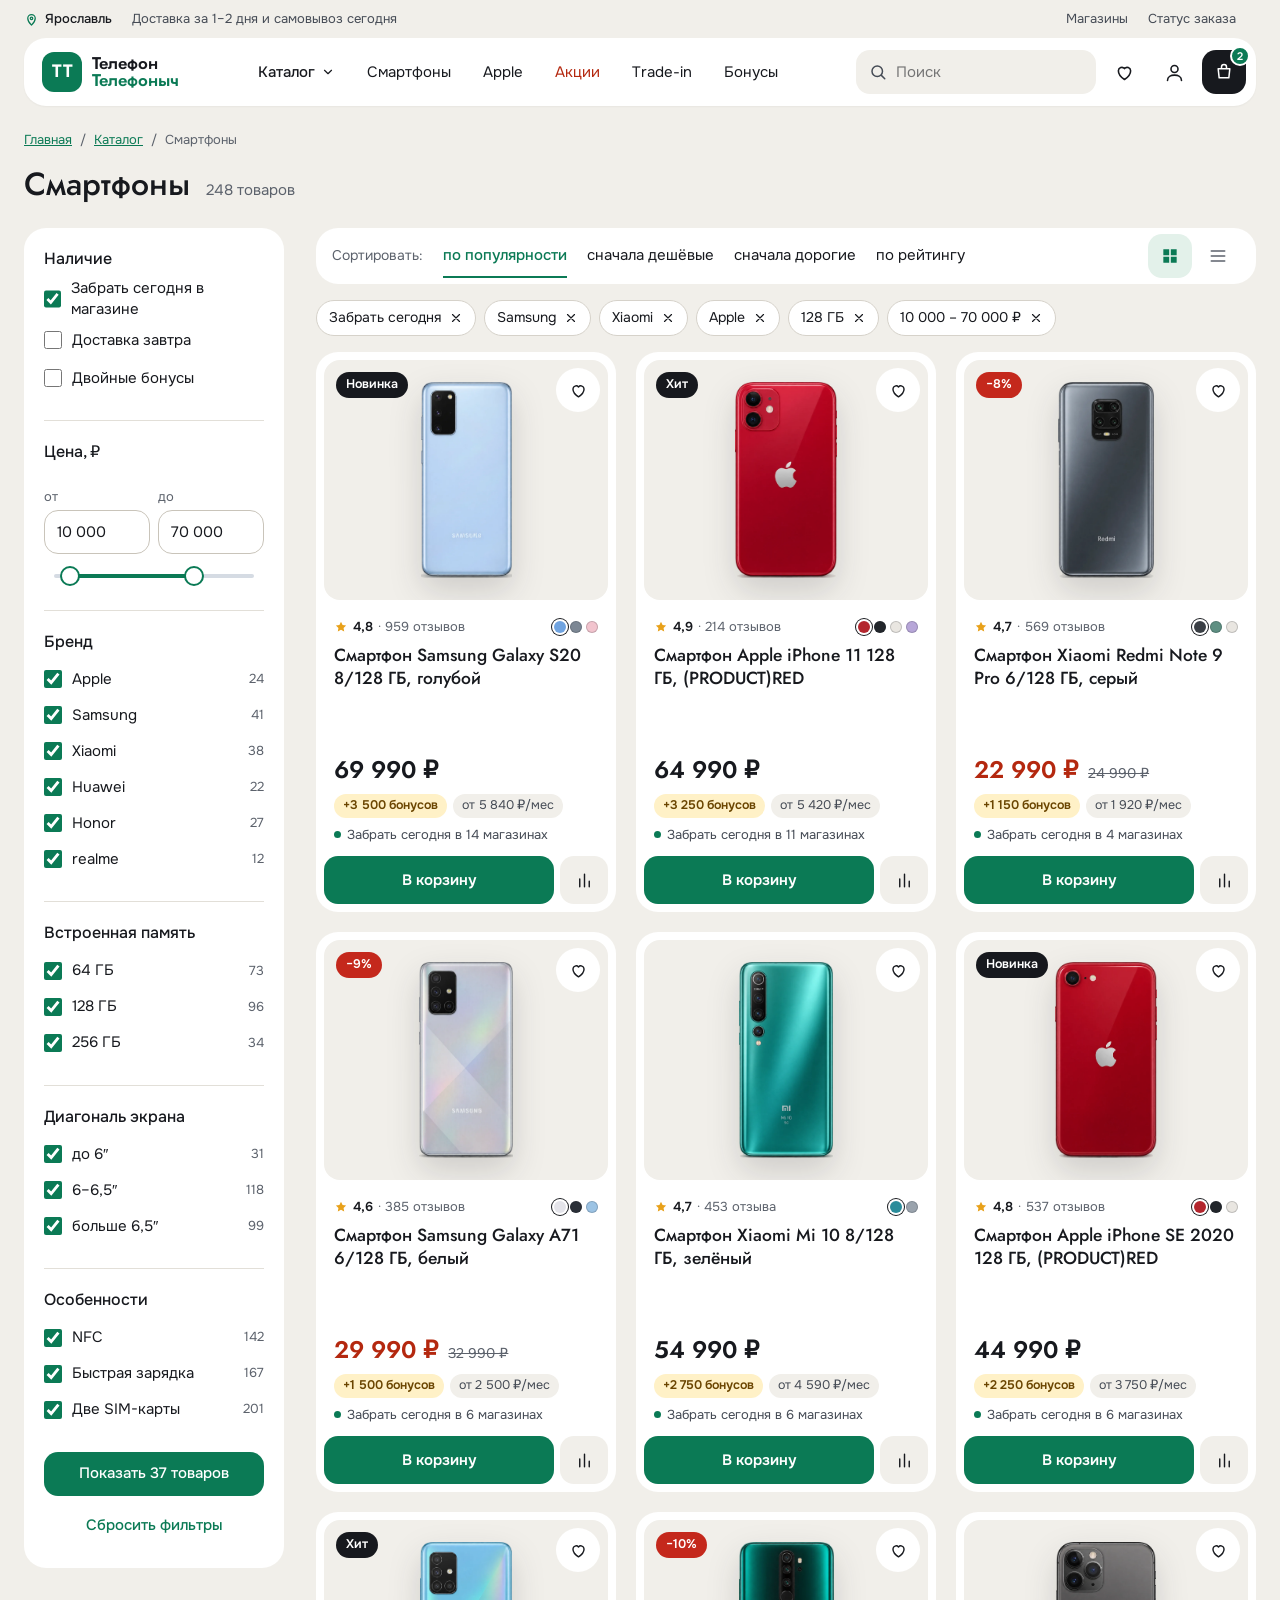
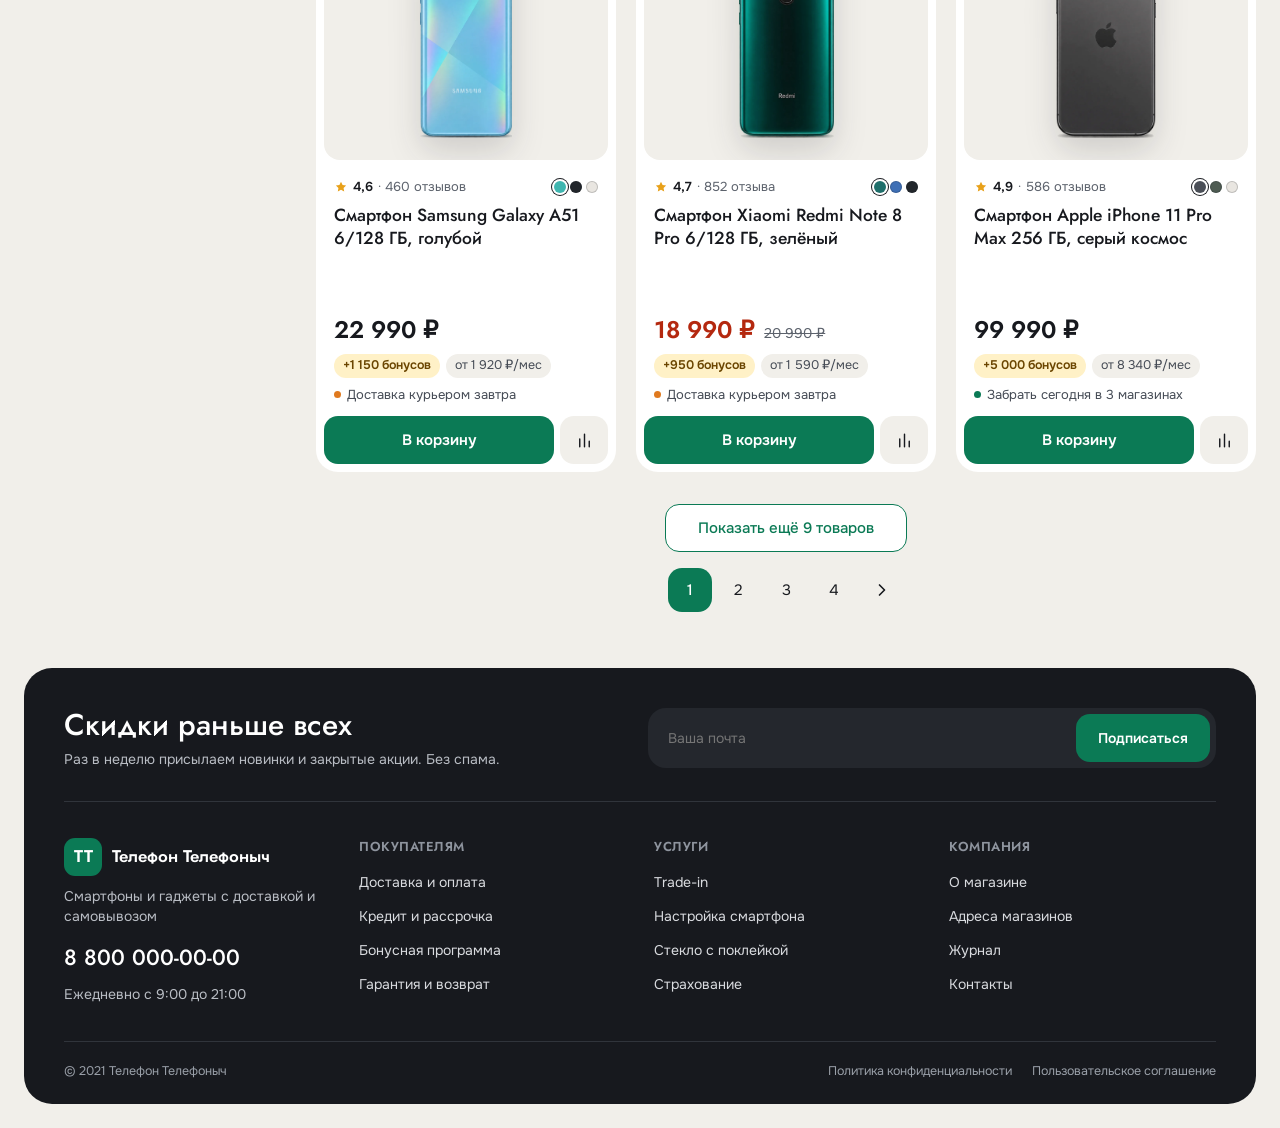
<file: shop/catalog.html>
<!DOCTYPE html>
<html lang="ru">
<head>
<meta charset="UTF-8">
<meta name="viewport" content="width=1280">
<title>Каталог смартфонов — Телефон Телефоныч</title>
<meta name="description" content="Учебный интернет-магазин смартфонов «Телефон Телефоныч»: главная, каталог и карточка товара.">
<link rel="preload" href="../assets/fonts/shop/onest-cyrillic.woff2" as="font" type="font/woff2" crossorigin>
<link rel="preload" href="../assets/fonts/shop/jost-cyrillic.woff2" as="font" type="font/woff2" crossorigin>
<style>
@font-face{font-family:'Jost';font-style:normal;font-weight:500 600;font-display:swap;src:url("../assets/fonts/shop/jost-cyrillic.woff2") format("woff2");unicode-range:U+0301, U+0400-045F, U+0490-0491, U+04B0-04B1, U+2116}
@font-face{font-family:'Jost';font-style:normal;font-weight:500 600;font-display:swap;src:url("../assets/fonts/shop/jost-latin.woff2") format("woff2");unicode-range:U+0000-00FF, U+0131, U+0152-0153, U+02BB-02BC, U+02C6, U+02DA, U+02DC, U+0304, U+0308, U+0329, U+2000-206F, U+20AC, U+2122, U+2191, U+2193, U+2212, U+2215, U+FEFF, U+FFFD}
@font-face{font-family:'Onest';font-style:normal;font-weight:400 600;font-display:swap;src:url("../assets/fonts/shop/onest-cyrillic.woff2") format("woff2");unicode-range:U+0301, U+0400-045F, U+0490-0491, U+04B0-04B1, U+2116}
@font-face{font-family:'Onest';font-style:normal;font-weight:400 600;font-display:swap;src:url("../assets/fonts/shop/onest-latin.woff2") format("woff2");unicode-range:U+0000-00FF, U+0131, U+0152-0153, U+02BB-02BC, U+02C6, U+02DA, U+02DC, U+0304, U+0308, U+0329, U+2000-206F, U+20AC, U+2122, U+2191, U+2193, U+2212, U+2215, U+FEFF, U+FFFD}

body{margin:0}
h1,h2,h3{font-family:'Jost',Arial,sans-serif;font-weight:500}
a{color:#0B7A55}a:hover{color:#075E41}


body{margin:0}


</style>
</head>
<body>
<div id="app">

<div style="font-family: 'Onest', Arial, sans-serif; color: #17191E; background: #F1EFEA; font-size: 15px; line-height: 1.4">


<header style="font-family: 'Onest', Arial, sans-serif; color: #17191E; background: #F1EFEA; font-size: 15px; line-height: 1.4">
<div style="max-width: 1280px; margin: 0 auto; padding: 0 24px; box-sizing: border-box; min-height: 38px; display: flex; flex-wrap: wrap; align-items: center; justify-content: space-between; gap: 0 24px; font-size: 13px; color: #454B55">
<div style="display: flex; flex-wrap: wrap; align-items: center; gap: 0 20px">
<button type="button" style="display: inline-flex; align-items: center; gap: 6px; min-height: 38px; padding: 0; border: 0; background: transparent; font: inherit; font-weight: 500; color: #17191E; cursor: pointer"><svg aria-hidden="true" width="15" height="15" viewBox="0 0 24 24" fill="none" stroke="#0B7A55" stroke-width="2" stroke-linecap="round" stroke-linejoin="round"><path d="M12 21s-6-5.5-6-11a6 6 0 0 1 12 0c0 5.5-6 11-6 11zM12 12a2 2 0 1 0 0-4 2 2 0 0 0 0 4z"></path></svg><span>Ярославль</span></button>
<span>Доставка за 1–2 дня и самовывоз сегодня</span>
</div>
<div style="display: flex; flex-wrap: wrap; align-items: center; gap: 0 20px"><a href="#" style="display: inline-flex; align-items: center; min-height: 38px; color: rgb(69, 75, 85); text-decoration: none">Магазины</a><a href="#" style="display: inline-flex; align-items: center; min-height: 38px; color: rgb(69, 75, 85); text-decoration: none">Статус заказа</a><span style="font-weight: 600; color: rgb(23, 25, 30)"><br><br></span></div>
</div>
<div style="max-width: 1280px; margin: 0 auto; padding: 0 24px 10px; box-sizing: border-box">
<div style="background: #FFFFFF; border-radius: 22px; padding: 10px 10px 10px 18px; display: flex; flex-wrap: wrap; align-items: center; gap: 12px 24px; box-shadow: 0 1px 2px rgba(23,25,30,0.04)">
<a href="index.html" aria-label="Телефон Телефоныч — на главную" style="display: flex; align-items: center; gap: 10px; min-height: 48px; text-decoration: none; color: #17191E">
<span aria-hidden="true" style="width: 40px; height: 40px; border-radius: 12px; background: #0B7A55; color: #FFFFFF; font-family: 'Jost', sans-serif; font-weight: 600; font-size: 18px; letter-spacing: -0.5px; display: flex; align-items: center; justify-content: center">ТТ</span>
<span style="display: flex; flex-direction: column; line-height: 1.02; font-family: 'Jost', sans-serif; font-weight: 600; font-size: 17px"><span>Телефон</span><span style="color: #0B7A55">Телефоныч</span></span>
</a>
<nav aria-label="Разделы" style="flex: 1 1 auto; display: flex; flex-wrap: wrap; justify-content: center; gap: 0 4px; font-size: 15px">
<a href="catalog.html" style="display: inline-flex; align-items: center; gap: 6px; min-height: 44px; padding: 0 14px; border-radius: 12px; color: #17191E; text-decoration: none; font-weight: 500">Каталог<svg aria-hidden="true" width="14" height="14" viewBox="0 0 24 24" fill="none" stroke="currentColor" stroke-width="2" stroke-linecap="round" stroke-linejoin="round"><path d="M6 9l6 6 6-6"></path></svg></a>
<a href="catalog.html" style="display: inline-flex; align-items: center; min-height: 44px; padding: 0 14px; border-radius: 12px; color: #17191E; text-decoration: none">Смартфоны</a>
<a href="#" style="display: inline-flex; align-items: center; min-height: 44px; padding: 0 14px; border-radius: 12px; color: #17191E; text-decoration: none">Apple</a>
<a href="#" style="display: inline-flex; align-items: center; min-height: 44px; padding: 0 14px; border-radius: 12px; color: #B4280F; text-decoration: none">Акции</a>
<a href="#" style="display: inline-flex; align-items: center; min-height: 44px; padding: 0 14px; border-radius: 12px; color: #17191E; text-decoration: none">Trade-in</a>
<a href="#" style="display: inline-flex; align-items: center; min-height: 44px; padding: 0 14px; border-radius: 12px; color: #17191E; text-decoration: none">Бонусы</a>
</nav>
<div style="display: flex; align-items: center; gap: 6px">
<form role="search" style="position: relative; width: 240px; max-width: 100%">
<label for="hdr-search" style="position: absolute; width: 1px; height: 1px; overflow: hidden; clip: rect(0 0 0 0)">Поиск по магазину</label>
<input id="hdr-search" type="search" placeholder="Поиск" style="box-sizing: border-box; width: 100%; height: 44px; padding: 0 14px 0 40px; border: 0; border-radius: 14px; background: #F1EFEA; font: inherit; color: #17191E">
<svg aria-hidden="true" width="18" height="18" viewBox="0 0 24 24" fill="none" stroke="#454B55" stroke-width="2" stroke-linecap="round" style="position: absolute; left: 13px; top: 13px"><path d="M11 18a7 7 0 1 0 0-14 7 7 0 0 0 0 14zM16.5 16.5L21 21"></path></svg>
</form>
<a href="#" aria-label="Избранное" style="width: 44px; height: 44px; border-radius: 14px; display: flex; align-items: center; justify-content: center; color: #17191E"><svg aria-hidden="true" width="21" height="21" viewBox="0 0 24 24" fill="none" stroke="currentColor" stroke-width="1.8" stroke-linecap="round" stroke-linejoin="round"><path d="M12 20s-7-4.5-7-10a4 4 0 0 1 7-2.5A4 4 0 0 1 19 10c0 5.5-7 10-7 10z"></path></svg></a>
<a href="#" aria-label="Войти" style="width: 44px; height: 44px; border-radius: 14px; display: flex; align-items: center; justify-content: center; color: #17191E"><svg aria-hidden="true" width="21" height="21" viewBox="0 0 24 24" fill="none" stroke="currentColor" stroke-width="1.8" stroke-linecap="round" stroke-linejoin="round"><path d="M12 12a4 4 0 1 0 0-8 4 4 0 0 0 0 8zM4 21c0-4 4-6 8-6s8 2 8 6"></path></svg></a>
<a href="#" aria-label="Корзина, 2 товара" style="position: relative; width: 44px; height: 44px; border-radius: 14px; background: #17191E; display: flex; align-items: center; justify-content: center; color: #FFFFFF"><svg aria-hidden="true" width="20" height="20" viewBox="0 0 24 24" fill="none" stroke="currentColor" stroke-width="1.8" stroke-linecap="round" stroke-linejoin="round"><path d="M5 8h14l-1.2 11H6.2zM9 8V6a3 3 0 0 1 6 0v2"></path></svg><span aria-hidden="true" style="position: absolute; top: -4px; right: -4px; min-width: 20px; height: 20px; box-sizing: border-box; padding: 0 5px; border-radius: 10px; background: #0B7A55; border: 2px solid #FFFFFF; color: #FFFFFF; font-size: 11px; font-weight: 600; line-height: 16px; text-align: center">2</span></a>
</div>
</div>
</div>
</header>

<main style="max-width: 1280px; margin: 0 auto; padding: 0 24px; box-sizing: border-box">
<nav aria-label="Хлебные крошки" style="display: flex; flex-wrap: wrap; align-items: center; gap: 8px; min-height: 48px; font-size: 13px; color: #5C626C">
<a href="index.html">Главная</a><span aria-hidden="true">/</span><a href="#">Каталог</a><span aria-hidden="true">/</span><span>Смартфоны</span>
</nav>
<div style="display: flex; flex-wrap: wrap; align-items: baseline; gap: 4px 16px; margin-bottom: 24px">
<h1 style="margin: 0; font-size: 32px; line-height: 40px; font-weight: 500">Смартфоны</h1>
<span style="color: #5C626C">248 товаров</span>
</div>
<div style="display: flex; flex-wrap: wrap; align-items: flex-start; gap: 32px">

<aside aria-label="Фильтры" style="flex: 1 1 260px; max-width: 100%; box-sizing: border-box; background: #FFFFFF; border-radius: 22px; padding: 20px; display: flex; flex-direction: column; gap: 24px">
<fieldset style="margin: 0; padding: 0; border: 0; display: flex; flex-direction: column; gap: 2px">
<legend style="float: left; width: 100%; padding: 0; margin-bottom: 6px; font-weight: 500; font-size: 16px">Наличие</legend>
<label style="display: flex; align-items: center; gap: 10px; min-height: 36px; cursor: pointer"><input type="checkbox" checked="true" readonly="true" style="width: 18px; height: 18px; margin: 0; accent-color: #0B7A55"><span>Забрать сегодня в магазине</span></label>
<label style="display: flex; align-items: center; gap: 10px; min-height: 36px; cursor: pointer"><input type="checkbox" readonly="true" style="width: 18px; height: 18px; margin: 0; accent-color: #0B7A55"><span>Доставка завтра</span></label>
<label style="display: flex; align-items: center; gap: 10px; min-height: 36px; cursor: pointer"><input type="checkbox" readonly="true" style="width: 18px; height: 18px; margin: 0; accent-color: #0B7A55"><span>Двойные бонусы</span></label>
</fieldset>
<fieldset style="margin: 0; padding: 20px 0 0; border: 0; border-top: 1px solid #E2DFD8; display: flex; flex-direction: column; gap: 12px">
<legend style="float: left; width: 100%; padding: 0; margin-bottom: 12px; font-weight: 500; font-size: 16px">Цена, ₽</legend>
<div style="display: flex; gap: 8px">
<div style="flex: 1 1 0; min-width: 0; display: flex; flex-direction: column; gap: 4px">
<label for="f-min" style="font-size: 13px; color: #5C626C">от</label>
<input id="f-min" type="text" inputmode="numeric" value="10 000" style="box-sizing: border-box; width: 100%; height: 44px; padding: 0 12px; border: 1px solid #C9C4BA; border-radius: 14px; font: inherit; color: #17191E">
</div>
<div style="flex: 1 1 0; min-width: 0; display: flex; flex-direction: column; gap: 4px">
<label for="f-max" style="font-size: 13px; color: #5C626C">до</label>
<input id="f-max" type="text" inputmode="numeric" value="70 000" style="box-sizing: border-box; width: 100%; height: 44px; padding: 0 12px; border: 1px solid #C9C4BA; border-radius: 14px; font: inherit; color: #17191E">
</div>
</div>
<div aria-hidden="true" style="position: relative; height: 20px; margin: 0 10px">
<div style="position: absolute; top: 8px; left: 0; right: 0; height: 4px; border-radius: 2px; background: #D5DBE3"></div>
<div style="position: absolute; top: 8px; left: 8%; right: 30%; height: 4px; background: #0B7A55"></div>
<div style="position: absolute; top: 0; left: 8%; margin-left: -10px; width: 20px; height: 20px; box-sizing: border-box; border-radius: 50%; background: #FFFFFF; border: 2px solid #0B7A55"></div>
<div style="position: absolute; top: 0; right: 30%; margin-right: -10px; width: 20px; height: 20px; box-sizing: border-box; border-radius: 50%; background: #FFFFFF; border: 2px solid #0B7A55"></div>
</div>
</fieldset>

<fieldset style="margin: 0; padding: 20px 0 0; border: 0; border-top: 1px solid #E2DFD8; display: flex; flex-direction: column">
<legend style="float: left; width: 100%; padding: 0; margin-bottom: 8px; font-weight: 500; font-size: 16px">Бренд</legend>

<label style="display: flex; align-items: center; gap: 10px; min-height: 36px; cursor: pointer">
<input type="checkbox" checked="true" readonly="true" style="width: 18px; height: 18px; margin: 0; accent-color: #0B7A55">
<span style="flex: 1 1 auto">Apple</span>
<span style="font-size: 13px; color: #5C626C">24</span>
</label>

<label style="display: flex; align-items: center; gap: 10px; min-height: 36px; cursor: pointer">
<input type="checkbox" checked="true" readonly="true" style="width: 18px; height: 18px; margin: 0; accent-color: #0B7A55">
<span style="flex: 1 1 auto">Samsung</span>
<span style="font-size: 13px; color: #5C626C">41</span>
</label>

<label style="display: flex; align-items: center; gap: 10px; min-height: 36px; cursor: pointer">
<input type="checkbox" checked="true" readonly="true" style="width: 18px; height: 18px; margin: 0; accent-color: #0B7A55">
<span style="flex: 1 1 auto">Xiaomi</span>
<span style="font-size: 13px; color: #5C626C">38</span>
</label>

<label style="display: flex; align-items: center; gap: 10px; min-height: 36px; cursor: pointer">
<input type="checkbox" checked="false" readonly="true" style="width: 18px; height: 18px; margin: 0; accent-color: #0B7A55">
<span style="flex: 1 1 auto">Huawei</span>
<span style="font-size: 13px; color: #5C626C">22</span>
</label>

<label style="display: flex; align-items: center; gap: 10px; min-height: 36px; cursor: pointer">
<input type="checkbox" checked="false" readonly="true" style="width: 18px; height: 18px; margin: 0; accent-color: #0B7A55">
<span style="flex: 1 1 auto">Honor</span>
<span style="font-size: 13px; color: #5C626C">27</span>
</label>

<label style="display: flex; align-items: center; gap: 10px; min-height: 36px; cursor: pointer">
<input type="checkbox" checked="false" readonly="true" style="width: 18px; height: 18px; margin: 0; accent-color: #0B7A55">
<span style="flex: 1 1 auto">realme</span>
<span style="font-size: 13px; color: #5C626C">12</span>
</label>

</fieldset>

<fieldset style="margin: 0; padding: 20px 0 0; border: 0; border-top: 1px solid #E2DFD8; display: flex; flex-direction: column">
<legend style="float: left; width: 100%; padding: 0; margin-bottom: 8px; font-weight: 500; font-size: 16px">Встроенная память</legend>

<label style="display: flex; align-items: center; gap: 10px; min-height: 36px; cursor: pointer">
<input type="checkbox" checked="false" readonly="true" style="width: 18px; height: 18px; margin: 0; accent-color: #0B7A55">
<span style="flex: 1 1 auto">64 ГБ</span>
<span style="font-size: 13px; color: #5C626C">73</span>
</label>

<label style="display: flex; align-items: center; gap: 10px; min-height: 36px; cursor: pointer">
<input type="checkbox" checked="true" readonly="true" style="width: 18px; height: 18px; margin: 0; accent-color: #0B7A55">
<span style="flex: 1 1 auto">128 ГБ</span>
<span style="font-size: 13px; color: #5C626C">96</span>
</label>

<label style="display: flex; align-items: center; gap: 10px; min-height: 36px; cursor: pointer">
<input type="checkbox" checked="false" readonly="true" style="width: 18px; height: 18px; margin: 0; accent-color: #0B7A55">
<span style="flex: 1 1 auto">256 ГБ</span>
<span style="font-size: 13px; color: #5C626C">34</span>
</label>

</fieldset>

<fieldset style="margin: 0; padding: 20px 0 0; border: 0; border-top: 1px solid #E2DFD8; display: flex; flex-direction: column">
<legend style="float: left; width: 100%; padding: 0; margin-bottom: 8px; font-weight: 500; font-size: 16px">Диагональ экрана</legend>

<label style="display: flex; align-items: center; gap: 10px; min-height: 36px; cursor: pointer">
<input type="checkbox" checked="false" readonly="true" style="width: 18px; height: 18px; margin: 0; accent-color: #0B7A55">
<span style="flex: 1 1 auto">до 6″</span>
<span style="font-size: 13px; color: #5C626C">31</span>
</label>

<label style="display: flex; align-items: center; gap: 10px; min-height: 36px; cursor: pointer">
<input type="checkbox" checked="false" readonly="true" style="width: 18px; height: 18px; margin: 0; accent-color: #0B7A55">
<span style="flex: 1 1 auto">6–6,5″</span>
<span style="font-size: 13px; color: #5C626C">118</span>
</label>

<label style="display: flex; align-items: center; gap: 10px; min-height: 36px; cursor: pointer">
<input type="checkbox" checked="false" readonly="true" style="width: 18px; height: 18px; margin: 0; accent-color: #0B7A55">
<span style="flex: 1 1 auto">больше 6,5″</span>
<span style="font-size: 13px; color: #5C626C">99</span>
</label>

</fieldset>

<fieldset style="margin: 0; padding: 20px 0 0; border: 0; border-top: 1px solid #E2DFD8; display: flex; flex-direction: column">
<legend style="float: left; width: 100%; padding: 0; margin-bottom: 8px; font-weight: 500; font-size: 16px">Особенности</legend>

<label style="display: flex; align-items: center; gap: 10px; min-height: 36px; cursor: pointer">
<input type="checkbox" checked="false" readonly="true" style="width: 18px; height: 18px; margin: 0; accent-color: #0B7A55">
<span style="flex: 1 1 auto">NFC</span>
<span style="font-size: 13px; color: #5C626C">142</span>
</label>

<label style="display: flex; align-items: center; gap: 10px; min-height: 36px; cursor: pointer">
<input type="checkbox" checked="false" readonly="true" style="width: 18px; height: 18px; margin: 0; accent-color: #0B7A55">
<span style="flex: 1 1 auto">Быстрая зарядка</span>
<span style="font-size: 13px; color: #5C626C">167</span>
</label>

<label style="display: flex; align-items: center; gap: 10px; min-height: 36px; cursor: pointer">
<input type="checkbox" checked="false" readonly="true" style="width: 18px; height: 18px; margin: 0; accent-color: #0B7A55">
<span style="flex: 1 1 auto">Две SIM-карты</span>
<span style="font-size: 13px; color: #5C626C">201</span>
</label>

</fieldset>

<div style="display: flex; flex-direction: column; gap: 8px">
<button type="button" style="height: 44px; border: 0; border-radius: 14px; background: #0B7A55; color: #FFFFFF; font: inherit; font-weight: 500; cursor: pointer">Показать 37 товаров</button>
<button type="button" style="height: 44px; border: 0; border-radius: 14px; background: transparent; color: #0B7A55; font: inherit; font-weight: 500; cursor: pointer">Сбросить фильтры</button>
</div>
</aside>

<div style="flex: 999 1 560px; min-width: 0">
<div style="background: #FFFFFF; border-radius: 22px; padding: 6px 16px; display: flex; flex-wrap: wrap; align-items: center; justify-content: space-between; gap: 4px 16px">
<div style="display: flex; flex-wrap: wrap; align-items: center; gap: 0 20px">
<span style="color: #5C626C; font-size: 14px">Сортировать:</span>
<button type="button" aria-pressed="true" style="min-height: 44px; padding: 0; border: 0; border-bottom: 2px solid #0B7A55; background: transparent; color: #0B7A55; font: inherit; font-weight: 500; cursor: pointer">по популярности</button>
<button type="button" aria-pressed="false" style="min-height: 44px; padding: 0; border: 0; border-bottom: 2px solid transparent; background: transparent; color: #17191E; font: inherit; cursor: pointer">сначала дешёвые</button>
<button type="button" aria-pressed="false" style="min-height: 44px; padding: 0; border: 0; border-bottom: 2px solid transparent; background: transparent; color: #17191E; font: inherit; cursor: pointer">сначала дорогие</button>
<button type="button" aria-pressed="false" style="min-height: 44px; padding: 0; border: 0; border-bottom: 2px solid transparent; background: transparent; color: #17191E; font: inherit; cursor: pointer">по рейтингу</button>
</div>
<div style="display: flex; gap: 4px">
<button type="button" aria-label="Показать плиткой" aria-pressed="true" style="width: 44px; height: 44px; border: 0; border-radius: 14px; background: #E3F1EA; color: #0B7A55; display: flex; align-items: center; justify-content: center; cursor: pointer"><svg aria-hidden="true" width="20" height="20" viewBox="0 0 24 24" fill="currentColor"><path d="M4 4h7v7H4zM13 4h7v7h-7zM4 13h7v7H4zM13 13h7v7h-7z"></path></svg></button>
<button type="button" aria-label="Показать списком" aria-pressed="false" style="width: 44px; height: 44px; border: 0; border-radius: 14px; background: transparent; color: #5C626C; display: flex; align-items: center; justify-content: center; cursor: pointer"><svg aria-hidden="true" width="20" height="20" viewBox="0 0 24 24" fill="none" stroke="currentColor" stroke-width="2" stroke-linecap="round"><path d="M4 6h16M4 12h16M4 18h16"></path></svg></button>
</div>
</div>
<div style="display: flex; flex-wrap: wrap; align-items: center; gap: 8px; margin: 16px 0">

<button type="button" style="display: inline-flex; align-items: center; gap: 8px; min-height: 36px; padding: 0 12px; border: 1px solid #D6D2CA; border-radius: 18px; background: #FFFFFF; color: #17191E; font: inherit; font-size: 14px; cursor: pointer"><span>Забрать сегодня</span><svg aria-hidden="true" width="14" height="14" viewBox="0 0 24 24" fill="none" stroke="currentColor" stroke-width="2" stroke-linecap="round"><path d="M6 6l12 12M18 6L6 18"></path></svg></button>

<button type="button" style="display: inline-flex; align-items: center; gap: 8px; min-height: 36px; padding: 0 12px; border: 1px solid #D6D2CA; border-radius: 18px; background: #FFFFFF; color: #17191E; font: inherit; font-size: 14px; cursor: pointer"><span>Samsung</span><svg aria-hidden="true" width="14" height="14" viewBox="0 0 24 24" fill="none" stroke="currentColor" stroke-width="2" stroke-linecap="round"><path d="M6 6l12 12M18 6L6 18"></path></svg></button>

<button type="button" style="display: inline-flex; align-items: center; gap: 8px; min-height: 36px; padding: 0 12px; border: 1px solid #D6D2CA; border-radius: 18px; background: #FFFFFF; color: #17191E; font: inherit; font-size: 14px; cursor: pointer"><span>Xiaomi</span><svg aria-hidden="true" width="14" height="14" viewBox="0 0 24 24" fill="none" stroke="currentColor" stroke-width="2" stroke-linecap="round"><path d="M6 6l12 12M18 6L6 18"></path></svg></button>

<button type="button" style="display: inline-flex; align-items: center; gap: 8px; min-height: 36px; padding: 0 12px; border: 1px solid #D6D2CA; border-radius: 18px; background: #FFFFFF; color: #17191E; font: inherit; font-size: 14px; cursor: pointer"><span>Apple</span><svg aria-hidden="true" width="14" height="14" viewBox="0 0 24 24" fill="none" stroke="currentColor" stroke-width="2" stroke-linecap="round"><path d="M6 6l12 12M18 6L6 18"></path></svg></button>

<button type="button" style="display: inline-flex; align-items: center; gap: 8px; min-height: 36px; padding: 0 12px; border: 1px solid #D6D2CA; border-radius: 18px; background: #FFFFFF; color: #17191E; font: inherit; font-size: 14px; cursor: pointer"><span>128 ГБ</span><svg aria-hidden="true" width="14" height="14" viewBox="0 0 24 24" fill="none" stroke="currentColor" stroke-width="2" stroke-linecap="round"><path d="M6 6l12 12M18 6L6 18"></path></svg></button>

<button type="button" style="display: inline-flex; align-items: center; gap: 8px; min-height: 36px; padding: 0 12px; border: 1px solid #D6D2CA; border-radius: 18px; background: #FFFFFF; color: #17191E; font: inherit; font-size: 14px; cursor: pointer"><span>10 000 – 70 000 ₽</span><svg aria-hidden="true" width="14" height="14" viewBox="0 0 24 24" fill="none" stroke="currentColor" stroke-width="2" stroke-linecap="round"><path d="M6 6l12 12M18 6L6 18"></path></svg></button>

</div>
<div style="display: grid; grid-template-columns: repeat(auto-fit, minmax(min(280px, 100%), 1fr)); gap: 20px">

<div style="min-width: 0">

<article style="font-family: 'Onest', Arial, sans-serif; color: #17191E; font-size: 15px; line-height: 1.4; box-sizing: border-box; width: 100%; min-height: 560px; background: #FFFFFF; border-radius: 22px; padding: 8px; display: flex; flex-direction: column; gap: 6px">
<div style="position: relative; height: 240px; border-radius: 16px; background: #F1EFEA; display: flex; align-items: center; justify-content: center; overflow: hidden">

<span style="position: absolute; top: 12px; left: 12px; padding: 4px 10px; border-radius: 999px; background: #17191E; color: #FFFFFF; font-size: 12.5px; font-weight: 600">Новинка</span>

<button type="button" aria-label="Добавить в избранное" style="position: absolute; top: 8px; right: 8px; width: 44px; height: 44px; border: 0; border-radius: 50%; background: #FFFFFF; color: #17191E; display: flex; align-items: center; justify-content: center; cursor: pointer"><svg aria-hidden="true" width="19" height="19" viewBox="0 0 24 24" fill="none" stroke="currentColor" stroke-width="1.8" stroke-linecap="round" stroke-linejoin="round"><path d="M12 20s-7-4.5-7-10a4 4 0 0 1 7-2.5A4 4 0 0 1 19 10c0 5.5-7 10-7 10z"></path></svg></button>
<img src="../assets/shop/img/s20.webp" alt="Смартфон Samsung Galaxy S20 8/128 ГБ, голубой" style="display: block; max-width: 82%; height: 196px; object-fit: contain; filter: drop-shadow(0 14px 16px rgba(23,25,30,0.16))">

</div>
<div style="flex: 1 1 auto; padding: 12px 10px 6px; display: flex; flex-direction: column; gap: 8px">
<div style="display: flex; align-items: center; justify-content: space-between; gap: 8px; font-size: 13px; color: #5C626C">
<span style="display: inline-flex; align-items: center; gap: 5px"><svg aria-hidden="true" width="14" height="14" viewBox="0 0 24 24" fill="#E8A11A"><path d="M12 3l2.7 5.6 6.1.8-4.4 4.3 1.1 6.1-5.5-2.9-5.5 2.9 1.1-6.1-4.4-4.3 6.1-.8z"></path></svg><span style="color: #17191E; font-weight: 600">4,8</span><span>· 959 отзывов</span></span>
<span role="img" aria-label="Цветов: 3" style="display: inline-flex; gap: 4px">
<span style="width: 12px; height: 12px; box-sizing: border-box; border-radius: 50%; background: #6FA3E0; box-shadow: 0 0 0 2px #FFFFFF, 0 0 0 3px #17191E"></span><span style="width: 12px; height: 12px; box-sizing: border-box; border-radius: 50%; background: #7C8794; box-shadow: inset 0 0 0 1px rgba(23,25,30,0.2)"></span><span style="width: 12px; height: 12px; box-sizing: border-box; border-radius: 50%; background: #F2C4CE; box-shadow: inset 0 0 0 1px rgba(23,25,30,0.2)"></span>
</span>
</div>
<a href="product.html" style="min-height: 46px; font-family: 'Jost', sans-serif; font-weight: 500; font-size: 17.5px; line-height: 23px; color: #17191E; text-decoration: none">Смартфон Samsung Galaxy S20 8/128 ГБ, голубой</a>
<div style="margin-top: auto; display: flex; align-items: baseline; flex-wrap: wrap; gap: 2px 10px">
<span style="font-family: 'Jost', sans-serif; font-size: 24px; font-weight: 600; color: #17191E">69 990 ₽</span>

</div>
<div style="display: flex; flex-wrap: wrap; align-items: center; gap: 6px; font-size: 12.5px">
<span style="padding: 3px 9px; border-radius: 999px; background: #FFF1C7; color: #6B4500; font-weight: 600">+3 500 бонусов</span>
<span style="padding: 3px 9px; border-radius: 999px; background: #F1EFEA; color: #454B55">от 5 840 ₽/мес</span>
</div>
<div style="display: flex; align-items: center; gap: 6px; font-size: 13px; color: #454B55">
<span aria-hidden="true" style="width: 7px; height: 7px; border-radius: 50%; background: #0B7A55"></span><span>Забрать сегодня в 14 магазинах</span>
</div>
</div>
<div style="display: flex; gap: 6px">
<button type="button" style="flex: 1 1 auto; height: 48px; border: 0; border-radius: 14px; background: #0B7A55; color: #FFFFFF; font: inherit; font-weight: 600; cursor: pointer">В корзину</button>
<button type="button" aria-label="Добавить к сравнению" style="flex: none; width: 48px; height: 48px; border: 0; border-radius: 14px; background: #F1EFEA; color: #17191E; display: flex; align-items: center; justify-content: center; cursor: pointer"><svg aria-hidden="true" width="19" height="19" viewBox="0 0 24 24" fill="none" stroke="currentColor" stroke-width="1.8" stroke-linecap="round"><path d="M6 20V10M12 20V4M18 20v-7"></path></svg></button>
</div>
</article>
</div>

<div style="min-width: 0">

<article style="font-family: 'Onest', Arial, sans-serif; color: #17191E; font-size: 15px; line-height: 1.4; box-sizing: border-box; width: 100%; min-height: 560px; background: #FFFFFF; border-radius: 22px; padding: 8px; display: flex; flex-direction: column; gap: 6px">
<div style="position: relative; height: 240px; border-radius: 16px; background: #F1EFEA; display: flex; align-items: center; justify-content: center; overflow: hidden">

<span style="position: absolute; top: 12px; left: 12px; padding: 4px 10px; border-radius: 999px; background: #17191E; color: #FFFFFF; font-size: 12.5px; font-weight: 600">Хит</span>

<button type="button" aria-label="Добавить в избранное" style="position: absolute; top: 8px; right: 8px; width: 44px; height: 44px; border: 0; border-radius: 50%; background: #FFFFFF; color: #17191E; display: flex; align-items: center; justify-content: center; cursor: pointer"><svg aria-hidden="true" width="19" height="19" viewBox="0 0 24 24" fill="none" stroke="currentColor" stroke-width="1.8" stroke-linecap="round" stroke-linejoin="round"><path d="M12 20s-7-4.5-7-10a4 4 0 0 1 7-2.5A4 4 0 0 1 19 10c0 5.5-7 10-7 10z"></path></svg></button>
<img src="../assets/shop/img/i11.webp" alt="Смартфон Apple iPhone 11 128 ГБ, (PRODUCT)RED" style="display: block; max-width: 82%; height: 196px; object-fit: contain; filter: drop-shadow(0 14px 16px rgba(23,25,30,0.16))">

</div>
<div style="flex: 1 1 auto; padding: 12px 10px 6px; display: flex; flex-direction: column; gap: 8px">
<div style="display: flex; align-items: center; justify-content: space-between; gap: 8px; font-size: 13px; color: #5C626C">
<span style="display: inline-flex; align-items: center; gap: 5px"><svg aria-hidden="true" width="14" height="14" viewBox="0 0 24 24" fill="#E8A11A"><path d="M12 3l2.7 5.6 6.1.8-4.4 4.3 1.1 6.1-5.5-2.9-5.5 2.9 1.1-6.1-4.4-4.3 6.1-.8z"></path></svg><span style="color: #17191E; font-weight: 600">4,9</span><span>· 214 отзывов</span></span>
<span role="img" aria-label="Цветов: 4" style="display: inline-flex; gap: 4px">
<span style="width: 12px; height: 12px; box-sizing: border-box; border-radius: 50%; background: #B3262E; box-shadow: 0 0 0 2px #FFFFFF, 0 0 0 3px #17191E"></span><span style="width: 12px; height: 12px; box-sizing: border-box; border-radius: 50%; background: #22262B; box-shadow: inset 0 0 0 1px rgba(23,25,30,0.2)"></span><span style="width: 12px; height: 12px; box-sizing: border-box; border-radius: 50%; background: #E9E6E1; box-shadow: inset 0 0 0 1px rgba(23,25,30,0.2)"></span><span style="width: 12px; height: 12px; box-sizing: border-box; border-radius: 50%; background: #B7A6D8; box-shadow: inset 0 0 0 1px rgba(23,25,30,0.2)"></span>
</span>
</div>
<a href="product.html" style="min-height: 46px; font-family: 'Jost', sans-serif; font-weight: 500; font-size: 17.5px; line-height: 23px; color: #17191E; text-decoration: none">Смартфон Apple iPhone 11 128 ГБ, (PRODUCT)RED</a>
<div style="margin-top: auto; display: flex; align-items: baseline; flex-wrap: wrap; gap: 2px 10px">
<span style="font-family: 'Jost', sans-serif; font-size: 24px; font-weight: 600; color: #17191E">64 990 ₽</span>

</div>
<div style="display: flex; flex-wrap: wrap; align-items: center; gap: 6px; font-size: 12.5px">
<span style="padding: 3px 9px; border-radius: 999px; background: #FFF1C7; color: #6B4500; font-weight: 600">+3 250 бонусов</span>
<span style="padding: 3px 9px; border-radius: 999px; background: #F1EFEA; color: #454B55">от 5 420 ₽/мес</span>
</div>
<div style="display: flex; align-items: center; gap: 6px; font-size: 13px; color: #454B55">
<span aria-hidden="true" style="width: 7px; height: 7px; border-radius: 50%; background: #0B7A55"></span><span>Забрать сегодня в 11 магазинах</span>
</div>
</div>
<div style="display: flex; gap: 6px">
<button type="button" style="flex: 1 1 auto; height: 48px; border: 0; border-radius: 14px; background: #0B7A55; color: #FFFFFF; font: inherit; font-weight: 600; cursor: pointer">В корзину</button>
<button type="button" aria-label="Добавить к сравнению" style="flex: none; width: 48px; height: 48px; border: 0; border-radius: 14px; background: #F1EFEA; color: #17191E; display: flex; align-items: center; justify-content: center; cursor: pointer"><svg aria-hidden="true" width="19" height="19" viewBox="0 0 24 24" fill="none" stroke="currentColor" stroke-width="1.8" stroke-linecap="round"><path d="M6 20V10M12 20V4M18 20v-7"></path></svg></button>
</div>
</article>
</div>

<div style="min-width: 0">

<article style="font-family: 'Onest', Arial, sans-serif; color: #17191E; font-size: 15px; line-height: 1.4; box-sizing: border-box; width: 100%; min-height: 560px; background: #FFFFFF; border-radius: 22px; padding: 8px; display: flex; flex-direction: column; gap: 6px">
<div style="position: relative; height: 240px; border-radius: 16px; background: #F1EFEA; display: flex; align-items: center; justify-content: center; overflow: hidden">

<span style="position: absolute; top: 12px; left: 12px; padding: 4px 10px; border-radius: 999px; background: #C4281C; color: #FFFFFF; font-size: 12.5px; font-weight: 600">−8%</span>

<button type="button" aria-label="Добавить в избранное" style="position: absolute; top: 8px; right: 8px; width: 44px; height: 44px; border: 0; border-radius: 50%; background: #FFFFFF; color: #17191E; display: flex; align-items: center; justify-content: center; cursor: pointer"><svg aria-hidden="true" width="19" height="19" viewBox="0 0 24 24" fill="none" stroke="currentColor" stroke-width="1.8" stroke-linecap="round" stroke-linejoin="round"><path d="M12 20s-7-4.5-7-10a4 4 0 0 1 7-2.5A4 4 0 0 1 19 10c0 5.5-7 10-7 10z"></path></svg></button>
<img src="../assets/shop/img/rn9.webp" alt="Смартфон Xiaomi Redmi Note 9 Pro 6/128 ГБ, серый" style="display: block; max-width: 82%; height: 196px; object-fit: contain; filter: drop-shadow(0 14px 16px rgba(23,25,30,0.16))">

</div>
<div style="flex: 1 1 auto; padding: 12px 10px 6px; display: flex; flex-direction: column; gap: 8px">
<div style="display: flex; align-items: center; justify-content: space-between; gap: 8px; font-size: 13px; color: #5C626C">
<span style="display: inline-flex; align-items: center; gap: 5px"><svg aria-hidden="true" width="14" height="14" viewBox="0 0 24 24" fill="#E8A11A"><path d="M12 3l2.7 5.6 6.1.8-4.4 4.3 1.1 6.1-5.5-2.9-5.5 2.9 1.1-6.1-4.4-4.3 6.1-.8z"></path></svg><span style="color: #17191E; font-weight: 600">4,7</span><span>· 569 отзывов</span></span>
<span role="img" aria-label="Цветов: 3" style="display: inline-flex; gap: 4px">
<span style="width: 12px; height: 12px; box-sizing: border-box; border-radius: 50%; background: #3A3F45; box-shadow: 0 0 0 2px #FFFFFF, 0 0 0 3px #17191E"></span><span style="width: 12px; height: 12px; box-sizing: border-box; border-radius: 50%; background: #5E8F82; box-shadow: inset 0 0 0 1px rgba(23,25,30,0.2)"></span><span style="width: 12px; height: 12px; box-sizing: border-box; border-radius: 50%; background: #E9E6E1; box-shadow: inset 0 0 0 1px rgba(23,25,30,0.2)"></span>
</span>
</div>
<a href="product.html" style="min-height: 46px; font-family: 'Jost', sans-serif; font-weight: 500; font-size: 17.5px; line-height: 23px; color: #17191E; text-decoration: none">Смартфон Xiaomi Redmi Note 9 Pro 6/128 ГБ, серый</a>
<div style="margin-top: auto; display: flex; align-items: baseline; flex-wrap: wrap; gap: 2px 10px">
<span style="font-family: 'Jost', sans-serif; font-size: 24px; font-weight: 600; color: #B4280F">22 990 ₽</span>
<span style="font-size: 14px; color: #5C626C; text-decoration: line-through">24 990 ₽</span>
</div>
<div style="display: flex; flex-wrap: wrap; align-items: center; gap: 6px; font-size: 12.5px">
<span style="padding: 3px 9px; border-radius: 999px; background: #FFF1C7; color: #6B4500; font-weight: 600">+1 150 бонусов</span>
<span style="padding: 3px 9px; border-radius: 999px; background: #F1EFEA; color: #454B55">от 1 920 ₽/мес</span>
</div>
<div style="display: flex; align-items: center; gap: 6px; font-size: 13px; color: #454B55">
<span aria-hidden="true" style="width: 7px; height: 7px; border-radius: 50%; background: #0B7A55"></span><span>Забрать сегодня в 4 магазинах</span>
</div>
</div>
<div style="display: flex; gap: 6px">
<button type="button" style="flex: 1 1 auto; height: 48px; border: 0; border-radius: 14px; background: #0B7A55; color: #FFFFFF; font: inherit; font-weight: 600; cursor: pointer">В корзину</button>
<button type="button" aria-label="Добавить к сравнению" style="flex: none; width: 48px; height: 48px; border: 0; border-radius: 14px; background: #F1EFEA; color: #17191E; display: flex; align-items: center; justify-content: center; cursor: pointer"><svg aria-hidden="true" width="19" height="19" viewBox="0 0 24 24" fill="none" stroke="currentColor" stroke-width="1.8" stroke-linecap="round"><path d="M6 20V10M12 20V4M18 20v-7"></path></svg></button>
</div>
</article>
</div>

<div style="min-width: 0">

<article style="font-family: 'Onest', Arial, sans-serif; color: #17191E; font-size: 15px; line-height: 1.4; box-sizing: border-box; width: 100%; min-height: 560px; background: #FFFFFF; border-radius: 22px; padding: 8px; display: flex; flex-direction: column; gap: 6px">
<div style="position: relative; height: 240px; border-radius: 16px; background: #F1EFEA; display: flex; align-items: center; justify-content: center; overflow: hidden">

<span style="position: absolute; top: 12px; left: 12px; padding: 4px 10px; border-radius: 999px; background: #C4281C; color: #FFFFFF; font-size: 12.5px; font-weight: 600">−9%</span>

<button type="button" aria-label="Добавить в избранное" style="position: absolute; top: 8px; right: 8px; width: 44px; height: 44px; border: 0; border-radius: 50%; background: #FFFFFF; color: #17191E; display: flex; align-items: center; justify-content: center; cursor: pointer"><svg aria-hidden="true" width="19" height="19" viewBox="0 0 24 24" fill="none" stroke="currentColor" stroke-width="1.8" stroke-linecap="round" stroke-linejoin="round"><path d="M12 20s-7-4.5-7-10a4 4 0 0 1 7-2.5A4 4 0 0 1 19 10c0 5.5-7 10-7 10z"></path></svg></button>
<img src="../assets/shop/img/a71.webp" alt="Смартфон Samsung Galaxy A71 6/128 ГБ, белый" style="display: block; max-width: 82%; height: 196px; object-fit: contain; filter: drop-shadow(0 14px 16px rgba(23,25,30,0.16))">

</div>
<div style="flex: 1 1 auto; padding: 12px 10px 6px; display: flex; flex-direction: column; gap: 8px">
<div style="display: flex; align-items: center; justify-content: space-between; gap: 8px; font-size: 13px; color: #5C626C">
<span style="display: inline-flex; align-items: center; gap: 5px"><svg aria-hidden="true" width="14" height="14" viewBox="0 0 24 24" fill="#E8A11A"><path d="M12 3l2.7 5.6 6.1.8-4.4 4.3 1.1 6.1-5.5-2.9-5.5 2.9 1.1-6.1-4.4-4.3 6.1-.8z"></path></svg><span style="color: #17191E; font-weight: 600">4,6</span><span>· 385 отзывов</span></span>
<span role="img" aria-label="Цветов: 3" style="display: inline-flex; gap: 4px">
<span style="width: 12px; height: 12px; box-sizing: border-box; border-radius: 50%; background: #E4E4EA; box-shadow: 0 0 0 2px #FFFFFF, 0 0 0 3px #17191E"></span><span style="width: 12px; height: 12px; box-sizing: border-box; border-radius: 50%; background: #2B3038; box-shadow: inset 0 0 0 1px rgba(23,25,30,0.2)"></span><span style="width: 12px; height: 12px; box-sizing: border-box; border-radius: 50%; background: #9CC3E4; box-shadow: inset 0 0 0 1px rgba(23,25,30,0.2)"></span>
</span>
</div>
<a href="product.html" style="min-height: 46px; font-family: 'Jost', sans-serif; font-weight: 500; font-size: 17.5px; line-height: 23px; color: #17191E; text-decoration: none">Смартфон Samsung Galaxy A71 6/128 ГБ, белый</a>
<div style="margin-top: auto; display: flex; align-items: baseline; flex-wrap: wrap; gap: 2px 10px">
<span style="font-family: 'Jost', sans-serif; font-size: 24px; font-weight: 600; color: #B4280F">29 990 ₽</span>
<span style="font-size: 14px; color: #5C626C; text-decoration: line-through">32 990 ₽</span>
</div>
<div style="display: flex; flex-wrap: wrap; align-items: center; gap: 6px; font-size: 12.5px">
<span style="padding: 3px 9px; border-radius: 999px; background: #FFF1C7; color: #6B4500; font-weight: 600">+1 500 бонусов</span>
<span style="padding: 3px 9px; border-radius: 999px; background: #F1EFEA; color: #454B55">от 2 500 ₽/мес</span>
</div>
<div style="display: flex; align-items: center; gap: 6px; font-size: 13px; color: #454B55">
<span aria-hidden="true" style="width: 7px; height: 7px; border-radius: 50%; background: #0B7A55"></span><span>Забрать сегодня в 6 магазинах</span>
</div>
</div>
<div style="display: flex; gap: 6px">
<button type="button" style="flex: 1 1 auto; height: 48px; border: 0; border-radius: 14px; background: #0B7A55; color: #FFFFFF; font: inherit; font-weight: 600; cursor: pointer">В корзину</button>
<button type="button" aria-label="Добавить к сравнению" style="flex: none; width: 48px; height: 48px; border: 0; border-radius: 14px; background: #F1EFEA; color: #17191E; display: flex; align-items: center; justify-content: center; cursor: pointer"><svg aria-hidden="true" width="19" height="19" viewBox="0 0 24 24" fill="none" stroke="currentColor" stroke-width="1.8" stroke-linecap="round"><path d="M6 20V10M12 20V4M18 20v-7"></path></svg></button>
</div>
</article>
</div>

<div style="min-width: 0">

<article style="font-family: 'Onest', Arial, sans-serif; color: #17191E; font-size: 15px; line-height: 1.4; box-sizing: border-box; width: 100%; min-height: 560px; background: #FFFFFF; border-radius: 22px; padding: 8px; display: flex; flex-direction: column; gap: 6px">
<div style="position: relative; height: 240px; border-radius: 16px; background: #F1EFEA; display: flex; align-items: center; justify-content: center; overflow: hidden">

<button type="button" aria-label="Добавить в избранное" style="position: absolute; top: 8px; right: 8px; width: 44px; height: 44px; border: 0; border-radius: 50%; background: #FFFFFF; color: #17191E; display: flex; align-items: center; justify-content: center; cursor: pointer"><svg aria-hidden="true" width="19" height="19" viewBox="0 0 24 24" fill="none" stroke="currentColor" stroke-width="1.8" stroke-linecap="round" stroke-linejoin="round"><path d="M12 20s-7-4.5-7-10a4 4 0 0 1 7-2.5A4 4 0 0 1 19 10c0 5.5-7 10-7 10z"></path></svg></button>
<img src="../assets/shop/img/mi10.webp" alt="Смартфон Xiaomi Mi 10 8/128 ГБ, зелёный" style="display: block; max-width: 82%; height: 196px; object-fit: contain; filter: drop-shadow(0 14px 16px rgba(23,25,30,0.16))">

</div>
<div style="flex: 1 1 auto; padding: 12px 10px 6px; display: flex; flex-direction: column; gap: 8px">
<div style="display: flex; align-items: center; justify-content: space-between; gap: 8px; font-size: 13px; color: #5C626C">
<span style="display: inline-flex; align-items: center; gap: 5px"><svg aria-hidden="true" width="14" height="14" viewBox="0 0 24 24" fill="#E8A11A"><path d="M12 3l2.7 5.6 6.1.8-4.4 4.3 1.1 6.1-5.5-2.9-5.5 2.9 1.1-6.1-4.4-4.3 6.1-.8z"></path></svg><span style="color: #17191E; font-weight: 600">4,7</span><span>· 453 отзыва</span></span>
<span role="img" aria-label="Цветов: 2" style="display: inline-flex; gap: 4px">
<span style="width: 12px; height: 12px; box-sizing: border-box; border-radius: 50%; background: #2A8C9A; box-shadow: 0 0 0 2px #FFFFFF, 0 0 0 3px #17191E"></span><span style="width: 12px; height: 12px; box-sizing: border-box; border-radius: 50%; background: #9AA3AD; box-shadow: inset 0 0 0 1px rgba(23,25,30,0.2)"></span>
</span>
</div>
<a href="product.html" style="min-height: 46px; font-family: 'Jost', sans-serif; font-weight: 500; font-size: 17.5px; line-height: 23px; color: #17191E; text-decoration: none">Смартфон Xiaomi Mi 10 8/128 ГБ, зелёный</a>
<div style="margin-top: auto; display: flex; align-items: baseline; flex-wrap: wrap; gap: 2px 10px">
<span style="font-family: 'Jost', sans-serif; font-size: 24px; font-weight: 600; color: #17191E">54 990 ₽</span>

</div>
<div style="display: flex; flex-wrap: wrap; align-items: center; gap: 6px; font-size: 12.5px">
<span style="padding: 3px 9px; border-radius: 999px; background: #FFF1C7; color: #6B4500; font-weight: 600">+2 750 бонусов</span>
<span style="padding: 3px 9px; border-radius: 999px; background: #F1EFEA; color: #454B55">от 4 590 ₽/мес</span>
</div>
<div style="display: flex; align-items: center; gap: 6px; font-size: 13px; color: #454B55">
<span aria-hidden="true" style="width: 7px; height: 7px; border-radius: 50%; background: #0B7A55"></span><span>Забрать сегодня в 6 магазинах</span>
</div>
</div>
<div style="display: flex; gap: 6px">
<button type="button" style="flex: 1 1 auto; height: 48px; border: 0; border-radius: 14px; background: #0B7A55; color: #FFFFFF; font: inherit; font-weight: 600; cursor: pointer">В корзину</button>
<button type="button" aria-label="Добавить к сравнению" style="flex: none; width: 48px; height: 48px; border: 0; border-radius: 14px; background: #F1EFEA; color: #17191E; display: flex; align-items: center; justify-content: center; cursor: pointer"><svg aria-hidden="true" width="19" height="19" viewBox="0 0 24 24" fill="none" stroke="currentColor" stroke-width="1.8" stroke-linecap="round"><path d="M6 20V10M12 20V4M18 20v-7"></path></svg></button>
</div>
</article>
</div>

<div style="min-width: 0">

<article style="font-family: 'Onest', Arial, sans-serif; color: #17191E; font-size: 15px; line-height: 1.4; box-sizing: border-box; width: 100%; min-height: 560px; background: #FFFFFF; border-radius: 22px; padding: 8px; display: flex; flex-direction: column; gap: 6px">
<div style="position: relative; height: 240px; border-radius: 16px; background: #F1EFEA; display: flex; align-items: center; justify-content: center; overflow: hidden">

<span style="position: absolute; top: 12px; left: 12px; padding: 4px 10px; border-radius: 999px; background: #17191E; color: #FFFFFF; font-size: 12.5px; font-weight: 600">Новинка</span>

<button type="button" aria-label="Добавить в избранное" style="position: absolute; top: 8px; right: 8px; width: 44px; height: 44px; border: 0; border-radius: 50%; background: #FFFFFF; color: #17191E; display: flex; align-items: center; justify-content: center; cursor: pointer"><svg aria-hidden="true" width="19" height="19" viewBox="0 0 24 24" fill="none" stroke="currentColor" stroke-width="1.8" stroke-linecap="round" stroke-linejoin="round"><path d="M12 20s-7-4.5-7-10a4 4 0 0 1 7-2.5A4 4 0 0 1 19 10c0 5.5-7 10-7 10z"></path></svg></button>
<img src="../assets/shop/img/se.webp" alt="Смартфон Apple iPhone SE 2020 128 ГБ, (PRODUCT)RED" style="display: block; max-width: 82%; height: 196px; object-fit: contain; filter: drop-shadow(0 14px 16px rgba(23,25,30,0.16))">

</div>
<div style="flex: 1 1 auto; padding: 12px 10px 6px; display: flex; flex-direction: column; gap: 8px">
<div style="display: flex; align-items: center; justify-content: space-between; gap: 8px; font-size: 13px; color: #5C626C">
<span style="display: inline-flex; align-items: center; gap: 5px"><svg aria-hidden="true" width="14" height="14" viewBox="0 0 24 24" fill="#E8A11A"><path d="M12 3l2.7 5.6 6.1.8-4.4 4.3 1.1 6.1-5.5-2.9-5.5 2.9 1.1-6.1-4.4-4.3 6.1-.8z"></path></svg><span style="color: #17191E; font-weight: 600">4,8</span><span>· 537 отзывов</span></span>
<span role="img" aria-label="Цветов: 3" style="display: inline-flex; gap: 4px">
<span style="width: 12px; height: 12px; box-sizing: border-box; border-radius: 50%; background: #B3262E; box-shadow: 0 0 0 2px #FFFFFF, 0 0 0 3px #17191E"></span><span style="width: 12px; height: 12px; box-sizing: border-box; border-radius: 50%; background: #22262B; box-shadow: inset 0 0 0 1px rgba(23,25,30,0.2)"></span><span style="width: 12px; height: 12px; box-sizing: border-box; border-radius: 50%; background: #E9E6E1; box-shadow: inset 0 0 0 1px rgba(23,25,30,0.2)"></span>
</span>
</div>
<a href="product.html" style="min-height: 46px; font-family: 'Jost', sans-serif; font-weight: 500; font-size: 17.5px; line-height: 23px; color: #17191E; text-decoration: none">Смартфон Apple iPhone SE 2020 128 ГБ, (PRODUCT)RED</a>
<div style="margin-top: auto; display: flex; align-items: baseline; flex-wrap: wrap; gap: 2px 10px">
<span style="font-family: 'Jost', sans-serif; font-size: 24px; font-weight: 600; color: #17191E">44 990 ₽</span>

</div>
<div style="display: flex; flex-wrap: wrap; align-items: center; gap: 6px; font-size: 12.5px">
<span style="padding: 3px 9px; border-radius: 999px; background: #FFF1C7; color: #6B4500; font-weight: 600">+2 250 бонусов</span>
<span style="padding: 3px 9px; border-radius: 999px; background: #F1EFEA; color: #454B55">от 3 750 ₽/мес</span>
</div>
<div style="display: flex; align-items: center; gap: 6px; font-size: 13px; color: #454B55">
<span aria-hidden="true" style="width: 7px; height: 7px; border-radius: 50%; background: #0B7A55"></span><span>Забрать сегодня в 6 магазинах</span>
</div>
</div>
<div style="display: flex; gap: 6px">
<button type="button" style="flex: 1 1 auto; height: 48px; border: 0; border-radius: 14px; background: #0B7A55; color: #FFFFFF; font: inherit; font-weight: 600; cursor: pointer">В корзину</button>
<button type="button" aria-label="Добавить к сравнению" style="flex: none; width: 48px; height: 48px; border: 0; border-radius: 14px; background: #F1EFEA; color: #17191E; display: flex; align-items: center; justify-content: center; cursor: pointer"><svg aria-hidden="true" width="19" height="19" viewBox="0 0 24 24" fill="none" stroke="currentColor" stroke-width="1.8" stroke-linecap="round"><path d="M6 20V10M12 20V4M18 20v-7"></path></svg></button>
</div>
</article>
</div>

<div style="min-width: 0">

<article style="font-family: 'Onest', Arial, sans-serif; color: #17191E; font-size: 15px; line-height: 1.4; box-sizing: border-box; width: 100%; min-height: 560px; background: #FFFFFF; border-radius: 22px; padding: 8px; display: flex; flex-direction: column; gap: 6px">
<div style="position: relative; height: 240px; border-radius: 16px; background: #F1EFEA; display: flex; align-items: center; justify-content: center; overflow: hidden">

<span style="position: absolute; top: 12px; left: 12px; padding: 4px 10px; border-radius: 999px; background: #17191E; color: #FFFFFF; font-size: 12.5px; font-weight: 600">Хит</span>

<button type="button" aria-label="Добавить в избранное" style="position: absolute; top: 8px; right: 8px; width: 44px; height: 44px; border: 0; border-radius: 50%; background: #FFFFFF; color: #17191E; display: flex; align-items: center; justify-content: center; cursor: pointer"><svg aria-hidden="true" width="19" height="19" viewBox="0 0 24 24" fill="none" stroke="currentColor" stroke-width="1.8" stroke-linecap="round" stroke-linejoin="round"><path d="M12 20s-7-4.5-7-10a4 4 0 0 1 7-2.5A4 4 0 0 1 19 10c0 5.5-7 10-7 10z"></path></svg></button>
<img src="../assets/shop/img/a51.webp" alt="Смартфон Samsung Galaxy A51 6/128 ГБ, голубой" style="display: block; max-width: 82%; height: 196px; object-fit: contain; filter: drop-shadow(0 14px 16px rgba(23,25,30,0.16))">

</div>
<div style="flex: 1 1 auto; padding: 12px 10px 6px; display: flex; flex-direction: column; gap: 8px">
<div style="display: flex; align-items: center; justify-content: space-between; gap: 8px; font-size: 13px; color: #5C626C">
<span style="display: inline-flex; align-items: center; gap: 5px"><svg aria-hidden="true" width="14" height="14" viewBox="0 0 24 24" fill="#E8A11A"><path d="M12 3l2.7 5.6 6.1.8-4.4 4.3 1.1 6.1-5.5-2.9-5.5 2.9 1.1-6.1-4.4-4.3 6.1-.8z"></path></svg><span style="color: #17191E; font-weight: 600">4,6</span><span>· 460 отзывов</span></span>
<span role="img" aria-label="Цветов: 3" style="display: inline-flex; gap: 4px">
<span style="width: 12px; height: 12px; box-sizing: border-box; border-radius: 50%; background: #3FB6B0; box-shadow: 0 0 0 2px #FFFFFF, 0 0 0 3px #17191E"></span><span style="width: 12px; height: 12px; box-sizing: border-box; border-radius: 50%; background: #22262B; box-shadow: inset 0 0 0 1px rgba(23,25,30,0.2)"></span><span style="width: 12px; height: 12px; box-sizing: border-box; border-radius: 50%; background: #E9E6E1; box-shadow: inset 0 0 0 1px rgba(23,25,30,0.2)"></span>
</span>
</div>
<a href="product.html" style="min-height: 46px; font-family: 'Jost', sans-serif; font-weight: 500; font-size: 17.5px; line-height: 23px; color: #17191E; text-decoration: none">Смартфон Samsung Galaxy A51 6/128 ГБ, голубой</a>
<div style="margin-top: auto; display: flex; align-items: baseline; flex-wrap: wrap; gap: 2px 10px">
<span style="font-family: 'Jost', sans-serif; font-size: 24px; font-weight: 600; color: #17191E">22 990 ₽</span>

</div>
<div style="display: flex; flex-wrap: wrap; align-items: center; gap: 6px; font-size: 12.5px">
<span style="padding: 3px 9px; border-radius: 999px; background: #FFF1C7; color: #6B4500; font-weight: 600">+1 150 бонусов</span>
<span style="padding: 3px 9px; border-radius: 999px; background: #F1EFEA; color: #454B55">от 1 920 ₽/мес</span>
</div>
<div style="display: flex; align-items: center; gap: 6px; font-size: 13px; color: #454B55">
<span aria-hidden="true" style="width: 7px; height: 7px; border-radius: 50%; background: #E07A1F"></span><span>Доставка курьером завтра</span>
</div>
</div>
<div style="display: flex; gap: 6px">
<button type="button" style="flex: 1 1 auto; height: 48px; border: 0; border-radius: 14px; background: #0B7A55; color: #FFFFFF; font: inherit; font-weight: 600; cursor: pointer">В корзину</button>
<button type="button" aria-label="Добавить к сравнению" style="flex: none; width: 48px; height: 48px; border: 0; border-radius: 14px; background: #F1EFEA; color: #17191E; display: flex; align-items: center; justify-content: center; cursor: pointer"><svg aria-hidden="true" width="19" height="19" viewBox="0 0 24 24" fill="none" stroke="currentColor" stroke-width="1.8" stroke-linecap="round"><path d="M6 20V10M12 20V4M18 20v-7"></path></svg></button>
</div>
</article>
</div>

<div style="min-width: 0">

<article style="font-family: 'Onest', Arial, sans-serif; color: #17191E; font-size: 15px; line-height: 1.4; box-sizing: border-box; width: 100%; min-height: 560px; background: #FFFFFF; border-radius: 22px; padding: 8px; display: flex; flex-direction: column; gap: 6px">
<div style="position: relative; height: 240px; border-radius: 16px; background: #F1EFEA; display: flex; align-items: center; justify-content: center; overflow: hidden">

<span style="position: absolute; top: 12px; left: 12px; padding: 4px 10px; border-radius: 999px; background: #C4281C; color: #FFFFFF; font-size: 12.5px; font-weight: 600">−10%</span>

<button type="button" aria-label="Добавить в избранное" style="position: absolute; top: 8px; right: 8px; width: 44px; height: 44px; border: 0; border-radius: 50%; background: #FFFFFF; color: #17191E; display: flex; align-items: center; justify-content: center; cursor: pointer"><svg aria-hidden="true" width="19" height="19" viewBox="0 0 24 24" fill="none" stroke="currentColor" stroke-width="1.8" stroke-linecap="round" stroke-linejoin="round"><path d="M12 20s-7-4.5-7-10a4 4 0 0 1 7-2.5A4 4 0 0 1 19 10c0 5.5-7 10-7 10z"></path></svg></button>
<img src="../assets/shop/img/rn8.webp" alt="Смартфон Xiaomi Redmi Note 8 Pro 6/128 ГБ, зелёный" style="display: block; max-width: 82%; height: 196px; object-fit: contain; filter: drop-shadow(0 14px 16px rgba(23,25,30,0.16))">

</div>
<div style="flex: 1 1 auto; padding: 12px 10px 6px; display: flex; flex-direction: column; gap: 8px">
<div style="display: flex; align-items: center; justify-content: space-between; gap: 8px; font-size: 13px; color: #5C626C">
<span style="display: inline-flex; align-items: center; gap: 5px"><svg aria-hidden="true" width="14" height="14" viewBox="0 0 24 24" fill="#E8A11A"><path d="M12 3l2.7 5.6 6.1.8-4.4 4.3 1.1 6.1-5.5-2.9-5.5 2.9 1.1-6.1-4.4-4.3 6.1-.8z"></path></svg><span style="color: #17191E; font-weight: 600">4,7</span><span>· 852 отзыва</span></span>
<span role="img" aria-label="Цветов: 3" style="display: inline-flex; gap: 4px">
<span style="width: 12px; height: 12px; box-sizing: border-box; border-radius: 50%; background: #1F6F6B; box-shadow: 0 0 0 2px #FFFFFF, 0 0 0 3px #17191E"></span><span style="width: 12px; height: 12px; box-sizing: border-box; border-radius: 50%; background: #3E6FB5; box-shadow: inset 0 0 0 1px rgba(23,25,30,0.2)"></span><span style="width: 12px; height: 12px; box-sizing: border-box; border-radius: 50%; background: #22262B; box-shadow: inset 0 0 0 1px rgba(23,25,30,0.2)"></span>
</span>
</div>
<a href="product.html" style="min-height: 46px; font-family: 'Jost', sans-serif; font-weight: 500; font-size: 17.5px; line-height: 23px; color: #17191E; text-decoration: none">Смартфон Xiaomi Redmi Note 8 Pro 6/128 ГБ, зелёный</a>
<div style="margin-top: auto; display: flex; align-items: baseline; flex-wrap: wrap; gap: 2px 10px">
<span style="font-family: 'Jost', sans-serif; font-size: 24px; font-weight: 600; color: #B4280F">18 990 ₽</span>
<span style="font-size: 14px; color: #5C626C; text-decoration: line-through">20 990 ₽</span>
</div>
<div style="display: flex; flex-wrap: wrap; align-items: center; gap: 6px; font-size: 12.5px">
<span style="padding: 3px 9px; border-radius: 999px; background: #FFF1C7; color: #6B4500; font-weight: 600">+950 бонусов</span>
<span style="padding: 3px 9px; border-radius: 999px; background: #F1EFEA; color: #454B55">от 1 590 ₽/мес</span>
</div>
<div style="display: flex; align-items: center; gap: 6px; font-size: 13px; color: #454B55">
<span aria-hidden="true" style="width: 7px; height: 7px; border-radius: 50%; background: #E07A1F"></span><span>Доставка курьером завтра</span>
</div>
</div>
<div style="display: flex; gap: 6px">
<button type="button" style="flex: 1 1 auto; height: 48px; border: 0; border-radius: 14px; background: #0B7A55; color: #FFFFFF; font: inherit; font-weight: 600; cursor: pointer">В корзину</button>
<button type="button" aria-label="Добавить к сравнению" style="flex: none; width: 48px; height: 48px; border: 0; border-radius: 14px; background: #F1EFEA; color: #17191E; display: flex; align-items: center; justify-content: center; cursor: pointer"><svg aria-hidden="true" width="19" height="19" viewBox="0 0 24 24" fill="none" stroke="currentColor" stroke-width="1.8" stroke-linecap="round"><path d="M6 20V10M12 20V4M18 20v-7"></path></svg></button>
</div>
</article>
</div>

<div style="min-width: 0">

<article style="font-family: 'Onest', Arial, sans-serif; color: #17191E; font-size: 15px; line-height: 1.4; box-sizing: border-box; width: 100%; min-height: 560px; background: #FFFFFF; border-radius: 22px; padding: 8px; display: flex; flex-direction: column; gap: 6px">
<div style="position: relative; height: 240px; border-radius: 16px; background: #F1EFEA; display: flex; align-items: center; justify-content: center; overflow: hidden">

<button type="button" aria-label="Добавить в избранное" style="position: absolute; top: 8px; right: 8px; width: 44px; height: 44px; border: 0; border-radius: 50%; background: #FFFFFF; color: #17191E; display: flex; align-items: center; justify-content: center; cursor: pointer"><svg aria-hidden="true" width="19" height="19" viewBox="0 0 24 24" fill="none" stroke="currentColor" stroke-width="1.8" stroke-linecap="round" stroke-linejoin="round"><path d="M12 20s-7-4.5-7-10a4 4 0 0 1 7-2.5A4 4 0 0 1 19 10c0 5.5-7 10-7 10z"></path></svg></button>
<img src="../assets/shop/img/i11pm.webp" alt="Смартфон Apple iPhone 11 Pro Max 256 ГБ, серый космос" style="display: block; max-width: 82%; height: 196px; object-fit: contain; filter: drop-shadow(0 14px 16px rgba(23,25,30,0.16))">

</div>
<div style="flex: 1 1 auto; padding: 12px 10px 6px; display: flex; flex-direction: column; gap: 8px">
<div style="display: flex; align-items: center; justify-content: space-between; gap: 8px; font-size: 13px; color: #5C626C">
<span style="display: inline-flex; align-items: center; gap: 5px"><svg aria-hidden="true" width="14" height="14" viewBox="0 0 24 24" fill="#E8A11A"><path d="M12 3l2.7 5.6 6.1.8-4.4 4.3 1.1 6.1-5.5-2.9-5.5 2.9 1.1-6.1-4.4-4.3 6.1-.8z"></path></svg><span style="color: #17191E; font-weight: 600">4,9</span><span>· 586 отзывов</span></span>
<span role="img" aria-label="Цветов: 3" style="display: inline-flex; gap: 4px">
<span style="width: 12px; height: 12px; box-sizing: border-box; border-radius: 50%; background: #4A4F57; box-shadow: 0 0 0 2px #FFFFFF, 0 0 0 3px #17191E"></span><span style="width: 12px; height: 12px; box-sizing: border-box; border-radius: 50%; background: #4E5B52; box-shadow: inset 0 0 0 1px rgba(23,25,30,0.2)"></span><span style="width: 12px; height: 12px; box-sizing: border-box; border-radius: 50%; background: #E9E6E1; box-shadow: inset 0 0 0 1px rgba(23,25,30,0.2)"></span>
</span>
</div>
<a href="product.html" style="min-height: 46px; font-family: 'Jost', sans-serif; font-weight: 500; font-size: 17.5px; line-height: 23px; color: #17191E; text-decoration: none">Смартфон Apple iPhone 11 Pro Max 256 ГБ, серый космос</a>
<div style="margin-top: auto; display: flex; align-items: baseline; flex-wrap: wrap; gap: 2px 10px">
<span style="font-family: 'Jost', sans-serif; font-size: 24px; font-weight: 600; color: #17191E">99 990 ₽</span>

</div>
<div style="display: flex; flex-wrap: wrap; align-items: center; gap: 6px; font-size: 12.5px">
<span style="padding: 3px 9px; border-radius: 999px; background: #FFF1C7; color: #6B4500; font-weight: 600">+5 000 бонусов</span>
<span style="padding: 3px 9px; border-radius: 999px; background: #F1EFEA; color: #454B55">от 8 340 ₽/мес</span>
</div>
<div style="display: flex; align-items: center; gap: 6px; font-size: 13px; color: #454B55">
<span aria-hidden="true" style="width: 7px; height: 7px; border-radius: 50%; background: #0B7A55"></span><span>Забрать сегодня в 3 магазинах</span>
</div>
</div>
<div style="display: flex; gap: 6px">
<button type="button" style="flex: 1 1 auto; height: 48px; border: 0; border-radius: 14px; background: #0B7A55; color: #FFFFFF; font: inherit; font-weight: 600; cursor: pointer">В корзину</button>
<button type="button" aria-label="Добавить к сравнению" style="flex: none; width: 48px; height: 48px; border: 0; border-radius: 14px; background: #F1EFEA; color: #17191E; display: flex; align-items: center; justify-content: center; cursor: pointer"><svg aria-hidden="true" width="19" height="19" viewBox="0 0 24 24" fill="none" stroke="currentColor" stroke-width="1.8" stroke-linecap="round"><path d="M6 20V10M12 20V4M18 20v-7"></path></svg></button>
</div>
</article>
</div>

</div>
<div style="margin-top: 32px; display: flex; flex-direction: column; align-items: center; gap: 16px">
<button type="button" style="height: 48px; padding: 0 32px; border: 1px solid #0B7A55; border-radius: 14px; background: #FFFFFF; color: #0B7A55; font: inherit; font-weight: 500; cursor: pointer">Показать ещё 9 товаров</button>
<nav aria-label="Страницы" style="display: flex; flex-wrap: wrap; gap: 4px">
<a href="#" aria-current="page" style="min-width: 44px; height: 44px; display: flex; align-items: center; justify-content: center; border-radius: 14px; background: #0B7A55; color: #FFFFFF; font-weight: 500; text-decoration: none">1</a>
<a href="#" style="min-width: 44px; height: 44px; display: flex; align-items: center; justify-content: center; border-radius: 14px; color: #17191E; text-decoration: none">2</a>
<a href="#" style="min-width: 44px; height: 44px; display: flex; align-items: center; justify-content: center; border-radius: 14px; color: #17191E; text-decoration: none">3</a>
<a href="#" style="min-width: 44px; height: 44px; display: flex; align-items: center; justify-content: center; border-radius: 14px; color: #17191E; text-decoration: none">4</a>
<a href="#" aria-label="Следующая страница" style="min-width: 44px; height: 44px; display: flex; align-items: center; justify-content: center; border-radius: 14px; color: #17191E; text-decoration: none"><svg aria-hidden="true" width="20" height="20" viewBox="0 0 24 24" fill="none" stroke="currentColor" stroke-width="2" stroke-linecap="round" stroke-linejoin="round"><path d="M9 6l6 6-6 6"></path></svg></a>
</nav>
</div>
</div>
</div>
</main>
<div style="margin-top: 56px">

<footer style="font-family: 'Onest', Arial, sans-serif; background: #F1EFEA; color: #17191E; font-size: 14px; line-height: 1.45; padding: 0 24px 24px">
<div style="max-width: 1232px; margin: 0 auto; background: #17191E; color: #D9DBDF; border-radius: 28px; padding: 40px 40px 24px; box-sizing: border-box; display: flex; flex-direction: column; gap: 36px">
<div style="display: flex; flex-wrap: wrap; align-items: center; justify-content: space-between; gap: 20px 48px; padding-bottom: 32px; border-bottom: 1px solid #30343B">
<div style="flex: 1 1 360px; min-width: 0">
<h2 style="margin: 0 0 6px; font-family: 'Jost', sans-serif; font-weight: 500; font-size: 30px; line-height: 1.15; color: #FFFFFF">Скидки раньше всех</h2>
<p style="margin: 0; color: #B9BDC4">Раз в неделю присылаем новинки и закрытые акции. Без спама.</p>
</div>
<form style="flex: 1 1 380px; min-width: 0; display: flex; gap: 8px; padding: 6px; border-radius: 18px; background: #24272D">
<label for="ft-email" style="position: absolute; width: 1px; height: 1px; overflow: hidden; clip: rect(0 0 0 0)">Электронная почта</label>
<input id="ft-email" type="email" placeholder="Ваша почта" style="flex: 1 1 auto; min-width: 0; box-sizing: border-box; height: 48px; padding: 0 14px; border: 0; border-radius: 14px; background: transparent; font: inherit; color: #FFFFFF">
<button type="button" style="flex: none; height: 48px; padding: 0 22px; border: 0; border-radius: 14px; background: #0B7A55; color: #FFFFFF; font: inherit; font-weight: 600; cursor: pointer">Подписаться</button>
</form>
</div>
<div style="display: grid; grid-template-columns: repeat(auto-fit, minmax(min(190px, 100%), 1fr)); gap: 28px">
<div style="display: flex; flex-direction: column; gap: 10px">
<span style="display: flex; align-items: center; gap: 10px"><span aria-hidden="true" style="width: 38px; height: 38px; border-radius: 11px; background: #0B7A55; color: #FFFFFF; font-family: 'Jost', sans-serif; font-weight: 600; font-size: 17px; display: flex; align-items: center; justify-content: center">ТТ</span><span style="font-family: 'Jost', sans-serif; font-weight: 600; font-size: 17px; color: #FFFFFF">Телефон Телефоныч</span></span>
<span style="color: #B9BDC4">Смартфоны и гаджеты с доставкой и самовывозом</span>
<span style="font-family: 'Jost', sans-serif; font-size: 22px; font-weight: 500; color: #FFFFFF; margin-top: 6px">8 800 000-00-00</span>
<span style="color: #B9BDC4">Ежедневно с 9:00 до 21:00</span>
</div>
<div style="display: flex; flex-direction: column; gap: 2px">
<h3 style="margin: 0 0 8px; font-size: 13px; font-weight: 600; letter-spacing: 0.04em; text-transform: uppercase; color: #8E949E">Покупателям</h3>
<a href="#" style="display: inline-flex; align-items: center; min-height: 32px; color: #D9DBDF; text-decoration: none">Доставка и оплата</a>
<a href="#" style="display: inline-flex; align-items: center; min-height: 32px; color: #D9DBDF; text-decoration: none">Кредит и рассрочка</a>
<a href="#" style="display: inline-flex; align-items: center; min-height: 32px; color: #D9DBDF; text-decoration: none">Бонусная программа</a>
<a href="#" style="display: inline-flex; align-items: center; min-height: 32px; color: #D9DBDF; text-decoration: none">Гарантия и возврат</a>
</div>
<div style="display: flex; flex-direction: column; gap: 2px">
<h3 style="margin: 0 0 8px; font-size: 13px; font-weight: 600; letter-spacing: 0.04em; text-transform: uppercase; color: #8E949E">Услуги</h3>
<a href="#" style="display: inline-flex; align-items: center; min-height: 32px; color: #D9DBDF; text-decoration: none">Trade-in</a>
<a href="#" style="display: inline-flex; align-items: center; min-height: 32px; color: #D9DBDF; text-decoration: none">Настройка смартфона</a>
<a href="#" style="display: inline-flex; align-items: center; min-height: 32px; color: #D9DBDF; text-decoration: none">Стекло с поклейкой</a>
<a href="#" style="display: inline-flex; align-items: center; min-height: 32px; color: #D9DBDF; text-decoration: none">Страхование</a>
</div>
<div style="display: flex; flex-direction: column; gap: 2px">
<h3 style="margin: 0 0 8px; font-size: 13px; font-weight: 600; letter-spacing: 0.04em; text-transform: uppercase; color: #8E949E">Компания</h3>
<a href="#" style="display: inline-flex; align-items: center; min-height: 32px; color: #D9DBDF; text-decoration: none">О магазине</a>
<a href="#" style="display: inline-flex; align-items: center; min-height: 32px; color: #D9DBDF; text-decoration: none">Адреса магазинов</a>
<a href="#" style="display: inline-flex; align-items: center; min-height: 32px; color: #D9DBDF; text-decoration: none">Журнал</a>
<a href="#" style="display: inline-flex; align-items: center; min-height: 32px; color: #D9DBDF; text-decoration: none">Контакты</a>
</div>
</div>
<div style="padding-top: 20px; border-top: 1px solid #30343B; display: flex; flex-wrap: wrap; justify-content: space-between; gap: 8px 24px; font-size: 12.5px; color: #9AA0A9"><span>© 2021 Телефон Телефоныч</span><span style="display: flex; gap: 20px"><a href="#" style="color: rgb(154, 160, 169); text-decoration: none">Политика конфиденциальности</a><a href="#" style="color: rgb(154, 160, 169); text-decoration: none">Пользовательское соглашение</a></span></div>
</div>
</footer>
</div>
</div>
</div>
</body>
</html>
</file>
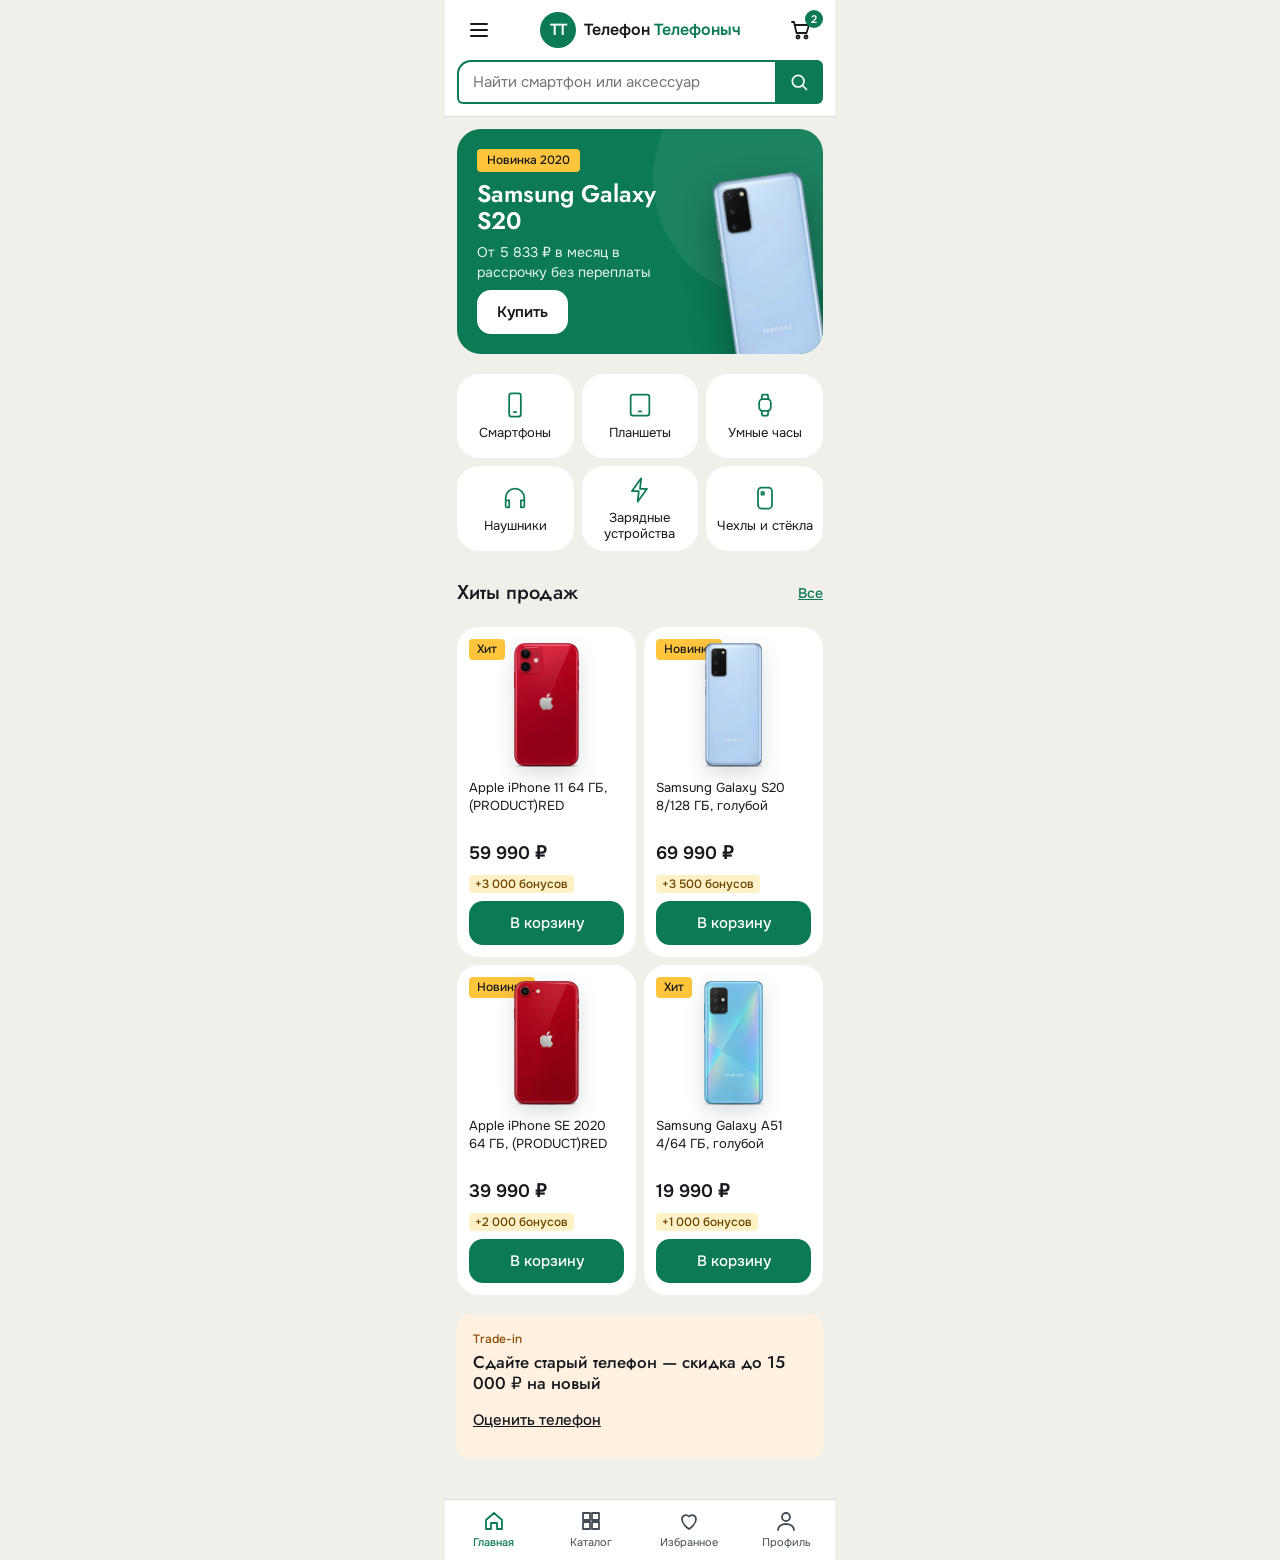
<file: shop/mobile.html>
<!DOCTYPE html>
<html lang="ru">
<head>
<meta charset="UTF-8">
<meta name="viewport" content="width=device-width, initial-scale=1.0">
<title>Телефон Телефоныч на телефоне</title>
<meta name="description" content="Учебный интернет-магазин смартфонов «Телефон Телефоныч»: главная, каталог и карточка товара.">
<link rel="preload" href="../assets/fonts/shop/onest-cyrillic.woff2" as="font" type="font/woff2" crossorigin>
<link rel="preload" href="../assets/fonts/shop/jost-cyrillic.woff2" as="font" type="font/woff2" crossorigin>
<style>
@font-face{font-family:'Jost';font-style:normal;font-weight:500 600;font-display:swap;src:url("../assets/fonts/shop/jost-cyrillic.woff2") format("woff2");unicode-range:U+0301, U+0400-045F, U+0490-0491, U+04B0-04B1, U+2116}
@font-face{font-family:'Jost';font-style:normal;font-weight:500 600;font-display:swap;src:url("../assets/fonts/shop/jost-latin.woff2") format("woff2");unicode-range:U+0000-00FF, U+0131, U+0152-0153, U+02BB-02BC, U+02C6, U+02DA, U+02DC, U+0304, U+0308, U+0329, U+2000-206F, U+20AC, U+2122, U+2191, U+2193, U+2212, U+2215, U+FEFF, U+FFFD}
@font-face{font-family:'Onest';font-style:normal;font-weight:400 600;font-display:swap;src:url("../assets/fonts/shop/onest-cyrillic.woff2") format("woff2");unicode-range:U+0301, U+0400-045F, U+0490-0491, U+04B0-04B1, U+2116}
@font-face{font-family:'Onest';font-style:normal;font-weight:400 600;font-display:swap;src:url("../assets/fonts/shop/onest-latin.woff2") format("woff2");unicode-range:U+0000-00FF, U+0131, U+0152-0153, U+02BB-02BC, U+02C6, U+02DA, U+02DC, U+0304, U+0308, U+0329, U+2000-206F, U+20AC, U+2122, U+2191, U+2193, U+2212, U+2215, U+FEFF, U+FFFD}

body{margin:0}
h1,h2,h3{font-family:'Jost',Arial,sans-serif;font-weight:500}
a{color:#0B7A55}a:hover{color:#075E41}

html{background:#F1EFEA}#app>div{margin:0 auto}
</style>
</head>
<body>
<div id="app">

<div style="width: 390px; min-height: 1560px; box-sizing: border-box; font-family: 'Onest', Arial, sans-serif; color: #17191E; background: #F1EFEA; font-size: 15px; line-height: 1.4; display: flex; flex-direction: column">
<header style="background: #FFFFFF; padding: 8px 12px 12px; display: flex; flex-direction: column; gap: 8px; border-bottom: 1px solid #E2DFD8">
<div style="display: flex; align-items: center; justify-content: space-between">
<button type="button" aria-label="Открыть меню" style="width: 44px; height: 44px; border: 0; background: transparent; color: #17191E; display: flex; align-items: center; justify-content: center"><svg aria-hidden="true" width="24" height="24" viewBox="0 0 24 24" fill="none" stroke="currentColor" stroke-width="2" stroke-linecap="round"><path d="M4 6h16M4 12h16M4 18h16"></path></svg></button>
<a href="index.html" aria-label="Телефон Телефоныч — на главную" style="display: flex; align-items: center; gap: 8px; min-height: 44px; text-decoration: none; color: #17191E">
<span aria-hidden="true" style="width: 36px; height: 36px; border-radius: 18px; background: #0B7A55; color: #FFFFFF; font-weight: 700; font-size: 16px; letter-spacing: -1px; display: flex; align-items: center; justify-content: center">ТТ</span>
<span style="font-weight: 700; font-size: 16px">Телефон <span style="color: #0B7A55">Телефоныч</span></span>
</a>
<a href="#" aria-label="Корзина, 2 товара" style="position: relative; width: 44px; height: 44px; display: flex; align-items: center; justify-content: center; color: #17191E">
<svg aria-hidden="true" width="24" height="24" viewBox="0 0 24 24" fill="none" stroke="currentColor" stroke-width="1.8" stroke-linecap="round" stroke-linejoin="round"><path d="M3 4h2l2.5 11h10L20 7H6.5M9 20.5a1.5 1.5 0 1 0 0-3 1.5 1.5 0 0 0 0 3zM17 20.5a1.5 1.5 0 1 0 0-3 1.5 1.5 0 0 0 0 3z"></path></svg>
<span aria-hidden="true" style="position: absolute; top: 2px; right: 0; min-width: 18px; height: 18px; box-sizing: border-box; padding: 0 5px; border-radius: 9px; background: #0B7A55; color: #FFFFFF; font-size: 11px; font-weight: 700; line-height: 18px; text-align: center">2</span>
</a>
</div>
<form role="search" style="display: flex">
<label for="m-search" style="position: absolute; width: 1px; height: 1px; overflow: hidden; clip: rect(0 0 0 0)">Поиск по магазину</label>
<input id="m-search" type="search" placeholder="Найти смартфон или аксессуар" style="flex: 1 1 auto; min-width: 0; box-sizing: border-box; height: 44px; padding: 0 14px; border: 2px solid #0B7A55; border-right: 0; border-radius: 14px 0 0 6px; font: inherit; background: #FFFFFF">
<button type="button" aria-label="Найти" style="flex: none; width: 48px; height: 44px; border: 0; border-radius: 0 6px 6px 0; background: #0B7A55; color: #FFFFFF; display: flex; align-items: center; justify-content: center"><svg aria-hidden="true" width="20" height="20" viewBox="0 0 24 24" fill="none" stroke="currentColor" stroke-width="2" stroke-linecap="round"><path d="M11 18a7 7 0 1 0 0-14 7 7 0 0 0 0 14zM16.5 16.5L21 21"></path></svg></button>
</form>
</header>

<main style="flex: 1 1 auto; padding: 12px; display: flex; flex-direction: column; gap: 20px">
<section aria-label="Акция" style="position: relative; overflow: hidden; background: #0B7A55; border-radius: 24px; padding: 20px; min-height: 208px; box-sizing: border-box; display: flex; flex-direction: column; align-items: flex-start; gap: 8px">
<div aria-hidden="true" style="position: absolute; right: -70px; top: -70px; width: 240px; height: 240px; border-radius: 50%; background: rgba(255,255,255,0.07)"></div>
<img src="../assets/shop/img/s20.webp" alt="" style="position: absolute; right: 8px; bottom: -18px; height: 196px; width: auto; transform: rotate(-8deg); filter: drop-shadow(0 16px 22px rgba(0,0,0,0.35))">
<span style="position: relative; background: #FFC53D; color: #17191E; font-size: 12px; font-weight: 500; padding: 3px 10px; border-radius: 4px">Новинка 2020</span>
<h1 style="position: relative; margin: 0; max-width: 210px; font-size: 24px; line-height: 1.15; font-weight: 700; color: #FFFFFF">Samsung Galaxy S20</h1>
<p style="position: relative; margin: 0; max-width: 200px; font-size: 14px; color: #E3F4EC">От 5 833 ₽ в месяц в рассрочку без переплаты</p>
<a href="product.html" style="position: relative; margin-top: auto; display: inline-flex; align-items: center; min-height: 44px; padding: 0 20px; background: #FFFFFF; color: #17191E; font-weight: 600; border-radius: 14px; text-decoration: none">Купить</a>
</section>

<nav aria-label="Категории" style="display: grid; grid-template-columns: repeat(3, minmax(0, 1fr)); gap: 8px">

<a href="catalog.html" style="box-sizing: border-box; min-height: 84px; background: #FFFFFF; border-radius: 22px; padding: 10px 6px; display: flex; flex-direction: column; align-items: center; justify-content: center; gap: 6px; text-align: center; font-size: 13px; line-height: 1.2; color: #17191E; text-decoration: none">
<svg aria-hidden="true" width="28" height="28" viewBox="0 0 24 24" fill="none" stroke="#0B7A55" stroke-width="1.5" stroke-linecap="round" stroke-linejoin="round"><path d="M9 2h6a2 2 0 0 1 2 2v16a2 2 0 0 1-2 2H9a2 2 0 0 1-2-2V4a2 2 0 0 1 2-2zM11 18h2"></path></svg>
<span>Смартфоны</span>
</a>

<a href="catalog.html" style="box-sizing: border-box; min-height: 84px; background: #FFFFFF; border-radius: 22px; padding: 10px 6px; display: flex; flex-direction: column; align-items: center; justify-content: center; gap: 6px; text-align: center; font-size: 13px; line-height: 1.2; color: #17191E; text-decoration: none">
<svg aria-hidden="true" width="28" height="28" viewBox="0 0 24 24" fill="none" stroke="#0B7A55" stroke-width="1.5" stroke-linecap="round" stroke-linejoin="round"><path d="M6 3h12a2 2 0 0 1 2 2v14a2 2 0 0 1-2 2H6a2 2 0 0 1-2-2V5a2 2 0 0 1 2-2zM11 17.5h2"></path></svg>
<span>Планшеты</span>
</a>

<a href="catalog.html" style="box-sizing: border-box; min-height: 84px; background: #FFFFFF; border-radius: 22px; padding: 10px 6px; display: flex; flex-direction: column; align-items: center; justify-content: center; gap: 6px; text-align: center; font-size: 13px; line-height: 1.2; color: #17191E; text-decoration: none">
<svg aria-hidden="true" width="28" height="28" viewBox="0 0 24 24" fill="none" stroke="#0B7A55" stroke-width="1.5" stroke-linecap="round" stroke-linejoin="round"><path d="M10 7h4a3 3 0 0 1 3 3v4a3 3 0 0 1-3 3h-4a3 3 0 0 1-3-3v-4a3 3 0 0 1 3-3zM9 7l.7-4h4.6L15 7M9 17l.7 4h4.6L15 17"></path></svg>
<span>Умные часы</span>
</a>

<a href="catalog.html" style="box-sizing: border-box; min-height: 84px; background: #FFFFFF; border-radius: 22px; padding: 10px 6px; display: flex; flex-direction: column; align-items: center; justify-content: center; gap: 6px; text-align: center; font-size: 13px; line-height: 1.2; color: #17191E; text-decoration: none">
<svg aria-hidden="true" width="28" height="28" viewBox="0 0 24 24" fill="none" stroke="#0B7A55" stroke-width="1.5" stroke-linecap="round" stroke-linejoin="round"><path d="M4 14v-2a8 8 0 0 1 16 0v2M4 14h3v6H5a1 1 0 0 1-1-1zM20 14h-3v6h2a1 1 0 0 0 1-1z"></path></svg>
<span>Наушники</span>
</a>

<a href="catalog.html" style="box-sizing: border-box; min-height: 84px; background: #FFFFFF; border-radius: 22px; padding: 10px 6px; display: flex; flex-direction: column; align-items: center; justify-content: center; gap: 6px; text-align: center; font-size: 13px; line-height: 1.2; color: #17191E; text-decoration: none">
<svg aria-hidden="true" width="28" height="28" viewBox="0 0 24 24" fill="none" stroke="#0B7A55" stroke-width="1.5" stroke-linecap="round" stroke-linejoin="round"><path d="M13 2L5 13h6l-1 9 8-11h-6z"></path></svg>
<span>Зарядные устройства</span>
</a>

<a href="catalog.html" style="box-sizing: border-box; min-height: 84px; background: #FFFFFF; border-radius: 22px; padding: 10px 6px; display: flex; flex-direction: column; align-items: center; justify-content: center; gap: 6px; text-align: center; font-size: 13px; line-height: 1.2; color: #17191E; text-decoration: none">
<svg aria-hidden="true" width="28" height="28" viewBox="0 0 24 24" fill="none" stroke="#0B7A55" stroke-width="1.5" stroke-linecap="round" stroke-linejoin="round"><path d="M9 3h6a3 3 0 0 1 3 3v12a3 3 0 0 1-3 3H9a3 3 0 0 1-3-3V6a3 3 0 0 1 3-3zM9 7h2v2H9z"></path></svg>
<span>Чехлы и стёкла</span>
</a>

</nav>

<section style="display: flex; flex-direction: column; gap: 12px">
<div style="display: flex; align-items: center; justify-content: space-between">
<h2 style="margin: 0; font-size: 20px; font-weight: 500">Хиты продаж</h2>
<a href="catalog.html" style="display: inline-flex; align-items: center; min-height: 44px; font-size: 14px; font-weight: 500">Все</a>
</div>
<div style="display: grid; grid-template-columns: repeat(2, minmax(0, 1fr)); gap: 8px">

<article style="position: relative; box-sizing: border-box; background: #FFFFFF; border-radius: 22px; padding: 12px; display: flex; flex-direction: column; gap: 8px">
<span style="position: absolute; top: 12px; left: 12px; padding: 2px 8px; border-radius: 4px; background: #FFC53D; color: #17191E; font-size: 12px; font-weight: 500">Хит</span>
<div style="height: 132px; display: flex; align-items: center; justify-content: center"><img src="../assets/shop/img/i11.webp" alt="Apple iPhone 11 64 ГБ, (PRODUCT)RED" style="display: block; max-width: 100%; height: 124px; object-fit: contain; filter: drop-shadow(0 8px 10px rgba(27,36,48,0.16))"></div>
<a href="product.html" style="min-height: 54px; font-size: 13px; line-height: 18px; color: #17191E; text-decoration: none">Apple iPhone 11 64 ГБ, (PRODUCT)RED</a>
<div style="font-size: 18px; font-weight: 700">59 990 ₽</div>
<span style="align-self: flex-start; padding: 1px 6px; border-radius: 4px; background: #FFF1C7; color: #6B4500; font-size: 12px; font-weight: 500">+3 000 бонусов</span>
<button type="button" style="height: 44px; border: 0; border-radius: 14px; background: #0B7A55; color: #FFFFFF; font: inherit; font-weight: 500">В корзину</button>
</article>

<article style="position: relative; box-sizing: border-box; background: #FFFFFF; border-radius: 22px; padding: 12px; display: flex; flex-direction: column; gap: 8px">
<span style="position: absolute; top: 12px; left: 12px; padding: 2px 8px; border-radius: 4px; background: #FFC53D; color: #17191E; font-size: 12px; font-weight: 500">Новинка</span>
<div style="height: 132px; display: flex; align-items: center; justify-content: center"><img src="../assets/shop/img/s20.webp" alt="Samsung Galaxy S20 8/128 ГБ, голубой" style="display: block; max-width: 100%; height: 124px; object-fit: contain; filter: drop-shadow(0 8px 10px rgba(27,36,48,0.16))"></div>
<a href="product.html" style="min-height: 54px; font-size: 13px; line-height: 18px; color: #17191E; text-decoration: none">Samsung Galaxy S20 8/128 ГБ, голубой</a>
<div style="font-size: 18px; font-weight: 700">69 990 ₽</div>
<span style="align-self: flex-start; padding: 1px 6px; border-radius: 4px; background: #FFF1C7; color: #6B4500; font-size: 12px; font-weight: 500">+3 500 бонусов</span>
<button type="button" style="height: 44px; border: 0; border-radius: 14px; background: #0B7A55; color: #FFFFFF; font: inherit; font-weight: 500">В корзину</button>
</article>

<article style="position: relative; box-sizing: border-box; background: #FFFFFF; border-radius: 22px; padding: 12px; display: flex; flex-direction: column; gap: 8px">
<span style="position: absolute; top: 12px; left: 12px; padding: 2px 8px; border-radius: 4px; background: #FFC53D; color: #17191E; font-size: 12px; font-weight: 500">Новинка</span>
<div style="height: 132px; display: flex; align-items: center; justify-content: center"><img src="../assets/shop/img/se.webp" alt="Apple iPhone SE 2020 64 ГБ, (PRODUCT)RED" style="display: block; max-width: 100%; height: 124px; object-fit: contain; filter: drop-shadow(0 8px 10px rgba(27,36,48,0.16))"></div>
<a href="product.html" style="min-height: 54px; font-size: 13px; line-height: 18px; color: #17191E; text-decoration: none">Apple iPhone SE 2020 64 ГБ, (PRODUCT)RED</a>
<div style="font-size: 18px; font-weight: 700">39 990 ₽</div>
<span style="align-self: flex-start; padding: 1px 6px; border-radius: 4px; background: #FFF1C7; color: #6B4500; font-size: 12px; font-weight: 500">+2 000 бонусов</span>
<button type="button" style="height: 44px; border: 0; border-radius: 14px; background: #0B7A55; color: #FFFFFF; font: inherit; font-weight: 500">В корзину</button>
</article>

<article style="position: relative; box-sizing: border-box; background: #FFFFFF; border-radius: 22px; padding: 12px; display: flex; flex-direction: column; gap: 8px">
<span style="position: absolute; top: 12px; left: 12px; padding: 2px 8px; border-radius: 4px; background: #FFC53D; color: #17191E; font-size: 12px; font-weight: 500">Хит</span>
<div style="height: 132px; display: flex; align-items: center; justify-content: center"><img src="../assets/shop/img/a51.webp" alt="Samsung Galaxy A51 4/64 ГБ, голубой" style="display: block; max-width: 100%; height: 124px; object-fit: contain; filter: drop-shadow(0 8px 10px rgba(27,36,48,0.16))"></div>
<a href="product.html" style="min-height: 54px; font-size: 13px; line-height: 18px; color: #17191E; text-decoration: none">Samsung Galaxy A51 4/64 ГБ, голубой</a>
<div style="font-size: 18px; font-weight: 700">19 990 ₽</div>
<span style="align-self: flex-start; padding: 1px 6px; border-radius: 4px; background: #FFF1C7; color: #6B4500; font-size: 12px; font-weight: 500">+1 000 бонусов</span>
<button type="button" style="height: 44px; border: 0; border-radius: 14px; background: #0B7A55; color: #FFFFFF; font: inherit; font-weight: 500">В корзину</button>
</article>

</div>
</section>

<section style="background: #FFF1E0; border-radius: 12px; padding: 16px; display: flex; flex-direction: column; align-items: flex-start; gap: 4px">
<span style="font-size: 12px; font-weight: 500; color: #8A4A00">Trade-in</span>
<h2 style="margin: 0; font-size: 17px; line-height: 1.25; font-weight: 500">Сдайте старый телефон — скидка до 15 000 ₽ на новый</h2>
<a href="#" style="display: inline-flex; align-items: center; min-height: 44px; font-weight: 500; color: #17191E">Оценить телефон</a>
</section>
</main>

<nav aria-label="Основное меню" style="background: #FFFFFF; border-top: 1px solid #E2DFD8; display: grid; grid-template-columns: repeat(4, minmax(0, 1fr))">
<a href="index.html" aria-current="page" style="min-height: 60px; display: flex; flex-direction: column; align-items: center; justify-content: center; gap: 2px; font-size: 11px; font-weight: 500; color: #0B7A55; text-decoration: none"><svg aria-hidden="true" width="24" height="24" viewBox="0 0 24 24" fill="none" stroke="currentColor" stroke-width="1.8" stroke-linecap="round" stroke-linejoin="round"><path d="M4 11l8-7 8 7v9h-5v-6H9v6H4z"></path></svg><span>Главная</span></a>
<a href="catalog.html" style="min-height: 60px; display: flex; flex-direction: column; align-items: center; justify-content: center; gap: 2px; font-size: 11px; color: #454B55; text-decoration: none"><svg aria-hidden="true" width="24" height="24" viewBox="0 0 24 24" fill="none" stroke="currentColor" stroke-width="1.8" stroke-linecap="round" stroke-linejoin="round"><path d="M4 4h7v7H4zM13 4h7v7h-7zM4 13h7v7H4zM13 13h7v7h-7z"></path></svg><span>Каталог</span></a>
<a href="#" style="min-height: 60px; display: flex; flex-direction: column; align-items: center; justify-content: center; gap: 2px; font-size: 11px; color: #454B55; text-decoration: none"><svg aria-hidden="true" width="24" height="24" viewBox="0 0 24 24" fill="none" stroke="currentColor" stroke-width="1.8" stroke-linecap="round" stroke-linejoin="round"><path d="M12 20s-7-4.5-7-10a4 4 0 0 1 7-2.5A4 4 0 0 1 19 10c0 5.5-7 10-7 10z"></path></svg><span>Избранное</span></a>
<a href="#" style="min-height: 60px; display: flex; flex-direction: column; align-items: center; justify-content: center; gap: 2px; font-size: 11px; color: #454B55; text-decoration: none"><svg aria-hidden="true" width="24" height="24" viewBox="0 0 24 24" fill="none" stroke="currentColor" stroke-width="1.8" stroke-linecap="round" stroke-linejoin="round"><path d="M12 12a4 4 0 1 0 0-8 4 4 0 0 0 0 8zM4 21c0-4 4-6 8-6s8 2 8 6"></path></svg><span>Профиль</span></a>
</nav>
</div>
</div>
</body>
</html>
</file>
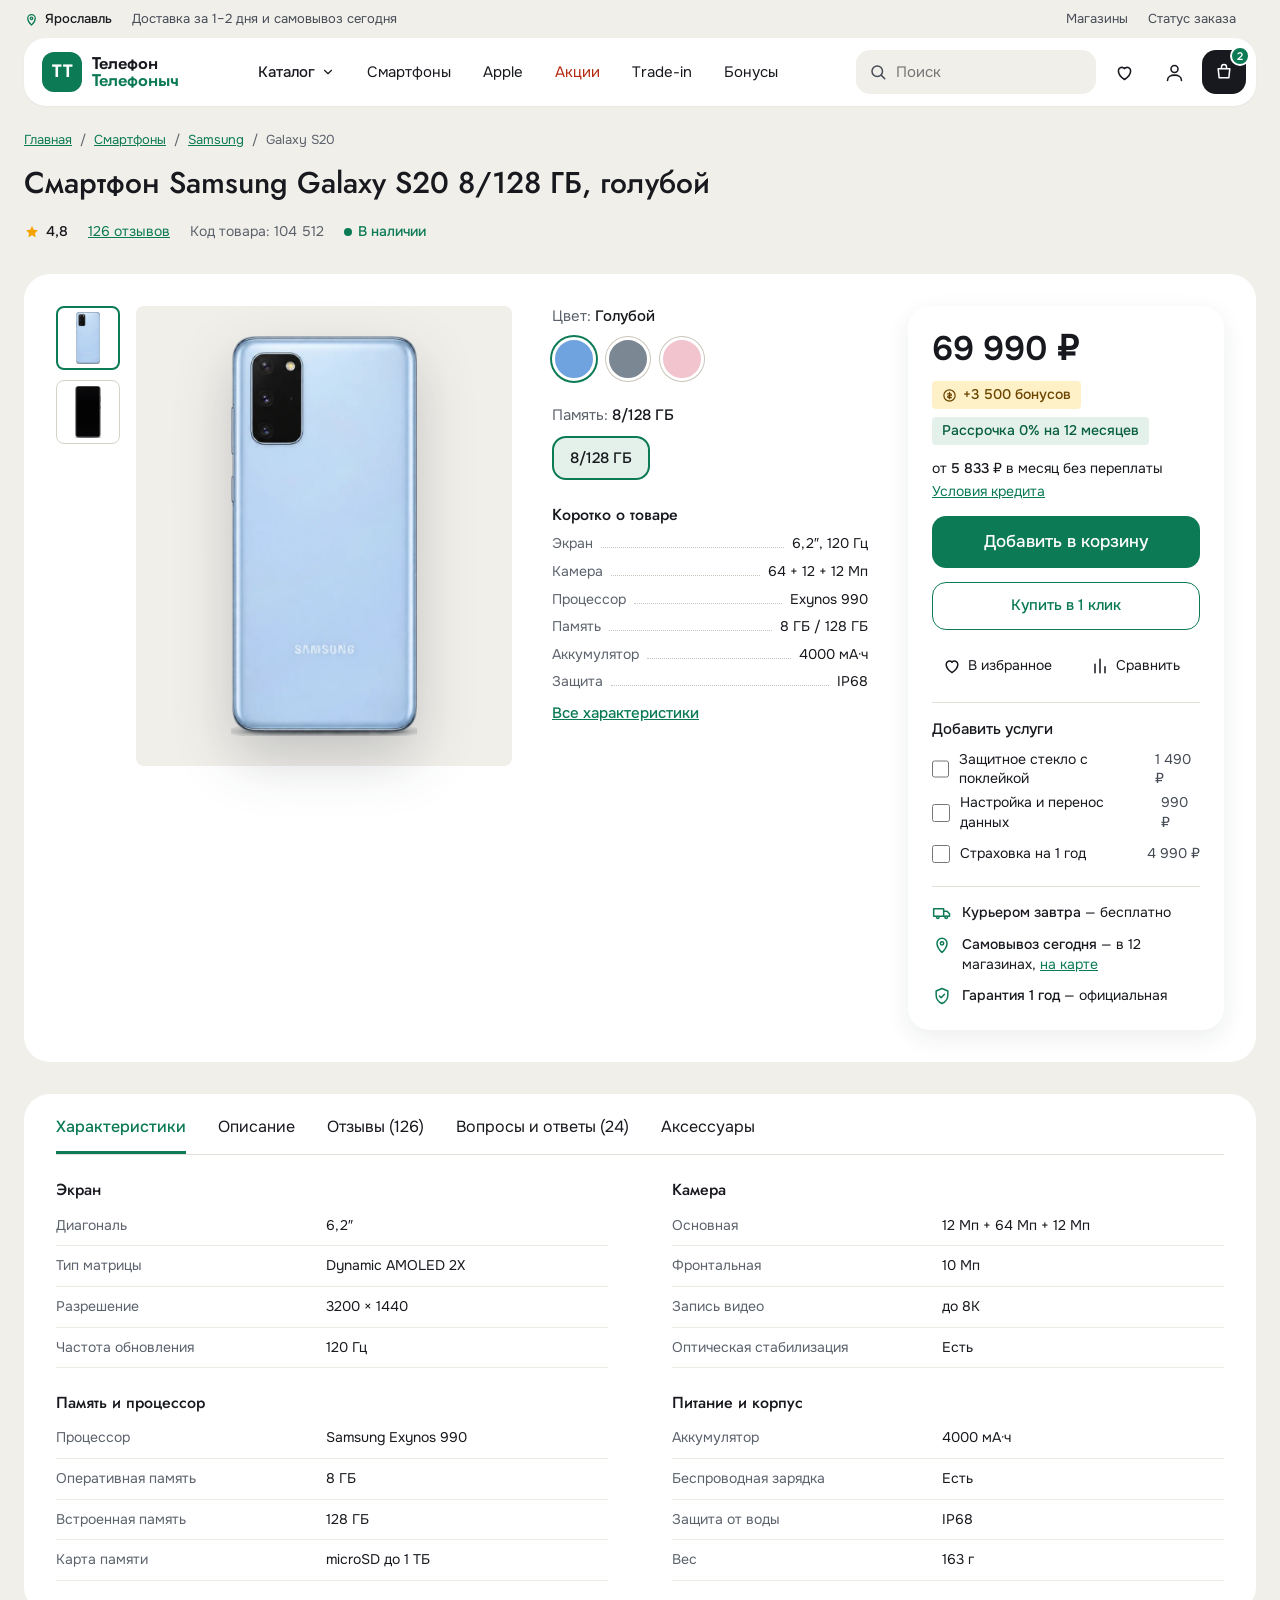
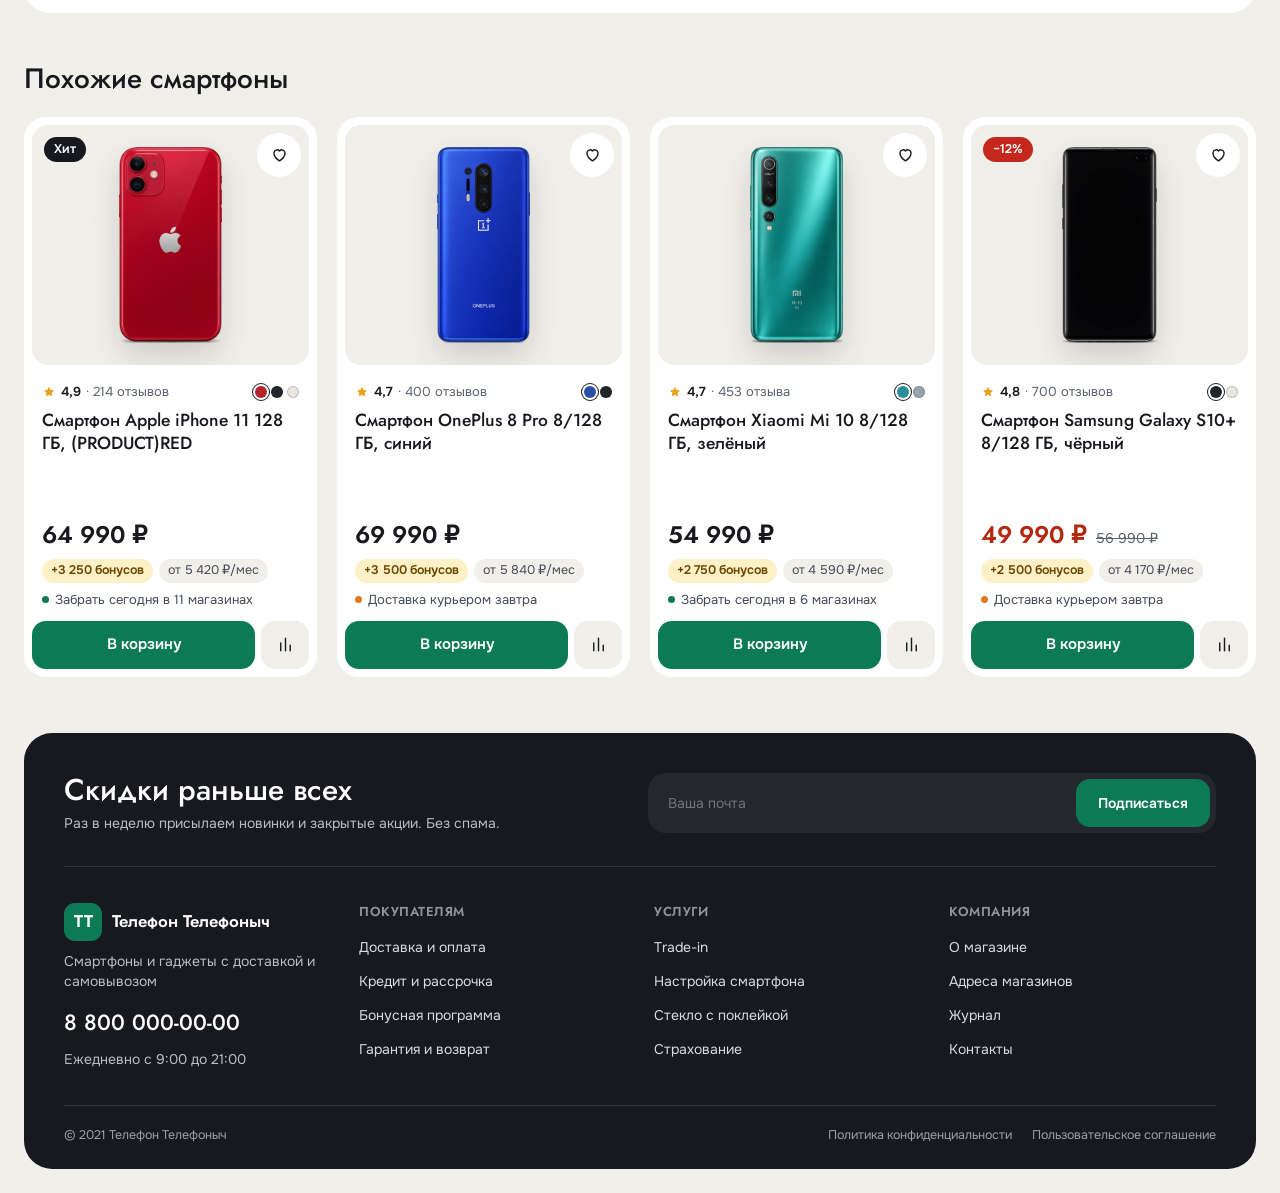
<file: shop/product.html>
<!DOCTYPE html>
<html lang="ru">
<head>
<meta charset="UTF-8">
<meta name="viewport" content="width=1280">
<title>Samsung Galaxy S20 — Телефон Телефоныч</title>
<meta name="description" content="Учебный интернет-магазин смартфонов «Телефон Телефоныч»: главная, каталог и карточка товара.">
<link rel="preload" href="../assets/fonts/shop/onest-cyrillic.woff2" as="font" type="font/woff2" crossorigin>
<link rel="preload" href="../assets/fonts/shop/jost-cyrillic.woff2" as="font" type="font/woff2" crossorigin>
<style>
@font-face{font-family:'Jost';font-style:normal;font-weight:500 600;font-display:swap;src:url("../assets/fonts/shop/jost-cyrillic.woff2") format("woff2");unicode-range:U+0301, U+0400-045F, U+0490-0491, U+04B0-04B1, U+2116}
@font-face{font-family:'Jost';font-style:normal;font-weight:500 600;font-display:swap;src:url("../assets/fonts/shop/jost-latin.woff2") format("woff2");unicode-range:U+0000-00FF, U+0131, U+0152-0153, U+02BB-02BC, U+02C6, U+02DA, U+02DC, U+0304, U+0308, U+0329, U+2000-206F, U+20AC, U+2122, U+2191, U+2193, U+2212, U+2215, U+FEFF, U+FFFD}
@font-face{font-family:'Onest';font-style:normal;font-weight:400 600;font-display:swap;src:url("../assets/fonts/shop/onest-cyrillic.woff2") format("woff2");unicode-range:U+0301, U+0400-045F, U+0490-0491, U+04B0-04B1, U+2116}
@font-face{font-family:'Onest';font-style:normal;font-weight:400 600;font-display:swap;src:url("../assets/fonts/shop/onest-latin.woff2") format("woff2");unicode-range:U+0000-00FF, U+0131, U+0152-0153, U+02BB-02BC, U+02C6, U+02DA, U+02DC, U+0304, U+0308, U+0329, U+2000-206F, U+20AC, U+2122, U+2191, U+2193, U+2212, U+2215, U+FEFF, U+FFFD}

body{margin:0}
h1,h2,h3{font-family:'Jost',Arial,sans-serif;font-weight:500}
a{color:#0B7A55}a:hover{color:#075E41}


body{margin:0}


</style>
</head>
<body>
<div id="app">

<div style="font-family: 'Onest', Arial, sans-serif; color: #17191E; background: #F1EFEA; font-size: 15px; line-height: 1.4">


<header style="font-family: 'Onest', Arial, sans-serif; color: #17191E; background: #F1EFEA; font-size: 15px; line-height: 1.4">
<div style="max-width: 1280px; margin: 0 auto; padding: 0 24px; box-sizing: border-box; min-height: 38px; display: flex; flex-wrap: wrap; align-items: center; justify-content: space-between; gap: 0 24px; font-size: 13px; color: #454B55">
<div style="display: flex; flex-wrap: wrap; align-items: center; gap: 0 20px">
<button type="button" style="display: inline-flex; align-items: center; gap: 6px; min-height: 38px; padding: 0; border: 0; background: transparent; font: inherit; font-weight: 500; color: #17191E; cursor: pointer"><svg aria-hidden="true" width="15" height="15" viewBox="0 0 24 24" fill="none" stroke="#0B7A55" stroke-width="2" stroke-linecap="round" stroke-linejoin="round"><path d="M12 21s-6-5.5-6-11a6 6 0 0 1 12 0c0 5.5-6 11-6 11zM12 12a2 2 0 1 0 0-4 2 2 0 0 0 0 4z"></path></svg><span>Ярославль</span></button>
<span>Доставка за 1–2 дня и самовывоз сегодня</span>
</div>
<div style="display: flex; flex-wrap: wrap; align-items: center; gap: 0 20px"><a href="#" style="display: inline-flex; align-items: center; min-height: 38px; color: rgb(69, 75, 85); text-decoration: none">Магазины</a><a href="#" style="display: inline-flex; align-items: center; min-height: 38px; color: rgb(69, 75, 85); text-decoration: none">Статус заказа</a><span style="font-weight: 600; color: rgb(23, 25, 30)"><br><br></span></div>
</div>
<div style="max-width: 1280px; margin: 0 auto; padding: 0 24px 10px; box-sizing: border-box">
<div style="background: #FFFFFF; border-radius: 22px; padding: 10px 10px 10px 18px; display: flex; flex-wrap: wrap; align-items: center; gap: 12px 24px; box-shadow: 0 1px 2px rgba(23,25,30,0.04)">
<a href="index.html" aria-label="Телефон Телефоныч — на главную" style="display: flex; align-items: center; gap: 10px; min-height: 48px; text-decoration: none; color: #17191E">
<span aria-hidden="true" style="width: 40px; height: 40px; border-radius: 12px; background: #0B7A55; color: #FFFFFF; font-family: 'Jost', sans-serif; font-weight: 600; font-size: 18px; letter-spacing: -0.5px; display: flex; align-items: center; justify-content: center">ТТ</span>
<span style="display: flex; flex-direction: column; line-height: 1.02; font-family: 'Jost', sans-serif; font-weight: 600; font-size: 17px"><span>Телефон</span><span style="color: #0B7A55">Телефоныч</span></span>
</a>
<nav aria-label="Разделы" style="flex: 1 1 auto; display: flex; flex-wrap: wrap; justify-content: center; gap: 0 4px; font-size: 15px">
<a href="catalog.html" style="display: inline-flex; align-items: center; gap: 6px; min-height: 44px; padding: 0 14px; border-radius: 12px; color: #17191E; text-decoration: none; font-weight: 500">Каталог<svg aria-hidden="true" width="14" height="14" viewBox="0 0 24 24" fill="none" stroke="currentColor" stroke-width="2" stroke-linecap="round" stroke-linejoin="round"><path d="M6 9l6 6 6-6"></path></svg></a>
<a href="catalog.html" style="display: inline-flex; align-items: center; min-height: 44px; padding: 0 14px; border-radius: 12px; color: #17191E; text-decoration: none">Смартфоны</a>
<a href="#" style="display: inline-flex; align-items: center; min-height: 44px; padding: 0 14px; border-radius: 12px; color: #17191E; text-decoration: none">Apple</a>
<a href="#" style="display: inline-flex; align-items: center; min-height: 44px; padding: 0 14px; border-radius: 12px; color: #B4280F; text-decoration: none">Акции</a>
<a href="#" style="display: inline-flex; align-items: center; min-height: 44px; padding: 0 14px; border-radius: 12px; color: #17191E; text-decoration: none">Trade-in</a>
<a href="#" style="display: inline-flex; align-items: center; min-height: 44px; padding: 0 14px; border-radius: 12px; color: #17191E; text-decoration: none">Бонусы</a>
</nav>
<div style="display: flex; align-items: center; gap: 6px">
<form role="search" style="position: relative; width: 240px; max-width: 100%">
<label for="hdr-search" style="position: absolute; width: 1px; height: 1px; overflow: hidden; clip: rect(0 0 0 0)">Поиск по магазину</label>
<input id="hdr-search" type="search" placeholder="Поиск" style="box-sizing: border-box; width: 100%; height: 44px; padding: 0 14px 0 40px; border: 0; border-radius: 14px; background: #F1EFEA; font: inherit; color: #17191E">
<svg aria-hidden="true" width="18" height="18" viewBox="0 0 24 24" fill="none" stroke="#454B55" stroke-width="2" stroke-linecap="round" style="position: absolute; left: 13px; top: 13px"><path d="M11 18a7 7 0 1 0 0-14 7 7 0 0 0 0 14zM16.5 16.5L21 21"></path></svg>
</form>
<a href="#" aria-label="Избранное" style="width: 44px; height: 44px; border-radius: 14px; display: flex; align-items: center; justify-content: center; color: #17191E"><svg aria-hidden="true" width="21" height="21" viewBox="0 0 24 24" fill="none" stroke="currentColor" stroke-width="1.8" stroke-linecap="round" stroke-linejoin="round"><path d="M12 20s-7-4.5-7-10a4 4 0 0 1 7-2.5A4 4 0 0 1 19 10c0 5.5-7 10-7 10z"></path></svg></a>
<a href="#" aria-label="Войти" style="width: 44px; height: 44px; border-radius: 14px; display: flex; align-items: center; justify-content: center; color: #17191E"><svg aria-hidden="true" width="21" height="21" viewBox="0 0 24 24" fill="none" stroke="currentColor" stroke-width="1.8" stroke-linecap="round" stroke-linejoin="round"><path d="M12 12a4 4 0 1 0 0-8 4 4 0 0 0 0 8zM4 21c0-4 4-6 8-6s8 2 8 6"></path></svg></a>
<a href="#" aria-label="Корзина, 2 товара" style="position: relative; width: 44px; height: 44px; border-radius: 14px; background: #17191E; display: flex; align-items: center; justify-content: center; color: #FFFFFF"><svg aria-hidden="true" width="20" height="20" viewBox="0 0 24 24" fill="none" stroke="currentColor" stroke-width="1.8" stroke-linecap="round" stroke-linejoin="round"><path d="M5 8h14l-1.2 11H6.2zM9 8V6a3 3 0 0 1 6 0v2"></path></svg><span aria-hidden="true" style="position: absolute; top: -4px; right: -4px; min-width: 20px; height: 20px; box-sizing: border-box; padding: 0 5px; border-radius: 10px; background: #0B7A55; border: 2px solid #FFFFFF; color: #FFFFFF; font-size: 11px; font-weight: 600; line-height: 16px; text-align: center">2</span></a>
</div>
</div>
</div>
</header>

<main style="max-width: 1280px; margin: 0 auto; padding: 0 24px; box-sizing: border-box">
<nav aria-label="Хлебные крошки" style="display: flex; flex-wrap: wrap; align-items: center; gap: 8px; min-height: 48px; font-size: 13px; color: #5C626C">
<a href="index.html">Главная</a><span aria-hidden="true">/</span><a href="catalog.html">Смартфоны</a><span aria-hidden="true">/</span><a href="catalog.html">Samsung</a><span aria-hidden="true">/</span><span>Galaxy S20</span>
</nav>
<h1 style="margin: 0; font-size: 30px; line-height: 38px; font-weight: 500">Смартфон Samsung Galaxy S20 8/128 ГБ, голубой</h1>
<div style="display: flex; flex-wrap: wrap; align-items: center; gap: 4px 20px; margin: 8px 0 20px; font-size: 14px">
<span style="display: inline-flex; align-items: center; gap: 6px"><svg aria-hidden="true" width="16" height="16" viewBox="0 0 24 24" fill="#F5A300"><path d="M12 3l2.7 5.6 6.1.8-4.4 4.3 1.1 6.1-5.5-2.9-5.5 2.9 1.1-6.1-4.4-4.3 6.1-.8z"></path></svg><span style="font-weight: 500">4,8</span></span>
<a href="#tabs" style="display: inline-flex; align-items: center; min-height: 44px">126 отзывов</a>
<span style="color: #5C626C">Код товара: 104 512</span>
<span style="display: inline-flex; align-items: center; gap: 6px; color: #0B7A55; font-weight: 500"><span aria-hidden="true" style="width: 8px; height: 8px; border-radius: 50%; background: #0B7A55"></span>В наличии</span>
</div>

<div style="background: #FFFFFF; border-radius: 26px; padding: 32px; display: flex; flex-wrap: wrap; align-items: flex-start; gap: 32px 40px">
<div style="flex: 1 1 440px; min-width: 0; display: flex; gap: 16px">
<div style="flex: none; display: flex; flex-direction: column; gap: 10px">

<button type="button" aria-label="Вид сзади" aria-pressed="true" style="width: 64px; height: 64px; box-sizing: border-box; border-radius: 8px; border: 2px solid #0B7A55; background: #FFFFFF; display: flex; align-items: center; justify-content: center; cursor: pointer"><img src="../assets/shop/img/s20.webp" alt="" style="max-width: 50px; height: 52px; object-fit: contain"></button>

<button type="button" aria-label="Вид спереди" aria-pressed="false" style="width: 64px; height: 64px; box-sizing: border-box; border-radius: 8px; border: 1px solid #D6D2CA; background: #FFFFFF; display: flex; align-items: center; justify-content: center; cursor: pointer"><img src="../assets/shop/img/s20f.webp" alt="" style="max-width: 50px; height: 52px; object-fit: contain"></button>

</div>
<div style="flex: 1 1 auto; min-width: 0; min-height: 460px; border-radius: 8px; background: #F1EFEA; display: flex; align-items: center; justify-content: center">
<img src="../assets/shop/img/s20.webp" alt="Samsung Galaxy S20, вид сзади" style="display: block; max-width: 86%%; height: 400px; object-fit: contain; filter: drop-shadow(0 24px 28px rgba(27,36,48,0.22))">
</div>
</div>

<div style="flex: 1 1 300px; min-width: 0; display: flex; flex-direction: column; gap: 24px">
<div style="display: flex; flex-direction: column; gap: 10px">
<div><span style="color: #5C626C">Цвет: </span><span style="font-weight: 500">Голубой</span></div>
<div style="display: flex; gap: 10px">

<button type="button" aria-label="Голубой" aria-pressed="true" style="width: 44px; height: 44px; border-radius: 50%; border: 3px solid #FFFFFF; background: #6FA3E0; box-shadow: 0 0 0 2px #0B7A55; cursor: pointer"></button>

<button type="button" aria-label="Серый" aria-pressed="false" style="width: 44px; height: 44px; border-radius: 50%; border: 3px solid #FFFFFF; background: #7C8794; box-shadow: 0 0 0 1px #C9C4BA; cursor: pointer"></button>

<button type="button" aria-label="Розовый" aria-pressed="false" style="width: 44px; height: 44px; border-radius: 50%; border: 3px solid #FFFFFF; background: #F2C4CE; box-shadow: 0 0 0 1px #C9C4BA; cursor: pointer"></button>

</div>
</div>
<div style="display: flex; flex-direction: column; gap: 10px">
<div><span style="color: #5C626C">Память: </span><span style="font-weight: 500">8/128 ГБ</span></div>
<div style="display: flex; gap: 8px">
<button type="button" aria-pressed="true" style="min-height: 44px; padding: 0 16px; border: 2px solid #0B7A55; border-radius: 14px; background: #E3F1EA; color: #17191E; font: inherit; font-weight: 500; cursor: pointer">8/128 ГБ</button>
</div>
</div>
<div>
<h2 style="margin: 0 0 8px; font-size: 16px; font-weight: 500">Коротко о товаре</h2>
<dl style="margin: 0; display: flex; flex-direction: column; gap: 8px; font-size: 14px">

<div style="display: flex; align-items: baseline; gap: 8px"><dt style="color: #5C626C">Экран</dt><span aria-hidden="true" style="flex: 1 1 auto; border-bottom: 1px dotted #C9C4BA"></span><dd style="margin: 0; text-align: right">6,2″, 120 Гц</dd></div>

<div style="display: flex; align-items: baseline; gap: 8px"><dt style="color: #5C626C">Камера</dt><span aria-hidden="true" style="flex: 1 1 auto; border-bottom: 1px dotted #C9C4BA"></span><dd style="margin: 0; text-align: right">64 + 12 + 12 Мп</dd></div>

<div style="display: flex; align-items: baseline; gap: 8px"><dt style="color: #5C626C">Процессор</dt><span aria-hidden="true" style="flex: 1 1 auto; border-bottom: 1px dotted #C9C4BA"></span><dd style="margin: 0; text-align: right">Exynos 990</dd></div>

<div style="display: flex; align-items: baseline; gap: 8px"><dt style="color: #5C626C">Память</dt><span aria-hidden="true" style="flex: 1 1 auto; border-bottom: 1px dotted #C9C4BA"></span><dd style="margin: 0; text-align: right">8 ГБ / 128 ГБ</dd></div>

<div style="display: flex; align-items: baseline; gap: 8px"><dt style="color: #5C626C">Аккумулятор</dt><span aria-hidden="true" style="flex: 1 1 auto; border-bottom: 1px dotted #C9C4BA"></span><dd style="margin: 0; text-align: right">4000 мА·ч</dd></div>

<div style="display: flex; align-items: baseline; gap: 8px"><dt style="color: #5C626C">Защита</dt><span aria-hidden="true" style="flex: 1 1 auto; border-bottom: 1px dotted #C9C4BA"></span><dd style="margin: 0; text-align: right">IP68</dd></div>

</dl>
<a href="#tabs" style="display: inline-flex; align-items: center; min-height: 44px; font-weight: 500">Все характеристики</a>
</div>
</div>

<div style="flex: 1 1 300px; min-width: 0; box-sizing: border-box; border-radius: 22px; padding: 24px; box-shadow: 0 8px 24px rgba(27,36,48,0.08); display: flex; flex-direction: column; gap: 14px">
<div style="font-size: 34px; line-height: 1.1; font-weight: 700">69 990 ₽</div>
<div style="display: flex; flex-wrap: wrap; gap: 8px">
<span style="display: inline-flex; align-items: center; gap: 6px; padding: 4px 10px; border-radius: 4px; background: #FFF1C7; color: #6B4500; font-size: 14px; font-weight: 500"><svg aria-hidden="true" width="15" height="15" viewBox="0 0 24 24" fill="none" stroke="currentColor" stroke-width="2" stroke-linecap="round" stroke-linejoin="round"><path d="M12 21a9 9 0 1 0 0-18 9 9 0 0 0 0 18zM12 7v10M9 9.5h4.5a1.5 1.5 0 0 1 0 3h-3a1.5 1.5 0 0 0 0 3H15"></path></svg>+3 500 бонусов</span>
<span style="display: inline-flex; align-items: center; padding: 4px 10px; border-radius: 4px; background: #E3F1EA; color: #075E41; font-size: 14px; font-weight: 500">Рассрочка 0% на 12 месяцев</span>
</div>
<div style="display: flex; flex-wrap: wrap; align-items: baseline; justify-content: space-between; gap: 4px 12px; font-size: 14px"><span>от <span style="font-weight: 500">5 833 ₽</span> в месяц без переплаты</span><a href="#">Условия кредита</a></div>
<button type="button" style="height: 52px; border: 0; border-radius: 14px; background: #0B7A55; color: #FFFFFF; font: inherit; font-size: 17px; font-weight: 500; cursor: pointer">Добавить в корзину</button>
<button type="button" style="height: 48px; border: 1px solid #0B7A55; border-radius: 14px; background: #FFFFFF; color: #0B7A55; font: inherit; font-weight: 500; cursor: pointer">Купить в 1 клик</button>
<div style="display: flex; gap: 8px">
<button type="button" style="flex: 1 1 0; min-height: 44px; border: 0; background: transparent; color: #17191E; font: inherit; font-size: 14px; display: flex; align-items: center; justify-content: center; gap: 6px; cursor: pointer"><svg aria-hidden="true" width="20" height="20" viewBox="0 0 24 24" fill="none" stroke="currentColor" stroke-width="1.8" stroke-linecap="round" stroke-linejoin="round"><path d="M12 20s-7-4.5-7-10a4 4 0 0 1 7-2.5A4 4 0 0 1 19 10c0 5.5-7 10-7 10z"></path></svg><span>В избранное</span></button>
<button type="button" style="flex: 1 1 0; min-height: 44px; border: 0; background: transparent; color: #17191E; font: inherit; font-size: 14px; display: flex; align-items: center; justify-content: center; gap: 6px; cursor: pointer"><svg aria-hidden="true" width="20" height="20" viewBox="0 0 24 24" fill="none" stroke="currentColor" stroke-width="1.8" stroke-linecap="round"><path d="M6 20V10M12 20V4M18 20v-7"></path></svg><span>Сравнить</span></button>
</div>
<fieldset style="margin: 0; padding: 16px 0 0; border: 0; border-top: 1px solid #E2DFD8; display: flex; flex-direction: column; gap: 4px">
<legend style="float: left; width: 100%; padding: 0; margin-bottom: 6px; font-weight: 500">Добавить услуги</legend>
<label style="display: flex; align-items: center; gap: 10px; min-height: 36px; font-size: 14px; cursor: pointer"><input type="checkbox" style="width: 18px; height: 18px; margin: 0; accent-color: #0B7A55"><span style="flex: 1 1 auto">Защитное стекло с поклейкой</span><span style="color: #454B55">1 490 ₽</span></label>
<label style="display: flex; align-items: center; gap: 10px; min-height: 36px; font-size: 14px; cursor: pointer"><input type="checkbox" style="width: 18px; height: 18px; margin: 0; accent-color: #0B7A55"><span style="flex: 1 1 auto">Настройка и перенос данных</span><span style="color: #454B55">990 ₽</span></label>
<label style="display: flex; align-items: center; gap: 10px; min-height: 36px; font-size: 14px; cursor: pointer"><input type="checkbox" style="width: 18px; height: 18px; margin: 0; accent-color: #0B7A55"><span style="flex: 1 1 auto">Страховка на 1 год</span><span style="color: #454B55">4 990 ₽</span></label>
</fieldset>
<ul style="margin: 0; padding: 16px 0 0; list-style: none; border-top: 1px solid #E2DFD8; display: flex; flex-direction: column; gap: 12px; font-size: 14px">
<li style="display: flex; gap: 10px"><svg aria-hidden="true" width="20" height="20" viewBox="0 0 24 24" fill="none" stroke="#0B7A55" stroke-width="1.8" stroke-linecap="round" stroke-linejoin="round" style="flex: none"><path d="M2 7h12v9H2zM14 10h4l3 3v3h-7zM7 18.5a1.5 1.5 0 1 0 0-3 1.5 1.5 0 0 0 0 3zM17 18.5a1.5 1.5 0 1 0 0-3 1.5 1.5 0 0 0 0 3z"></path></svg><span><span style="font-weight: 500">Курьером завтра</span> — бесплатно</span></li>
<li style="display: flex; gap: 10px"><svg aria-hidden="true" width="20" height="20" viewBox="0 0 24 24" fill="none" stroke="#0B7A55" stroke-width="1.8" stroke-linecap="round" stroke-linejoin="round" style="flex: none"><path d="M12 21s-6-5.5-6-11a6 6 0 0 1 12 0c0 5.5-6 11-6 11zM12 12a2 2 0 1 0 0-4 2 2 0 0 0 0 4z"></path></svg><span><span style="font-weight: 500">Самовывоз сегодня</span> — в 12 магазинах, <a href="#">на карте</a></span></li>
<li style="display: flex; gap: 10px"><svg aria-hidden="true" width="20" height="20" viewBox="0 0 24 24" fill="none" stroke="#0B7A55" stroke-width="1.8" stroke-linecap="round" stroke-linejoin="round" style="flex: none"><path d="M12 3l7 3v5c0 4.5-3 8-7 10-4-2-7-5.5-7-10V6zM9 12l2 2 4-4"></path></svg><span><span style="font-weight: 500">Гарантия 1 год</span> — официальная</span></li>
</ul>
</div>
</div>

<section id="tabs" style="margin-top: 32px; background: #FFFFFF; border-radius: 26px; padding: 8px 32px 32px">
<div role="tablist" aria-label="Информация о товаре" style="display: flex; flex-wrap: wrap; gap: 0 32px; border-bottom: 1px solid #E2DFD8; margin-bottom: 24px">
<button type="button" role="tab" aria-selected="true" style="min-height: 52px; padding: 0; border: 0; border-bottom: 3px solid #0B7A55; background: transparent; color: #0B7A55; font: inherit; font-size: 16px; font-weight: 500; cursor: pointer">Характеристики</button>
<button type="button" role="tab" aria-selected="false" style="min-height: 52px; padding: 0; border: 0; border-bottom: 3px solid transparent; background: transparent; color: #17191E; font: inherit; font-size: 16px; cursor: pointer">Описание</button>
<button type="button" role="tab" aria-selected="false" style="min-height: 52px; padding: 0; border: 0; border-bottom: 3px solid transparent; background: transparent; color: #17191E; font: inherit; font-size: 16px; cursor: pointer">Отзывы (126)</button>
<button type="button" role="tab" aria-selected="false" style="min-height: 52px; padding: 0; border: 0; border-bottom: 3px solid transparent; background: transparent; color: #17191E; font: inherit; font-size: 16px; cursor: pointer">Вопросы и ответы (24)</button>
<button type="button" role="tab" aria-selected="false" style="min-height: 52px; padding: 0; border: 0; border-bottom: 3px solid transparent; background: transparent; color: #17191E; font: inherit; font-size: 16px; cursor: pointer">Аксессуары</button>
</div>
<div style="display: grid; grid-template-columns: repeat(auto-fit, minmax(min(420px, 100%), 1fr)); gap: 24px 64px">

<div>
<h3 style="margin: 0 0 4px; font-size: 16px; font-weight: 500">Экран</h3>
<dl style="margin: 0">

<div style="display: flex; gap: 16px; padding: 10px 0; border-bottom: 1px solid #EEEBE5; font-size: 14px"><dt style="flex: 0 0 46%; color: #5C626C">Диагональ</dt><dd style="margin: 0; flex: 1 1 auto">6,2″</dd></div>

<div style="display: flex; gap: 16px; padding: 10px 0; border-bottom: 1px solid #EEEBE5; font-size: 14px"><dt style="flex: 0 0 46%; color: #5C626C">Тип матрицы</dt><dd style="margin: 0; flex: 1 1 auto">Dynamic AMOLED 2X</dd></div>

<div style="display: flex; gap: 16px; padding: 10px 0; border-bottom: 1px solid #EEEBE5; font-size: 14px"><dt style="flex: 0 0 46%; color: #5C626C">Разрешение</dt><dd style="margin: 0; flex: 1 1 auto">3200 × 1440</dd></div>

<div style="display: flex; gap: 16px; padding: 10px 0; border-bottom: 1px solid #EEEBE5; font-size: 14px"><dt style="flex: 0 0 46%; color: #5C626C">Частота обновления</dt><dd style="margin: 0; flex: 1 1 auto">120 Гц</dd></div>

</dl>
</div>

<div>
<h3 style="margin: 0 0 4px; font-size: 16px; font-weight: 500">Камера</h3>
<dl style="margin: 0">

<div style="display: flex; gap: 16px; padding: 10px 0; border-bottom: 1px solid #EEEBE5; font-size: 14px"><dt style="flex: 0 0 46%; color: #5C626C">Основная</dt><dd style="margin: 0; flex: 1 1 auto">12 Мп + 64 Мп + 12 Мп</dd></div>

<div style="display: flex; gap: 16px; padding: 10px 0; border-bottom: 1px solid #EEEBE5; font-size: 14px"><dt style="flex: 0 0 46%; color: #5C626C">Фронтальная</dt><dd style="margin: 0; flex: 1 1 auto">10 Мп</dd></div>

<div style="display: flex; gap: 16px; padding: 10px 0; border-bottom: 1px solid #EEEBE5; font-size: 14px"><dt style="flex: 0 0 46%; color: #5C626C">Запись видео</dt><dd style="margin: 0; flex: 1 1 auto">до 8K</dd></div>

<div style="display: flex; gap: 16px; padding: 10px 0; border-bottom: 1px solid #EEEBE5; font-size: 14px"><dt style="flex: 0 0 46%; color: #5C626C">Оптическая стабилизация</dt><dd style="margin: 0; flex: 1 1 auto">Есть</dd></div>

</dl>
</div>

<div>
<h3 style="margin: 0 0 4px; font-size: 16px; font-weight: 500">Память и процессор</h3>
<dl style="margin: 0">

<div style="display: flex; gap: 16px; padding: 10px 0; border-bottom: 1px solid #EEEBE5; font-size: 14px"><dt style="flex: 0 0 46%; color: #5C626C">Процессор</dt><dd style="margin: 0; flex: 1 1 auto">Samsung Exynos 990</dd></div>

<div style="display: flex; gap: 16px; padding: 10px 0; border-bottom: 1px solid #EEEBE5; font-size: 14px"><dt style="flex: 0 0 46%; color: #5C626C">Оперативная память</dt><dd style="margin: 0; flex: 1 1 auto">8 ГБ</dd></div>

<div style="display: flex; gap: 16px; padding: 10px 0; border-bottom: 1px solid #EEEBE5; font-size: 14px"><dt style="flex: 0 0 46%; color: #5C626C">Встроенная память</dt><dd style="margin: 0; flex: 1 1 auto">128 ГБ</dd></div>

<div style="display: flex; gap: 16px; padding: 10px 0; border-bottom: 1px solid #EEEBE5; font-size: 14px"><dt style="flex: 0 0 46%; color: #5C626C">Карта памяти</dt><dd style="margin: 0; flex: 1 1 auto">microSD до 1 ТБ</dd></div>

</dl>
</div>

<div>
<h3 style="margin: 0 0 4px; font-size: 16px; font-weight: 500">Питание и корпус</h3>
<dl style="margin: 0">

<div style="display: flex; gap: 16px; padding: 10px 0; border-bottom: 1px solid #EEEBE5; font-size: 14px"><dt style="flex: 0 0 46%; color: #5C626C">Аккумулятор</dt><dd style="margin: 0; flex: 1 1 auto">4000 мА·ч</dd></div>

<div style="display: flex; gap: 16px; padding: 10px 0; border-bottom: 1px solid #EEEBE5; font-size: 14px"><dt style="flex: 0 0 46%; color: #5C626C">Беспроводная зарядка</dt><dd style="margin: 0; flex: 1 1 auto">Есть</dd></div>

<div style="display: flex; gap: 16px; padding: 10px 0; border-bottom: 1px solid #EEEBE5; font-size: 14px"><dt style="flex: 0 0 46%; color: #5C626C">Защита от воды</dt><dd style="margin: 0; flex: 1 1 auto">IP68</dd></div>

<div style="display: flex; gap: 16px; padding: 10px 0; border-bottom: 1px solid #EEEBE5; font-size: 14px"><dt style="flex: 0 0 46%; color: #5C626C">Вес</dt><dd style="margin: 0; flex: 1 1 auto">163 г</dd></div>

</dl>
</div>

</div>
</section>

<section style="padding-top: 48px">
<h2 style="margin: 0 0 20px; font-size: 28px; line-height: 36px; font-weight: 500">Похожие смартфоны</h2>
<div style="display: grid; grid-template-columns: repeat(auto-fit, minmax(min(280px, 100%), 1fr)); gap: 20px">

<div style="min-width: 0">

<article style="font-family: 'Onest', Arial, sans-serif; color: #17191E; font-size: 15px; line-height: 1.4; box-sizing: border-box; width: 100%; min-height: 560px; background: #FFFFFF; border-radius: 22px; padding: 8px; display: flex; flex-direction: column; gap: 6px">
<div style="position: relative; height: 240px; border-radius: 16px; background: #F1EFEA; display: flex; align-items: center; justify-content: center; overflow: hidden">

<span style="position: absolute; top: 12px; left: 12px; padding: 4px 10px; border-radius: 999px; background: #17191E; color: #FFFFFF; font-size: 12.5px; font-weight: 600">Хит</span>

<button type="button" aria-label="Добавить в избранное" style="position: absolute; top: 8px; right: 8px; width: 44px; height: 44px; border: 0; border-radius: 50%; background: #FFFFFF; color: #17191E; display: flex; align-items: center; justify-content: center; cursor: pointer"><svg aria-hidden="true" width="19" height="19" viewBox="0 0 24 24" fill="none" stroke="currentColor" stroke-width="1.8" stroke-linecap="round" stroke-linejoin="round"><path d="M12 20s-7-4.5-7-10a4 4 0 0 1 7-2.5A4 4 0 0 1 19 10c0 5.5-7 10-7 10z"></path></svg></button>
<img src="../assets/shop/img/i11.webp" alt="Смартфон Apple iPhone 11 128 ГБ, (PRODUCT)RED" style="display: block; max-width: 82%; height: 196px; object-fit: contain; filter: drop-shadow(0 14px 16px rgba(23,25,30,0.16))">

</div>
<div style="flex: 1 1 auto; padding: 12px 10px 6px; display: flex; flex-direction: column; gap: 8px">
<div style="display: flex; align-items: center; justify-content: space-between; gap: 8px; font-size: 13px; color: #5C626C">
<span style="display: inline-flex; align-items: center; gap: 5px"><svg aria-hidden="true" width="14" height="14" viewBox="0 0 24 24" fill="#E8A11A"><path d="M12 3l2.7 5.6 6.1.8-4.4 4.3 1.1 6.1-5.5-2.9-5.5 2.9 1.1-6.1-4.4-4.3 6.1-.8z"></path></svg><span style="color: #17191E; font-weight: 600">4,9</span><span>· 214 отзывов</span></span>
<span role="img" aria-label="Цветов: 3" style="display: inline-flex; gap: 4px">
<span style="width: 12px; height: 12px; box-sizing: border-box; border-radius: 50%; background: #B3262E; box-shadow: 0 0 0 2px #FFFFFF, 0 0 0 3px #17191E"></span><span style="width: 12px; height: 12px; box-sizing: border-box; border-radius: 50%; background: #22262B; box-shadow: inset 0 0 0 1px rgba(23,25,30,0.2)"></span><span style="width: 12px; height: 12px; box-sizing: border-box; border-radius: 50%; background: #E9E6E1; box-shadow: inset 0 0 0 1px rgba(23,25,30,0.2)"></span>
</span>
</div>
<a href="product.html" style="min-height: 46px; font-family: 'Jost', sans-serif; font-weight: 500; font-size: 17.5px; line-height: 23px; color: #17191E; text-decoration: none">Смартфон Apple iPhone 11 128 ГБ, (PRODUCT)RED</a>
<div style="margin-top: auto; display: flex; align-items: baseline; flex-wrap: wrap; gap: 2px 10px">
<span style="font-family: 'Jost', sans-serif; font-size: 24px; font-weight: 600; color: #17191E">64 990 ₽</span>

</div>
<div style="display: flex; flex-wrap: wrap; align-items: center; gap: 6px; font-size: 12.5px">
<span style="padding: 3px 9px; border-radius: 999px; background: #FFF1C7; color: #6B4500; font-weight: 600">+3 250 бонусов</span>
<span style="padding: 3px 9px; border-radius: 999px; background: #F1EFEA; color: #454B55">от 5 420 ₽/мес</span>
</div>
<div style="display: flex; align-items: center; gap: 6px; font-size: 13px; color: #454B55">
<span aria-hidden="true" style="width: 7px; height: 7px; border-radius: 50%; background: #0B7A55"></span><span>Забрать сегодня в 11 магазинах</span>
</div>
</div>
<div style="display: flex; gap: 6px">
<button type="button" style="flex: 1 1 auto; height: 48px; border: 0; border-radius: 14px; background: #0B7A55; color: #FFFFFF; font: inherit; font-weight: 600; cursor: pointer">В корзину</button>
<button type="button" aria-label="Добавить к сравнению" style="flex: none; width: 48px; height: 48px; border: 0; border-radius: 14px; background: #F1EFEA; color: #17191E; display: flex; align-items: center; justify-content: center; cursor: pointer"><svg aria-hidden="true" width="19" height="19" viewBox="0 0 24 24" fill="none" stroke="currentColor" stroke-width="1.8" stroke-linecap="round"><path d="M6 20V10M12 20V4M18 20v-7"></path></svg></button>
</div>
</article>
</div>

<div style="min-width: 0">

<article style="font-family: 'Onest', Arial, sans-serif; color: #17191E; font-size: 15px; line-height: 1.4; box-sizing: border-box; width: 100%; min-height: 560px; background: #FFFFFF; border-radius: 22px; padding: 8px; display: flex; flex-direction: column; gap: 6px">
<div style="position: relative; height: 240px; border-radius: 16px; background: #F1EFEA; display: flex; align-items: center; justify-content: center; overflow: hidden">

<button type="button" aria-label="Добавить в избранное" style="position: absolute; top: 8px; right: 8px; width: 44px; height: 44px; border: 0; border-radius: 50%; background: #FFFFFF; color: #17191E; display: flex; align-items: center; justify-content: center; cursor: pointer"><svg aria-hidden="true" width="19" height="19" viewBox="0 0 24 24" fill="none" stroke="currentColor" stroke-width="1.8" stroke-linecap="round" stroke-linejoin="round"><path d="M12 20s-7-4.5-7-10a4 4 0 0 1 7-2.5A4 4 0 0 1 19 10c0 5.5-7 10-7 10z"></path></svg></button>
<img src="../assets/shop/img/op8p2.webp" alt="Смартфон OnePlus 8 Pro 8/128 ГБ, синий" style="display: block; max-width: 82%; height: 196px; object-fit: contain; filter: drop-shadow(0 14px 16px rgba(23,25,30,0.16))">

</div>
<div style="flex: 1 1 auto; padding: 12px 10px 6px; display: flex; flex-direction: column; gap: 8px">
<div style="display: flex; align-items: center; justify-content: space-between; gap: 8px; font-size: 13px; color: #5C626C">
<span style="display: inline-flex; align-items: center; gap: 5px"><svg aria-hidden="true" width="14" height="14" viewBox="0 0 24 24" fill="#E8A11A"><path d="M12 3l2.7 5.6 6.1.8-4.4 4.3 1.1 6.1-5.5-2.9-5.5 2.9 1.1-6.1-4.4-4.3 6.1-.8z"></path></svg><span style="color: #17191E; font-weight: 600">4,7</span><span>· 400 отзывов</span></span>
<span role="img" aria-label="Цветов: 2" style="display: inline-flex; gap: 4px">
<span style="width: 12px; height: 12px; box-sizing: border-box; border-radius: 50%; background: #2B4FA8; box-shadow: 0 0 0 2px #FFFFFF, 0 0 0 3px #17191E"></span><span style="width: 12px; height: 12px; box-sizing: border-box; border-radius: 50%; background: #22262B; box-shadow: inset 0 0 0 1px rgba(23,25,30,0.2)"></span>
</span>
</div>
<a href="product.html" style="min-height: 46px; font-family: 'Jost', sans-serif; font-weight: 500; font-size: 17.5px; line-height: 23px; color: #17191E; text-decoration: none">Смартфон OnePlus 8 Pro 8/128 ГБ, синий</a>
<div style="margin-top: auto; display: flex; align-items: baseline; flex-wrap: wrap; gap: 2px 10px">
<span style="font-family: 'Jost', sans-serif; font-size: 24px; font-weight: 600; color: #17191E">69 990 ₽</span>

</div>
<div style="display: flex; flex-wrap: wrap; align-items: center; gap: 6px; font-size: 12.5px">
<span style="padding: 3px 9px; border-radius: 999px; background: #FFF1C7; color: #6B4500; font-weight: 600">+3 500 бонусов</span>
<span style="padding: 3px 9px; border-radius: 999px; background: #F1EFEA; color: #454B55">от 5 840 ₽/мес</span>
</div>
<div style="display: flex; align-items: center; gap: 6px; font-size: 13px; color: #454B55">
<span aria-hidden="true" style="width: 7px; height: 7px; border-radius: 50%; background: #E07A1F"></span><span>Доставка курьером завтра</span>
</div>
</div>
<div style="display: flex; gap: 6px">
<button type="button" style="flex: 1 1 auto; height: 48px; border: 0; border-radius: 14px; background: #0B7A55; color: #FFFFFF; font: inherit; font-weight: 600; cursor: pointer">В корзину</button>
<button type="button" aria-label="Добавить к сравнению" style="flex: none; width: 48px; height: 48px; border: 0; border-radius: 14px; background: #F1EFEA; color: #17191E; display: flex; align-items: center; justify-content: center; cursor: pointer"><svg aria-hidden="true" width="19" height="19" viewBox="0 0 24 24" fill="none" stroke="currentColor" stroke-width="1.8" stroke-linecap="round"><path d="M6 20V10M12 20V4M18 20v-7"></path></svg></button>
</div>
</article>
</div>

<div style="min-width: 0">

<article style="font-family: 'Onest', Arial, sans-serif; color: #17191E; font-size: 15px; line-height: 1.4; box-sizing: border-box; width: 100%; min-height: 560px; background: #FFFFFF; border-radius: 22px; padding: 8px; display: flex; flex-direction: column; gap: 6px">
<div style="position: relative; height: 240px; border-radius: 16px; background: #F1EFEA; display: flex; align-items: center; justify-content: center; overflow: hidden">

<button type="button" aria-label="Добавить в избранное" style="position: absolute; top: 8px; right: 8px; width: 44px; height: 44px; border: 0; border-radius: 50%; background: #FFFFFF; color: #17191E; display: flex; align-items: center; justify-content: center; cursor: pointer"><svg aria-hidden="true" width="19" height="19" viewBox="0 0 24 24" fill="none" stroke="currentColor" stroke-width="1.8" stroke-linecap="round" stroke-linejoin="round"><path d="M12 20s-7-4.5-7-10a4 4 0 0 1 7-2.5A4 4 0 0 1 19 10c0 5.5-7 10-7 10z"></path></svg></button>
<img src="../assets/shop/img/mi10.webp" alt="Смартфон Xiaomi Mi 10 8/128 ГБ, зелёный" style="display: block; max-width: 82%; height: 196px; object-fit: contain; filter: drop-shadow(0 14px 16px rgba(23,25,30,0.16))">

</div>
<div style="flex: 1 1 auto; padding: 12px 10px 6px; display: flex; flex-direction: column; gap: 8px">
<div style="display: flex; align-items: center; justify-content: space-between; gap: 8px; font-size: 13px; color: #5C626C">
<span style="display: inline-flex; align-items: center; gap: 5px"><svg aria-hidden="true" width="14" height="14" viewBox="0 0 24 24" fill="#E8A11A"><path d="M12 3l2.7 5.6 6.1.8-4.4 4.3 1.1 6.1-5.5-2.9-5.5 2.9 1.1-6.1-4.4-4.3 6.1-.8z"></path></svg><span style="color: #17191E; font-weight: 600">4,7</span><span>· 453 отзыва</span></span>
<span role="img" aria-label="Цветов: 2" style="display: inline-flex; gap: 4px">
<span style="width: 12px; height: 12px; box-sizing: border-box; border-radius: 50%; background: #2A8C9A; box-shadow: 0 0 0 2px #FFFFFF, 0 0 0 3px #17191E"></span><span style="width: 12px; height: 12px; box-sizing: border-box; border-radius: 50%; background: #9AA3AD; box-shadow: inset 0 0 0 1px rgba(23,25,30,0.2)"></span>
</span>
</div>
<a href="product.html" style="min-height: 46px; font-family: 'Jost', sans-serif; font-weight: 500; font-size: 17.5px; line-height: 23px; color: #17191E; text-decoration: none">Смартфон Xiaomi Mi 10 8/128 ГБ, зелёный</a>
<div style="margin-top: auto; display: flex; align-items: baseline; flex-wrap: wrap; gap: 2px 10px">
<span style="font-family: 'Jost', sans-serif; font-size: 24px; font-weight: 600; color: #17191E">54 990 ₽</span>

</div>
<div style="display: flex; flex-wrap: wrap; align-items: center; gap: 6px; font-size: 12.5px">
<span style="padding: 3px 9px; border-radius: 999px; background: #FFF1C7; color: #6B4500; font-weight: 600">+2 750 бонусов</span>
<span style="padding: 3px 9px; border-radius: 999px; background: #F1EFEA; color: #454B55">от 4 590 ₽/мес</span>
</div>
<div style="display: flex; align-items: center; gap: 6px; font-size: 13px; color: #454B55">
<span aria-hidden="true" style="width: 7px; height: 7px; border-radius: 50%; background: #0B7A55"></span><span>Забрать сегодня в 6 магазинах</span>
</div>
</div>
<div style="display: flex; gap: 6px">
<button type="button" style="flex: 1 1 auto; height: 48px; border: 0; border-radius: 14px; background: #0B7A55; color: #FFFFFF; font: inherit; font-weight: 600; cursor: pointer">В корзину</button>
<button type="button" aria-label="Добавить к сравнению" style="flex: none; width: 48px; height: 48px; border: 0; border-radius: 14px; background: #F1EFEA; color: #17191E; display: flex; align-items: center; justify-content: center; cursor: pointer"><svg aria-hidden="true" width="19" height="19" viewBox="0 0 24 24" fill="none" stroke="currentColor" stroke-width="1.8" stroke-linecap="round"><path d="M6 20V10M12 20V4M18 20v-7"></path></svg></button>
</div>
</article>
</div>

<div style="min-width: 0">

<article style="font-family: 'Onest', Arial, sans-serif; color: #17191E; font-size: 15px; line-height: 1.4; box-sizing: border-box; width: 100%; min-height: 560px; background: #FFFFFF; border-radius: 22px; padding: 8px; display: flex; flex-direction: column; gap: 6px">
<div style="position: relative; height: 240px; border-radius: 16px; background: #F1EFEA; display: flex; align-items: center; justify-content: center; overflow: hidden">

<span style="position: absolute; top: 12px; left: 12px; padding: 4px 10px; border-radius: 999px; background: #C4281C; color: #FFFFFF; font-size: 12.5px; font-weight: 600">−12%</span>

<button type="button" aria-label="Добавить в избранное" style="position: absolute; top: 8px; right: 8px; width: 44px; height: 44px; border: 0; border-radius: 50%; background: #FFFFFF; color: #17191E; display: flex; align-items: center; justify-content: center; cursor: pointer"><svg aria-hidden="true" width="19" height="19" viewBox="0 0 24 24" fill="none" stroke="currentColor" stroke-width="1.8" stroke-linecap="round" stroke-linejoin="round"><path d="M12 20s-7-4.5-7-10a4 4 0 0 1 7-2.5A4 4 0 0 1 19 10c0 5.5-7 10-7 10z"></path></svg></button>
<img src="../assets/shop/img/s10p.webp" alt="Смартфон Samsung Galaxy S10+ 8/128 ГБ, чёрный" style="display: block; max-width: 82%; height: 196px; object-fit: contain; filter: drop-shadow(0 14px 16px rgba(23,25,30,0.16))">

</div>
<div style="flex: 1 1 auto; padding: 12px 10px 6px; display: flex; flex-direction: column; gap: 8px">
<div style="display: flex; align-items: center; justify-content: space-between; gap: 8px; font-size: 13px; color: #5C626C">
<span style="display: inline-flex; align-items: center; gap: 5px"><svg aria-hidden="true" width="14" height="14" viewBox="0 0 24 24" fill="#E8A11A"><path d="M12 3l2.7 5.6 6.1.8-4.4 4.3 1.1 6.1-5.5-2.9-5.5 2.9 1.1-6.1-4.4-4.3 6.1-.8z"></path></svg><span style="color: #17191E; font-weight: 600">4,8</span><span>· 700 отзывов</span></span>
<span role="img" aria-label="Цветов: 2" style="display: inline-flex; gap: 4px">
<span style="width: 12px; height: 12px; box-sizing: border-box; border-radius: 50%; background: #22262B; box-shadow: 0 0 0 2px #FFFFFF, 0 0 0 3px #17191E"></span><span style="width: 12px; height: 12px; box-sizing: border-box; border-radius: 50%; background: #E9E6E1; box-shadow: inset 0 0 0 1px rgba(23,25,30,0.2)"></span>
</span>
</div>
<a href="product.html" style="min-height: 46px; font-family: 'Jost', sans-serif; font-weight: 500; font-size: 17.5px; line-height: 23px; color: #17191E; text-decoration: none">Смартфон Samsung Galaxy S10+ 8/128 ГБ, чёрный</a>
<div style="margin-top: auto; display: flex; align-items: baseline; flex-wrap: wrap; gap: 2px 10px">
<span style="font-family: 'Jost', sans-serif; font-size: 24px; font-weight: 600; color: #B4280F">49 990 ₽</span>
<span style="font-size: 14px; color: #5C626C; text-decoration: line-through">56 990 ₽</span>
</div>
<div style="display: flex; flex-wrap: wrap; align-items: center; gap: 6px; font-size: 12.5px">
<span style="padding: 3px 9px; border-radius: 999px; background: #FFF1C7; color: #6B4500; font-weight: 600">+2 500 бонусов</span>
<span style="padding: 3px 9px; border-radius: 999px; background: #F1EFEA; color: #454B55">от 4 170 ₽/мес</span>
</div>
<div style="display: flex; align-items: center; gap: 6px; font-size: 13px; color: #454B55">
<span aria-hidden="true" style="width: 7px; height: 7px; border-radius: 50%; background: #E07A1F"></span><span>Доставка курьером завтра</span>
</div>
</div>
<div style="display: flex; gap: 6px">
<button type="button" style="flex: 1 1 auto; height: 48px; border: 0; border-radius: 14px; background: #0B7A55; color: #FFFFFF; font: inherit; font-weight: 600; cursor: pointer">В корзину</button>
<button type="button" aria-label="Добавить к сравнению" style="flex: none; width: 48px; height: 48px; border: 0; border-radius: 14px; background: #F1EFEA; color: #17191E; display: flex; align-items: center; justify-content: center; cursor: pointer"><svg aria-hidden="true" width="19" height="19" viewBox="0 0 24 24" fill="none" stroke="currentColor" stroke-width="1.8" stroke-linecap="round"><path d="M6 20V10M12 20V4M18 20v-7"></path></svg></button>
</div>
</article>
</div>

</div>
</section>
</main>
<div style="margin-top: 56px">

<footer style="font-family: 'Onest', Arial, sans-serif; background: #F1EFEA; color: #17191E; font-size: 14px; line-height: 1.45; padding: 0 24px 24px">
<div style="max-width: 1232px; margin: 0 auto; background: #17191E; color: #D9DBDF; border-radius: 28px; padding: 40px 40px 24px; box-sizing: border-box; display: flex; flex-direction: column; gap: 36px">
<div style="display: flex; flex-wrap: wrap; align-items: center; justify-content: space-between; gap: 20px 48px; padding-bottom: 32px; border-bottom: 1px solid #30343B">
<div style="flex: 1 1 360px; min-width: 0">
<h2 style="margin: 0 0 6px; font-family: 'Jost', sans-serif; font-weight: 500; font-size: 30px; line-height: 1.15; color: #FFFFFF">Скидки раньше всех</h2>
<p style="margin: 0; color: #B9BDC4">Раз в неделю присылаем новинки и закрытые акции. Без спама.</p>
</div>
<form style="flex: 1 1 380px; min-width: 0; display: flex; gap: 8px; padding: 6px; border-radius: 18px; background: #24272D">
<label for="ft-email" style="position: absolute; width: 1px; height: 1px; overflow: hidden; clip: rect(0 0 0 0)">Электронная почта</label>
<input id="ft-email" type="email" placeholder="Ваша почта" style="flex: 1 1 auto; min-width: 0; box-sizing: border-box; height: 48px; padding: 0 14px; border: 0; border-radius: 14px; background: transparent; font: inherit; color: #FFFFFF">
<button type="button" style="flex: none; height: 48px; padding: 0 22px; border: 0; border-radius: 14px; background: #0B7A55; color: #FFFFFF; font: inherit; font-weight: 600; cursor: pointer">Подписаться</button>
</form>
</div>
<div style="display: grid; grid-template-columns: repeat(auto-fit, minmax(min(190px, 100%), 1fr)); gap: 28px">
<div style="display: flex; flex-direction: column; gap: 10px">
<span style="display: flex; align-items: center; gap: 10px"><span aria-hidden="true" style="width: 38px; height: 38px; border-radius: 11px; background: #0B7A55; color: #FFFFFF; font-family: 'Jost', sans-serif; font-weight: 600; font-size: 17px; display: flex; align-items: center; justify-content: center">ТТ</span><span style="font-family: 'Jost', sans-serif; font-weight: 600; font-size: 17px; color: #FFFFFF">Телефон Телефоныч</span></span>
<span style="color: #B9BDC4">Смартфоны и гаджеты с доставкой и самовывозом</span>
<span style="font-family: 'Jost', sans-serif; font-size: 22px; font-weight: 500; color: #FFFFFF; margin-top: 6px">8 800 000-00-00</span>
<span style="color: #B9BDC4">Ежедневно с 9:00 до 21:00</span>
</div>
<div style="display: flex; flex-direction: column; gap: 2px">
<h3 style="margin: 0 0 8px; font-size: 13px; font-weight: 600; letter-spacing: 0.04em; text-transform: uppercase; color: #8E949E">Покупателям</h3>
<a href="#" style="display: inline-flex; align-items: center; min-height: 32px; color: #D9DBDF; text-decoration: none">Доставка и оплата</a>
<a href="#" style="display: inline-flex; align-items: center; min-height: 32px; color: #D9DBDF; text-decoration: none">Кредит и рассрочка</a>
<a href="#" style="display: inline-flex; align-items: center; min-height: 32px; color: #D9DBDF; text-decoration: none">Бонусная программа</a>
<a href="#" style="display: inline-flex; align-items: center; min-height: 32px; color: #D9DBDF; text-decoration: none">Гарантия и возврат</a>
</div>
<div style="display: flex; flex-direction: column; gap: 2px">
<h3 style="margin: 0 0 8px; font-size: 13px; font-weight: 600; letter-spacing: 0.04em; text-transform: uppercase; color: #8E949E">Услуги</h3>
<a href="#" style="display: inline-flex; align-items: center; min-height: 32px; color: #D9DBDF; text-decoration: none">Trade-in</a>
<a href="#" style="display: inline-flex; align-items: center; min-height: 32px; color: #D9DBDF; text-decoration: none">Настройка смартфона</a>
<a href="#" style="display: inline-flex; align-items: center; min-height: 32px; color: #D9DBDF; text-decoration: none">Стекло с поклейкой</a>
<a href="#" style="display: inline-flex; align-items: center; min-height: 32px; color: #D9DBDF; text-decoration: none">Страхование</a>
</div>
<div style="display: flex; flex-direction: column; gap: 2px">
<h3 style="margin: 0 0 8px; font-size: 13px; font-weight: 600; letter-spacing: 0.04em; text-transform: uppercase; color: #8E949E">Компания</h3>
<a href="#" style="display: inline-flex; align-items: center; min-height: 32px; color: #D9DBDF; text-decoration: none">О магазине</a>
<a href="#" style="display: inline-flex; align-items: center; min-height: 32px; color: #D9DBDF; text-decoration: none">Адреса магазинов</a>
<a href="#" style="display: inline-flex; align-items: center; min-height: 32px; color: #D9DBDF; text-decoration: none">Журнал</a>
<a href="#" style="display: inline-flex; align-items: center; min-height: 32px; color: #D9DBDF; text-decoration: none">Контакты</a>
</div>
</div>
<div style="padding-top: 20px; border-top: 1px solid #30343B; display: flex; flex-wrap: wrap; justify-content: space-between; gap: 8px 24px; font-size: 12.5px; color: #9AA0A9"><span>© 2021 Телефон Телефоныч</span><span style="display: flex; gap: 20px"><a href="#" style="color: rgb(154, 160, 169); text-decoration: none">Политика конфиденциальности</a><a href="#" style="color: rgb(154, 160, 169); text-decoration: none">Пользовательское соглашение</a></span></div>
</div>
</footer>
</div>
</div>
</div>
<script src="dcmini.js" data-base="dc/" data-page="Product" data-target="app" defer></script>
</body>
</html>
</file>
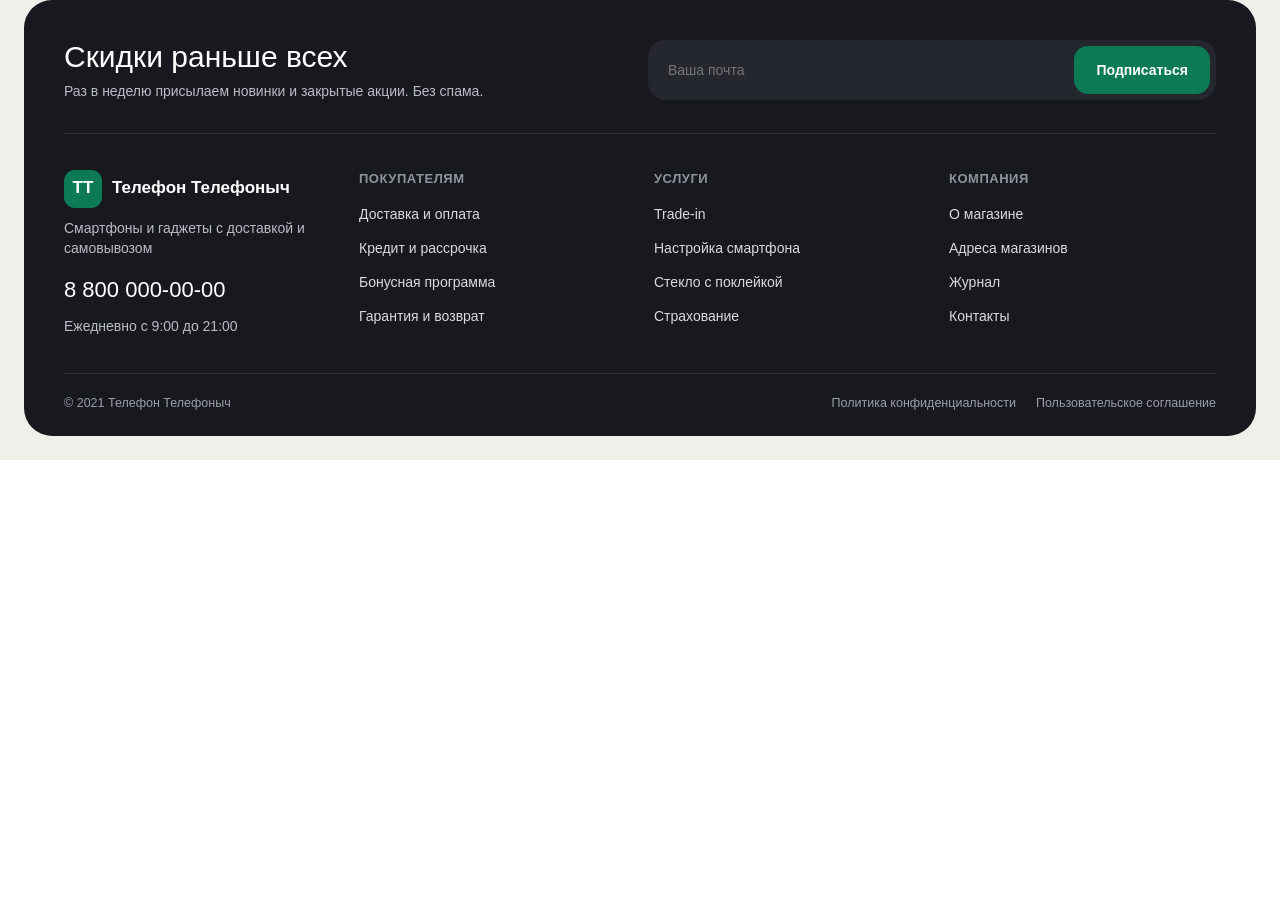
<file: shop/dc/Footer.dc.html>
<!doctype html>
<html lang="ru">
<head>
<meta charset="utf-8">
<title>Подвал магазина</title>
</head>
<body>
<x-dc>
<helmet>
<style>
body{margin:0}
</style>
</helmet>
<footer style="font-family: 'Onest', Arial, sans-serif; background: #F1EFEA; color: #17191E; font-size: 14px; line-height: 1.45; padding: 0 24px 24px">
<div style="max-width: 1232px; margin: 0 auto; background: #17191E; color: #D9DBDF; border-radius: 28px; padding: 40px 40px 24px; box-sizing: border-box; display: flex; flex-direction: column; gap: 36px">
<div style="display: flex; flex-wrap: wrap; align-items: center; justify-content: space-between; gap: 20px 48px; padding-bottom: 32px; border-bottom: 1px solid #30343B">
<div style="flex: 1 1 360px; min-width: 0">
<h2 style="margin: 0 0 6px; font-family: 'Jost', sans-serif; font-weight: 500; font-size: 30px; line-height: 1.15; color: #FFFFFF">Скидки раньше всех</h2>
<p style="margin: 0; color: #B9BDC4">Раз в неделю присылаем новинки и закрытые акции. Без спама.</p>
</div>
<form style="flex: 1 1 380px; min-width: 0; display: flex; gap: 8px; padding: 6px; border-radius: 18px; background: #24272D">
<label for="ft-email" style="position: absolute; width: 1px; height: 1px; overflow: hidden; clip: rect(0 0 0 0)">Электронная почта</label>
<input id="ft-email" type="email" placeholder="Ваша почта" style="flex: 1 1 auto; min-width: 0; box-sizing: border-box; height: 48px; padding: 0 14px; border: 0; border-radius: 14px; background: transparent; font: inherit; color: #FFFFFF">
<button type="button" style="flex: none; height: 48px; padding: 0 22px; border: 0; border-radius: 14px; background: #0B7A55; color: #FFFFFF; font: inherit; font-weight: 600; cursor: pointer">Подписаться</button>
</form>
</div>
<div style="display: grid; grid-template-columns: repeat(auto-fit, minmax(min(190px, 100%), 1fr)); gap: 28px">
<div style="display: flex; flex-direction: column; gap: 10px">
<span style="display: flex; align-items: center; gap: 10px"><span aria-hidden="true" style="width: 38px; height: 38px; border-radius: 11px; background: #0B7A55; color: #FFFFFF; font-family: 'Jost', sans-serif; font-weight: 600; font-size: 17px; display: flex; align-items: center; justify-content: center">ТТ</span><span style="font-family: 'Jost', sans-serif; font-weight: 600; font-size: 17px; color: #FFFFFF">Телефон Телефоныч</span></span>
<span style="color: #B9BDC4">Смартфоны и гаджеты с доставкой и самовывозом</span>
<span style="font-family: 'Jost', sans-serif; font-size: 22px; font-weight: 500; color: #FFFFFF; margin-top: 6px">8 800 000-00-00</span>
<span style="color: #B9BDC4">Ежедневно с 9:00 до 21:00</span>
</div>
<div style="display: flex; flex-direction: column; gap: 2px">
<h3 style="margin: 0 0 8px; font-size: 13px; font-weight: 600; letter-spacing: 0.04em; text-transform: uppercase; color: #8E949E">Покупателям</h3>
<a href="#" style="display: inline-flex; align-items: center; min-height: 32px; color: #D9DBDF; text-decoration: none">Доставка и оплата</a>
<a href="#" style="display: inline-flex; align-items: center; min-height: 32px; color: #D9DBDF; text-decoration: none">Кредит и рассрочка</a>
<a href="#" style="display: inline-flex; align-items: center; min-height: 32px; color: #D9DBDF; text-decoration: none">Бонусная программа</a>
<a href="#" style="display: inline-flex; align-items: center; min-height: 32px; color: #D9DBDF; text-decoration: none">Гарантия и возврат</a>
</div>
<div style="display: flex; flex-direction: column; gap: 2px">
<h3 style="margin: 0 0 8px; font-size: 13px; font-weight: 600; letter-spacing: 0.04em; text-transform: uppercase; color: #8E949E">Услуги</h3>
<a href="#" style="display: inline-flex; align-items: center; min-height: 32px; color: #D9DBDF; text-decoration: none">Trade-in</a>
<a href="#" style="display: inline-flex; align-items: center; min-height: 32px; color: #D9DBDF; text-decoration: none">Настройка смартфона</a>
<a href="#" style="display: inline-flex; align-items: center; min-height: 32px; color: #D9DBDF; text-decoration: none">Стекло с поклейкой</a>
<a href="#" style="display: inline-flex; align-items: center; min-height: 32px; color: #D9DBDF; text-decoration: none">Страхование</a>
</div>
<div style="display: flex; flex-direction: column; gap: 2px">
<h3 style="margin: 0 0 8px; font-size: 13px; font-weight: 600; letter-spacing: 0.04em; text-transform: uppercase; color: #8E949E">Компания</h3>
<a href="#" style="display: inline-flex; align-items: center; min-height: 32px; color: #D9DBDF; text-decoration: none">О магазине</a>
<a href="#" style="display: inline-flex; align-items: center; min-height: 32px; color: #D9DBDF; text-decoration: none">Адреса магазинов</a>
<a href="#" style="display: inline-flex; align-items: center; min-height: 32px; color: #D9DBDF; text-decoration: none">Журнал</a>
<a href="#" style="display: inline-flex; align-items: center; min-height: 32px; color: #D9DBDF; text-decoration: none">Контакты</a>
</div>
</div>
<div style="padding-top: 20px; border-top: 1px solid #30343B; display: flex; flex-wrap: wrap; justify-content: space-between; gap: 8px 24px; font-size: 12.5px; color: #9AA0A9"><span>© 2021 Телефон Телефоныч</span><span style="display: flex; gap: 20px"><a href="#" style="color: rgb(154, 160, 169); text-decoration: none">Политика конфиденциальности</a><a href="#" style="color: rgb(154, 160, 169); text-decoration: none">Пользовательское соглашение</a></span></div>
</div>
</footer>
</x-dc>
<script type="text/x-dc" data-dc-script data-props='{"$preview":{"width":1440,"height":520}}'>
class Component extends DCLogic {
renderVals() {
return {};
}
}
</script>
</body>
</html>
</file>
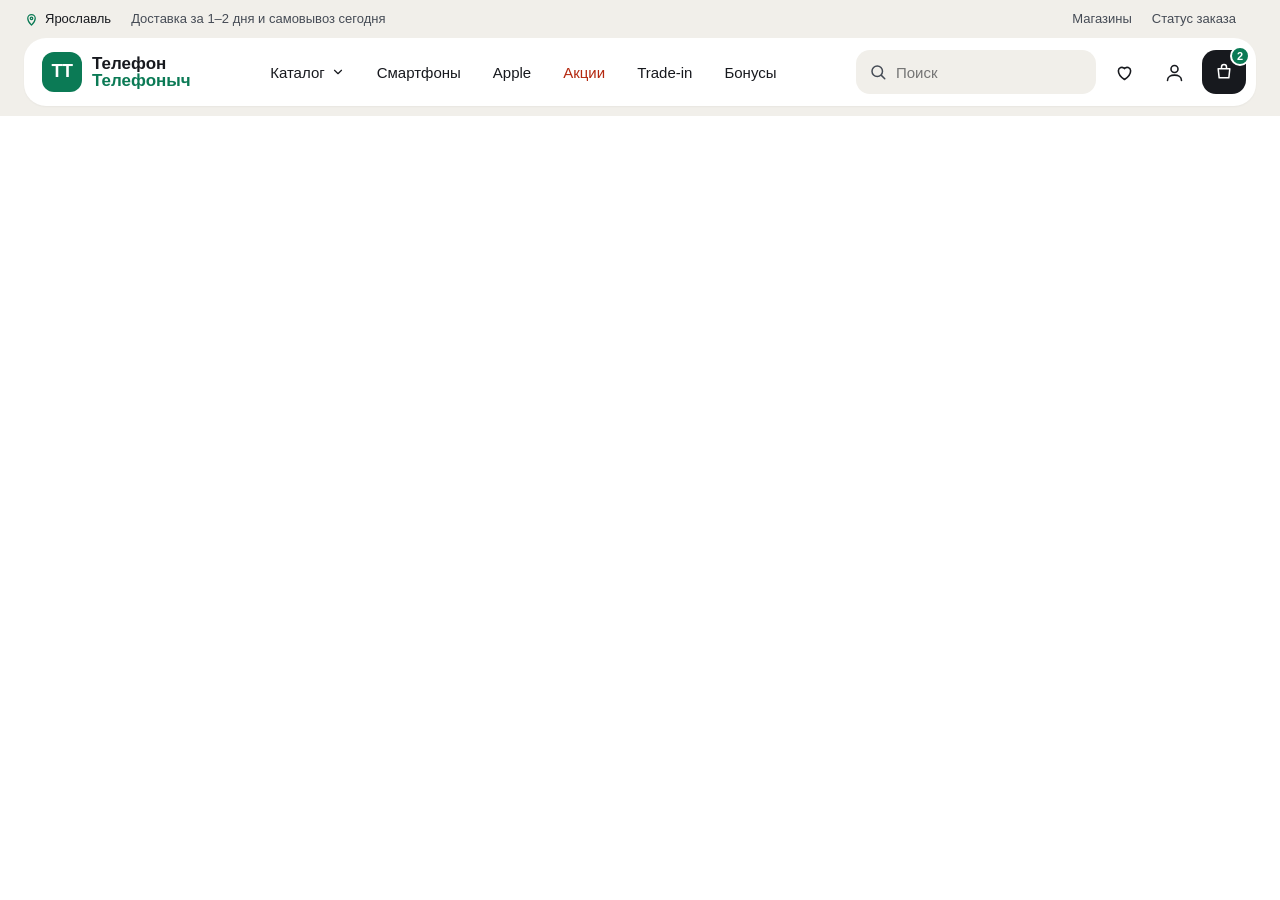
<file: shop/dc/Header.dc.html>
<!doctype html>
<html lang="ru">
<head>
<meta charset="utf-8">
<title>Шапка магазина</title>
</head>
<body>
<x-dc>
<helmet>
<style>
body{margin:0}
</style>
</helmet>
<header style="font-family: 'Onest', Arial, sans-serif; color: #17191E; background: #F1EFEA; font-size: 15px; line-height: 1.4">
<div style="max-width: 1280px; margin: 0 auto; padding: 0 24px; box-sizing: border-box; min-height: 38px; display: flex; flex-wrap: wrap; align-items: center; justify-content: space-between; gap: 0 24px; font-size: 13px; color: #454B55">
<div style="display: flex; flex-wrap: wrap; align-items: center; gap: 0 20px">
<button type="button" style="display: inline-flex; align-items: center; gap: 6px; min-height: 38px; padding: 0; border: 0; background: transparent; font: inherit; font-weight: 500; color: #17191E; cursor: pointer"><svg aria-hidden="true" width="15" height="15" viewBox="0 0 24 24" fill="none" stroke="#0B7A55" stroke-width="2" stroke-linecap="round" stroke-linejoin="round"><path d="M12 21s-6-5.5-6-11a6 6 0 0 1 12 0c0 5.5-6 11-6 11zM12 12a2 2 0 1 0 0-4 2 2 0 0 0 0 4z"></path></svg><span>Ярославль</span></button>
<span>Доставка за 1–2 дня и самовывоз сегодня</span>
</div>
<div style="display: flex; flex-wrap: wrap; align-items: center; gap: 0 20px"><a href="#" style="display: inline-flex; align-items: center; min-height: 38px; color: rgb(69, 75, 85); text-decoration: none">Магазины</a><a href="#" style="display: inline-flex; align-items: center; min-height: 38px; color: rgb(69, 75, 85); text-decoration: none">Статус заказа</a><span style="font-weight: 600; color: rgb(23, 25, 30)"><br><br></span></div>
</div>
<div style="max-width: 1280px; margin: 0 auto; padding: 0 24px 10px; box-sizing: border-box">
<div style="background: #FFFFFF; border-radius: 22px; padding: 10px 10px 10px 18px; display: flex; flex-wrap: wrap; align-items: center; gap: 12px 24px; box-shadow: 0 1px 2px rgba(23,25,30,0.04)">
<a href="index.html" aria-label="Телефон Телефоныч — на главную" style="display: flex; align-items: center; gap: 10px; min-height: 48px; text-decoration: none; color: #17191E">
<span aria-hidden="true" style="width: 40px; height: 40px; border-radius: 12px; background: #0B7A55; color: #FFFFFF; font-family: 'Jost', sans-serif; font-weight: 600; font-size: 18px; letter-spacing: -0.5px; display: flex; align-items: center; justify-content: center">ТТ</span>
<span style="display: flex; flex-direction: column; line-height: 1.02; font-family: 'Jost', sans-serif; font-weight: 600; font-size: 17px"><span>Телефон</span><span style="color: #0B7A55">Телефоныч</span></span>
</a>
<nav aria-label="Разделы" style="flex: 1 1 auto; display: flex; flex-wrap: wrap; justify-content: center; gap: 0 4px; font-size: 15px">
<a href="catalog.html" style="display: inline-flex; align-items: center; gap: 6px; min-height: 44px; padding: 0 14px; border-radius: 12px; color: #17191E; text-decoration: none; font-weight: 500">Каталог<svg aria-hidden="true" width="14" height="14" viewBox="0 0 24 24" fill="none" stroke="currentColor" stroke-width="2" stroke-linecap="round" stroke-linejoin="round"><path d="M6 9l6 6 6-6"></path></svg></a>
<a href="catalog.html" style="display: inline-flex; align-items: center; min-height: 44px; padding: 0 14px; border-radius: 12px; color: #17191E; text-decoration: none">Смартфоны</a>
<a href="#" style="display: inline-flex; align-items: center; min-height: 44px; padding: 0 14px; border-radius: 12px; color: #17191E; text-decoration: none">Apple</a>
<a href="#" style="display: inline-flex; align-items: center; min-height: 44px; padding: 0 14px; border-radius: 12px; color: #B4280F; text-decoration: none">Акции</a>
<a href="#" style="display: inline-flex; align-items: center; min-height: 44px; padding: 0 14px; border-radius: 12px; color: #17191E; text-decoration: none">Trade-in</a>
<a href="#" style="display: inline-flex; align-items: center; min-height: 44px; padding: 0 14px; border-radius: 12px; color: #17191E; text-decoration: none">Бонусы</a>
</nav>
<div style="display: flex; align-items: center; gap: 6px">
<form role="search" style="position: relative; width: 240px; max-width: 100%">
<label for="hdr-search" style="position: absolute; width: 1px; height: 1px; overflow: hidden; clip: rect(0 0 0 0)">Поиск по магазину</label>
<input id="hdr-search" type="search" placeholder="Поиск" style="box-sizing: border-box; width: 100%; height: 44px; padding: 0 14px 0 40px; border: 0; border-radius: 14px; background: #F1EFEA; font: inherit; color: #17191E">
<svg aria-hidden="true" width="18" height="18" viewBox="0 0 24 24" fill="none" stroke="#454B55" stroke-width="2" stroke-linecap="round" style="position: absolute; left: 13px; top: 13px"><path d="M11 18a7 7 0 1 0 0-14 7 7 0 0 0 0 14zM16.5 16.5L21 21"></path></svg>
</form>
<a href="#" aria-label="Избранное" style="width: 44px; height: 44px; border-radius: 14px; display: flex; align-items: center; justify-content: center; color: #17191E"><svg aria-hidden="true" width="21" height="21" viewBox="0 0 24 24" fill="none" stroke="currentColor" stroke-width="1.8" stroke-linecap="round" stroke-linejoin="round"><path d="M12 20s-7-4.5-7-10a4 4 0 0 1 7-2.5A4 4 0 0 1 19 10c0 5.5-7 10-7 10z"></path></svg></a>
<a href="#" aria-label="Войти" style="width: 44px; height: 44px; border-radius: 14px; display: flex; align-items: center; justify-content: center; color: #17191E"><svg aria-hidden="true" width="21" height="21" viewBox="0 0 24 24" fill="none" stroke="currentColor" stroke-width="1.8" stroke-linecap="round" stroke-linejoin="round"><path d="M12 12a4 4 0 1 0 0-8 4 4 0 0 0 0 8zM4 21c0-4 4-6 8-6s8 2 8 6"></path></svg></a>
<a href="#" aria-label="Корзина, 2 товара" style="position: relative; width: 44px; height: 44px; border-radius: 14px; background: #17191E; display: flex; align-items: center; justify-content: center; color: #FFFFFF"><svg aria-hidden="true" width="20" height="20" viewBox="0 0 24 24" fill="none" stroke="currentColor" stroke-width="1.8" stroke-linecap="round" stroke-linejoin="round"><path d="M5 8h14l-1.2 11H6.2zM9 8V6a3 3 0 0 1 6 0v2"></path></svg><span aria-hidden="true" style="position: absolute; top: -4px; right: -4px; min-width: 20px; height: 20px; box-sizing: border-box; padding: 0 5px; border-radius: 10px; background: #0B7A55; border: 2px solid #FFFFFF; color: #FFFFFF; font-size: 11px; font-weight: 600; line-height: 16px; text-align: center">2</span></a>
</div>
</div>
</div>
</header>
</x-dc>
<script type="text/x-dc" data-dc-script data-props='{"$preview":{"width":1440,"height":110}}'>
class Component extends DCLogic {
renderVals() {
return {};
}
}
</script>
</body>
</html>
</file>
<file: prototypes/styles.css>
@font-face{font-family:Golos;src:url(../assets/fonts/golos-text-cyrillic-400.woff2);unicode-range:U+0400-045F,U+0490-0491,U+04B0-04B1,U+2116}
@font-face{font-family:Golos;src:url(../assets/fonts/golos-text-latin-400.woff2);unicode-range:U+0000-00FF,U+2000-206F,U+20AC,U+2191,U+2193,U+2212,U+FEFF,U+FFFD}
*{box-sizing:border-box}
body{margin:0;display:grid;grid-template-columns:220px minmax(0,1fr);min-height:100vh;background:var(--canvas);color:var(--ink);font:14px Golos,Arial,sans-serif}
a{color:inherit;text-decoration:none}
button,input{font:inherit}
button{cursor:pointer}
aside{display:flex;flex-direction:column;background:var(--sidebar);color:var(--nav);padding:28px 16px 20px;border-right:1px solid var(--line)}
.brand{display:flex;align-items:center;gap:12px;padding:0 8px;color:var(--brand);font-size:22px;font-weight:700;letter-spacing:-.6px}
.logo{display:grid;place-items:center;width:38px;height:38px;border-radius:10px;background:var(--accent);color:white;font-size:22px}
.context{margin:24px 4px 32px;padding:12px;border:1px solid var(--navline);border-radius:8px;font-size:12px;color:var(--brand)}
.context small,.profile small{display:block;color:var(--nav);margin-top:4px}
nav>small{display:block;margin:0 10px 12px;text-transform:uppercase;letter-spacing:.12em;font-size:10px}
nav a{display:flex;align-items:center;gap:12px;padding:12px 10px;margin-bottom:4px;border-radius:7px}
nav a:hover,nav a[aria-current]{background:var(--active);color:var(--selected)}
.nav-icon{width:16px;text-align:center;font-size:17px}
.profile{margin-top:auto;padding:16px 4px 0;border-top:1px solid var(--navline);display:flex;align-items:center;gap:10px;color:var(--brand);font-size:12px}
.avatar{display:grid;place-items:center;width:34px;height:34px;border-radius:50%;background:var(--active);color:var(--selected)}
#topbar{height:64px;display:flex;align-items:center;justify-content:space-between;padding:0 30px;border-bottom:1px solid var(--line);background:white;color:var(--muted);font-size:12px}
#topbar b{color:var(--ink)}
#workspace{padding:22px 30px 4px}
.heading{display:flex;align-items:end;justify-content:space-between;gap:16px;margin-bottom:22px}
h1,h2,p{margin:0}
h1{font-size:34px;line-height:1.2;letter-spacing:-1.1px;margin-bottom:7px}
h2{font-size:16px;letter-spacing:-.2px}
.heading p,.muted,.panel-head p{color:var(--muted)}
.pill{display:inline-flex;align-items:center;gap:6px;border-radius:7px;padding:9px 12px;white-space:nowrap}
.pill{background:white;border:1px solid var(--line);color:var(--ink)}
.metrics{display:grid;grid-template-columns:repeat(4,1fr);gap:14px;margin-bottom:16px}
.metric,.panel{background:white;border:1px solid var(--line);border-radius:var(--radius);overflow:hidden}
.metric{padding:14px 16px}
.metric>span{color:var(--muted);font-size:12px}
.metric strong{display:block;font-size:25px;letter-spacing:-.7px;margin:6px 0 4px}
.metric small{color:var(--accent);font-size:11px}
.panel{margin-bottom:12px}
.panel-head{display:flex;align-items:center;justify-content:space-between;gap:12px;padding:14px 17px;border-bottom:1px solid var(--line)}
.panel-head p{font-size:12px;margin-top:4px}
.split{display:grid;grid-template-columns:1.75fr 1fr;gap:16px}
.plot{height:166px;display:flex;gap:13px;padding:15px 18px 15px 12px}
.plot-labels{display:flex;flex-direction:column;justify-content:space-between;padding-bottom:18px;color:var(--muted);font-size:10px;text-align:right;width:44px}
.bars{flex:1;display:flex;justify-content:space-around;gap:8px;background:repeating-linear-gradient(to top, var(--line) 0 1px,transparent 1px 25%);background-size:100% calc(100% - 18px);background-repeat:no-repeat}
.bar-group{display:flex;flex:1;align-items:center;flex-direction:column;justify-content:end;gap:5px;color:var(--muted);font-size:10px}
.bar-track{display:flex;align-items:end;justify-content:center;gap:4px;width:100%;flex:1}
.bar{width:27%;border-radius:4px 4px 0 0;background:var(--accent)}
.bar.plan{background:var(--soft)}
.breakdown{padding:12px 17px;display:grid;gap:11px}
.breakdown>div{display:grid;grid-template-columns:1fr auto;gap:5px;font-size:12px}
.breakdown meter{width:100%;height:8px;grid-column:1/-1;background:var(--soft)}
meter::-webkit-meter-bar{background:var(--soft);border:0}
meter::-webkit-meter-optimum-value{background:var(--accent)}
.table-wrap{overflow:auto}
table{width:100%;border-collapse:collapse;text-align:left;font-size:12px}
th,td{padding:10px 16px;border-bottom:1px solid var(--line);white-space:nowrap}
th{background:var(--canvas);color:var(--muted);font-size:11px;font-weight:400}
tbody tr:last-child td{border:0}
tbody tr:hover{background:var(--canvas)}
.record{color:var(--accent);text-align:left;border:0;background:transparent;padding:0;font-weight:700}
.record:hover{text-decoration:underline}
.status{display:inline-flex;align-items:center;gap:5px;padding:4px 7px;border-radius:5px;background:#e8f6ed;color:#216543;font-size:10px}
.status::before{content:"";width:5px;height:5px;border-radius:50%;background:currentColor}
.status.wait{background:#fff3d9;color:#8a520c}
.status.info{background:var(--soft);color:var(--accent)}
.filters{display:flex;flex-wrap:wrap;gap:8px;padding:12px 16px;border-bottom:1px solid var(--line)}
.filters input{flex:1;min-width:180px;border:1px solid var(--line);border-radius:7px;padding:8px 10px}
.note{padding:12px 16px;color:var(--muted);font-size:11px}
.timeline{padding:6px 17px 12px}
.timeline div{display:grid;grid-template-columns:39px 1fr;gap:10px;padding:10px 0;border-bottom:1px solid var(--line);font-size:12px}
.timeline div:last-child{border:0}
.timeline time{color:var(--accent)}
.timeline small{display:block;margin-top:4px;color:var(--muted)}
.map{height:235px;background:#ebf1e9;position:relative;overflow:hidden}
.map svg{display:block;width:100%;height:100%}
.map .label{position:absolute;bottom:12px;left:12px}
dialog{border:1px solid var(--line);border-radius:12px;padding:24px;width:min(480px,calc(100% - 32px));color:var(--ink)}
dialog::backdrop{background:#111a2e80}
dialog form{text-align:right}
dialog button{border:0;background:var(--soft);border-radius:6px;color:var(--ink)}
dialog dl{display:grid;grid-template-columns:auto 1fr;gap:12px}
dialog dt{color:var(--muted)}
@media(max-width:950px){body{grid-template-columns:175px minmax(0,1fr)}#workspace,#topbar{padding-left:18px;padding-right:18px}.metrics{grid-template-columns:repeat(2,1fr)}}
@media(max-width:650px){body{display:block}aside{padding:14px}.context,.profile,nav>small{display:none}nav{display:flex;overflow:auto;margin-top:8px}nav a{white-space:nowrap}.split{display:block}.heading{display:block}.heading .pill{margin-top:10px}}
.legend{color:var(--accent);font-size:11px;white-space:nowrap}
.filters button[aria-pressed="true"]{background:var(--soft);color:var(--accent);border-color:var(--accent)}
dialog dd{margin:0}

.top-actions{display:flex;gap:16px;align-items:center}
.top-actions a{color:var(--accent);white-space:nowrap}
.top-actions a:hover{text-decoration:underline}
@media(max-width:650px){.top-actions span{display:none}}
</file>
